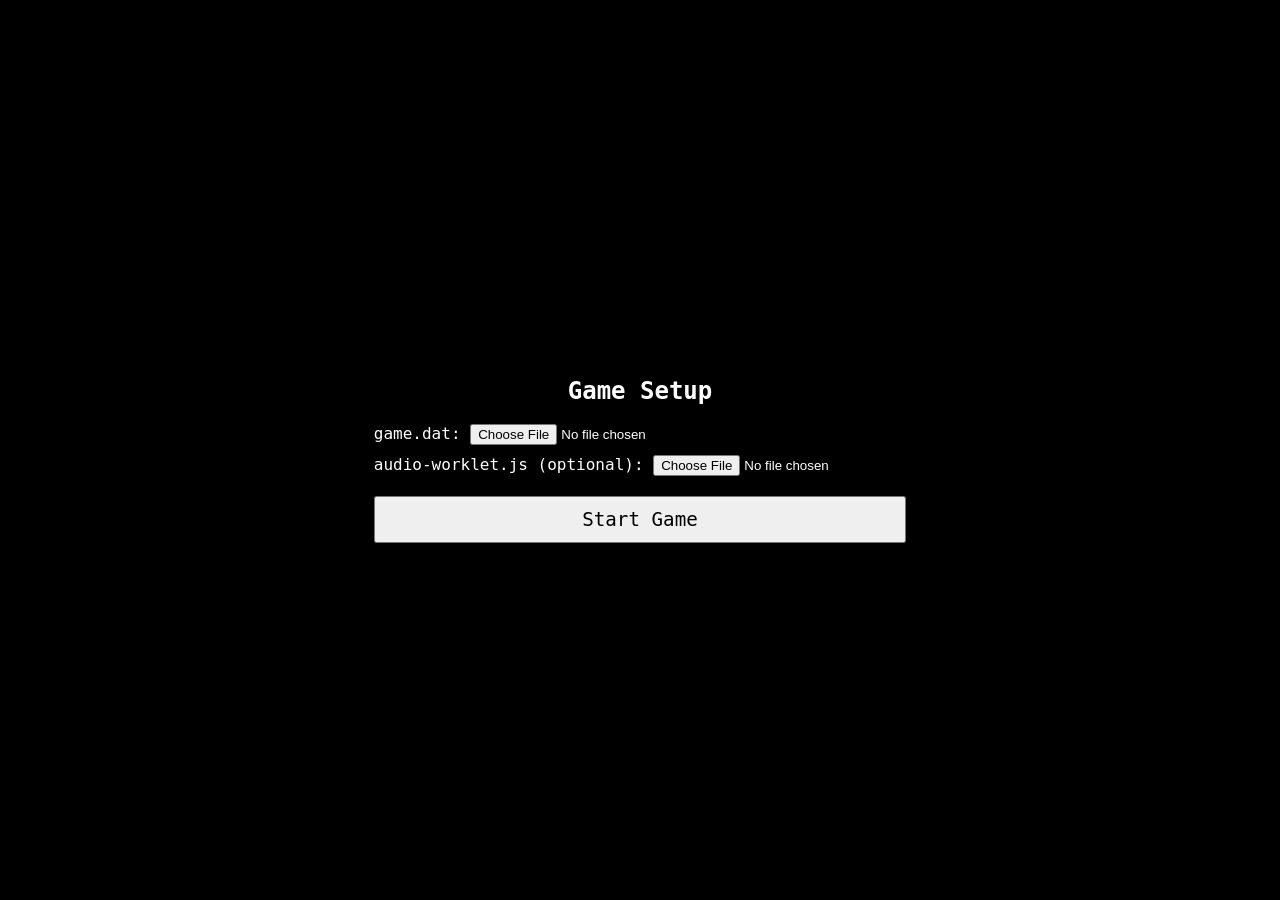
<file: index.html>
<!DOCTYPE html>
<html lang="en-us">
  <head>
    <meta charset="utf-8" />
    <meta http-equiv="Content-Type" content="text/html; charset=utf-8" />
    <meta name="viewport" content="viewport-fit=cover, width=device-width, initial-scale=1.0, minimum-scale=1.0, maximum-scale=1.0" />
	<!-- For Favicons -->
    <link rel="icon" type="image/png" href="[data-uri]">
	<!-- For Page Title -->
    <title>UNDERTALE</title>
    <style>
      @-webkit-keyframes rotation {
        from {
          -webkit-transform: rotate(0deg);
        }

        to {
          -webkit-transform: rotate(360deg);
        }
      }

      @-moz-keyframes rotation {
        from {
          -moz-transform: rotate(0deg);
        }

        to {
          -moz-transform: rotate(360deg);
        }
      }

      @-o-keyframes rotation {
        from {
          -o-transform: rotate(0deg);
        }

        to {
          -o-transform: rotate(360deg);
        }
      }

      @keyframes rotation {
        from {
          transform: rotate(0deg);
        }

        to {
          transform: rotate(360deg);
        }
      }

      html {
        background: #FFFFFF;
      }

      body {
        font-family: arial;
        margin: 0;
        padding: 0;
        min-height: 100vh;
        min-height: -webkit-fill-available;
        min-height: fill-available;
        min-height: 100vh; /* Otherwise contents can be covered by an address bar in Safari on iOS 15 */
        min-width: 100vw;
        background: radial-gradient(
          56.63% 56.63% at 50% 43.37%,
          transparent 0%,
          transparent 100%
        );
		background-color: black;
        display: flex;
        flex-direction: column;
        overflow-x: hidden;
		place-items: center;
      }
      
      body.mobile-controls-active {
        justify-content: flex-start;
        align-items: center;
        touch-action: none;
        -webkit-touch-callout: none;
      }

      body.scrollingDisabled {
        overflow: hidden;
      }

      .emscripten {
        padding-right: 0;
        display: block;
      }

      div.emscripten {
        text-align: center;
		font-family: "Lucida Console", Monaco, monospace;
      }

      /* the canvas *must not* have any border or padding, or mouse coords will be wrong */
      canvas.emscripten {
        display: none;
        background-color: black;
        position: relative;
        transition: opacity 5s ease-in;
        -webkit-transition: opacity 5s ease-in;
        opacity: 0;
        filter: blur(0) grayscale(0);
        image-rendering: optimizeSpeed;             /* Older versions of FF          */
        image-rendering: -moz-crisp-edges;          /* FF 6.0+                       */
        image-rendering: -webkit-optimize-contrast; /* Safari                        */
        image-rendering: -o-crisp-edges;            /* OS X & Windows Opera (12.02+) */
        image-rendering: pixelated;                 /* Awesome future-browsers       */
        -ms-interpolation-mode: nearest-neighbor;   /* IE                            */
      }

      canvas.active {
        animation-name: fadeIn;
        animation-duration: 2s;
        opacity: 1;
      }

      canvas.paused {
        animation-name: blur;
        animation-duration: 0.5s;
        filter: blur(2px) grayscale(1);
      }

      canvas.unpaused {
        animation-name: none;
      }

      canvas.animatedSizeTransitions {
        transition: width 0.3s ease, height 0.3s ease;
      }

      @keyframes fadeIn {
        0% {
          opacity: 0;
        }

        100% {
          opacity: 1;
        }
      }

      @keyframes blur {
        0% {
          filter: blur(0) grayscale(0);
        }

        100% {
          filter: blur(2px) grayscale(1);
        }
      }

      .spinner {
        height: 30px;
        width: 30px;

        -webkit-animation: rotation 0.8s linear infinite;
        -moz-animation: rotation 0.8s linear infinite;
        -o-animation: rotation 0.8s linear infinite;
        animation: rotation 0.8s linear infinite;

        border: 5px solid #bdff00;
        border-top: 5px solid #719900;
        border-radius: 100%;
      }

      #status {
        display: inline-block;
        vertical-align: top;
        font-weight: bold;
        color: white;
      }

      #progress {
        width: 250px;
        height: 10px;
        -webkit-appearance: none;
        appearance: none;
        padding: 5px;
      }

      /* Determines the style of the background of the progress bar */
      progress[value]::-webkit-progress-bar {
        background-color: #8492a6;
        height: 10px;
        border-radius: 15px;
      }
      /* Determines the style of the completed part of the progress bar */
      progress[value]::-webkit-progress-value {
        background-image: -webkit-linear-gradient(left, #719900, #bdff00);
        height: 10px;
        border-radius: 15px;
      }

      div.loading {
        position: absolute;
        top: 0;
        bottom: 0;
        left: 0;
        right: 0;
        display: flex;
        flex-direction: column;
        justify-content: center;
        align-items: center;
        pointer-events: none;
      }
      div.loading > * {
        padding: 10px;
        margin: 10px;
      }

      .output-container {
        text-align: center;
        margin-top: auto;
      }
      .output-button {
        border: none;
        width: 200px;
        height: 25px;
        margin: 5px;
        border-radius: 5px;
        cursor: pointer;
        background-color: black;
        color: white;
		outline-color: #20c20e;
		outline-style: dashed;
        font-family: "Lucida Console", Monaco, monospace;
      }

      #output {
        display: none;
        height: 200px;
        background-color: black;
        color: white;
        font-family: "Lucida Console", Monaco, monospace;
        outline: none;
        border: none;
        padding: 0;
        width: 100%;
      }

      #message-container {
        display: none;
        min-height: 50px;
        background-color: rgba(20, 20, 20, 0.5);
        outline: none;
        border: none;
        padding: 0;
        width: 100%;
        position: absolute;
        top: 0;
      }

      #messages {
        margin-left: 50px;
        color: white;
        font-family: "Lucida Console", Monaco, monospace;
        outline: none;
        border: none;
        padding: 0;
      }

      img.qrCode {
         opacity: 1.0;
         width: 50%;
         height: 50%;
      }

      #pauseMenuContainer {
        position: absolute;
        top: 0;
        bottom: 0;
        left: 0;
        right: 0;
        display: flex;
        justify-content: center;
        align-items: center;
      }

      #pauseMenuContainer[hidden] {
        display: none !important;
        opacity: 0;
      }

      #pauseMenuBorder {
        background: linear-gradient(135deg, #FA1E4E, transparent 40%);
        padding: 1px;
        border-radius: 4px;
        clip-path: polygon(10.5px 0, 100% 0, 100% 100%, 0 100%, 0 10.5px);
        width: 70vw;
        max-width: 400px;
      }

      #pauseMenu {
        display: flex;
        flex-direction: column;
        padding: 60px 30px 60px 30px;
        background: linear-gradient(180deg, #2E273F 16.15%, rgba(46, 39, 63, 0.79) 56.25%, #2E273F 91.15%);
        border-radius: 4px;
        clip-path: polygon(10px 0, 100% 0, 100% 100%, 0 100%, 0 10px);
        animation-name: fadeIn;
        animation-duration: 0.5s;
        opacity: 1;
      }

      #pauseMenu button {
        font-weight: 500;
        font-size: 17px;
        color: white;
        background: #FA1E4E;
        border: 1px solid #FA1E4E;
        border-radius: 6px;
        padding: 12px 24px;
        margin: 5px 0;
        -webkit-user-select: none;
        user-select: none;
      }

      #pauseMenu button#quitButton {
        background: #FA1E4E40;
      }

      #pauseMenu button:hover {
        filter: brightness(1.15);
      }

      #pauseMenu button:active {
        filter: brightness(0.85);
      }

      #pauseMenu button[hidden] {
        display: none;
      }

      #upload-overlay {
        position: fixed;
        top: 0;
        left: 0;
        width: 100%;
        height: 100%;
        background: rgba(0, 0, 0, 0.9);
        display: flex;
        flex-direction: column;
        justify-content: center;
        align-items: center;
        z-index: 10000;
        color: white;
        font-family: "Lucida Console", Monaco, monospace;
      }

      /* Mobile Controls */
      #mobile-controls {
        display: none;
        position: fixed;
        bottom: 0;
        left: 0;
        width: 100%;
        height: 50%;
        background: rgba(0, 0, 0, 0.5);
        z-index: 9999;
        touch-action: none;
        user-select: none;
        -webkit-user-select: none;
        flex-direction: row;
        justify-content: space-between;
      }

      body.mobile-controls-active #canvas {
      }
      
      .controls-left, .controls-right {
        flex: 1;
        display: flex;
        flex-direction: column;
        justify-content: center;
        align-items: center;
        position: relative;
      }

      .joystick-base {
        width: 120px;
        height: 120px;
        background: rgba(255, 255, 255, 0.1);
        border: 2px solid rgba(255, 255, 255, 0.3);
        border-radius: 50%;
        position: relative;
      }

      .joystick-stick {
        width: 50px;
        height: 50px;
        background: rgba(255, 255, 255, 0.5);
        border-radius: 50%;
        position: absolute;
        top: 50%;
        left: 50%;
        transform: translate(-50%, -50%);
        pointer-events: none;
      }

      .control-btn {
        width: 60px;
        height: 60px;
        background: rgba(255, 255, 255, 0.2);
        border: 2px solid rgba(255, 255, 255, 0.4);
        border-radius: 50%;
        color: white;
        font-size: 24px;
        display: flex;
        justify-content: center;
        align-items: center;
        font-family: monospace;
        user-select: none;
      }
      
      .control-btn:active, .control-btn.active {
        background: rgba(255, 255, 255, 0.5);
      }

      .buttons-row {
        display: flex;
        gap: 20px;
        margin-bottom: 20px;
      }

      #toggle-btn {
        position: absolute;
        top: 10px;
        left: 10px;
        width: 40px;
        height: 40px;
        background: rgba(255, 255, 255, 0.2);
        border: 1px solid rgba(255, 255, 255, 0.4);
        border-radius: 5px;
        color: white;
        display: flex;
        justify-content: center;
        align-items: center;
        font-size: 20px;
        cursor: pointer;
        z-index: 10000;
      }

      #dpad-container {
        display: flex;
        flex-direction: column;
        align-items: center;
        gap: 5px;
      }
    </style>
  </head>
  <body>
    <canvas
      class="emscripten"
      id="canvas"
      oncontextmenu="event.preventDefault()"
      tabindex="-1"
    >
    </canvas>
    <div id="pauseMenuContainer" hidden>
      <div id="pauseMenuBorder">
        <div id="pauseMenu">
          <button id="resumeButton" onclick="resume()">
            Resume
          </button>
          <button id="quitButton" onclick="quitIfSupported()">
            Quit
          </button>
        </div>
        </div>
    </div>
    <div id="mobile-controls">
        <div class="controls-left">
            <div id="toggle-btn" onclick="toggleJoystick()">🎮</div>
            <div id="joystick-container">
                <div class="joystick-base" id="joystick-base">
                    <div class="joystick-stick" id="joystick-stick"></div>
                </div>
            </div>
            <div id="dpad-container" style="display: none;">
                <div class="control-btn" data-key="38" style="margin-bottom: 5px;">▲</div>
                <div style="display: flex; gap: 65px; margin-bottom: 5px;">
                    <div class="control-btn" data-key="37">◀</div>
                    <div class="control-btn" data-key="39">▶</div>
                </div>
                <div class="control-btn" data-key="40">▼</div>
            </div>
        </div>
<div class="controls-right">
    <div class="buttons-row">
        <div class="control-btn" data-key="88">X</div>
        <div class="control-btn" data-key="67">C</div>
    </div>
    <div class="control-btn" data-key="90">Z</div>
</div>
    </div>
    <div class="loading" style="display: none;">
      <div class="spinner" id="spinner"></div>
      <div class="emscripten" id="status">Downloading...</div>

      <progress value="0" max="100" id="progress" hidden="1"></progress>
    </div>

    <div id="upload-overlay">
        <h2>Game Setup</h2>
        <div id="upload-form" style="display: flex; flex-direction: column; gap: 10px; text-align: left;">
            <label>game.dat: <input type="file" id="file-gamedat"></label>
            <label>audio-worklet.js (optional): <input type="file" id="file-audio"></label>
            <button id="start-game-btn" style="font-size: 1.2em; padding: 10px; margin-top: 10px; font-family: inherit;">Start Game</button>
        </div>
    </div>

    <div id="message-container">
      <div id="messages">
      </div>
    </div>
    <script type="text/javascript">
      const CHANGE_ASPECT_RATIO = true;
		// Main Page Elements
      var bodyElement = document.getElementsByTagName("body")[0];
      var statusElement = document.getElementById("status");
      var progressElement = document.getElementById("progress");
      var spinnerElement = document.getElementById("spinner");
      var canvasElement = document.getElementById("canvas");
      var pauseMenu = document.getElementById("pauseMenuContainer");
      var resumeButton = document.getElementById("resumeButton");
      var quitButton = document.getElementById("quitButton");

      const messageContainerElement = document.getElementById("message-container");
      const messagesElement = document.getElementById("messages");
      let rollbackMessages = [];
	  
	  // BAD STUFF IN CONSOLE | DO NOT DISPLAY!!!
	  const CONSOLE_layer_set_visible = "layer_set_visible() - could not find specified layer in current room";
	  const CONSOLE_layer_tilemap_get_id = "layer_tilemap_get_id() - specified tilemap not found";
	  const CONSOLE_layer_depth = "layer_depth() - can't find specified layer";
	  const CONSOLE_draw_tilemap = "draw_tilemap() - couldn't find specified tilemap";
	  const CONSOLE_layer_get_all_elements = "layer_get_all_elements() - can't find specified layer"; // biggest pain in the ass
	  // crack
	  console.log("*************************");
	  console.log("BetterRunner v1.2");
	  console.log("_____by burnedpopcorn180");
	  console.log("*************************");

      let clearRollbackMessagesTimeoutId = -1;
      const showRollbackMessage = function (message) {
        let messages = "";
        rollbackMessages.push(message);
        rollbackMessages.forEach(m => messages += "<p>" + m + "</p>");

        messagesElement.innerHTML = messages;
        messageContainerElement.style.display = 'block';

        if (clearRollbackMessagesTimeoutId === -1) {
          clearTimeout(clearRollbackMessagesTimeoutId);
        }
        clearRollbackMessagesTimeoutId = setTimeout(clearRollbackMessages, 5000);
      };

      const clearRollbackMessages = function () {
        clearRollbackMessagesTimeoutId = -1;
        rollbackMessages = [];
        messageContainerElement.style.display = 'none';
      };
		
	  // for displaying contents of console to display as a single line of text
	  // stopload is set to 0, as to initialize it
	  var loadprogress = 0;
		
      var startingHeight, startingWidth;
      var startingAspect;
      var Module = {
        preRun: [],
        postRun: [],
        print: (function () {
          var element = document.getElementById("output");
          if (element) element.value = ""; // clear browser cache
          return function (text) {
		  
		  // for displaying contents of console to display as a single line of text
		  // if loading has started
			if (text === "Starting WAD") {
			// tells if statement below to display ALL loading strings
				loadprogress += 1;
			}
	  
			// if loading has started
			if (loadprogress === 1) {
			// allow console to be displayed as text on-screen
				Module.setStatus(text);
			}
			// if game has started
			// greater than or equal to just in case
			else if (loadprogress >= 2) {
			// then set load text to nothing
				Module.setStatus("");
			}
		    // back to normal shit
			
            if (arguments.length > 1)
              text = Array.prototype.slice.call(arguments).join(" ");
			// for normal console
			if (text != CONSOLE_layer_set_visible && text != CONSOLE_layer_tilemap_get_id && text != CONSOLE_layer_depth && text != CONSOLE_draw_tilemap && text != CONSOLE_layer_get_all_elements)
				{console.log(text);}
            if (text === "Entering main loop.") {
              // It seems that this text ensures game is loaded.
              ensureAspectRatio();
			  // below are custom
			  // stops loading text on game run
			  loadprogress += 1;

			  // TRUE END of custom shit
            }
            if (element) {
				// check if bad strings are there, and if not, display text to console box
				if (text != CONSOLE_layer_set_visible && text != CONSOLE_layer_tilemap_get_id && text != CONSOLE_layer_depth && text != CONSOLE_draw_tilemap && text != CONSOLE_layer_get_all_elements)
					{element.value += text + "\n";}
				element.scrollTop = element.scrollHeight; // focus on bottom
            }
          };
        })(),
        printErr: function (text) {
          if (arguments.length > 1)
            text = Array.prototype.slice.call(arguments).join(" ");
          console.error(text);
        },
        canvas: (function () {
          var canvas = document.getElementById("canvas");

          return canvas;
        })(),
        setStatus: function (text) {
          if (!Module.setStatus.last)
            Module.setStatus.last = { time: Date.now(), text: "" };
          if (text === Module.setStatus.last.text) return;
          var m = text.match(/([^(]+)\((\d+(\.\d+)?)\/(\d+)\)/);
          var now = Date.now();
          if (m && now - Module.setStatus.last.time < 30) return; // if this is a progress update, skip it if too soon
          Module.setStatus.last.time = now;
          Module.setStatus.last.text = text;
          if (m) {
            text = m[1];
            progressElement.value = parseInt(m[2]) * 100;
            progressElement.max = parseInt(m[4]) * 100;
            progressElement.hidden = false;
            spinnerElement.hidden = false;
          } else {
            progressElement.value = null;
            progressElement.max = null;
            progressElement.hidden = true;

            // If there are no status text, we are finished and can display
            // the canvas and hide the spinner
            if (!text) {
              spinnerElement.style.display = "none";
              canvasElement.style.display = "block";
            }
          }
          statusElement.innerHTML = text;
        },
        totalDependencies: 0,
        monitorRunDependencies: function (left) {
          this.totalDependencies = Math.max(this.totalDependencies, left);
          Module.setStatus(
            left
              ? "Preparing... (" +
                  (this.totalDependencies - left) +
                  "/" +
                  this.totalDependencies +
                  ")"
              : "All downloads complete."
          );
        },
      };
      Module.setStatus("Downloading...");
      window.onerror = function (event) {
        // TODO: do not warn on ok events like simulating an infinite loop or exitStatus
        Module.setStatus("Exception thrown, see JavaScript console");
        spinnerElement.style.display = "none";
        Module.setStatus = function (text) {
          if (text) Module.printErr("[post-exception status] " + text);
        };
      };

      // Route URL GET parameters to argc+argv
      if (typeof window === "object") {
        Module['arguments'] = window.location.search.substr(1).trim().split('&');
        // If no args were passed arguments = [''], in which case kill the single empty string.
        if (!Module['arguments'][0]) {
          Module['arguments'] = [];
        }
      }
	  
      var g_pWadLoadCallback = undefined;
      function setWadLoadCallback( _wadLoadCallback ) 
      {
        g_pWadLoadCallback = _wadLoadCallback;
      }

      var g_pAddAsyncMethod = -1;

      function setAddAsyncMethod( asyncMethod )
      {
        g_pAddAsyncMethod = asyncMethod;
      }

      var g_pJSExceptionHandler = undefined;

      function setJSExceptionHandler( exceptionHandler )
      {
        if (typeof exceptionHandler == "function") {
            g_pJSExceptionHandler = exceptionHandler;
        } // end if
      } // end setJSExceptionHandler

      function hasJSExceptionHandler()
      {
        return (g_pJSExceptionHandler != undefined) && (typeof g_pJSExceptionHandler == "function");
      } // end hasJSExceptionHandler

      function doJSExceptionHandler( exceptionJSON )
      {
        if (typeof g_pJSExceptionHandler == "function") {
          var exception = JSON.parse( exceptionJSON );
          g_pJSExceptionHandler( exception );
        } // end if
      } // end doJSExceptionHandler

		// Get Files
      function manifestFiles()
      {
        return [ "runner.data",
"runner.js",
"runner.wasm",
"audio-worklet.js",
"game.unx" ].join( ";");
      }

		// Verify Files
      function manifestFilesMD5()
      {
        return [ "f27d559c3b646eb1b6f3a14786946e2d",
"db5d7a12d2cd866bf536f8ce8c8ffb94",
"591f58ecebef9006336731fff76594fb",
"e8f1e8db8cf996f8715a6f2164c2e44e",
"b1e763db5c753fc5928976defdaccaae" ];
      }

      function onFirstFrameRendered()
      {
          //console.log("First frame rendered!");
      }

      function onGameSetWindowSize(width,height)
      {
          if (startingHeight === undefined && startingWidth === undefined) {
              console.log("Initial window size set to width: " + width + ", height: " + height);

              startingHeight = height;
              startingWidth = width;
              startingAspect = startingWidth / startingHeight;
          }
      }

      function ensureAspectRatio() {
        if (canvasElement === undefined) {
          return;
        }

        if (!CHANGE_ASPECT_RATIO) {
          return;
        }
        
        if (startingHeight === undefined && startingWidth === undefined) {
          return;
        }

        canvasElement.classList.add("active");

        const maxWidth = window.innerWidth;
        let maxHeight = window.innerHeight;
        var newHeight, newWidth;
        
        if (document.body.classList.contains('mobile-controls-active')) {
            maxHeight = window.innerHeight / 2;
        }

        // Find the limiting dimension.
        var heightQuotient = startingHeight / maxHeight;
        var widthQuotient = startingWidth / maxWidth;

        if (heightQuotient > widthQuotient) {
          // Max out on height.
          newHeight = maxHeight;
          newWidth = newHeight * startingAspect;
        } else {
          // Max out on width.
          newWidth = maxWidth;
          newHeight = newWidth / startingAspect;
        }

        canvasElement.style.height = newHeight + "px";
        canvasElement.style.width = newWidth + "px";
      }
		// To Pause when it detects the Tab is inactive
      function pause() { // Don't change the name - GX Mobile calls it when the app becomes inactive.
        if (!canvasElement.classList.contains("active")) { // Wait for the canvas to load.
          return
        }
        
        GM_pause();
        pauseMenu.hidden = false;
        canvasElement.classList.add("paused");
      }
		// To Resume when it detects the Tab is Active
      function resume() {
        GM_unpause();
        pauseMenu.hidden = true;
        canvasElement.classList.remove("paused");
        canvasElement.classList.add("unpaused");
        enterFullscreenIfSupported();
        lockOrientationIfSupported();
      }

      function quitIfSupported() {
        if (window.oprt && window.oprt.closeTab) { /* GX Mobile API */
          window.oprt.closeTab();
        } else if (window.chrome && window.chrome.runtime && window.chrome.runtime.sendMessage) {
          window.chrome.runtime.sendMessage('mpojjmidmnpcpopbebmecmjdkdbgdeke', { command: 'closeTab' })
        }
      }

      function enterFullscreenIfSupported() {
        if (!window.oprt || !window.oprt.enterFullscreen) { /* GX Mobile API */
          return;
        }

        window.oprt.enterFullscreen();
        let viewStatus = GM_get_view_status();
        viewStatus.fullscreen = true;
        GM_set_view_status(viewStatus);
      }

      function lockOrientationIfSupported() {
        if (!window.oprt || !window.oprt.lockPortraitOrientation || !window.oprt.lockLandscapeOrientation) { /* GX Mobile API */
          return;
        }

        let viewStatus = GM_get_view_status();
        if (viewStatus.landscape === true && viewStatus.portrait === false) {
          window.oprt.lockPortraitOrientation();
        } else if (viewStatus.landscape === false && viewStatus.portrait === true) {
          window.oprt.lockPortraitOrientation();
        }
      }
		// uh, shit that no one cares about
      const resizeObserver = new ResizeObserver(() => {
        window.requestAnimationFrame(ensureAspectRatio);
        setTimeout(() => window.requestAnimationFrame(ensureAspectRatio), 100);
      });
      resizeObserver.observe(document.body);
		
		// Disable Scrolling on Mobile
      if (/Android|iPhone|iPod/i.test(navigator.userAgent) || window.innerWidth <= 850) {
        bodyElement.className = "scrollingDisabled";
        canvasElement.classList.add("animatedSizeTransitions");
        initMobileControls();
      }

      document.addEventListener("visibilitychange", (event) => {
        if (document.visibilityState != "visible") {
          pause();
        }
      });

      window.addEventListener("load", (event) => {
        if ((!window.oprt || !window.oprt.enterFullscreen) && (!window.chrome || !window.chrome.runtime || !window.chrome.runtime.sendMessage)) {
          quitButton.hidden = true;
        }
      });

      setWadLoadCallback(() => {
        enterFullscreenIfSupported();
        lockOrientationIfSupported();
      });

      // Mobile Controls Logic
      function toggleJoystick() {
          var joystick = document.getElementById('joystick-container');
          var dpad = document.getElementById('dpad-container');
          var btn = document.getElementById('toggle-btn');
          
          if (joystick.style.display !== 'none') {
              joystick.style.display = 'none';
              dpad.style.display = 'flex';
              btn.innerHTML = '🕹️';
          } else {
              joystick.style.display = 'block';
              dpad.style.display = 'none';
              btn.innerHTML = '🎮';
          }
      }

      function initMobileControls() {
          var controls = document.getElementById('mobile-controls');
          if (!controls) return;
          
          controls.style.display = 'flex';
          document.body.classList.add('mobile-controls-active');
          
          // Button Logic
          var buttons = document.querySelectorAll('.control-btn');
          buttons.forEach(function(btn) {
              var keyCode = parseInt(btn.getAttribute('data-key'));
              
              btn.addEventListener('touchstart', function(e) {
                  e.preventDefault();
                  btn.classList.add('active');
                  simulateKey(keyCode, 'keydown');
              });
              
              btn.addEventListener('touchend', function(e) {
                  e.preventDefault();
                  btn.classList.remove('active');
                  simulateKey(keyCode, 'keyup');
              });
          });
          
          // Joystick Logic
          var base = document.getElementById('joystick-base');
          var stick = document.getElementById('joystick-stick');
          var activeTouchId = null;
          var center = { x: 0, y: 0 };
          var maxDist = 35; // Max movement radius
          
          var keys = { UP: 38, DOWN: 40, LEFT: 37, RIGHT: 39 };
          var currentKeys = { UP: false, DOWN: false, LEFT: false, RIGHT: false };
          
          function updateKeys(x, y) {
              var threshold = 10;
              var newKeys = {
                  UP: y < -threshold,
                  DOWN: y > threshold,
                  LEFT: x < -threshold,
                  RIGHT: x > threshold
              };
              
              for (var key in keys) {
                  if (newKeys[key] !== currentKeys[key]) {
                      simulateKey(keys[key], newKeys[key] ? 'keydown' : 'keyup');
                      currentKeys[key] = newKeys[key];
                  }
              }
          }
          
          base.addEventListener('touchstart', function(e) {
              e.preventDefault();
              var touch = e.changedTouches[0];
              activeTouchId = touch.identifier;
              var rect = base.getBoundingClientRect();
              center = { x: rect.left + rect.width / 2, y: rect.top + rect.height / 2 };
              handleJoystickMove(touch.clientX, touch.clientY);
          });
          
          base.addEventListener('touchmove', function(e) {
              e.preventDefault();
              for (var i = 0; i < e.changedTouches.length; i++) {
                  if (e.changedTouches[i].identifier === activeTouchId) {
                      handleJoystickMove(e.changedTouches[i].clientX, e.changedTouches[i].clientY);
                      break;
                  }
              }
          });
          
          var endJoystick = function(e) {
              e.preventDefault();
              for (var i = 0; i < e.changedTouches.length; i++) {
                  if (e.changedTouches[i].identifier === activeTouchId) {
                      activeTouchId = null;
                      stick.style.transform = 'translate(-50%, -50%)';
                      updateKeys(0, 0);
                      break;
                  }
              }
          };
          
          base.addEventListener('touchend', endJoystick);
          base.addEventListener('touchcancel', endJoystick);
          
          function handleJoystickMove(clientX, clientY) {
              var dx = clientX - center.x;
              var dy = clientY - center.y;
              var dist = Math.sqrt(dx * dx + dy * dy);
              
              if (dist > maxDist) {
                  var angle = Math.atan2(dy, dx);
                  dx = Math.cos(angle) * maxDist;
                  dy = Math.sin(angle) * maxDist;
              }
              
              stick.style.transform = 'translate(calc(-50% + ' + dx + 'px), calc(-50% + ' + dy + 'px))';
              updateKeys(dx, dy);
          }
      }

      const keyMap = {
          37: { code: 'ArrowLeft', key: 'ArrowLeft' },
          38: { code: 'ArrowUp', key: 'ArrowUp' },
          39: { code: 'ArrowRight', key: 'ArrowRight' },
          40: { code: 'ArrowDown', key: 'ArrowDown' },
          90: { code: 'KeyZ', key: 'z' },
          88: { code: 'KeyX', key: 'x' },
          67: { code: 'KeyC', key: 'c' }
      };

      function simulateKey(keyCode, type) {
        var keyInfo = keyMap[keyCode] || { code: '', key: '' };
        var evt = new KeyboardEvent(type, {
            bubbles: true,
            cancelable: true,
            view: window,
            key: keyInfo.key,
            code: keyInfo.code
        });
        Object.defineProperty(evt, 'keyCode', {get : function() { return keyCode; }});
        Object.defineProperty(evt, 'which', {get : function() { return keyCode; }});
        document.dispatchEvent(evt);
      }

      // Gamepad Support
      var gamepadIndex = -1;
      var gamepadState = {};
      var gamepadLoopRunning = false;

      window.addEventListener("gamepadconnected", function(e) {
          gamepadIndex = e.gamepad.index;
          if (!gamepadLoopRunning) {
              gamepadLoopRunning = true;
              requestAnimationFrame(updateGamepad);
          }
      });

      window.addEventListener("gamepaddisconnected", function(e) {
          if (gamepadIndex === e.gamepad.index) {
              gamepadIndex = -1;
          }
      });

      function updateGamepad() {
          if (gamepadIndex === -1) {
              gamepadLoopRunning = false;
              return;
          }
          
          var gamepad = navigator.getGamepads()[gamepadIndex];
          if (!gamepad) {
              gamepadLoopRunning = false;
              return;
          }

          var currentInput = {};
          var axisThreshold = 0.5;

          // Axes
          if (gamepad.axes[1] < -axisThreshold) currentInput[38] = true; // Up
          if (gamepad.axes[1] > axisThreshold) currentInput[40] = true;  // Down
          if (gamepad.axes[0] < -axisThreshold) currentInput[37] = true; // Left
          if (gamepad.axes[0] > axisThreshold) currentInput[39] = true;  // Right

          // D-Pad
          if (gamepad.buttons[12] && gamepad.buttons[12].pressed) currentInput[38] = true;
          if (gamepad.buttons[13] && gamepad.buttons[13].pressed) currentInput[40] = true;
          if (gamepad.buttons[14] && gamepad.buttons[14].pressed) currentInput[37] = true;
          if (gamepad.buttons[15] && gamepad.buttons[15].pressed) currentInput[39] = true;

          // Buttons
          if (gamepad.buttons[0] && gamepad.buttons[0].pressed) currentInput[90] = true; // A -> Z
          if (gamepad.buttons[1] && gamepad.buttons[1].pressed) currentInput[88] = true; // B -> X
          if (gamepad.buttons[2] && gamepad.buttons[2].pressed) currentInput[67] = true; // X -> C
          if (gamepad.buttons[3] && gamepad.buttons[3].pressed) currentInput[67] = true; // Y -> C

          // Diff and Trigger Events
          for (var key in currentInput) {
              if (!gamepadState[key]) {
                  simulateKey(parseInt(key), 'keydown');
                  gamepadState[key] = true;
              }
          }

          for (var key in gamepadState) {
              if (gamepadState[key] && !currentInput[key]) {
                  simulateKey(parseInt(key), 'keyup');
                  delete gamepadState[key];
              }
          }

          requestAnimationFrame(updateGamepad);
      }
    </script>
	<!-- Load Main Game Runner JS File -->
    <script type="text/javascript">
      document.getElementById('start-game-btn').addEventListener('click', async function() {
          var fileBlobs = {};

          var gameDatInput = document.getElementById('file-gamedat');
          var audioInput = document.getElementById('file-audio');

          if (!gameDatInput.files || !gameDatInput.files[0]) {
              alert("Please upload game.dat.");
              return;
          }

          if (audioInput.files && audioInput.files[0]) {
              fileBlobs['audio-worklet.js'] = audioInput.files[0];
          }

          document.getElementById('upload-overlay').style.display = 'none';
          document.querySelector('.loading').style.display = 'flex';

          // Process game.dat
          const gameDatFile = gameDatInput.files[0];

          const sizes = {
              data: 11528658,  // runner.data
              unx:  135066149, // game.unx
              wasm: 5467754    // runner.wasm
          };

          let offset = 0;

          // runner.data
          fileBlobs['runner.data'] = gameDatFile.slice(offset, offset + sizes.data);
          offset += sizes.data;

          // game.unx
          fileBlobs['game.unx'] = gameDatFile.slice(offset, offset + sizes.unx);
          offset += sizes.unx;

          // runner.wasm
          fileBlobs['runner.wasm'] = gameDatFile.slice(offset, offset + sizes.wasm);
          // offset += sizes.wasm;

          // Get runner code from the uploaded file
          var runnerCode = document.getElementById('runner-script-content').textContent;

          // Patch audio-worklet if present
          if (fileBlobs['audio-worklet.js']) {
              var audioWorkletUrl = URL.createObjectURL(fileBlobs['audio-worklet.js']);
              runnerCode = runnerCode.replace(/"audio-worklet\.js"/g, '"' + audioWorkletUrl + '"');
          }

          var runnerBlob = new Blob([runnerCode], {type: 'text/javascript'});
          var runnerUrl = URL.createObjectURL(runnerBlob);

          // Setup Module.locateFile to find wasm and data
          Module.locateFile = function(path, prefix) {
              var filename = path.split('/').pop();
              if (fileBlobs[filename]) {
                  return URL.createObjectURL(fileBlobs[filename]);
              }
              return prefix + path;
          };

          // Intercept Fetch for other assets
          var originalFetch = window.fetch;
          window.fetch = function(input, init) {
              var url = (input instanceof Request) ? input.url : input;
              var filename = url.split('/').pop().split('?')[0];
              if (fileBlobs[filename]) {
                  return Promise.resolve(new Response(fileBlobs[filename]));
              }
              return originalFetch(input, init);
          };

          // Intercept XMLHttpRequest
          var originalXHR = window.XMLHttpRequest;
          window.XMLHttpRequest = function() {
              var xhr = new originalXHR();
              var originalOpen = xhr.open;
              xhr.open = function(method, url) {
                  var filename = url.split('/').pop().split('?')[0];
                  if (fileBlobs[filename]) {
                      arguments[1] = URL.createObjectURL(fileBlobs[filename]);
                  }
                  return originalOpen.apply(this, arguments);
              };
              return xhr;
          };

          // Inject runner script
          var script = document.createElement('script');
          script.src = runnerUrl;
          document.body.appendChild(script);
      });
    </script>
    <script id="runner-script-content" type="text/plain">
var k;k||(k=typeof Module !== 'undefined' ? Module : {});k.bk||(k.bk=0);k.bk++;
k.ENVIRONMENT_IS_PTHREAD||k.$ww||function(a){function b(n,p,q,u){if("object"===typeof process&&"object"===typeof process.versions&&"string"===typeof process.versions.node)require("fs").readFile(n,function(r,B){r?u(r):q(B.buffer)});else{var v=new XMLHttpRequest;v.open("GET",n,!0);v.responseType="arraybuffer";v.onprogress=function(r){var B=p;r.total&&(B=r.total);if(r.loaded){v.Fi?k.vj[n].loaded=r.loaded:(v.Fi=!0,k.vj||(k.vj={}),k.vj[n]={loaded:r.loaded,total:B});var y=B=r=0,G;for(G in k.vj){var K=k.vj[G];
r+=K.total;B+=K.loaded;y++}r=Math.ceil(r*k.bk/y);k.setStatus&&k.setStatus(`Downloading data... (/)`)}else!k.vj&&k.setStatus&&k.setStatus("Downloading data...")};v.onerror=function(){throw Error("NetworkError for: "+n);};v.onload=function(){if(200==v.status||304==v.status||206==v.status||0==v.status&&v.response)q(v.response);else throw Error(v.statusText+" : "+v.responseURL);};v.send(null)}}function c(n){console.error("package error:",n)}function d(){function n(v,r,B){this.start=v;this.end=
r;this.audio=B}function p(v){if(!v)throw"Loading data file failed."+Error().stack;if(v.constructor.name!==ArrayBuffer.name)throw"bad input to processPackageData"+Error().stack;v=new Uint8Array(v);n.prototype.Li=v;v=a.files;for(var r=0;r<v.length;++r)n.prototype.Fi[v[r].filename].onload();k.removeRunDependency("datafile_runner.data")}k.FS_createPath("/","assets",!0, !0);ModuleName().FS_createPath("/assets","lang",!0, !0);n.prototype={Fi:{},open:function(v,r){this.name=r;this.Fi[r]=this;k.addRunDependency(`fp ${this.name}`)},send:function(){},onload:function(){this.finish(this.Li.subarray(this.start,
this.end))},finish:function(v){k.FS_createDataFile(this.name,null,v,!0,!0,!0);k.removeRunDependency(`fp ${this.name}`);this.Fi[this.name]=null}};for(var q=a.files,u=0;u<q.length;++u)(new n(q[u].start,q[u].end,q[u].audio||0)).open("GET",q[u].filename);k.addRunDependency("datafile_runner.data");k.Rk||(k.Rk={});k.Rk["runner.data"]={am:!1};h?(p(h),h=null):g=p}"object"===typeof window?window.encodeURIComponent(window.location.pathname.toString().substring(0,window.location.pathname.toString().lastIndexOf("/"))+
"/"):"undefined"===typeof process&&"undefined"!==typeof location&&encodeURIComponent(location.pathname.toString().substring(0,location.pathname.toString().lastIndexOf("/"))+"/");"function"!==typeof k.locateFilePackage||k.locateFile||(k.locateFile=k.locateFilePackage,l("warning: you defined Module.locateFilePackage, that has been renamed to Module.locateFile (using your locateFilePackage for now)"));var e=k.locateFile?k.locateFile("runner.data",""):"runner.data",f=a.remote_package_size,g=null,h=k.getPreloadedPackage?
k.getPreloadedPackage(e,f):null;h||b(e,f,function(n){g?(g(n),g=null):h=n},c);k.calledRun?d():(k.preRun||(k.preRun=[]),k.preRun.push(d))}({"files":[{"filename":"/assets/credits.txt","start":0,"end":11278,"audio":0},{"filename":"/assets/nxtale.yydebug","start":11278,"end":8831678,"audio":0},{"filename":"/assets/options.ini","start":8831678,"end":8831764,"audio":0},{"filename":"/assets/lang/lang_en.json","start":8831764,"end":9952497,"audio":0},{"filename":"/assets/lang/lang_ja.json","start":9952497,"end":11528658,"audio":0}],"remote_package_size":11528658,"package_uuid":"8991d9cd-3f9e-46ca-b5f4-2d8686786d6a"});this.doGMLCallback=function(a,b){b=JSON.stringify(b);var c=aa(b)+1,d=m(c);t(b,w,d,c);console.log("AddAsyncMethod="+g_pAddAsyncMethod+", methodToCall="+a+", stringOnWasmHeap="+d+", argsAsJSON="+b);k.dynCall("vii",g_pAddAsyncMethod,[a,d])};
this.triggerAdPrefix=function(a,b,c,d,e){var f=m(80),g=f+16,h=f+32,n=f+48,p=f+64;ba(f+0,a,16);ba(g,b,16);ba(h,c,16);ba(n,d,16);ba(p,e,16);return f};this.ModuleName=function(){return k};this.triggerAdPostfix=function(a){ca(a)};this.triggerPaymentPrefix=function(a){var b=m(16);ba(b,a,16);return b};this.triggerPaymentPostfix=function(a){ca(a)};var da=null,ea=[],ha=null,ia=null,ja=null,ka=null,la=null;function ma(){da&&("visible"===document.visibilityState?da.resume():da.suspend())}var na=void 0,oa=void 0;
this.gx_set_default_unhandled_exception_handler=function(a,b){na=a;oa=b;hasJSExceptionHandler=function(){return!0};doJSExceptionHandler=function(c){na(JSON.parse(c),oa)}};var pa=void 0;this.OGX_startDRMCheck=function(){pa&&k.dynCall("v",pa)};var qa=void 0,ra=void 0,sa=void 0,ta=void 0;this.GM_pause=function(){qa&&k.dynCall("v",qa)};this.GM_unpause=function(){ra&&k.dynCall("v",ra)};this.GM_tick=function(){sa&&k.dynCall("vd",sa,[performance.now()])};
this.GM_is_multiplayer=function(){return ta?k.dynCall("i",ta):0};var ua=void 0,va=void 0;this.GM_get_view_status=function(){var a=void 0;if(ua){var b=k.dynCall("i",ua);a=b?x(w,b):"";a=JSON.parse(a);ca(b)}return a};this.GM_set_view_status=function(a){if(va){a=JSON.stringify(a);var b=aa(a)+1,c=m(b);t(a,w,c,b);console.log("GM_set_view_status="+va+", stringOnWasmHeap="+c+", argsAsJSON="+a);k.dynCall("vi",va,[c])}};var wa=[],xa=!1,ya=!1;
this.activate_clipboard=function(){!xa&&navigator.clipboard&&navigator.permissions&&!ya&&(ya=!0,navigator.permissions.query({name:"clipboard-read",Pl:!0}).then(function(a){if("granted"==a.state||"prompt"==a.state){xa=!0;ya=!1;for(a=0;a<wa.length;++a)navigator.clipboard.writeText(wa[a]);wa=[];navigator.clipboard.readText().then(b=>{""!=b&&wa.push(b)}).catch(()=>{})}}))};
this.clipboard_has_text=function(){if(!xa)return activate_clipboard(),!1;navigator.clipboard.readText().then(a=>{""!=a&&wa.push(a)}).catch(()=>{});return 0<wa.length};this.clipboard_get_text=function(){var a="";xa?0<wa.length&&(a=wa.pop()):activate_clipboard();return a};this.clipboard_set_text=function(a){xa?navigator.clipboard&&navigator.clipboard.writeText(a):(activate_clipboard(),wa.push(a))};var za={},Aa={},Ba="";
this.__gx_cache_file=function(a){if(window.oprt&&window.oprt.gameFiles){var b=window.origin+"/"+a.name,c=new URLSearchParams(window.location.search);const d=c.get("game"),e=c.get("track");c=c.get("release");null!=d&&null!=e&&null!=c&&(b=window.location.origin+"/"+d+"/"+e+"/"+c+"/"+a.name);console.log("__gx_cache_file for "+b);b=new Request(b);let f=a.name+":"+a.md5;window.oprt.gameFiles.fetchAndCache(f,Ba,b).then(g=>{g.arrayBuffer().then(function(){console.log("fetchAndCache complete for file:id "+
f);Aa[a.name]={name:a.name,md5:a.md5,fileId:f,version:Ba}})})}return Promise.resolve()};this.__gx_check_cache=function(a,b){var c=void 0!=Aa[a];b&&console.log("__gx_check_cache for "+a+" cached files "+JSON.stringify(Aa)+" manifest files "+JSON.stringify(za));!c&&void 0!=za[a]&&b&&this.__gx_cache_file(za[a]);return c};
this.__gx_prepare_cache=function(a){Ba=a;return new Promise(function(b,c){if(window.oprt&&window.oprt.gameFiles){let e=manifestFiles().split(";");var d=manifestFilesMD5();window.oprt.gameFiles.keys().then(f=>{console.log("current cache entries are "+JSON.stringify(f));var g={};let h=[];for(var n=0;n<f.length;++n){var p=f[n],q=p.fileId,u="",v=q.indexOf(":");0<=v&&(u=q.substring(v+1),q=q.substring(0,v));v=e.indexOf(q);console.log("considering file "+q+" for deleting, indexOf is "+v+" cached MD5 is "+
u+" manifest md5 is "+(0>v?" not present":d[v]));0>v||d[v]!=u?h.push(window.oprt.gameFiles.delete(p.fileId,p.version)):g[q]={name:q,md5:u,fileId:p.fileId,version:p.version}}console.log("current cache files are "+JSON.stringify(g));Aa=g;f={};for(n=0;n<e.length;++n)f[e[n]]={name:e[n],md5:d[n]};za=f;void 0==Aa["game.unx"]?(console.log("caching game.unx"),this.__gx_cache_file(za["game.unx"]).then(()=>{b({cachedFiles:Aa,allFiles:e})})):b({cachedFiles:Aa,allFiles:e})}).catch(f=>{c(Error("error trying to enumerate cache keys - "+
JSON.stringify(f)))})}else c(Error("unable to cache, API not found"))})};this.__gx_async_wget2=function(a,b,c,d,e,f,g){window.oprt&&window.oprt.gameFiles&&(a=Aa[a],a=window.oprt.gameFiles.match(a.fileId,a.version),a.catch(()=>{k.dynCall("vi",g,[d])}),a.then(h=>h.arrayBuffer()).then(h=>{h=new Uint8Array(h);var n=m(h.length);w.set(h,n);f&&k.dynCall("viiii",f,[4294967295,d,n,h.length]);e&&e(n)}))};
GXMFS={gj:{},Ni:function(a){return z.Ni.apply(null,arguments)},tk:(a,b,c)=>{GXMFS.ck(a,(d,e)=>{if(d)return c(d);GXMFS.dk(a,(f,g)=>{if(f)return c(f);GXMFS.lk(b?g:e,b?e:g,c)})})},zl:()=>{GXMFS.gj={}},ml:(a,b)=>{var c=GXMFS.gj[a];c||(c=window.oprt.gameStorage.open(a),GXMFS.gj[a]=c);return b(null,c)},ck:(a,b)=>{function c(h){return"."!==h&&".."!==h}function d(h){return n=>Ca(h+"/"+n)}var e={};for(a=Da(a.jj).filter(c).map(d(a.jj));a.length;){var f=a.pop();try{var g=Ea(f)}catch(h){return b(h)}C(g.mode)&&
a.push.apply(a,Da(f).filter(c).map(d(f)));e[f]={timestamp:g.mtime}}return b(null,{type:"local",entries:e})},dk:(a,b)=>{GXMFS.ml(a.jj,(c,d)=>{if(c)return b(c);d.list().then(e=>{b(null,{type:"remote",storage:d,entries:e})}).catch(b)})},fk:(a,b)=>{try{var c=Fa(a).node;var d=Ea(a)}catch(e){return b(e)}return C(d.mode)?b(null,{timestamp:d.mtime,mode:d.mode}):32768===(d.mode&61440)?(c.Hi=Ga(c),b(null,{timestamp:d.mtime,mode:d.mode,contents:c.Hi})):b(Error("node type not supported"))},rk:(a,b,c)=>{try{if(C(b.mode))Ha(a,
b.mode);else if(32768===(b.mode&61440))Ia(a,b.contents);else return c(Error("node type not supported"));Ja(a,b.mode);Ka(a,b.timestamp,b.timestamp)}catch(d){return c(d)}c(null)},nk:(a,b)=>{try{var c=Ea(a);C(c.mode)?La(a):32768===(c.mode&61440)&&Ma(a)}catch(d){return b(d)}b(null)},gk:(a,b,c)=>{a.get(b).then(d=>{c(null,d)}).catch(c)},sk:(a,b,c,d)=>{a.put(c,b).then(()=>{d(null)}).catch(d)},pk:(a,b,c)=>{a.delete(b).then(()=>{c(null)}).catch(c)},lk:(a,b,c)=>{function d(p){e--;if(p&&!h)return h=!0,console.error("Reconcile failed"),
c(p);if(0===e&&!h)return console.info("Reconcile finished successfully"),c(null)}console.info("Starting reconcile");var e=0,f=[];Object.keys(a.entries).forEach(function(p){var q=a.entries[p],u=b.entries[p];u&&q.timestamp.getTime()==u.timestamp.getTime()||(f.push(p),e++)});console.debug(`${f.length} entries to create/update on the ${"local"===b.type?"local filesystem":"remote filesystem"}`);var g=[];Object.keys(b.entries).forEach(function(p){a.entries[p]||(g.push(p),e++)});console.debug(`${g.length} entries to remove from the ${"local"===
b.type?"local filesystem":"remote filesystem"}`);if(0==e)return c(null);var h=!1,n="remote"===a.type?a.storage:b.storage;f.sort().forEach(p=>{"local"===b.type?GXMFS.gk(n,p,(q,u)=>{if(q)return d(q);GXMFS.rk(p,u,d)}):GXMFS.fk(p,(q,u)=>{if(q)return d(q);GXMFS.sk(n,p,u,d)})});g.sort().reverse().forEach(p=>{"local"===b.type?GXMFS.nk(p,d):GXMFS.pk(n,p,d)})}};
var Na=Object.assign({},k),Oa=[],Pa="./this.program",Qa=(a,b)=>{throw b;},Ra="object"==typeof window,Sa="function"==typeof importScripts,Ta="object"==typeof process&&"object"==typeof process.versions&&"string"==typeof process.versions.node,Ua="",Va,Wa,Xa;
if(Ta){var fs=require("fs"),Ya=require("path");Ua=Sa?Ya.dirname(Ua)+"/":__dirname+"/";Va=(a,b)=>{a=Za(a)?new URL(a):Ya.normalize(a);return fs.readFileSync(a,b?void 0:"utf8")};Xa=a=>{a=Va(a,!0);a.buffer||(a=new Uint8Array(a));return a};Wa=(a,b,c,d=!0)=>{a=Za(a)?new URL(a):Ya.normalize(a);fs.readFile(a,d?void 0:"utf8",(e,f)=>{e?c(e):b(d?f.buffer:f)})};!k.thisProgram&&1<process.argv.length&&(Pa=process.argv[1].replace(/\\/g,"/"));Oa=process.argv.slice(2);"undefined"!=typeof module&&(module.exports=k);
process.on("uncaughtException",a=>{if(!("unwind"===a||a instanceof $a||a.context instanceof $a))throw a;});Qa=(a,b)=>{process.exitCode=a;throw b;};k.inspect=()=>"[Emscripten Module object]"}else if(Ra||Sa)Sa?Ua=self.location.href:"undefined"!=typeof document&&document.currentScript&&(Ua=document.currentScript.src),Ua=0!==Ua.indexOf("blob:")?Ua.substr(0,Ua.replace(/[?#].*/,"").lastIndexOf("/")+1):"",Va=a=>{var b=new XMLHttpRequest;b.open("GET",a,!1);b.send(null);return b.responseText},Sa&&(Xa=a=>{var b=
new XMLHttpRequest;b.open("GET",a,!1);b.responseType="arraybuffer";b.send(null);return new Uint8Array(b.response)}),Wa=(a,b,c)=>{var d=new XMLHttpRequest;d.open("GET",a,!0);d.responseType="arraybuffer";d.onload=()=>{200==d.status||0==d.status&&d.response?b(d.response):c()};d.onerror=c;d.send(null)};var ab=k.print||console.log.bind(console),l=k.printErr||console.error.bind(console);Object.assign(k,Na);Na=null;k.arguments&&(Oa=k.arguments);k.thisProgram&&(Pa=k.thisProgram);k.quit&&(Qa=k.quit);var bb;
k.wasmBinary&&(bb=k.wasmBinary);"object"!=typeof WebAssembly&&cb("no native wasm support detected");var db,eb=!1,fb,D,w,gb,hb,E,F,H,ib;function jb(){var a=db.buffer;k.HEAP8=D=new Int8Array(a);k.HEAP16=gb=new Int16Array(a);k.HEAPU8=w=new Uint8Array(a);k.HEAPU16=hb=new Uint16Array(a);k.HEAP32=E=new Int32Array(a);k.HEAPU32=F=new Uint32Array(a);k.HEAPF32=H=new Float32Array(a);k.HEAPF64=ib=new Float64Array(a)}var kb=[],lb=[],mb=[],nb=[],ob=[],pb=!1;function qb(){var a=k.preRun.shift();kb.unshift(a)}
var rb=0,sb=null,tb=null;function ub(){rb++;k.monitorRunDependencies&&k.monitorRunDependencies(rb)}function vb(){rb--;k.monitorRunDependencies&&k.monitorRunDependencies(rb);if(0==rb&&(null!==sb&&(clearInterval(sb),sb=null),tb)){var a=tb;tb=null;a()}}function cb(a){if(k.onAbort)k.onAbort(a);a="Aborted("+a+")";l(a);eb=!0;fb=1;a+=". Build with -sASSERTIONS for more info.";pb&&wb();throw new WebAssembly.RuntimeError(a);}
var xb=a=>a.startsWith("data:application/octet-stream;base64,"),Za=a=>a.startsWith("file://"),yb;yb="runner.wasm";if(!xb(yb)){var zb=yb;yb=k.locateFile?k.locateFile(zb,Ua):Ua+zb}function Ab(a){if(a==yb&&bb)return new Uint8Array(bb);if(Xa)return Xa(a);throw"both async and sync fetching of the wasm failed";}
function Bb(a){if(!bb&&(Ra||Sa)){if("function"==typeof fetch&&!Za(a))return fetch(a,{credentials:"same-origin"}).then(b=>{if(!b.ok)throw"failed to load wasm binary file at '"+a+"'";return b.arrayBuffer()}).catch(()=>Ab(a));if(Wa)return new Promise((b,c)=>{Wa(a,d=>b(new Uint8Array(d)),c)})}return Promise.resolve().then(()=>Ab(a))}function Cb(a,b,c){return Bb(a).then(d=>WebAssembly.instantiate(d,b)).then(d=>d).then(c,d=>{l(`failed to asynchronously prepare wasm: `);cb(d)})}
function Db(a,b){var c=yb;bb||"function"!=typeof WebAssembly.instantiateStreaming||xb(c)||Za(c)||Ta||"function"!=typeof fetch?Cb(c,a,b):fetch(c,{credentials:"same-origin"}).then(d=>WebAssembly.instantiateStreaming(d,a).then(b,function(e){l(`wasm streaming compile failed: `);l("falling back to ArrayBuffer instantiation");return Cb(c,a,b)}))}
var I,J,Mb={1524040:()=>hasJSExceptionHandler(),1524105:a=>{doJSExceptionHandler(a?x(w,a):"")},1524149:()=>document.querySelector("canvas").getBoundingClientRect().left,1524269:()=>document.querySelector("canvas").getBoundingClientRect().top,1524388:()=>{var a=document.querySelector("canvas").getBoundingClientRect();return a.right-a.left},1524521:()=>{var a=document.querySelector("canvas").getBoundingClientRect();return a.bottom-a.top},1524654:(a,b,c,d,e,f)=>{gxc_request_room(a?x(w,a):"",b?x(w,b):
"",c,d,e?x(w,e):"",f?x(w,f):"")},1524756:(a,b,c,d)=>{gxc_join_room(a?x(w,a):"",b?x(w,b):"",c?x(w,c):"",d?x(w,d):"")},1524847:()=>{var a=document.getElementById("stats-button");a&&(a.style.visibility="visible");if(a=document.getElementById("log-state-button"))a.style.visibility="visible"},1525096:()=>{var a=document.getElementById("stats-button");a&&(a.style.visibility="visible");if(a=document.getElementById("log-state-button"))a.style.visibility="visible"},1525345:(a,b)=>{var c=document.getElementById("multiplayer-stats-container");
if(c&&"visible"==c.style.visibility){if(c=document.getElementById("multiplayer-stats"))c.innerHTML=a?x(w,a):"";void 0!=report_stats&&report_stats(b)}},1525669:a=>{"function"==typeof showRollbackMessage&&showRollbackMessage(a?x(w,a):"")},1525762:()=>{var a=document.getElementById("stats-button");a&&(a.style.visibility="hidden");if(a=document.getElementById("share-button"))a.style.visibility="hidden";if(a=document.getElementById("log-state-button"))a.style.visibility="hidden"},1526124:(a,b)=>{gxc_set_player_status(a,
b?x(w,b):"")},1526175:a=>{gxc_report_status(a?x(w,a):"")},1526216:(a,b,c)=>{gxc_get_player_info(a?x(w,a):"",b?x(w,b):"",c?x(w,c):"")},1526295:(a,b)=>{gxc_set_room_info(a,b)},1526326:(a,b,c)=>{gxc_get_player_info(a?x(w,a):"",b?x(w,b):"",c?x(w,c):"")},1526405:(a,b,c)=>{gxc_receive_chat_message(a?x(w,a):"",b,c)},1526461:(a,b)=>webtransport_set_relay(a?x(w,a):"",b),1526518:a=>{webtransport_destroy(a)},1526548:(a,b,c)=>{webtransport_send(a,b,c)},1526583:(a,b,c)=>webtransport_receive(a,b,c),1526628:a=>
{"function"==typeof wallpaper_init_config_controls&&wallpaper_init_config_controls(JSON.parse(a?x(w,a):""))},1526755:a=>{"function"==typeof wallpaper_init_subscriptions&&wallpaper_init_subscriptions(JSON.parse(a?x(w,a):""))},1526878:a=>{alert(a?x(w,a):"")},1526908:a=>{alert(a?x(w,a):"")},1526937:()=>clipboard_has_text(),1526985:()=>{var a=clipboard_get_text(),b=aa(a)+1,c=m(b);t(a,w,c,b+1);return c},1527161:a=>{clipboard_set_text(a?x(w,a):"")},1527204:()=>{var a=-1;window.matchMedia("(orientation:portrait)").matches?
a=1:window.matchMedia("(orientation:landscape)").matches&&(a=0);return a},1527382:a=>{window.open(a?x(w,a):"","_blank").focus()},1527437:()=>{var a=document.querySelector("canvas");null!=a.Fi&&(a.Fi.pause(),console.log("Pausing video player"),a.Fi.removeAttribute("src"),a.Fi.load())},1527687:(a,b,c)=>{var d=document.querySelector("canvas");if(null!=d.Hj)return b=d.Hj.getImageData(0,0,b,c),b=new Uint8Array(b.data.buffer),D.set(b,a),1;console.log("Not rendering video as context is null");return 0},
1528024:()=>{var a=document.querySelector("canvas");return null!=a.Fi?a.Fi.videoWidth:0},1528171:()=>{var a=document.querySelector("canvas");return null!=a.Fi?a.Fi.videoHeight:0},1528319:()=>{var a=document.querySelector("canvas");return null==a.Fi||a.Fi.ended?-1:0},1528474:a=>{var b=document.querySelector("canvas");null!=b.Fi&&(b.Fi.volume=a)},1528607:a=>{function b(){function h(){const q=document.querySelector("canvas").Fi;null!=q&&(q.muted=!1)}var n="mousedown",p="mouseup";"ontouchstart"in window&&
(n="touchstart",p="touchend");if(window.PointerEvent||window.navigator.pointerEnabled||window.navigator.msPointerEnabled)n="pointerdown",p="pointerup";document.body.addEventListener(n,h,{once:!0});document.body.addEventListener(p,h,{once:!0})}var c=document.querySelector("canvas");null==c.Fi?c.Fi=document.createElement("video"):c.Fi.pause();const d=c.Fi;a=a?x(w,a):"";d.muted=!1;d.src=a;const e={Jl:k.cwrap("video_playback_ended","","")},f={Kl:k.cwrap("video_playback_started","","")};d.addEventListener("ended",
function(){e.Jl()});d.addEventListener("playing",function(){console.log("Video playing event called");f.Kl()},!0);const g=()=>{var h=document.querySelector("canvas");null==h.Vi?(h.Vi=document.createElement("canvas"),h.Vi.style.cssText="position:fixed; top:1px; left:1px; width:1px; height:1px",h.Vi.width=d.videoWidth,h.Vi.height=d.videoHeight,document.body.appendChild(h.Vi),h.Hj=h.Vi.getContext("2d",{alpha:!1,Ql:!1,powerPreference:"low-power",desynchronized:!0,preserveDrawingBuffer:!0})):(d.videoWidth!=
h.Vi.width&&(h.Vi.width=d.videoWidth),h.Vi.height!=d.videoHeight&&(h.Vi.height=d.videoHeight));null!=h.Fi&&null!=h.Hj&&h.Hj.drawImage(h.Fi,0,0);null!=h.Fi&&(null!=h.Fi.src?h.Fi.requestVideoFrameCallback(g):console.log("stopping video player callback check"))};d.requestVideoFrameCallback(g);d.load();a=d.play();void 0!==a&&a.then(()=>{}).catch(()=>{console.log("video_open failed. User must interact with the page before video with audio can be played. Attempting to play the video muted");d.muted=!0;
d.play();b()})},1531677:()=>{var a=document.querySelector("canvas");null!=a.Fi&&a.Fi.pause()},1531808:()=>{var a=document.querySelector("canvas");null!=a.Fi&&a.Fi.play()},1531938:a=>{var b=document.querySelector("canvas");null!=b.Fi&&(b.Fi.loop=.5<a?!0:!1)},1532131:a=>{var b=document.querySelector("canvas");null!=b.Fi&&(b.Fi.currentTime=a)},1532271:()=>{var a=document.querySelector("canvas");return null==a.Fi||isNaN(a.Fi.duration)?0:a.Fi.duration},1532466:()=>{var a=document.querySelector("canvas");
return null!=a.Fi?a.Fi.currentTime:0},1532618:()=>{var a=document.querySelector("canvas");return null!=a.Fi?a.Fi.ended?0:a.Fi.paused?3:a.Fi.readyState<a.Fi.HAVE_CURRENT_DATA?1:2:0},1533138:()=>{var a=document.querySelector("canvas");return null!=a.Fi?a.Fi.loop:0},1533283:()=>{var a=document.querySelector("canvas");return null!=a.Fi?a.Fi.volume:0},1533430:(a,b,c,d)=>{var e=document.querySelector("canvas");if(MediaRecorder.isTypeSupported("video/webm;codecs=vp9")){console.log("CheckMediaRecorder::vp9 supported");
var f={mimeType:"video/webm; codecs=vp9"}}else MediaRecorder.isTypeSupported("video/webm;codecs=vp8")?(f={mimeType:"video/webm; codecs=vp8"},console.log("CheckMediaRecorder::vp8 supported")):console.log("CheckMediaRecorder::No vp8 or vp9 support");e.yk=e.captureStream(c);e.yk.getVideoTracks().find(g=>g.enabled);null==e.bj&&(e.bj=document.createElement("canvas"),e.bj.style.cssText="position:fixed; top:1px; left:1px; width:1px; height:1px",e.bj.width=a,e.bj.height=b,document.body.appendChild(e.bj),
console.log("Game Canvas width:"+e.width+" height:"+e.height),e.Vk=e.bj.getContext("2d",{alpha:!1,desynchronized:!0,antialias:!0,powerPreference:"low-power",preserveDrawingBuffer:!0}),e.mj=document.createElement("video"),e.mj.autoplay=!0,e.mj.Nl=!0,e.mj.muted=!0,e.mj.style.cssText="position:fixed;top:1px;left:1px;width:1px;height:1px",document.body.appendChild(e.mj),e.mj.srcObject=e.yk,a=e.bj.captureStream(c),0<d&&(d=da.createMediaStreamDestination().stream.getAudioTracks().find(g=>g.enabled),a.addTrack(d)),
f=new MediaRecorder(a,f),e.ej=[],f.ondataavailable=function(g){e.ej.push(g.data)},e.Li=f);null==e.Wj&&(e.Wj=setInterval(()=>e.Vk.drawImage(e.mj,0,0,e.width,e.height,0,0,e.bj.width,e.bj.height),1E3/c));e.Li&&"recording"!=e.Li.state&&e.Li.start()},1535926:a=>{var b=document.querySelector("canvas");if(b.Li&&("recording"==b.Li.state||"paused"==b.Li.state)){var c=a?x(w,a):"";b.Li.onstop=function(){var d=new Blob(b.ej,{type:"video/webm"});b.ej=[];clearInterval(b.Wj);b.Wj=null;const e={jk:k.cwrap("post_video_upload_callback",
"",["string"])};if(c.startsWith("http"))fetch(c,{method:"PUT",body:d}).then(()=>{e.jk("upload completed")}).catch(g=>{e.jk("Error uploading: "+g)});else if(""!=c){d=URL.createObjectURL(d);var f=document.createElement("a");document.body.appendChild(f);f.style="display: none";f.href=d;f.download=c;f.click();window.URL.revokeObjectURL(d);e.jk("filesaved")}};b.Li.stop();console.log("saving chunks to movie")}},1537070:()=>{var a=document.querySelector("canvas");a.Li&&"recording"==a.Li.state&&a.Li.pause()},
1537240:()=>{var a=document.querySelector("canvas");a.Li&&"paused"==a.Li.state&&a.Li.resume()},1537408:(a,b,c,d,e,f)=>{triggerAd(a?x(w,a):"",b,c,d,e,f)},1537461:(a,b)=>{triggerPayment(a?x(w,a):"",b)},1537503:()=>{Eb(!0,function(){Fb("GXC_FSSyncCompleted","void")})},1537578:()=>{var a=640;"number"==typeof window.innerWidth?a=window.innerWidth*window.devicePixelRatio:document.documentElement&&document.documentElement.clientWidth?a=document.documentElement.clientWidth:document.body&&document.body.clientWidth&&
(a=document.body.clientWidth);return a},1537910:()=>{var a=void 0;"number"==typeof window.innerHeight?a=window.innerHeight*window.devicePixelRatio:document.documentElement&&document.documentElement.clientHeight?a=document.documentElement.clientHeight:document.body&&document.body.clientHeight&&(a=document.body.clientHeight);if(void 0===a)return 480;var b=document.querySelector(".output-button");null!=b&&(a-=b.offsetHeight+16);return a},1538404:(a,b,c,d)=>{var e=-1;if(void 0!=window.oprt){var f=window.oprt.unlockOrientation,
g=window.oprt.lockPortraitOrientation,h=window.oprt.lockLandscapeOrientation;a=(a?1:0)|(b?2:0)|(c?4:0);a|=d?8:0;15!=(a&15)&&0!=a||void 0==f||"function"!=typeof f||(f(),console.log("unlocking all orientations"));0!=(a&5)&&void 0!=h&&"function"==typeof h?(h(),console.log("Locking to Landscape"),e=0):0!=(a&10)&&void 0!=g&&"function"==typeof g&&(g(),console.log("Locking to Portrait"),e=0)}return e},1539392:a=>{a?void 0!=window.oprt&&void 0!=window.oprt.enterFullscreen?(console.log("enterFullscreen"),
window.oprt.enterFullscreen()):(console.log("canvas requesting enterFullscreen"),document.querySelector("canvas").requestFullscreen()):void 0!=window.oprt&&void 0!=window.oprt.exitFullscreen?(console.log("exitFullscreen"),window.oprt.exitFullscreen()):(console.log("exitFullscreen via document"),document.exitFullscreen())},1539920:()=>screen.width,1539945:()=>screen.height,1539971:a=>{document.title=a?x(w,a):""},1540010:(a,b)=>{this.onGameSetWindowSize&&onGameSetWindowSize(a,b)},1540079:a=>{document.querySelector("canvas").style.cursor=
a?x(w,a):""},1540178:()=>screen.width,1540203:()=>screen.height,1540229:()=>screen.width,1540254:()=>screen.height,1540280:()=>{var a=document.getElementById("canvas");const b=a.style.visibility;a.style.visibility="hidden";a.offsetHeight;a.style.visibility=b},1540518:(a,b)=>{g_pWadLoadCallback&&g_pWadLoadCallback(a,b)},1540578:()=>{var a=manifestFiles(),b=aa(a)+1,c=m(b);t(a,w,c,b);return c},1540734:a=>__gx_check_cache(a?x(w,a):"",!0)?1:0,1540796:(a,b,c,d,e,f,g,h)=>{__gx_async_wget2(a?x(w,a):"",b?
x(w,b):"",c?x(w,c):"",d,e,f,g,h)},1540893:a=>{setAddAsyncMethod(a)},1540920:(a,b,c,d)=>{__gx_prepare_cache(c?x(w,c):"").then(e=>{console.log("Prepare cache completed"+JSON.stringify(e));k.dynCall("vi",a,[b])}).catch(e=>{console.log("Prepare cache error "+e);k.dynCall("vi",a,[d])})},1541200:a=>__gx_check_cache(a?x(w,a):"",!1)?1:0,1541261:(a,b)=>{g_pWadLoadCallback&&g_pWadLoadCallback(a,b)},1541321:a=>{window.location.replace(a?x(w,a):"")},1541368:()=>{this.onFirstFrameRendered&&onFirstFrameRendered()},
1541431:(a,b)=>{this.chrome&&this.chrome.runtime&&chrome.runtime.sendMessage(a?x(w,a):"",{command:b?x(w,b):""})},1541568:(a,b,c,d,e)=>{function f(h){if(h.hash){var n=0;(new Uint8Array(h.hash)).every(p=>{n=n+p&255;return!0});g.Wk(n,b)}}const g={Wk:k.cwrap("YYSum","",["number","number"])};this.chrome&&this.chrome.runtime&&(e=w.subarray(e,e+20),a=a?x(w,a):"",chrome.runtime.sendMessage(c?x(w,c):"",{command:d?x(w,d):"",randomString:a,hash:e},f))},1542128:()=>window.matchMedia("(any-hover: none)").matches||
window.matchMedia("(any-hover: hover) and (pointer: coarse)").matches||"undefined"!=typeof window.oprt,1542301:(a,b,c,d,e,f,g)=>{qa=a;ra=b;ua=c;va=d;sa=e;ta=f;pa=g},1542464:(a,b)=>{a=prompt(a?x(w,a):"",b?x(w,b):"");b=aa(a)+1;var c=m(b);t(a,w,c,b+1);return c},1542660:a=>confirm(a?x(w,a):"")?1:0,1542707:(a,b)=>{a=prompt(a?x(w,a):"",b?x(w,b):"");b=1;a?b+=aa(a):a="";var c=m(b);t(a,w,c,b+1);return c},1542938:a=>confirm(a?x(w,a):"")?1:0,1542985:a=>{alert(a?x(w,a):"")},1543015:()=>{Gb("/_savedata");window.oprt&&
window.oprt.gameStorage?Hb(GXMFS,"/_savedata"):Hb(L,"/_savedata");Eb(!0,function(){Fb("FSSyncCompleted","void")})},1543237:()=>{Eb(!1,function(){})},1543275:()=>{Eb(!1,function(){})},1543312:()=>{Eb(!1,function(){})},1543350:()=>{da=new AudioContext;document.addEventListener("visibilitychange",ma)},1543472:()=>{da.close().then(function(){da=null;document.removeEventListener("visibilitychange",ma)})},1543631:()=>{function a(){da.resume().then(function(){document.body.removeEventListener(b,a);document.body.removeEventListener(c,
a)})}let b="mousedown",c="mouseup";"ontouchstart"in window&&(b="touchstart",c="touchend");if(window.PointerEvent||window.navigator.pointerEnabled||window.navigator.msPointerEnabled)b="pointerdown",c="pointerup";document.body.addEventListener(b,a);document.body.addEventListener(c,a)},1544335:()=>{da.suspend()},1544368:()=>null!=da,1544408:()=>{if(null==da)return 4;switch(da.state){case "suspended":return 0;case "running":return 1;case "closed":return 2;case "interrupted":return 3}},1544602:()=>null==
da?0:da.currentTime,1544680:()=>null==da?0:da.sampleRate,1544757:()=>null==da?0:da.destination.channelCount,1544846:(a,b,c,d,e,f)=>{e=da.createBuffer(b,d,e);for(let g=0;g<b;++g){const h=e.getChannelData(g);for(let n=0;n<d;++n)h[n]=Ib(a+c*(g+n*b),"float")}a=da.createBufferSource();a.buffer=e;a.connect(da.destination);a.start(f);return f+e.duration},1545492:a=>{navigator.mediaDevices&&navigator.mediaDevices.getUserMedia&&navigator.mediaDevices.getUserMedia({audio:!0}).then(b=>{const c=d=>{d=d.getAudioTracks();
if(0<d.length)return d[0].getSettings().channelCount};ia=b;ja=new AudioContext({sampleRate:a});ja.audioWorklet.addModule("audio-worklet.js").then(()=>{ka=new AudioWorkletNode(ja,"audio-worklet");ka.port.onmessage=e=>{ea.push(e.data)};ha=new MediaStreamAudioSourceNode(ja,{mediaStream:b});const d=c(b);1<d?(la=new ChannelMergerNode(ja,{numberOfInputs:d}),ha.connect(la),la.connect(ka)):ha.connect(ka);ja.resume()}).catch(d=>{console.error(d);ia&&ia.getTracks().forEach(e=>{e.stop()});la=ha=ka=ia=ja=null})}).catch(b=>
{console.error(b)})},1547269:()=>{ea=[];ia.getTracks().forEach(a=>{a.stop()});ka.port.postMessage(!0);ha.disconnect();ha=null;null!=la&&(la.disconnect(),la=null);ka.disconnect();ka=null;ja.close().then(()=>{ja=null}).catch(a=>{console.error(a)})},1547861:(a,b,c)=>{b/=c;for(let d=0;d<b;++d){const e=ea.shift();for(let f=0;f<c;++f)Jb(a+2*(d*c+f),e[f],"i16")}},1548205:a=>ea.length*a,1548291:()=>null!=ha&&null!=ka?1:0,1548404:()=>"undefined"!==typeof AudioContext||"undefined"!==typeof webkitAudioContext?
!0:!1,1548551:()=>"undefined"!==typeof navigator.mediaDevices&&"undefined"!==typeof navigator.mediaDevices.getUserMedia||"undefined"!==typeof navigator.webkitGetUserMedia?!0:!1,1548785:a=>{"undefined"===typeof k.SDL2&&(k.SDL2={});var b=k.SDL2;a?b.capture={}:b.audio={};b.Mi||("undefined"!==typeof AudioContext?b.Mi=new AudioContext:"undefined"!==typeof webkitAudioContext&&(b.Mi=new webkitAudioContext),b.Mi&&Kb(b.Mi));return void 0===b.Mi?-1:0},1549278:()=>k.SDL2.Mi.sampleRate,1549346:(a,b,c,d)=>{function e(){}
function f(h){void 0!==g.capture.Ej&&(clearTimeout(g.capture.Ej),g.capture.Ej=void 0);g.capture.Oj=g.Mi.createMediaStreamSource(h);g.capture.Pi=g.Mi.createScriptProcessor(b,a,1);g.capture.Pi.onaudioprocess=function(n){void 0!==g&&void 0!==g.capture&&(n.outputBuffer.getChannelData(0).fill(0),g.capture.Zj=n.inputBuffer,Lb("vi",c,[d]))};g.capture.Oj.connect(g.capture.Pi);g.capture.Pi.connect(g.Mi.destination);g.capture.stream=h}var g=k.SDL2;g.capture.Rj=g.Mi.createBuffer(a,b,g.Mi.sampleRate);g.capture.Rj.getChannelData(0).fill(0);
g.capture.Ej=setTimeout(function(){g.capture.Zj=g.capture.Rj;Lb("vi",c,[d])},b/g.Mi.sampleRate*1E3);void 0!==navigator.mediaDevices&&void 0!==navigator.mediaDevices.getUserMedia?navigator.mediaDevices.getUserMedia({audio:!0,video:!1}).then(f).catch(e):void 0!==navigator.webkitGetUserMedia&&navigator.webkitGetUserMedia({audio:!0,video:!1},f,e)},1550998:(a,b,c,d)=>{var e=k.SDL2;e.audio.Pi=e.Mi.createScriptProcessor(b,0,a);e.audio.Pi.onaudioprocess=function(f){void 0!==e&&void 0!==e.audio&&(e.audio.Fk=
f.outputBuffer,Lb("vi",c,[d]))};e.audio.Pi.connect(e.Mi.destination)},1551408:(a,b)=>{for(var c=k.SDL2,d=c.capture.Zj.numberOfChannels,e=0;e<d;++e){var f=c.capture.Zj.getChannelData(e);if(f.length!=b)throw"Web Audio capture buffer length mismatch! Destination size: "+f.length+" samples vs expected "+b+" samples!";if(1==d)for(var g=0;g<b;++g)Jb(a+4*g,f[g],"float");else for(g=0;g<b;++g)Jb(a+4*(g*d+e),f[g],"float")}},1552013:(a,b)=>{for(var c=k.SDL2,d=c.audio.Fk.numberOfChannels,e=0;e<d;++e){var f=c.audio.Fk.getChannelData(e);
if(f.length!=b)throw"Web Audio output buffer length mismatch! Destination size: "+f.length+" samples vs expected "+b+" samples!";for(var g=0;g<b;++g)f[g]=H[a+(g*d+e<<2)>>2]}},1552493:a=>{var b=k.SDL2;if(a){void 0!==b.capture.Ej&&clearTimeout(b.capture.Ej);if(void 0!==b.capture.stream){a=b.capture.stream.getAudioTracks();for(var c=0;c<a.length;c++)b.capture.stream.removeTrack(a[c]);b.capture.stream=void 0}void 0!==b.capture.Pi&&(b.capture.Pi.onaudioprocess=function(){},b.capture.Pi.disconnect(),b.capture.Pi=
void 0);void 0!==b.capture.Oj&&(b.capture.Oj.disconnect(),b.capture.Oj=void 0);void 0!==b.capture.Rj&&(b.capture.Rj=void 0);b.capture=void 0}else void 0!=b.audio.Pi&&(b.audio.Pi.disconnect(),b.audio.Pi=void 0),b.audio=void 0;void 0!==b.Mi&&void 0===b.audio&&void 0===b.capture&&(b.Mi.close(),b.Mi=void 0)},1553665:(a,b,c)=>{k.SDL2||(k.SDL2={});var d=k.SDL2;d.$k!==k.canvas&&(d.Xi=k.createContext(k.canvas,!1,!0),d.$k=k.canvas);if(d.w!==a||d.h!==b||d.ol!==d.Xi)d.image=d.Xi.createImageData(a,b),d.w=a,d.h=
b,d.ol=d.Xi;a=d.image.data;b=c>>2;var e=0;if("undefined"!==typeof CanvasPixelArray&&a instanceof CanvasPixelArray)for(c=a.length;e<c;){var f=E[b];a[e]=f&255;a[e+1]=f>>8&255;a[e+2]=f>>16&255;a[e+3]=255;b++;e+=4}else if(d.cl!==a&&(d.bl=new Int32Array(a.buffer),d.dl=new Uint8Array(a.buffer),d.cl=a),a=d.bl,c=a.length,a.set(E.subarray(b,b+c)),a=d.dl,b=3,e=b+4*c,0==c%8)for(;b<e;)a[b]=255,b=b+4|0,a[b]=255,b=b+4|0,a[b]=255,b=b+4|0,a[b]=255,b=b+4|0,a[b]=255,b=b+4|0,a[b]=255,b=b+4|0,a[b]=255,b=b+4|0,a[b]=255,
b=b+4|0;else for(;b<e;)a[b]=255,b=b+4|0;d.Xi.putImageData(d.image,0,0)},1555134:(a,b,c,d,e)=>{var f=document.createElement("canvas");f.width=a;f.height=b;var g=f.getContext("2d");a=g.createImageData(a,b);b=a.data;e>>=2;var h=0,n;if("undefined"!==typeof CanvasPixelArray&&b instanceof CanvasPixelArray)for(n=b.length;h<n;){var p=E[e];b[h]=p&255;b[h+1]=p>>8&255;b[h+2]=p>>16&255;b[h+3]=p>>24&255;e++;h+=4}else b=new Int32Array(b.buffer),n=b.length,b.set(E.subarray(e,e+n));g.putImageData(a,0,0);c=0===c&&
0===d?"url("+f.toDataURL()+"), auto":"url("+f.toDataURL()+") "+c+" "+d+", auto";d=m(c.length+1);t(c,w,d,c.length+1);return d},1556123:a=>{k.canvas&&(k.canvas.style.cursor=a?x(w,a):"")},1556206:()=>{k.canvas&&(k.canvas.style.cursor="none")},1556275:()=>window.innerWidth,1556305:()=>window.innerHeight};function $a(a){this.name="ExitStatus";this.message=`Program terminated with exit()`;this.status=a}
var Nb=(a,b,c)=>{a.addEventListener(b,c,{once:!0})},Kb=a=>{var b;b||(b=[document,document.getElementById("canvas")]);["keydown","mousedown","touchstart"].forEach(c=>{b.forEach(d=>{d&&Nb(d,c,()=>{"suspended"===a.state&&a.resume()})})})},Ob=a=>{for(;0<a.length;)a.shift()(k)},Pb=[],Qb,M=a=>{var b=Pb[a];b||(a>=Pb.length&&(Pb.length=a+1),Pb[a]=b=Qb.get(a));return b},Lb=(a,b,c)=>{a.includes("j")?(a=k["dynCall_"+a],b=c&&c.length?a.apply(null,[b].concat(c)):a.call(null,b)):b=M(b).apply(null,c);return b};
function Ib(a,b="i8"){b.endsWith("*")&&(b="*");switch(b){case "i1":return D[a>>0];case "i8":return D[a>>0];case "i16":return gb[a>>1];case "i32":return E[a>>2];case "i64":cb("to do getValue(i64) use WASM_BIGINT");case "float":return H[a>>2];case "double":return ib[a>>3];case "*":return F[a>>2];default:cb(`invalid type for getValue: `)}}var Rb=k.noExitRuntime||!0;
function Jb(a,b,c="i8"){c.endsWith("*")&&(c="*");switch(c){case "i1":D[a>>0]=b;break;case "i8":D[a>>0]=b;break;case "i16":gb[a>>1]=b;break;case "i32":E[a>>2]=b;break;case "i64":cb("to do setValue(i64) use WASM_BIGINT");case "float":H[a>>2]=b;break;case "double":ib[a>>3]=b;break;case "*":F[a>>2]=b;break;default:cb(`invalid type for setValue: `)}}
var Sb=(a,b)=>{for(var c=0,d=a.length-1;0<=d;d--){var e=a[d];"."===e?a.splice(d,1):".."===e?(a.splice(d,1),c++):c&&(a.splice(d,1),c--)}if(b)for(;c;c--)a.unshift("..");return a},Ca=a=>{var b="/"===a.charAt(0),c="/"===a.substr(-1);(a=Sb(a.split("/").filter(d=>!!d),!b).join("/"))||b||(a=".");a&&c&&(a+="/");return(b?"/":"")+a},Tb=a=>{var b=/^(\/?|)([\s\S]*?)((?:\.{1,2}|[^\/]+?|)(\.[^.\/]*|))(?:[\/]*)$/.exec(a).slice(1);a=b[0];b=b[1];if(!a&&!b)return".";b&&(b=b.substr(0,b.length-1));return a+b},Ub=a=>
{if("/"===a)return"/";a=Ca(a);a=a.replace(/\/$/,"");var b=a.lastIndexOf("/");return-1===b?a:a.substr(b+1)},Vb=()=>{if("object"==typeof crypto&&"function"==typeof crypto.getRandomValues)return c=>crypto.getRandomValues(c);if(Ta)try{var a=require("crypto");if(a.randomFillSync)return c=>a.randomFillSync(c);var b=a.randomBytes;return c=>(c.set(b(c.byteLength)),c)}catch(c){}cb("initRandomDevice")},Wb=a=>(Wb=Vb())(a);
function Xb(){for(var a="",b=!1,c=arguments.length-1;-1<=c&&!b;c--){b=0<=c?arguments[c]:Zb;if("string"!=typeof b)throw new TypeError("Arguments to path.resolve must be strings");if(!b)return"";a=b+"/"+a;b="/"===b.charAt(0)}a=Sb(a.split("/").filter(d=>!!d),!b).join("/");return(b?"/":"")+a||"."}
var $b=(a,b)=>{function c(g){for(var h=0;h<g.length&&""===g[h];h++);for(var n=g.length-1;0<=n&&""===g[n];n--);return h>n?[]:g.slice(h,n-h+1)}a=Xb(a).substr(1);b=Xb(b).substr(1);a=c(a.split("/"));b=c(b.split("/"));for(var d=Math.min(a.length,b.length),e=d,f=0;f<d;f++)if(a[f]!==b[f]){e=f;break}d=[];for(f=e;f<a.length;f++)d.push("..");d=d.concat(b.slice(e));return d.join("/")},ac="undefined"!=typeof TextDecoder?new TextDecoder("utf8"):void 0,x=(a,b,c)=>{var d=b+c;for(c=b;a[c]&&!(c>=d);)++c;if(16<c-b&&
a.buffer&&ac)return ac.decode(a.subarray(b,c));for(d="";b<c;){var e=a[b++];if(e&128){var f=a[b++]&63;if(192==(e&224))d+=String.fromCharCode((e&31)<<6|f);else{var g=a[b++]&63;e=224==(e&240)?(e&15)<<12|f<<6|g:(e&7)<<18|f<<12|g<<6|a[b++]&63;65536>e?d+=String.fromCharCode(e):(e-=65536,d+=String.fromCharCode(55296|e>>10,56320|e&1023))}}else d+=String.fromCharCode(e)}return d},bc=[],aa=a=>{for(var b=0,c=0;c<a.length;++c){var d=a.charCodeAt(c);127>=d?b++:2047>=d?b+=2:55296<=d&&57343>=d?(b+=4,++c):b+=3}return b},
t=(a,b,c,d)=>{if(!(0<d))return 0;var e=c;d=c+d-1;for(var f=0;f<a.length;++f){var g=a.charCodeAt(f);if(55296<=g&&57343>=g){var h=a.charCodeAt(++f);g=65536+((g&1023)<<10)|h&1023}if(127>=g){if(c>=d)break;b[c++]=g}else{if(2047>=g){if(c+1>=d)break;b[c++]=192|g>>6}else{if(65535>=g){if(c+2>=d)break;b[c++]=224|g>>12}else{if(c+3>=d)break;b[c++]=240|g>>18;b[c++]=128|g>>12&63}b[c++]=128|g>>6&63}b[c++]=128|g&63}}b[c]=0;return c-e};
function cc(a,b){var c=Array(aa(a)+1);a=t(a,c,0,c.length);b&&(c.length=a);return c}var dc=[];function ec(a,b){dc[a]={input:[],output:[],dj:b};fc(a,gc)}
var gc={open(a){var b=dc[a.node.rdev];if(!b)throw new O(43);a.tty=b;a.seekable=!1},close(a){a.tty.dj.fsync(a.tty)},fsync(a){a.tty.dj.fsync(a.tty)},read(a,b,c,d){if(!a.tty||!a.tty.dj.Ik)throw new O(60);for(var e=0,f=0;f<d;f++){try{var g=a.tty.dj.Ik(a.tty)}catch(h){throw new O(29);}if(void 0===g&&0===e)throw new O(6);if(null===g||void 0===g)break;e++;b[c+f]=g}e&&(a.node.timestamp=Date.now());return e},write(a,b,c,d){if(!a.tty||!a.tty.dj.kk)throw new O(60);try{for(var e=0;e<d;e++)a.tty.dj.kk(a.tty,b[c+
e])}catch(f){throw new O(29);}d&&(a.node.timestamp=Date.now());return e}},hc={Ik(){a:{if(!bc.length){var a=null;if(Ta){var b=Buffer.alloc(256),c=0,d=process.stdin.fd;try{c=fs.readSync(d,b)}catch(e){if(e.toString().includes("EOF"))c=0;else throw e;}0<c?a=b.slice(0,c).toString("utf-8"):a=null}else"undefined"!=typeof window&&"function"==typeof window.prompt?(a=window.prompt("Input: "),null!==a&&(a+="\n")):"function"==typeof readline&&(a=readline(),null!==a&&(a+="\n"));if(!a){a=null;break a}bc=cc(a,!0)}a=
bc.shift()}return a},kk(a,b){null===b||10===b?(ab(x(a.output,0)),a.output=[]):0!=b&&a.output.push(b)},fsync(a){a.output&&0<a.output.length&&(ab(x(a.output,0)),a.output=[])},rl(){return{Ul:25856,Wl:5,Tl:191,Vl:35387,Sl:[3,28,127,21,4,0,1,0,17,19,26,0,18,15,23,22,0,0,0,0,0,0,0,0,0,0,0,0,0,0,0,0]}},sl(){return 0},tl(){return[24,80]}},ic={kk(a,b){null===b||10===b?(l(x(a.output,0)),a.output=[]):0!=b&&a.output.push(b)},fsync(a){a.output&&0<a.output.length&&(l(x(a.output,0)),a.output=[])}};
function Ga(a){return a.Hi?a.Hi.subarray?a.Hi.subarray(0,a.Ji):new Uint8Array(a.Hi):new Uint8Array(0)}function jc(a,b){var c=a.Hi?a.Hi.length:0;c>=b||(b=Math.max(b,c*(1048576>c?2:1.125)>>>0),0!=c&&(b=Math.max(b,256)),c=a.Hi,a.Hi=new Uint8Array(b),0<a.Ji&&a.Hi.set(c.subarray(0,a.Ji),0))}
var z={$i:null,Ni(){return z.createNode(null,"/",16895,0)},createNode(a,b,c,d){if(24576===(c&61440)||4096===(c&61440))throw new O(63);z.$i||(z.$i={dir:{node:{Zi:z.Gi.Zi,Qi:z.Gi.Qi,lookup:z.Gi.lookup,Pj:z.Gi.Pj,rename:z.Gi.rename,unlink:z.Gi.unlink,rmdir:z.Gi.rmdir,readdir:z.Gi.readdir,symlink:z.Gi.symlink},stream:{qj:z.Ii.qj}},file:{node:{Zi:z.Gi.Zi,Qi:z.Gi.Qi},stream:{qj:z.Ii.qj,read:z.Ii.read,write:z.Ii.write,Ij:z.Ii.Ij,hk:z.Ii.hk,Ok:z.Ii.Ok}},link:{node:{Zi:z.Gi.Zi,Qi:z.Gi.Qi,readlink:z.Gi.readlink},
stream:{}},Ek:{node:{Zi:z.Gi.Zi,Qi:z.Gi.Qi},stream:kc}});c=lc(a,b,c,d);C(c.mode)?(c.Gi=z.$i.dir.node,c.Ii=z.$i.dir.stream,c.Hi={}):32768===(c.mode&61440)?(c.Gi=z.$i.file.node,c.Ii=z.$i.file.stream,c.Ji=0,c.Hi=null):40960===(c.mode&61440)?(c.Gi=z.$i.link.node,c.Ii=z.$i.link.stream):8192===(c.mode&61440)&&(c.Gi=z.$i.Ek.node,c.Ii=z.$i.Ek.stream);c.timestamp=Date.now();a&&(a.Hi[b]=c,a.timestamp=c.timestamp);return c},Gi:{Zi(a){var b={};b.dev=8192===(a.mode&61440)?a.id:1;b.ino=a.id;b.mode=a.mode;b.nlink=
1;b.uid=0;b.gid=0;b.rdev=a.rdev;C(a.mode)?b.size=4096:32768===(a.mode&61440)?b.size=a.Ji:40960===(a.mode&61440)?b.size=a.link.length:b.size=0;b.atime=new Date(a.timestamp);b.mtime=new Date(a.timestamp);b.ctime=new Date(a.timestamp);b.Zk=4096;b.blocks=Math.ceil(b.size/b.Zk);return b},Qi(a,b){void 0!==b.mode&&(a.mode=b.mode);void 0!==b.timestamp&&(a.timestamp=b.timestamp);if(void 0!==b.size&&(b=b.size,a.Ji!=b))if(0==b)a.Hi=null,a.Ji=0;else{var c=a.Hi;a.Hi=new Uint8Array(b);c&&a.Hi.set(c.subarray(0,
Math.min(b,a.Ji)));a.Ji=b}},lookup(){throw mc[44];},Pj(a,b,c,d){return z.createNode(a,b,c,d)},rename(a,b,c){if(C(a.mode)){try{var d=nc(b,c)}catch(f){}if(d)for(var e in d.Hi)throw new O(55);}delete a.parent.Hi[a.name];a.parent.timestamp=Date.now();a.name=c;b.Hi[c]=a;b.timestamp=a.parent.timestamp;a.parent=b},unlink(a,b){delete a.Hi[b];a.timestamp=Date.now()},rmdir(a,b){var c=nc(a,b),d;for(d in c.Hi)throw new O(55);delete a.Hi[b];a.timestamp=Date.now()},readdir(a){var b=[".",".."],c;for(c in a.Hi)a.Hi.hasOwnProperty(c)&&
b.push(c);return b},symlink(a,b,c){a=z.createNode(a,b,41471,0);a.link=c;return a},readlink(a){if(40960!==(a.mode&61440))throw new O(28);return a.link}},Ii:{read(a,b,c,d,e){var f=a.node.Hi;if(e>=a.node.Ji)return 0;a=Math.min(a.node.Ji-e,d);if(8<a&&f.subarray)b.set(f.subarray(e,e+a),c);else for(d=0;d<a;d++)b[c+d]=f[e+d];return a},write(a,b,c,d,e,f){b.buffer===D.buffer&&(f=!1);if(!d)return 0;a=a.node;a.timestamp=Date.now();if(b.subarray&&(!a.Hi||a.Hi.subarray)){if(f)return a.Hi=b.subarray(c,c+d),a.Ji=
d;if(0===a.Ji&&0===e)return a.Hi=b.slice(c,c+d),a.Ji=d;if(e+d<=a.Ji)return a.Hi.set(b.subarray(c,c+d),e),d}jc(a,e+d);if(a.Hi.subarray&&b.subarray)a.Hi.set(b.subarray(c,c+d),e);else for(f=0;f<d;f++)a.Hi[e+f]=b[c+f];a.Ji=Math.max(a.Ji,e+d);return d},qj(a,b,c){1===c?b+=a.position:2===c&&32768===(a.node.mode&61440)&&(b+=a.node.Ji);if(0>b)throw new O(28);return b},Ij(a,b,c){jc(a.node,b+c);a.node.Ji=Math.max(a.node.Ji,b+c)},hk(a,b,c,d,e){if(32768!==(a.node.mode&61440))throw new O(43);a=a.node.Hi;if(e&2||
a.buffer!==D.buffer){if(0<c||c+b<a.length)a.subarray?a=a.subarray(c,c+b):a=Array.prototype.slice.call(a,c,c+b);c=!0;cb();b=void 0;if(!b)throw new O(48);D.set(a,b)}else c=!1,b=a.byteOffset;return{Dj:b,tj:c}},Ok(a,b,c,d){z.Ii.write(a,b,0,d,c,!1);return 0}}},oc=(a,b,c)=>{var d=`al `;Wa(a,e=>{e||cb(`Loading data file "" failed (no arrayBuffer).`);b(new Uint8Array(e));d&&vb(d)},()=>{if(c)c();else throw`Loading data file "" failed.`;});d&&ub(d)},pc=k.preloadPlugins||[],sc=(a,b,c,d)=>{"undefined"!=
typeof qc&&rc();var e=!1;pc.forEach(f=>{!e&&f.canHandle(b)&&(f.handle(a,b,c,d),e=!0)});return e},uc=(a,b,c,d,e,f,g,h,n,p)=>{function q(r){function B(y){p&&p();h||tc(a,b,y,d,e,n);f&&f();vb(v)}sc(r,u,B,()=>{g&&g();vb(v)})||B(r)}var u=b?Xb(Ca(a+"/"+b)):a,v=`cp `;ub(v);"string"==typeof c?oc(c,r=>q(r),g):q(c)},vc=(a,b)=>{var c=0;a&&(c|=365);b&&(c|=146);return c},L={gj:{},indexedDB:()=>{if("undefined"!=typeof indexedDB)return indexedDB;var a=null;"object"==typeof window&&(a=window.indexedDB||window.mozIndexedDB||
window.webkitIndexedDB||window.msIndexedDB);a||cb("IDBFS used, but indexedDB not supported");return a},Uk:21,lj:"FILE_DATA",Ni:function(a){return z.Ni.apply(null,arguments)},tk:(a,b,c)=>{L.ck(a,(d,e)=>{if(d)return c(d);L.dk(a,(f,g)=>{if(f)return c(f);L.lk(b?g:e,b?e:g,c)})})},zl:()=>{Object.values(L.gj).forEach(a=>a.close());L.gj={}},ll:(a,b)=>{var c=L.gj[a];if(c)return b(null,c);try{var d=L.indexedDB().open(a,L.Uk)}catch(e){return b(e)}if(!d)return b("Unable to connect to IndexedDB");d.onupgradeneeded=
e=>{var f=e.target.result;e=e.target.transaction;var g;f.objectStoreNames.contains(L.lj)?g=e.objectStore(L.lj):g=f.createObjectStore(L.lj);g.indexNames.contains("timestamp")||g.createIndex("timestamp","timestamp",{unique:!1})};d.onsuccess=()=>{c=d.result;L.gj[a]=c;b(null,c)};d.onerror=e=>{b(e.target.error);e.preventDefault()}},ck:(a,b)=>{function c(h){return"."!==h&&".."!==h}function d(h){return n=>Ca(h+"/"+n)}var e={};for(a=Da(a.jj).filter(c).map(d(a.jj));a.length;){var f=a.pop();try{var g=Ea(f)}catch(h){return b(h)}C(g.mode)&&
a.push.apply(a,Da(f).filter(c).map(d(f)));e[f]={timestamp:g.mtime}}return b(null,{type:"local",entries:e})},dk:(a,b)=>{var c={};L.ll(a.jj,(d,e)=>{if(d)return b(d);try{var f=e.transaction([L.lj],"readonly");f.onerror=g=>{b(g.target.error);g.preventDefault()};f.objectStore(L.lj).index("timestamp").openKeyCursor().onsuccess=g=>{g=g.target.result;if(!g)return b(null,{type:"remote",db:e,entries:c});c[g.primaryKey]={timestamp:g.key};g.continue()}}catch(g){return b(g)}})},fk:(a,b)=>{try{var c=Fa(a).node;
var d=Ea(a)}catch(e){return b(e)}return C(d.mode)?b(null,{timestamp:d.mtime,mode:d.mode}):32768===(d.mode&61440)?(c.Hi=Ga(c),b(null,{timestamp:d.mtime,mode:d.mode,contents:c.Hi})):b(Error("node type not supported"))},rk:(a,b,c)=>{try{if(C(b.mode))Ha(a,b.mode);else if(32768===(b.mode&61440))Ia(a,b.contents);else return c(Error("node type not supported"));Ja(a,b.mode);Ka(a,b.timestamp,b.timestamp)}catch(d){return c(d)}c(null)},nk:(a,b)=>{try{var c=Ea(a);C(c.mode)?La(a):32768===(c.mode&61440)&&Ma(a)}catch(d){return b(d)}b(null)},
gk:(a,b,c)=>{a=a.get(b);a.onsuccess=d=>{c(null,d.target.result)};a.onerror=d=>{c(d.target.error);d.preventDefault()}},sk:(a,b,c,d)=>{try{var e=a.put(c,b)}catch(f){d(f);return}e.onsuccess=()=>{d(null)};e.onerror=f=>{d(f.target.error);f.preventDefault()}},pk:(a,b,c)=>{a=a.delete(b);a.onsuccess=()=>{c(null)};a.onerror=d=>{c(d.target.error);d.preventDefault()}},lk:(a,b,c)=>{function d(q){if(q&&!h)return h=!0,c(q)}var e=0,f=[];Object.keys(a.entries).forEach(function(q){var u=a.entries[q],v=b.entries[q];
v&&u.timestamp.getTime()==v.timestamp.getTime()||(f.push(q),e++)});var g=[];Object.keys(b.entries).forEach(function(q){a.entries[q]||(g.push(q),e++)});if(!e)return c(null);var h=!1,n=("remote"===a.type?a.db:b.db).transaction([L.lj],"readwrite"),p=n.objectStore(L.lj);n.onerror=q=>{d(this.error);q.preventDefault()};n.oncomplete=()=>{h||c(null)};f.sort().forEach(q=>{"local"===b.type?L.gk(p,q,(u,v)=>{if(u)return d(u);L.rk(q,v,d)}):L.fk(q,(u,v)=>{if(u)return d(u);L.sk(p,q,v,d)})});g.sort().reverse().forEach(q=>
{"local"===b.type?L.nk(q,d):L.pk(p,q,d)})}},wc=null,xc={},yc=[],zc=1,Ac=null,Zb="/",Bc=!0,O=null,mc={},Cc=0;
function Fa(a,b={}){a=Xb(a);if(!a)return{path:"",node:null};b=Object.assign({Gk:!0,mk:0},b);if(8<b.mk)throw new O(32);a=a.split("/").filter(g=>!!g);for(var c=wc,d="/",e=0;e<a.length;e++){var f=e===a.length-1;if(f&&b.parent)break;c=nc(c,a[e]);d=Ca(d+"/"+a[e]);c.ij&&(!f||f&&b.Gk)&&(c=c.ij.root);if(!f||b.oj)for(f=0;40960===(c.mode&61440);)if(c=Dc(d),d=Xb(Tb(d),c),c=Fa(d,{mk:b.mk+1}).node,40<f++)throw new O(32);}return{path:d,node:c}}
function Ec(a){for(var b;;){if(a===a.parent)return a=a.Ni.jj,b?"/"!==a[a.length-1]?`/`:a+b:a;b=b?`${a.name}/`:a.name;a=a.parent}}function Fc(a,b){for(var c=0,d=0;d<b.length;d++)c=(c<<5)-c+b.charCodeAt(d)|0;return(a+c>>>0)%Ac.length}function Gc(a){var b=Fc(a.parent.id,a.name);a.wj=Ac[b];Ac[b]=a}function Hc(a){var b=Fc(a.parent.id,a.name);if(Ac[b]===a)Ac[b]=a.wj;else for(b=Ac[b];b;){if(b.wj===a){b.wj=a.wj;break}b=b.wj}}
function nc(a,b){var c;if(c=(c=Ic(a,"x"))?c:a.Gi.lookup?0:2)throw new O(c,a);for(c=Ac[Fc(a.id,b)];c;c=c.wj){var d=c.name;if(c.parent.id===a.id&&d===b)return c}return a.Gi.lookup(a,b)}function lc(a,b,c,d){a=new Jc(a,b,c,d);Gc(a);return a}function C(a){return 16384===(a&61440)}function Kc(a){var b=["r","w","rw"][a&3];a&512&&(b+="w");return b}
function Ic(a,b){if(Bc)return 0;if(!b.includes("r")||a.mode&292){if(b.includes("w")&&!(a.mode&146)||b.includes("x")&&!(a.mode&73))return 2}else return 2;return 0}function Lc(a,b){try{return nc(a,b),20}catch(c){}return Ic(a,"wx")}function Mc(a,b,c){try{var d=nc(a,b)}catch(e){return e.Ki}if(a=Ic(a,"wx"))return a;if(c){if(!C(d.mode))return 54;if(d===d.parent||Ec(d)===Zb)return 10}else if(C(d.mode))return 31;return 0}function Nc(){for(var a=0;4096>=a;a++)if(!yc[a])return a;throw new O(33);}
function Oc(a){a=yc[a];if(!a)throw new O(8);return a}function Pc(a,b=-1){Qc||(Qc=function(){this.Fi={}},Qc.prototype={},Object.defineProperties(Qc.prototype,{object:{get(){return this.node},set(c){this.node=c}},flags:{get(){return this.Fi.flags},set(c){this.Fi.flags=c}},position:{get(){return this.Fi.position},set(c){this.Fi.position=c}}}));a=Object.assign(new Qc,a);-1==b&&(b=Nc());a.fd=b;return yc[b]=a}var kc={open(a){a.Ii=xc[a.node.rdev].Ii;a.Ii.open&&a.Ii.open(a)},qj(){throw new O(70);}};
function fc(a,b){xc[a]={Ii:b}}function Rc(){for(var a=[],b=[wc.Ni];b.length;){var c=b.pop();a.push(c);b.push.apply(b,c.Nk)}return a}function Eb(a,b){function c(g){Cc--;return b(g)}function d(g){if(g){if(!d.gl)return d.gl=!0,c(g)}else++f>=e.length&&c(null)}"function"==typeof a&&(b=a,a=!1);Cc++;1<Cc&&l(`warning:  FS.syncfs operations in flight at once, probably just doing extra work`);var e=Rc(),f=0;e.forEach(g=>{if(!g.type.tk)return d(null);g.type.tk(g,a,d)})}
function Hb(a,b){var c="/"===b,d=!b;if(c&&wc)throw new O(10);if(!c&&!d){var e=Fa(b,{Gk:!1});b=e.path;e=e.node;if(e.ij)throw new O(10);if(!C(e.mode))throw new O(54);}b={type:a,gm:{},jj:b,Nk:[]};a=a.Ni(b);a.Ni=b;b.root=a;c?wc=a:e&&(e.ij=b,e.Ni&&e.Ni.Nk.push(b))}function Tc(a,b,c){var d=Fa(a,{parent:!0}).node;a=Ub(a);if(!a||"."===a||".."===a)throw new O(28);var e=Lc(d,a);if(e)throw new O(e);if(!d.Gi.Pj)throw new O(63);return d.Gi.Pj(d,a,b,c)}
function Gb(a,b){return Tc(a,(void 0!==b?b:511)&1023|16384,0)}function Ha(a,b){a=a.split("/");for(var c="",d=0;d<a.length;++d)if(a[d]){c+="/"+a[d];try{Gb(c,b)}catch(e){if(20!=e.Ki)throw e;}}}function Uc(a,b,c){"undefined"==typeof c&&(c=b,b=438);return Tc(a,b|8192,c)}function Vc(a,b){if(!Xb(a))throw new O(44);var c=Fa(b,{parent:!0}).node;if(!c)throw new O(44);b=Ub(b);var d=Lc(c,b);if(d)throw new O(d);if(!c.Gi.symlink)throw new O(63);c.Gi.symlink(c,b,a)}
function La(a){var b=Fa(a,{parent:!0}).node;a=Ub(a);var c=nc(b,a),d=Mc(b,a,!0);if(d)throw new O(d);if(!b.Gi.rmdir)throw new O(63);if(c.ij)throw new O(10);b.Gi.rmdir(b,a);Hc(c)}function Da(a){a=Fa(a,{oj:!0}).node;if(!a.Gi.readdir)throw new O(54);return a.Gi.readdir(a)}function Ma(a){var b=Fa(a,{parent:!0}).node;if(!b)throw new O(44);a=Ub(a);var c=nc(b,a),d=Mc(b,a,!1);if(d)throw new O(d);if(!b.Gi.unlink)throw new O(63);if(c.ij)throw new O(10);b.Gi.unlink(b,a);Hc(c)}
function Dc(a){a=Fa(a).node;if(!a)throw new O(44);if(!a.Gi.readlink)throw new O(28);return Xb(Ec(a.parent),a.Gi.readlink(a))}function Ea(a,b){a=Fa(a,{oj:!b}).node;if(!a)throw new O(44);if(!a.Gi.Zi)throw new O(63);return a.Gi.Zi(a)}function Wc(a){return Ea(a,!0)}function Ja(a,b){a="string"==typeof a?Fa(a,{oj:!0}).node:a;if(!a.Gi.Qi)throw new O(63);a.Gi.Qi(a,{mode:b&4095|a.mode&-4096,timestamp:Date.now()})}function Ka(a,b,c){a=Fa(a,{oj:!0}).node;a.Gi.Qi(a,{timestamp:Math.max(b,c)})}
function Xc(a,b,c){if(""===a)throw new O(44);if("string"==typeof b){var d={r:0,"r+":2,w:577,"w+":578,a:1089,"a+":1090}[b];if("undefined"==typeof d)throw Error(`Unknown file open mode: `);b=d}c=b&64?("undefined"==typeof c?438:c)&4095|32768:0;if("object"==typeof a)var e=a;else{a=Ca(a);try{e=Fa(a,{oj:!(b&131072)}).node}catch(f){}}d=!1;if(b&64)if(e){if(b&128)throw new O(20);}else e=Tc(a,c,0),d=!0;if(!e)throw new O(44);8192===(e.mode&61440)&&(b&=-513);if(b&65536&&!C(e.mode))throw new O(54);if(!d&&
(c=e?40960===(e.mode&61440)?32:C(e.mode)&&("r"!==Kc(b)||b&512)?31:Ic(e,Kc(b)):44))throw new O(c);if(b&512&&!d){c=e;c="string"==typeof c?Fa(c,{oj:!0}).node:c;if(!c.Gi.Qi)throw new O(63);if(C(c.mode))throw new O(31);if(32768!==(c.mode&61440))throw new O(28);if(d=Ic(c,"w"))throw new O(d);c.Gi.Qi(c,{size:0,timestamp:Date.now()})}b&=-131713;e=Pc({node:e,path:Ec(e),flags:b,seekable:!0,position:0,Ii:e.Ii,Hl:[],error:!1});e.Ii.open&&e.Ii.open(e);!k.logReadFiles||b&1||(Yc||(Yc={}),a in Yc||(Yc[a]=1));return e}
function Zc(a){if(null===a.fd)throw new O(8);a.pj&&(a.pj=null);try{a.Ii.close&&a.Ii.close(a)}catch(b){throw b;}finally{yc[a.fd]=null}a.fd=null}function $c(a,b,c){if(null===a.fd)throw new O(8);if(!a.seekable||!a.Ii.qj)throw new O(70);if(0!=c&&1!=c&&2!=c)throw new O(28);a.position=a.Ii.qj(a,b,c);a.Hl=[];return a.position}
function ad(a,b,c,d,e,f){if(0>d||0>e)throw new O(28);if(null===a.fd)throw new O(8);if(0===(a.flags&2097155))throw new O(8);if(C(a.node.mode))throw new O(31);if(!a.Ii.write)throw new O(28);a.seekable&&a.flags&1024&&$c(a,0,2);var g="undefined"!=typeof e;if(!g)e=a.position;else if(!a.seekable)throw new O(70);b=a.Ii.write(a,b,c,d,e,f);g||(a.position+=b);return b}
function Ia(a,b){var c={Ck:!0};c.flags=c.flags||577;a=Xc(a,c.flags,c.mode);if("string"==typeof b){var d=new Uint8Array(aa(b)+1);b=t(b,d,0,d.length);ad(a,d,0,b,void 0,c.Ck)}else if(ArrayBuffer.isView(b))ad(a,b,0,b.byteLength,void 0,c.Ck);else throw Error("Unsupported data type");Zc(a)}
function bd(){O||(O=function(a,b){this.name="ErrnoError";this.node=b;this.Bl=function(c){this.Ki=c};this.Bl(a);this.message="FS error"},O.prototype=Error(),O.prototype.constructor=O,[44].forEach(a=>{mc[a]=new O(a);mc[a].stack="<generic error, no stack>"}))}var cd;function dd(a,b){a="string"==typeof a?a:Ec(a);for(b=b.split("/").reverse();b.length;){var c=b.pop();if(c){var d=Ca(a+"/"+c);try{Gb(d)}catch(e){}a=d}}return d}
function ed(a,b,c,d){a=Ca(("string"==typeof a?a:Ec(a))+"/"+b);c=vc(c,d);return Tc(a,(void 0!==c?c:438)&4095|32768,0)}function tc(a,b,c,d,e,f){var g=b;a&&(a="string"==typeof a?a:Ec(a),g=b?Ca(a+"/"+b):a);a=vc(d,e);g=Tc(g,(void 0!==a?a:438)&4095|32768,0);if(c){if("string"==typeof c){b=Array(c.length);d=0;for(e=c.length;d<e;++d)b[d]=c.charCodeAt(d);c=b}Ja(g,a|146);b=Xc(g,577);ad(b,c,0,c.length,0,f);Zc(b);Ja(g,a)}return g}
function fd(a,b,c,d){a=Ca(("string"==typeof a?a:Ec(a))+"/"+b);b=vc(!!c,!!d);fd.Lk||(fd.Lk=64);var e=fd.Lk++<<8|0;fc(e,{open(f){f.seekable=!1},close(){d&&d.buffer&&d.buffer.length&&d(10)},read(f,g,h,n){for(var p=0,q=0;q<n;q++){try{var u=c()}catch(v){throw new O(29);}if(void 0===u&&0===p)throw new O(6);if(null===u||void 0===u)break;p++;g[h+q]=u}p&&(f.node.timestamp=Date.now());return p},write(f,g,h,n){for(var p=0;p<n;p++)try{d(g[h+p])}catch(q){throw new O(29);}n&&(f.node.timestamp=Date.now());return p}});
return Uc(a,b,e)}function gd(a){if(!(a.ul||a.vl||a.link||a.Hi)){if("undefined"!=typeof XMLHttpRequest)throw Error("Lazy loading should have been performed (contents set) in createLazyFile, but it was not. Lazy loading only works in web workers. Use --embed-file or --preload-file in emcc on the main thread.");if(Va)try{a.Hi=cc(Va(a.url),!0),a.Ji=a.Hi.length}catch(b){throw new O(29);}else throw Error("Cannot load without read() or XMLHttpRequest.");}}
function hd(a,b,c,d,e){function f(){this.ek=!1;this.ej=[]}f.prototype.get=function(q){if(!(q>this.length-1||0>q)){var u=q%this.chunkSize;return this.Jk(q/this.chunkSize|0)[u]}};f.prototype.Fi=function(q){this.Jk=q};f.prototype.Bk=function(){var q=new XMLHttpRequest;q.open("HEAD",c,!1);q.send(null);if(!(200<=q.status&&300>q.status||304===q.status))throw Error("Couldn't load "+c+". Status: "+q.status);var u=Number(q.getResponseHeader("Content-length")),v,r=(v=q.getResponseHeader("Accept-Ranges"))&&
"bytes"===v;q=(v=q.getResponseHeader("Content-Encoding"))&&"gzip"===v;var B=1048576;r||(B=u);var y=this;y.Fi(G=>{var K=G*B,N=(G+1)*B-1;N=Math.min(N,u-1);if("undefined"==typeof y.ej[G]){var A=y.ej;if(K>N)throw Error("invalid range ("+K+", "+N+") or no bytes requested!");if(N>u-1)throw Error("only "+u+" bytes available! programmer error!");var P=new XMLHttpRequest;P.open("GET",c,!1);u!==B&&P.setRequestHeader("Range","bytes="+K+"-"+N);P.responseType="arraybuffer";P.overrideMimeType&&P.overrideMimeType("text/plain; charset=x-user-defined");
P.send(null);if(!(200<=P.status&&300>P.status||304===P.status))throw Error("Couldn't load "+c+". Status: "+P.status);K=void 0!==P.response?new Uint8Array(P.response||[]):cc(P.responseText||"",!0);A[G]=K}if("undefined"==typeof y.ej[G])throw Error("doXHR failed!");return y.ej[G]});if(q||!u)B=u=1,B=u=this.Jk(0).length,ab("LazyFiles on gzip forces download of the whole file when length is accessed");this.Yk=u;this.Xk=B;this.ek=!0};if("undefined"!=typeof XMLHttpRequest){if(!Sa)throw"Cannot do synchronous binary XHRs outside webworkers in modern browsers. Use --embed-file or --preload-file in emcc";
var g=new f;Object.defineProperties(g,{length:{get:function(){this.ek||this.Bk();return this.Yk}},chunkSize:{get:function(){this.ek||this.Bk();return this.Xk}}});var h=void 0}else h=c,g=void 0;var n=ed(a,b,d,e);g?n.Hi=g:h&&(n.Hi=null,n.url=h);Object.defineProperties(n,{Ji:{get:function(){return this.Hi.length}}});var p={};Object.keys(n.Ii).forEach(q=>{var u=n.Ii[q];p[q]=function(){gd(n);return u.apply(null,arguments)}});p.read=(q,u,v,r,B)=>{gd(n);q=q.node.Hi;if(B>=q.length)u=0;else{r=Math.min(q.length-
B,r);if(q.slice)for(var y=0;y<r;y++)u[v+y]=q[B+y];else for(y=0;y<r;y++)u[v+y]=q.get(B+y);u=r}return u};p.hk=()=>{gd(n);cb();throw new O(48);};n.Ii=p;return n}var jd={},Qc,Yc,kd=(a,b)=>a?x(w,a,b):"";function ld(a,b,c){if("/"===b.charAt(0))return b;a=-100===a?Zb:Oc(a).path;if(0==b.length){if(!c)throw new O(44);return a}return Ca(a+"/"+b)}
function md(a,b,c){try{var d=a(b)}catch(f){if(f&&f.node&&Ca(b)!==Ca(Ec(f.node)))return-54;throw f;}E[c>>2]=d.dev;E[c+4>>2]=d.mode;F[c+8>>2]=d.nlink;E[c+12>>2]=d.uid;E[c+16>>2]=d.gid;E[c+20>>2]=d.rdev;J=[d.size>>>0,(I=d.size,1<=+Math.abs(I)?0<I?+Math.floor(I/4294967296)>>>0:~~+Math.ceil((I-+(~~I>>>0))/4294967296)>>>0:0)];E[c+24>>2]=J[0];E[c+28>>2]=J[1];E[c+32>>2]=4096;E[c+36>>2]=d.blocks;a=d.atime.getTime();b=d.mtime.getTime();var e=d.ctime.getTime();J=[Math.floor(a/1E3)>>>0,(I=Math.floor(a/1E3),1<=
+Math.abs(I)?0<I?+Math.floor(I/4294967296)>>>0:~~+Math.ceil((I-+(~~I>>>0))/4294967296)>>>0:0)];E[c+40>>2]=J[0];E[c+44>>2]=J[1];F[c+48>>2]=a%1E3*1E3;J=[Math.floor(b/1E3)>>>0,(I=Math.floor(b/1E3),1<=+Math.abs(I)?0<I?+Math.floor(I/4294967296)>>>0:~~+Math.ceil((I-+(~~I>>>0))/4294967296)>>>0:0)];E[c+56>>2]=J[0];E[c+60>>2]=J[1];F[c+64>>2]=b%1E3*1E3;J=[Math.floor(e/1E3)>>>0,(I=Math.floor(e/1E3),1<=+Math.abs(I)?0<I?+Math.floor(I/4294967296)>>>0:~~+Math.ceil((I-+(~~I>>>0))/4294967296)>>>0:0)];E[c+72>>2]=J[0];
E[c+76>>2]=J[1];F[c+80>>2]=e%1E3*1E3;J=[d.ino>>>0,(I=d.ino,1<=+Math.abs(I)?0<I?+Math.floor(I/4294967296)>>>0:~~+Math.ceil((I-+(~~I>>>0))/4294967296)>>>0:0)];E[c+88>>2]=J[0];E[c+92>>2]=J[1];return 0}var nd=void 0;function od(){var a=E[+nd>>2];nd+=4;return a}
var pd=a=>0===a%4&&(0!==a%100||0===a%400),qd=[0,31,60,91,121,152,182,213,244,274,305,335],rd=[0,31,59,90,120,151,181,212,243,273,304,334],sd=a=>{var b=aa(a)+1,c=m(b);c&&t(a,w,c,b);return c},Cd=(a,b)=>{td=a;ud=b;if(vd)if(wd||(wd=!0),0==a)xd=function(){var d=Math.max(0,yd+b-zd())|0;setTimeout(Ad,d)};else if(1==a)xd=function(){Bd(Ad)};else if(2==a){if("undefined"==typeof setImmediate){var c=[];addEventListener("message",d=>{if("setimmediate"===d.data||"setimmediate"===d.data.target)d.stopPropagation(),
c.shift()()},!0);setImmediate=function(d){c.push(d);Sa?(void 0===k.setImmediates&&(k.setImmediates=[]),k.setImmediates.push(d),postMessage({target:"setimmediate"})):postMessage("setimmediate","*")}}xd=function(){setImmediate(Ad)}}},zd;zd=()=>performance.now();
var Jd=a=>{!vd||cb("emscripten_set_main_loop: there can only be one main loop function at once: call emscripten_cancel_main_loop to cancel the previous one before setting a new one with different parameters.");vd=a;var b=Dd;wd=!1;Ad=function(){if(!eb)if(0<Ed.length){var c=Ed.shift();c.bm(c.Rl);if(Fd){var d=Fd,e=0==d%1?d-1:Math.floor(d);Fd=c.Yl?e:(8*d+(e+.5))/9}k.setStatus&&(c=k.statusMessage||"Please wait...",d=Fd,e=Gd.$l,d?d<e?k.setStatus(c+" ("+(e-d)+"/"+e+")"):k.setStatus(c):k.setStatus(""));b<
Dd||setTimeout(Ad,0)}else if(!(b<Dd))if(Hd=Hd+1|0,1==td&&1<ud&&0!=Hd%ud)xd();else{0==td&&(yd=zd());if(R)for(c=R.yj,R.yj=R.Fj,R.Fj=c,c=R.kj,R.kj=R.Tj,R.Tj=c,c=0;21>=c;++c)R.kj[c]=0;eb||k.preMainLoop&&!1===k.preMainLoop()||(Id(a),k.postMainLoop&&k.postMainLoop());b<Dd||("object"==typeof SDL&&SDL.audio&&SDL.audio.yl&&SDL.audio.yl(),xd())}}},Kd=a=>{a instanceof $a||"unwind"==a||Qa(1,a)},Ld=a=>{fb=a;if(!Rb){if(k.onExit)k.onExit(a);eb=!0}Qa(a,new $a(a))},Md=a=>{fb=a;Ld(a)},Id=a=>{if(!eb)try{if(a(),!Rb)try{fb=
a=fb,Ld(a)}catch(b){Kd(b)}}catch(b){Kd(b)}},Nd=a=>{setTimeout(()=>{Id(a)},1E4)},wd=!1,xd=null,Dd=0,vd=null,td=0,ud=0,Hd=0,Ed=[],Gd={},yd,Ad,Fd,Od=!1,Pd=!1,Qd=[];
function rc(){function a(){Pd=document.pointerLockElement===k.canvas||document.mozPointerLockElement===k.canvas||document.webkitPointerLockElement===k.canvas||document.msPointerLockElement===k.canvas}if(!Rd){Rd=!0;pc.push({canHandle:function(c){return!k.fm&&/\.(jpg|jpeg|png|bmp)$/i.test(c)},handle:function(c,d,e,f){var g=new Blob([c],{type:Sd(d)});g.size!==c.length&&(g=new Blob([(new Uint8Array(c)).buffer],{type:Sd(d)}));var h=URL.createObjectURL(g),n=new Image;n.onload=()=>{n.complete||cb(`Image  could not be decoded`);
var p=document.createElement("canvas");p.width=n.width;p.height=n.height;p.getContext("2d").drawImage(n,0,0);URL.revokeObjectURL(h);e&&e(c)};n.onerror=()=>{l(`Image  could not be decoded`);f&&f()};n.src=h}});pc.push({canHandle:function(c){return!k.em&&c.substr(-4)in{".ogg":1,".wav":1,".mp3":1}},handle:function(c,d,e){function f(){g||(g=!0,e&&e(c))}var g=!1,h=URL.createObjectURL(new Blob([c],{type:Sd(d)})),n=new Audio;n.addEventListener("canplaythrough",()=>f(n),!1);n.onerror=function(){if(!g){l(`warning: browser could not fully decode audio , trying slower base64 approach`);
for(var p="",q=0,u=0,v=0;v<c.length;v++)for(q=q<<8|c[v],u+=8;6<=u;){var r=q>>u-6&63;u-=6;p+="ABCDEFGHIJKLMNOPQRSTUVWXYZabcdefghijklmnopqrstuvwxyz0123456789+/"[r]}2==u?(p+="ABCDEFGHIJKLMNOPQRSTUVWXYZabcdefghijklmnopqrstuvwxyz0123456789+/"[(q&3)<<4],p+="=="):4==u&&(p+="ABCDEFGHIJKLMNOPQRSTUVWXYZabcdefghijklmnopqrstuvwxyz0123456789+/"[(q&15)<<2],p+="=");n.src="data:audio/x-"+d.substr(-3)+";base64,"+p;f(n)}};n.src=h;Nd(()=>{f(n)})}});var b=k.canvas;b&&(b.requestPointerLock=b.requestPointerLock||b.mozRequestPointerLock||
b.webkitRequestPointerLock||b.msRequestPointerLock||(()=>{}),b.exitPointerLock=document.exitPointerLock||document.mozExitPointerLock||document.webkitExitPointerLock||document.msExitPointerLock||(()=>{}),b.exitPointerLock=b.exitPointerLock.bind(document),document.addEventListener("pointerlockchange",a,!1),document.addEventListener("mozpointerlockchange",a,!1),document.addEventListener("webkitpointerlockchange",a,!1),document.addEventListener("mspointerlockchange",a,!1),k.elementPointerLock&&b.addEventListener("click",
c=>{!Pd&&k.canvas.requestPointerLock&&(k.canvas.requestPointerLock(),c.preventDefault())},!1))}}
function Td(a,b,c,d){if(b&&k.Xi&&a==k.canvas)return k.Xi;var e;if(b){var f={antialias:!1,alpha:!1,Kj:"undefined"!=typeof WebGL2RenderingContext?2:1};if(d)for(var g in d)f[g]=d[g];if("undefined"!=typeof Ud&&(e=Vd(a,f)))var h=Wd[e].Ui}else h=a.getContext("2d");if(!h)return null;c&&(b||"undefined"==typeof S||cb("cannot set in module if GLctx is used, but we are a non-GL context that would replace it"),k.Xi=h,b&&Xd(e),k.Il=b,Qd.forEach(n=>n()),rc());return h}var Yd=!1,Zd=void 0,$d=void 0;
function ae(a,b){function c(){Od=!1;var f=d.parentNode;(document.fullscreenElement||document.mozFullScreenElement||document.msFullscreenElement||document.webkitFullscreenElement||document.webkitCurrentFullScreenElement)===f?(d.exitFullscreen=be,Zd&&d.requestPointerLock(),Od=!0,$d?("undefined"!=typeof SDL&&(E[SDL.screen>>2]=F[SDL.screen>>2]|8388608),ce(k.canvas),de()):ce(d)):(f.parentNode.insertBefore(d,f),f.parentNode.removeChild(f),$d?("undefined"!=typeof SDL&&(E[SDL.screen>>2]=F[SDL.screen>>2]&
-8388609),ce(k.canvas),de()):ce(d));if(k.onFullScreen)k.onFullScreen(Od);if(k.onFullscreen)k.onFullscreen(Od)}Zd=a;$d=b;"undefined"==typeof Zd&&(Zd=!0);"undefined"==typeof $d&&($d=!1);var d=k.canvas;Yd||(Yd=!0,document.addEventListener("fullscreenchange",c,!1),document.addEventListener("mozfullscreenchange",c,!1),document.addEventListener("webkitfullscreenchange",c,!1),document.addEventListener("MSFullscreenChange",c,!1));var e=document.createElement("div");d.parentNode.insertBefore(e,d);e.appendChild(d);
e.requestFullscreen=e.requestFullscreen||e.mozRequestFullScreen||e.msRequestFullscreen||(e.webkitRequestFullscreen?()=>e.webkitRequestFullscreen(Element.ALLOW_KEYBOARD_INPUT):null)||(e.webkitRequestFullScreen?()=>e.webkitRequestFullScreen(Element.ALLOW_KEYBOARD_INPUT):null);e.requestFullscreen()}
function be(){if(!Od)return!1;(document.exitFullscreen||document.cancelFullScreen||document.mozCancelFullScreen||document.msExitFullscreen||document.webkitCancelFullScreen||(()=>{})).apply(document,[]);return!0}var ee=0;function Bd(a){if("function"==typeof requestAnimationFrame)requestAnimationFrame(a);else{var b=Date.now();if(0===ee)ee=b+1E3/60;else for(;b+2>=ee;)ee+=1E3/60;setTimeout(a,Math.max(ee-b,0))}}
function Sd(a){return{jpg:"image/jpeg",jpeg:"image/jpeg",png:"image/png",bmp:"image/bmp",ogg:"audio/ogg",wav:"audio/wav",mp3:"audio/mpeg"}[a.substr(a.lastIndexOf(".")+1)]}var fe=[];function de(){var a=k.canvas;fe.forEach(b=>b(a.width,a.height))}
function ce(a,b,c){b&&c?(a.Ll=b,a.nl=c):(b=a.Ll,c=a.nl);var d=b,e=c;k.forcedAspectRatio&&0<k.forcedAspectRatio&&(d/e<k.forcedAspectRatio?d=Math.round(e*k.forcedAspectRatio):e=Math.round(d/k.forcedAspectRatio));if((document.fullscreenElement||document.mozFullScreenElement||document.msFullscreenElement||document.webkitFullscreenElement||document.webkitCurrentFullScreenElement)===a.parentNode&&"undefined"!=typeof screen){var f=Math.min(screen.width/d,screen.height/e);d=Math.round(d*f);e=Math.round(e*
f)}$d?(a.width!=d&&(a.width=d),a.height!=e&&(a.height=e),"undefined"!=typeof a.style&&(a.style.removeProperty("width"),a.style.removeProperty("height"))):(a.width!=b&&(a.width=b),a.height!=c&&(a.height=c),"undefined"!=typeof a.style&&(d!=b||e!=c?(a.style.setProperty("width",d+"px","important"),a.style.setProperty("height",e+"px","important")):(a.style.removeProperty("width"),a.style.removeProperty("height"))))}
var qc={},Rd,T=12288,ge=!1,he=0,ie=0,je=0,ke={alpha:!1,depth:!1,stencil:!1,antialias:!1},le={},me,ne=a=>{var b=a.getExtension("ANGLE_instanced_arrays");b&&(a.vertexAttribDivisor=(c,d)=>b.vertexAttribDivisorANGLE(c,d),a.drawArraysInstanced=(c,d,e,f)=>b.drawArraysInstancedANGLE(c,d,e,f),a.drawElementsInstanced=(c,d,e,f,g)=>b.drawElementsInstancedANGLE(c,d,e,f,g))},oe=a=>{var b=a.getExtension("OES_vertex_array_object");b&&(a.createVertexArray=()=>b.createVertexArrayOES(),a.deleteVertexArray=c=>b.deleteVertexArrayOES(c),
a.bindVertexArray=c=>b.bindVertexArrayOES(c),a.isVertexArray=c=>b.isVertexArrayOES(c))},pe=a=>{var b=a.getExtension("WEBGL_draw_buffers");b&&(a.drawBuffers=(c,d)=>b.drawBuffersWEBGL(c,d))},qe=a=>{a.Zl=a.getExtension("WEBGL_draw_instanced_base_vertex_base_instance")},re=a=>{a.dm=a.getExtension("WEBGL_multi_draw_instanced_base_vertex_base_instance")},se=1,te=[],ue={},V=[],ve=[],we=[],xe=[],ye=[],ze=[],Wd=[],Ae=[],Be=[],Ce=[],De=[],Ee=[1,1,2,2,4,4,4,2,3,4,8],Fe={},Ge={},He=4;
function W(a){Ie||(Ie=a)}var Je=a=>{for(var b=se++,c=a.length;c<b;c++)a[c]=null;return b};
function Ke(a){Le=!1;for(var b=0;b<R.Mk;++b){var c=R.fj[b];if(c.Bj&&c.enabled){Le=!0;var d=c.Sj;d=0<d?a*d:c.size*Ee[c.type-5120]*a;var e=32-Math.clz32(0===d?0:d-1);var f=R.yj[e],g=R.kj[e];R.kj[e]=R.kj[e]+1&63;var h=f[g];h?e=h:(h=S.getParameter(34964),f[g]=S.createBuffer(),S.bindBuffer(34962,f[g]),S.bufferData(34962,1<<e,35048),S.bindBuffer(34962,h),e=f[g]);S.bindBuffer(34962,e);S.bufferSubData(34962,0,w.subarray(c.Dj,c.Dj+d));c.xk.call(S,b,c.size,c.type,c.ik,c.Sj,0)}}}
var Vd=(a,b)=>{a.Xj||(a.Xj=a.getContext,a.getContext=function(d,e){e=a.Xj(d,e);return"webgl"==d==e instanceof WebGLRenderingContext?e:null});var c=1<b.Kj?a.getContext("webgl2",b):a.getContext("webgl",b);return c?Me(c,b):0},Me=(a,b)=>{var c=Je(Wd),d={handle:c,attributes:b,version:b.Kj,Ui:a};a.canvas&&(a.canvas.zj=d);Wd[c]=d;("undefined"==typeof b.ak||b.ak)&&Ne(d);d.Mk=d.Ui.getParameter(34921);d.fj=[];for(a=0;a<d.Mk;a++)d.fj[a]={enabled:!1,Bj:!1,size:0,type:0,ik:0,Sj:0,Dj:0,xk:null};d.kj=[];d.Tj=[];
d.kj.length=d.Tj.length=22;d.yj=[];d.Fj=[];d.yj.length=d.Fj.length=22;d.xj=[];d.xj.length=22;for(a=0;21>=a;++a){d.xj[a]=null;d.kj[a]=d.Tj[a]=0;d.yj[a]=[];d.Fj[a]=[];b=d.yj[a];var e=d.Fj[a];b.length=e.length=64;for(var f=0;64>f;++f)b[f]=e[f]=null}return c},Xd=a=>{R=Wd[a];k.Xi=S=R&&R.Ui;return!(a&&!S)},Ne=a=>{a||(a=R);if(!a.pl){a.pl=!0;var b=a.Ui;ne(b);oe(b);pe(b);qe(b);re(b);2<=a.version&&(b.Wi=b.getExtension("EXT_disjoint_timer_query_webgl2"));if(2>a.version||!b.Wi)b.Wi=b.getExtension("EXT_disjoint_timer_query");
b.xl=b.getExtension("WEBGL_multi_draw");(b.getSupportedExtensions()||[]).forEach(c=>{c.includes("lose_context")||c.includes("debug")||b.getExtension(c)})}},Ud={},Ie,R,Le,Oe=[],Pe=(a,b)=>{Oe.length=0;for(var c;c=w[a++];){var d=105!=c;d&=112!=c;b+=d&&b%8?4:0;Oe.push(112==c?F[b>>2]:105==c?E[b>>2]:ib[b>>3]);b+=d?8:4}return Oe},Qe={},Re=0;function Se(){var a=Re;Re++;return a}var Ve=a=>{var b=Te();a=a();Ue(b);return a},We=0;function Xe(){for(var a=Ye.length-1;0<=a;--a)Ze(a);Ye=[];$e=[]}var $e=[];
function af(a,b,c){function d(g,h){if(g.length!=h.length)return!1;for(var n in g)if(g[n]!=h[n])return!1;return!0}for(var e in $e){var f=$e[e];if(f.uk==a&&d(f.Ak,c))return}$e.push({uk:a,Qk:b,Ak:c});$e.sort((g,h)=>g.Qk<h.Qk)}function bf(a){for(var b=0;b<$e.length;++b)$e[b].uk==a&&($e.splice(b,1),--b)}function cf(){return navigator.userActivation?navigator.userActivation.isActive:We&&df.Aj}function ef(){if(cf())for(var a=0;a<$e.length;++a){var b=$e[a];$e.splice(a,1);--a;b.uk.apply(null,b.Ak)}}
var Ye=[];function Ze(a){var b=Ye[a];b.target.removeEventListener(b.Oi,b.hl,b.Ri);Ye.splice(a,1)}function ff(a){function b(d){++We;df=a;ef();a.Ti(d);ef();--We}if(!a.target)return-4;if(a.Si)a.hl=b,a.target.addEventListener(a.Oi,b,a.Ri),Ye.push(a),gf||(nb.push(Xe),gf=!0);else for(var c=0;c<Ye.length;++c)Ye[c].target==a.target&&Ye[c].Oi==a.Oi&&Ze(c--);return 0}function hf(a){return a?a==window?"#window":a==screen?"#screen":a&&a.nodeName?a.nodeName:"":""}
function jf(){return document.fullscreenEnabled||document.webkitFullscreenEnabled}
var kf={},gf,df,lf,mf,nf,of,pf,qf,rf,sf,tf,uf,vf,wf,xf={},yf=[0,"undefined"!=typeof document?document:0,"undefined"!=typeof window?window:0],zf=a=>{a=2<a?a?x(w,a):"":a;return yf[a]||("undefined"!=typeof document?document.querySelector(a):void 0)},Af=(a,b,c)=>{a=zf(a);if(!a)return-4;E[b>>2]=a.width;E[c>>2]=a.height},Cf=a=>{var b=aa(a)+1,c=Bf(b);t(a,w,c,b);return c},Df=a=>Ve(()=>{var b=Bf(8),c=b+4,d=Cf(a.id);Af(d,b,c);return[E[b>>2],E[c>>2]]}),Ef=(a,b,c)=>{a=zf(a);if(!a)return-4;a.width=b;a.height=
c;return 0},Ff=(a,b,c)=>{a.Xl?Ve(()=>{var d=Cf(a.id);Ef(d,b,c)}):(a.width=b,a.height=c)},Gf=a=>{function b(){document.fullscreenElement||document.webkitFullscreenElement||(document.removeEventListener("fullscreenchange",b),document.removeEventListener("webkitfullscreenchange",b),Ff(a,d,e),a.style.width=f,a.style.height=g,a.style.backgroundColor=h,n||(document.body.style.backgroundColor="white"),document.body.style.backgroundColor=n,a.style.paddingLeft=p,a.style.paddingRight=q,a.style.paddingTop=u,
a.style.paddingBottom=v,a.style.marginLeft=r,a.style.marginRight=B,a.style.marginTop=y,a.style.marginBottom=G,document.body.style.margin=K,document.documentElement.style.overflow=N,document.body.scroll=A,a.style.hj=P,a.zj&&a.zj.Ui.viewport(0,0,d,e),xf.Jj&&M(xf.Jj)(37,0,xf.Dk))}var c=Df(a),d=c[0],e=c[1],f=a.style.width,g=a.style.height,h=a.style.backgroundColor,n=document.body.style.backgroundColor,p=a.style.paddingLeft,q=a.style.paddingRight,u=a.style.paddingTop,v=a.style.paddingBottom,r=a.style.marginLeft,
B=a.style.marginRight,y=a.style.marginTop,G=a.style.marginBottom,K=document.body.style.margin,N=document.documentElement.style.overflow,A=document.body.scroll,P=a.style.hj;document.addEventListener("fullscreenchange",b);document.addEventListener("webkitfullscreenchange",b)},Hf=(a,b,c)=>{a.style.paddingLeft=a.style.paddingRight=c+"px";a.style.paddingTop=a.style.paddingBottom=b+"px"},If=a=>0>yf.indexOf(a)?a.getBoundingClientRect():{left:0,top:0},Jf=(a,b)=>{if(0!=b.qk||0!=b.Yj){Gf(a);var c=b.Cl?innerWidth:
screen.width,d=b.Cl?innerHeight:screen.height,e=If(a),f=e.width;e=e.height;var g=Df(a),h=g[0];g=g[1];3==b.qk?(Hf(a,(d-e)/2,(c-f)/2),c=f,d=e):2==b.qk&&(c*g<h*d?(f=g*c/h,Hf(a,(d-f)/2,0),d=f):(f=h*d/g,Hf(a,0,(c-f)/2),c=f));a.style.backgroundColor||(a.style.backgroundColor="black");document.body.style.backgroundColor||(document.body.style.backgroundColor="black");a.style.width=c+"px";a.style.height=d+"px";1==b.jl&&(a.style.hj="optimizeSpeed",a.style.hj="-moz-crisp-edges",a.style.hj="-o-crisp-edges",a.style.hj=
"-webkit-optimize-contrast",a.style.hj="optimize-contrast",a.style.hj="crisp-edges",a.style.hj="pixelated");f=2==b.Yj?devicePixelRatio:1;0!=b.Yj&&(c=c*f|0,d=d*f|0,Ff(a,c,d),a.zj&&a.zj.Ui.viewport(0,0,c,d))}if(a.requestFullscreen)a.requestFullscreen();else if(a.webkitRequestFullscreen)a.webkitRequestFullscreen(Element.ALLOW_KEYBOARD_INPUT);else return jf()?-3:-1;xf=b;b.Jj&&M(b.Jj)(37,0,b.Dk);return 0},Kf=a=>{if(a.requestPointerLock)a.requestPointerLock();else return document.body.requestPointerLock?
-3:-1;return 0},Lf=(a,b)=>{ib[a>>3]=b.timestamp;for(var c=0;c<b.axes.length;++c)ib[a+8*c+16>>3]=b.axes[c];for(c=0;c<b.buttons.length;++c)ib[a+8*c+528>>3]="object"==typeof b.buttons[c]?b.buttons[c].value:b.buttons[c];for(c=0;c<b.buttons.length;++c)E[a+4*c+1040>>2]="object"==typeof b.buttons[c]?b.buttons[c].pressed:1==b.buttons[c];E[a+1296>>2]=b.connected;E[a+1300>>2]=b.index;E[a+8>>2]=b.axes.length;E[a+12>>2]=b.buttons.length;t(b.id,w,a+1304,64);t(b.mapping,w,a+1368,64)};
function Mf(a){S.activeTexture(a)}var Nf=(a,b)=>{S.attachShader(V[a],ye[b])},Of=(a,b)=>{34962==a?S.uj=b:34963==a&&(S.Cj=b);35051==a?S.$j=b:35052==a&&(S.Yi=b);S.bindBuffer(a,te[b])},Pf=(a,b)=>{S.bindFramebuffer(a,ve[b])},Qf=(a,b)=>{S.bindRenderbuffer(a,we[b])},Rf=(a,b)=>{S.bindTexture(a,xe[b])},Sf=a=>{S.bindVertexArray(ze[a]);a=S.getParameter(34965);S.Cj=a?a.name|0:0};function Tf(a,b){S.blendEquationSeparate(a,b)}function Uf(a,b){S.blendFunc(a,b)}function Vf(a,b,c,d){S.blendFuncSeparate(a,b,c,d)}
var Wf=(a,b,c,d)=>{2<=R.version?c&&b?S.bufferData(a,w,d,c,b):S.bufferData(a,b,d):S.bufferData(a,c?w.subarray(c,c+b):b,d)};function Xf(a){return S.checkFramebufferStatus(a)}function Yf(a){S.clear(a)}function Zf(a,b,c,d){S.clearColor(a,b,c,d)}function $f(a){S.clearDepth(a)}function ag(a){S.clearStencil(a)}
var bg=(a,b,c,d)=>{S.colorMask(!!a,!!b,!!c,!!d)},cg=a=>{S.compileShader(ye[a])},dg=()=>{var a=Je(V),b=S.createProgram();b.name=a;b.Nj=b.Lj=b.Mj=0;b.wk=1;V[a]=b;return a},eg=a=>{var b=Je(ye);ye[b]=S.createShader(a);return b},fg=(a,b)=>{for(var c=0;c<a;c++){var d=E[b+4*c>>2],e=te[d];e&&(S.deleteBuffer(e),e.name=0,te[d]=null,d==S.uj&&(S.uj=0),d==S.Cj&&(S.Cj=0),d==S.$j&&(S.$j=0),d==S.Yi&&(S.Yi=0))}},gg=(a,b)=>{for(var c=0;c<a;++c){var d=E[b+4*c>>2],e=ve[d];e&&(S.deleteFramebuffer(e),e.name=0,ve[d]=null)}},
hg=a=>{if(a){var b=V[a];b?(S.deleteProgram(b),b.name=0,V[a]=null):W(1281)}},ig=(a,b)=>{for(var c=0;c<a;c++){var d=E[b+4*c>>2],e=we[d];e&&(S.deleteRenderbuffer(e),e.name=0,we[d]=null)}},jg=a=>{if(a){var b=ye[a];b?(S.deleteShader(b),ye[a]=null):W(1281)}},kg=(a,b)=>{for(var c=0;c<a;c++){var d=E[b+4*c>>2],e=xe[d];e&&(S.deleteTexture(e),e.name=0,xe[d]=null)}},lg=(a,b)=>{for(var c=0;c<a;c++){var d=E[b+4*c>>2];S.deleteVertexArray(ze[d]);ze[d]=null}};function mg(a){S.depthFunc(a)}var ng=a=>{S.depthMask(!!a)};
function og(a,b){S.depthRange(a,b)}function pg(a){S.disable(a)}
var qg=a=>{R.fj[a].enabled=!1;S.disableVertexAttribArray(a)},rg=(a,b,c)=>{Ke(b+c);S.drawArrays(a,b,c);Le&&S.bindBuffer(34962,te[S.uj])},sg=(a,b,c,d)=>{S.drawArraysInstanced(a,b,c,d)},tg=[],ug=(a,b)=>{for(var c=tg[a],d=0;d<a;d++)c[d]=E[b+4*d>>2];S.drawBuffers(c)},vg=(a,b,c,d)=>{if(!S.Cj){var e=1*Ee[c-5120]*b;var f=32-Math.clz32(0===e?0:e-1);var g=R.xj[f];g?f=g:(g=S.getParameter(34965),R.xj[f]=S.createBuffer(),S.bindBuffer(34963,R.xj[f]),S.bufferData(34963,1<<f,35048),S.bindBuffer(34963,g),f=R.xj[f]);
S.bindBuffer(34963,f);S.bufferSubData(34963,0,w.subarray(d,d+e));d=0}Ke(b);S.drawElements(a,b,c,d);Le&&S.bindBuffer(34962,te[S.uj]);S.Cj||S.bindBuffer(34963,null)},wg=(a,b,c,d,e)=>{S.drawElementsInstanced(a,b,c,d,e)};function xg(a){S.enable(a)}var yg=a=>{R.fj[a].enabled=!0;S.enableVertexAttribArray(a)};function zg(){S.flush()}
var Ag=a=>{switch(a){case 34962:a=34964;break;case 34963:a=34965;break;case 35051:a=35053;break;case 35052:a=35055;break;case 35982:a=35983;break;case 36662:a=36662;break;case 36663:a=36663;break;case 35345:a=35368}return(a=S.getParameter(a))?a.name|0:0},Bg=a=>{switch(a){case 34962:case 34963:case 36662:case 36663:case 35051:case 35052:case 35882:case 35982:case 35345:return!0;default:return!1}},Cg=(a,b,c,d)=>{S.framebufferRenderbuffer(a,b,c,we[d])},Dg=(a,b,c,d,e)=>{S.framebufferTexture2D(a,b,c,xe[d],
e)};function Eg(a){S.frontFace(a)}var Fg=(a,b,c,d)=>{for(var e=0;e<a;e++){var f=S[c](),g=f&&Je(d);f?(f.name=g,d[g]=f):W(1282);E[b+4*e>>2]=g}},Gg=(a,b)=>{Fg(a,b,"createBuffer",te)},Hg=(a,b)=>{Fg(a,b,"createFramebuffer",ve)},Ig=(a,b)=>{Fg(a,b,"createRenderbuffer",we)},Jg=(a,b)=>{Fg(a,b,"createTexture",xe)};function Kg(a,b){Fg(a,b,"createVertexArray",ze)}
var Lg=(a,b,c,d,e,f,g,h)=>{b=V[b];if(a=S[a](b,c))d=h&&t(a.name,w,h,d),e&&(E[e>>2]=d),f&&(E[f>>2]=a.size),g&&(E[g>>2]=a.type)},Mg=(a,b,c,d,e,f,g)=>{Lg("getActiveUniform",a,b,c,d,e,f,g)},Ng=(a,b)=>S.getAttribLocation(V[a],b?x(w,b):""),Og=(a,b)=>{F[a>>2]=b;F[a+4>>2]=(b-F[a>>2])/4294967296},Pg=(a,b,c)=>{if(b){var d=void 0;switch(a){case 36346:d=1;break;case 36344:0!=c&&1!=c&&W(1280);return;case 34814:case 36345:d=0;break;case 34466:var e=S.getParameter(34467);d=e?e.length:0;break;case 33309:if(2>R.version){W(1282);
return}d=2*(S.getSupportedExtensions()||[]).length;break;case 33307:case 33308:if(2>R.version){W(1280);return}d=33307==a?3:0}if(void 0===d)switch(e=S.getParameter(a),typeof e){case "number":d=e;break;case "boolean":d=e?1:0;break;case "string":W(1280);return;case "object":if(null===e)switch(a){case 34964:case 35725:case 34965:case 36006:case 36007:case 32873:case 34229:case 36662:case 36663:case 35053:case 35055:case 36010:case 35097:case 35869:case 32874:case 36389:case 35983:case 35368:case 34068:d=
0;break;default:W(1280);return}else{if(e instanceof Float32Array||e instanceof Uint32Array||e instanceof Int32Array||e instanceof Array){for(a=0;a<e.length;++a)switch(c){case 0:E[b+4*a>>2]=e[a];break;case 2:H[b+4*a>>2]=e[a];break;case 4:D[b+a>>0]=e[a]?1:0}return}try{d=e.name|0}catch(f){W(1280);l("GL_INVALID_ENUM in glGet"+c+"v: Unknown object returned from WebGL getParameter("+a+")! (error: "+f+")");return}}break;default:W(1280);l("GL_INVALID_ENUM in glGet"+c+"v: Native code calling glGet"+c+"v("+
a+") and it returns "+e+" of type "+typeof e+"!");return}switch(c){case 1:Og(b,d);break;case 0:E[b>>2]=d;break;case 2:H[b>>2]=d;break;case 4:D[b>>0]=d?1:0}}else W(1281)},Qg=()=>{var a=S.getError()||Ie;Ie=0;return a},Rg=(a,b)=>{Pg(a,b,2)},Sg=(a,b,c,d)=>{if(c){b=S.getIndexedParameter(a,b);switch(typeof b){case "boolean":a=b?1:0;break;case "number":a=b;break;case "object":if(null===b)switch(a){case 35983:case 35368:a=0;break;default:W(1280);return}else if(b instanceof WebGLBuffer)a=b.name|0;else{W(1280);
return}break;default:W(1280);return}switch(d){case 1:Og(c,a);break;case 0:E[c>>2]=a;break;case 2:H[c>>2]=a;break;case 4:D[c>>0]=a?1:0;break;default:throw"internal emscriptenWebGLGetIndexed() error, bad type: "+d;}}else W(1281)},Tg=(a,b)=>{Pg(a,b,0)},Ug=(a,b,c,d)=>{a=S.getProgramInfoLog(V[a]);null===a&&(a="(unknown error)");b=0<b&&d?t(a,w,d,b):0;c&&(E[c>>2]=b)},Vg=(a,b,c)=>{if(c)if(a>=se)W(1281);else if(a=V[a],35716==b)a=S.getProgramInfoLog(a),null===a&&(a="(unknown error)"),E[c>>2]=a.length+1;else if(35719==
b){if(!a.Nj)for(b=0;b<S.getProgramParameter(a,35718);++b)a.Nj=Math.max(a.Nj,S.getActiveUniform(a,b).name.length+1);E[c>>2]=a.Nj}else if(35722==b){if(!a.Lj)for(b=0;b<S.getProgramParameter(a,35721);++b)a.Lj=Math.max(a.Lj,S.getActiveAttrib(a,b).name.length+1);E[c>>2]=a.Lj}else if(35381==b){if(!a.Mj)for(b=0;b<S.getProgramParameter(a,35382);++b)a.Mj=Math.max(a.Mj,S.getActiveUniformBlockName(a,b).length+1);E[c>>2]=a.Mj}else E[c>>2]=S.getProgramParameter(a,b);else W(1281)},Wg=(a,b,c)=>{if(c){a=Ae[a];b=2>
R.version?S.Wi.getQueryObjectEXT(a,b):S.getQueryParameter(a,b);var d;"boolean"==typeof b?d=b?1:0:d=b;Og(c,d)}else W(1281)},Xg=(a,b,c)=>{if(c){a=S.Wi.getQueryObjectEXT(Ae[a],b);var d;"boolean"==typeof a?d=a?1:0:d=a;E[c>>2]=d}else W(1281)},Yg=(a,b,c,d)=>{a=S.getShaderInfoLog(ye[a]);null===a&&(a="(unknown error)");b=0<b&&d?t(a,w,d,b):0;c&&(E[c>>2]=b)},Zg=(a,b,c)=>{c?35716==b?(a=S.getShaderInfoLog(ye[a]),null===a&&(a="(unknown error)"),E[c>>2]=a?a.length+1:0):35720==b?(a=S.getShaderSource(ye[a]),E[c>>
2]=a?a.length+1:0):E[c>>2]=S.getShaderParameter(ye[a],b):W(1281)},$g=a=>{var b=Fe[a];if(!b){switch(a){case 7939:b=S.getSupportedExtensions()||[];b=b.concat(b.map(d=>"GL_"+d));b=sd(b.join(" "));break;case 7936:case 7937:case 37445:case 37446:(b=S.getParameter(a))||W(1280);b=b&&sd(b);break;case 7938:b=S.getParameter(7938);b=2<=R.version?"OpenGL ES 3.0 ("+b+")":"OpenGL ES 2.0 ("+b+")";b=sd(b);break;case 35724:b=S.getParameter(35724);var c=b.match(/^WebGL GLSL ES ([0-9]\.[0-9][0-9]?)(?:$| .*)/);null!==
c&&(3==c[1].length&&(c[1]+="0"),b="OpenGL ES GLSL ES "+c[1]+" ("+b+")");b=sd(b);break;default:W(1280)}Fe[a]=b}return b},ah=a=>"]"==a.slice(-1)&&a.lastIndexOf("["),bh=a=>{var b=a.Gj,c=a.Tk,d;if(!b)for(a.Gj=b={},a.Sk={},d=0;d<S.getProgramParameter(a,35718);++d){var e=S.getActiveUniform(a,d);var f=e.name;e=e.size;var g=ah(f);g=0<g?f.slice(0,g):f;var h=a.wk;a.wk+=e;c[g]=[e,h];for(f=0;f<e;++f)b[h]=f,a.Sk[h++]=g}},ch=(a,b)=>{b=b?x(w,b):"";if(a=V[a]){bh(a);var c=a.Gj,d=0,e=b,f=ah(b);0<f&&(d=parseInt(b.slice(f+
1))>>>0,e=b.slice(0,f));if((e=a.Tk[e])&&d<e[0]&&(d+=e[1],c[d]=c[d]||S.getUniformLocation(a,b)))return d}else W(1281);return-1},X=a=>{var b=S.al;if(b){var c=b.Gj[a];"number"==typeof c&&(b.Gj[a]=c=S.getUniformLocation(b,b.Sk[a]+(0<c?"["+c+"]":"")));return c}W(1282)},dh=(a,b,c,d)=>{if(c)if(a=V[a],bh(a),a=S.getUniform(a,X(b)),"number"==typeof a||"boolean"==typeof a)switch(d){case 0:E[c>>2]=a;break;case 2:H[c>>2]=a}else for(b=0;b<a.length;b++)switch(d){case 0:E[c+4*b>>2]=a[b];break;case 2:H[c+4*b>>2]=
a[b]}else W(1281)},eh=(a,b,c,d)=>{if(c)if(R.fj[a].enabled&&l("glGetVertexAttrib*v on client-side array: not supported, bad data returned"),a=S.getVertexAttrib(a,b),34975==b)E[c>>2]=a&&a.name;else if("number"==typeof a||"boolean"==typeof a)switch(d){case 0:E[c>>2]=a;break;case 2:H[c>>2]=a;break;case 5:E[c>>2]=Math.fround(a)}else for(b=0;b<a.length;b++)switch(d){case 0:E[c+4*b>>2]=a[b];break;case 2:H[c+4*b>>2]=a[b];break;case 5:E[c+4*b>>2]=Math.fround(a[b])}else W(1281)},fh=(a,b,c)=>{eh(a,b,c,0)},gh=
a=>(a=ze[a])?S.isVertexArray(a):0,hh=a=>{a=V[a];S.linkProgram(a);a.Gj=0;a.Tk={}},ih=(a,b)=>{3317==a&&(He=b);S.pixelStorei(a,b)},jh=a=>{a-=5120;return 0==a?D:1==a?w:2==a?gb:4==a?E:6==a?H:5==a||28922==a||28520==a||30779==a||30782==a?F:hb},kh=(a,b,c,d,e)=>{a=jh(a);var f=31-Math.clz32(a.BYTES_PER_ELEMENT),g=He;return a.subarray(e>>f,e+d*(c*({5:3,6:4,8:2,29502:3,29504:4,26917:2,26918:2,29846:3,29847:4}[b-6402]||1)*(1<<f)+g-1&-g)>>f)},lh=(a,b,c,d,e,f,g)=>{if(2<=R.version)if(S.$j)S.readPixels(a,b,c,d,e,
f,g);else{var h=jh(f);S.readPixels(a,b,c,d,e,f,h,g>>31-Math.clz32(h.BYTES_PER_ELEMENT))}else(g=kh(f,e,c,d,g))?S.readPixels(a,b,c,d,e,f,g):W(1280)};function mh(a,b,c,d){S.renderbufferStorage(a,b,c,d)}function nh(a,b,c,d){S.scissor(a,b,c,d)}var oh=(a,b,c,d)=>{for(var e="",f=0;f<b;++f){var g=d?E[d+4*f>>2]:-1;e+=kd(E[c+4*f>>2],0>g?void 0:g)}S.shaderSource(ye[a],e)};function ph(a,b,c){S.stencilFunc(a,b,c)}function qh(a){S.stencilMask(a)}function rh(a,b,c){S.stencilOp(a,b,c)}
var sh=(a,b,c,d,e,f,g,h,n)=>{if(2<=R.version)if(S.Yi)S.texImage2D(a,b,c,d,e,f,g,h,n);else if(n){var p=jh(h);S.texImage2D(a,b,c,d,e,f,g,h,p,n>>31-Math.clz32(p.BYTES_PER_ELEMENT))}else S.texImage2D(a,b,c,d,e,f,g,h,null);else S.texImage2D(a,b,c,d,e,f,g,h,n?kh(h,g,d,e,n):null)};function th(a,b,c){S.texParameterf(a,b,c)}
var uh=(a,b,c,d,e,f,g,h,n)=>{if(2<=R.version)if(S.Yi)S.texSubImage2D(a,b,c,d,e,f,g,h,n);else if(n){var p=jh(h);S.texSubImage2D(a,b,c,d,e,f,g,h,p,n>>31-Math.clz32(p.BYTES_PER_ELEMENT))}else S.texSubImage2D(a,b,c,d,e,f,g,h,null);else p=null,n&&(p=kh(h,g,e,f,n)),S.texSubImage2D(a,b,c,d,e,f,g,h,p)},vh=(a,b)=>{S.uniform1f(X(a),b)},wh=[],xh=(a,b,c)=>{if(2<=R.version)b&&S.uniform1fv(X(a),H,c>>2,b);else{if(288>=b)for(var d=wh[b-1],e=0;e<b;++e)d[e]=H[c+4*e>>2];else d=H.subarray(c>>2,c+4*b>>2);S.uniform1fv(X(a),
d)}},yh=(a,b)=>{S.uniform1i(X(a),b)},zh=[],Ah=(a,b,c)=>{if(2<=R.version)b&&S.uniform1iv(X(a),E,c>>2,b);else{if(288>=b)for(var d=zh[b-1],e=0;e<b;++e)d[e]=E[c+4*e>>2];else d=E.subarray(c>>2,c+4*b>>2);S.uniform1iv(X(a),d)}},Bh=(a,b,c)=>{if(2<=R.version)b&&S.uniform2fv(X(a),H,c>>2,2*b);else{if(144>=b)for(var d=wh[2*b-1],e=0;e<2*b;e+=2)d[e]=H[c+4*e>>2],d[e+1]=H[c+(4*e+4)>>2];else d=H.subarray(c>>2,c+8*b>>2);S.uniform2fv(X(a),d)}},Ch=(a,b,c)=>{if(2<=R.version)b&&S.uniform2iv(X(a),E,c>>2,2*b);else{if(144>=
b)for(var d=zh[2*b-1],e=0;e<2*b;e+=2)d[e]=E[c+4*e>>2],d[e+1]=E[c+(4*e+4)>>2];else d=E.subarray(c>>2,c+8*b>>2);S.uniform2iv(X(a),d)}},Dh=(a,b,c)=>{if(2<=R.version)b&&S.uniform3fv(X(a),H,c>>2,3*b);else{if(96>=b)for(var d=wh[3*b-1],e=0;e<3*b;e+=3)d[e]=H[c+4*e>>2],d[e+1]=H[c+(4*e+4)>>2],d[e+2]=H[c+(4*e+8)>>2];else d=H.subarray(c>>2,c+12*b>>2);S.uniform3fv(X(a),d)}},Eh=(a,b,c)=>{if(2<=R.version)b&&S.uniform3iv(X(a),E,c>>2,3*b);else{if(96>=b)for(var d=zh[3*b-1],e=0;e<3*b;e+=3)d[e]=E[c+4*e>>2],d[e+1]=E[c+
(4*e+4)>>2],d[e+2]=E[c+(4*e+8)>>2];else d=E.subarray(c>>2,c+12*b>>2);S.uniform3iv(X(a),d)}},Fh=(a,b,c)=>{if(2<=R.version)b&&S.uniform4fv(X(a),H,c>>2,4*b);else{if(72>=b){var d=wh[4*b-1],e=H;c>>=2;for(var f=0;f<4*b;f+=4){var g=c+f;d[f]=e[g];d[f+1]=e[g+1];d[f+2]=e[g+2];d[f+3]=e[g+3]}}else d=H.subarray(c>>2,c+16*b>>2);S.uniform4fv(X(a),d)}},Gh=(a,b,c)=>{if(2<=R.version)b&&S.uniform4iv(X(a),E,c>>2,4*b);else{if(72>=b)for(var d=zh[4*b-1],e=0;e<4*b;e+=4)d[e]=E[c+4*e>>2],d[e+1]=E[c+(4*e+4)>>2],d[e+2]=E[c+
(4*e+8)>>2],d[e+3]=E[c+(4*e+12)>>2];else d=E.subarray(c>>2,c+16*b>>2);S.uniform4iv(X(a),d)}},Hh=(a,b,c,d)=>{if(2<=R.version)b&&S.uniformMatrix2fv(X(a),!!c,H,d>>2,4*b);else{if(72>=b)for(var e=wh[4*b-1],f=0;f<4*b;f+=4)e[f]=H[d+4*f>>2],e[f+1]=H[d+(4*f+4)>>2],e[f+2]=H[d+(4*f+8)>>2],e[f+3]=H[d+(4*f+12)>>2];else e=H.subarray(d>>2,d+16*b>>2);S.uniformMatrix2fv(X(a),!!c,e)}},Ih=(a,b,c,d)=>{if(2<=R.version)b&&S.uniformMatrix3fv(X(a),!!c,H,d>>2,9*b);else{if(32>=b)for(var e=wh[9*b-1],f=0;f<9*b;f+=9)e[f]=H[d+
4*f>>2],e[f+1]=H[d+(4*f+4)>>2],e[f+2]=H[d+(4*f+8)>>2],e[f+3]=H[d+(4*f+12)>>2],e[f+4]=H[d+(4*f+16)>>2],e[f+5]=H[d+(4*f+20)>>2],e[f+6]=H[d+(4*f+24)>>2],e[f+7]=H[d+(4*f+28)>>2],e[f+8]=H[d+(4*f+32)>>2];else e=H.subarray(d>>2,d+36*b>>2);S.uniformMatrix3fv(X(a),!!c,e)}},Jh=(a,b,c,d)=>{if(2<=R.version)b&&S.uniformMatrix4fv(X(a),!!c,H,d>>2,16*b);else{if(18>=b){var e=wh[16*b-1],f=H;d>>=2;for(var g=0;g<16*b;g+=16){var h=d+g;e[g]=f[h];e[g+1]=f[h+1];e[g+2]=f[h+2];e[g+3]=f[h+3];e[g+4]=f[h+4];e[g+5]=f[h+5];e[g+
6]=f[h+6];e[g+7]=f[h+7];e[g+8]=f[h+8];e[g+9]=f[h+9];e[g+10]=f[h+10];e[g+11]=f[h+11];e[g+12]=f[h+12];e[g+13]=f[h+13];e[g+14]=f[h+14];e[g+15]=f[h+15]}}else e=H.subarray(d>>2,d+64*b>>2);S.uniformMatrix4fv(X(a),!!c,e)}},Kh=a=>{a=V[a];S.useProgram(a);S.al=a},Lh=(a,b)=>{S.vertexAttribDivisor(a,b)},Mh=(a,b,c,d,e,f)=>{var g=R.fj[a];S.uj?(g.Bj=!1,S.vertexAttribPointer(a,b,c,!!d,e,f)):(g.size=b,g.type=c,g.ik=d,g.Sj=e,g.Dj=f,g.Bj=!0,g.xk=function(h,n,p,q,u,v){this.vertexAttribPointer(h,n,p,q,u,v)})};
function Nh(a,b,c,d){S.viewport(a,b,c,d)}
var Oh=(a,b)=>{if(!jf())return-1;a=zf(a);return a?a.requestFullscreen||a.webkitRequestFullscreen?cf()?Jf(a,b):b.el?(af(Jf,1,[a,b]),1):-2:-3:-4},Ph=(a,b)=>{var c={target:zf(2),Oi:"beforeunload",Si:b,Ti:(d=event)=>{var e=M(b)(28,0,a);e&&(e=e?x(w,e):"");if(e)return d.preventDefault(),d.returnValue=e},Ri:!0};return ff(c)},Qh=(a,b,c,d,e,f)=>{mf||(mf=m(256));a={target:zf(a),Oi:f,Si:d,Ti:(g=event)=>{var h=g.target.id?g.target.id:"",n=mf;t(hf(g.target),w,n+0,128);t(h,w,n+128,128);M(d)(e,n,b)&&g.preventDefault()},
Ri:c};return ff(a)},Rh=(a,b,c,d,e)=>{of||(of=m(280));return ff({target:a,Oi:e,Si:d,Ti:(f=event)=>{var g=of,h=document.fullscreenElement||document.mozFullScreenElement||document.webkitFullscreenElement||document.msFullscreenElement,n=!!h;E[g>>2]=n;E[g+4>>2]=jf();var p=n?h:nf,q=p&&p.id?p.id:"";t(hf(p),w,g+8,128);t(q,w,g+136,128);E[g+264>>2]=p?p.clientWidth:0;E[g+268>>2]=p?p.clientHeight:0;E[g+272>>2]=screen.width;E[g+276>>2]=screen.height;n&&(nf=h);M(d)(19,g,b)&&f.preventDefault()},Ri:c})},Sh=(a,b,
c,d,e)=>{pf||(pf=m(1432));b={target:zf(2),Aj:!0,Oi:e,Si:c,Ti:(f=event)=>{var g=pf;Lf(g,f.gamepad);M(c)(d,g,a)&&f.preventDefault()},Ri:b};return ff(b)},Th=(a,b,c,d,e,f)=>{qf||(qf=m(176));a={target:zf(a),Aj:!0,Oi:f,Si:d,Ti:g=>{var h=qf;ib[h>>3]=g.timeStamp;var n=h>>2;E[n+2]=g.location;E[n+3]=g.ctrlKey;E[n+4]=g.shiftKey;E[n+5]=g.altKey;E[n+6]=g.metaKey;E[n+7]=g.repeat;E[n+8]=g.charCode;E[n+9]=g.keyCode;E[n+10]=g.which;t(g.key||"",w,h+44,32);t(g.code||"",w,h+76,32);t(g.char||"",w,h+108,32);t(g.locale||
"",w,h+140,32);M(d)(e,h,b)&&g.preventDefault()},Ri:c};return ff(a)},Uh=(a,b,c)=>{ib[a>>3]=b.timeStamp;a>>=2;E[a+2]=b.screenX;E[a+3]=b.screenY;E[a+4]=b.clientX;E[a+5]=b.clientY;E[a+6]=b.ctrlKey;E[a+7]=b.shiftKey;E[a+8]=b.altKey;E[a+9]=b.metaKey;gb[2*a+20]=b.button;gb[2*a+21]=b.buttons;E[a+11]=b.movementX;E[a+12]=b.movementY;c=If(c);E[a+13]=b.clientX-c.left;E[a+14]=b.clientY-c.top},Vh=(a,b,c,d,e,f)=>{rf||(rf=m(72));a=zf(a);return ff({target:a,Aj:"mousemove"!=f&&"mouseenter"!=f&&"mouseleave"!=f,Oi:f,
Si:d,Ti:(g=event)=>{Uh(rf,g,a);M(d)(e,rf,b)&&g.preventDefault()},Ri:c})},Wh=(a,b,c,d,e)=>{sf||(sf=m(260));return ff({target:a,Oi:e,Si:d,Ti:(f=event)=>{var g=sf,h=document.pointerLockElement||document.Fi||document.Vi||document.Li;E[g>>2]=!!h;var n=h&&h.id?h.id:"";t(hf(h),w,g+4,128);t(n,w,g+132,128);M(d)(20,g,b)&&f.preventDefault()},Ri:c})},Xh=(a,b,c,d)=>{tf||(tf=m(36));a=zf(a);return ff({target:a,Oi:"resize",Si:d,Ti:(e=event)=>{if(e.target==a){var f=document.body;if(f){var g=tf;E[g>>2]=e.detail;E[g+
4>>2]=f.clientWidth;E[g+8>>2]=f.clientHeight;E[g+12>>2]=innerWidth;E[g+16>>2]=innerHeight;E[g+20>>2]=outerWidth;E[g+24>>2]=outerHeight;E[g+28>>2]=pageXOffset;E[g+32>>2]=pageYOffset;M(d)(10,g,b)&&e.preventDefault()}}},Ri:c})},Yh=(a,b,c,d,e,f)=>{uf||(uf=m(1696));a=zf(a);return ff({target:a,Aj:"touchstart"==f||"touchend"==f,Oi:f,Si:d,Ti:g=>{for(var h,n={},p=g.touches,q=0;q<p.length;++q)h=p[q],h.Kk=h.Pk=0,n[h.identifier]=h;for(q=0;q<g.changedTouches.length;++q)h=g.changedTouches[q],h.Kk=1,n[h.identifier]=
h;for(q=0;q<g.targetTouches.length;++q)n[g.targetTouches[q].identifier].Pk=1;p=uf;ib[p>>3]=g.timeStamp;var u=p>>2;E[u+3]=g.ctrlKey;E[u+4]=g.shiftKey;E[u+5]=g.altKey;E[u+6]=g.metaKey;u+=7;var v=If(a),r=0;for(q in n)if(h=n[q],E[u]=h.identifier,E[u+1]=h.screenX,E[u+2]=h.screenY,E[u+3]=h.clientX,E[u+4]=h.clientY,E[u+5]=h.pageX,E[u+6]=h.pageY,E[u+7]=h.Kk,E[u+8]=h.Pk,E[u+9]=h.clientX-v.left,E[u+10]=h.clientY-v.top,u+=13,31<++r)break;E[p+8>>2]=r;M(d)(e,p,b)&&g.preventDefault()},Ri:c})},Zh=(a,b,c)=>{var d=
yf[1];vf||(vf=m(8));return ff({target:d,Oi:"visibilitychange",Si:c,Ti:(e=event)=>{var f=vf,g=["hidden","visible","prerender","unloaded"].indexOf(document.visibilityState);E[f>>2]=document.hidden;E[f+4>>2]=g;M(c)(21,f,a)&&e.preventDefault()},Ri:b})},$h=(a,b,c,d,e,f)=>{a={target:zf(a),Oi:f,Si:d,Ti:(g=event)=>{M(d)(e,0,b)&&g.preventDefault()},Ri:c};ff(a)},ai=(a,b,c,d)=>{wf||(wf=m(104));return ff({target:a,Aj:!0,Oi:"wheel",Si:d,Ti:(e=event)=>{var f=wf;Uh(f,e,a);ib[f+72>>3]=e.deltaX;ib[f+80>>3]=e.deltaY;
ib[f+88>>3]=e.deltaZ;E[f+96>>2]=e.deltaMode;M(d)(9,f,b)&&e.preventDefault()},Ri:c})};function bi(){this.tj=[void 0];this.Hk=[]}var ci,di;
function ei(a,b,c,d,e){function f(){var U=0,fa=0;A.response&&K&&0===F[a+12>>2]&&(fa=A.response.byteLength);0<fa&&(U=m(fa),w.set(new Uint8Array(A.response),U));F[a+12>>2]=U;Og(a+16,fa);Og(a+24,0);(U=A.response?A.response.byteLength:0)&&Og(a+32,U);hb[a+40>>1]=A.readyState;hb[a+42>>1]=A.status;A.statusText&&t(A.statusText,w,a+44,64)}var g=F[a+8>>2];if(g){var h=g?x(w,g):"",n=a+112,p=kd(n+0);p||(p="GET");var q=F[n+56>>2],u=F[n+68>>2],v=F[n+72>>2];g=F[n+76>>2];var r=F[n+80>>2],B=F[n+84>>2],y=F[n+88>>2],
G=F[n+52>>2],K=!!(G&1),N=!!(G&2);G=!!(G&64);u=u?u?x(w,u):"":void 0;v=v?v?x(w,v):"":void 0;var A=new XMLHttpRequest;A.withCredentials=!!w[n+60>>0];A.open(p,h,!G,u,v);G||(A.timeout=q);A.Li=h;A.responseType="arraybuffer";r&&(h=r?x(w,r):"",A.overrideMimeType(h));if(g)for(;;){n=F[g>>2];if(!n)break;h=F[g+4>>2];if(!h)break;g+=8;n=n?x(w,n):"";h=h?x(w,h):"";A.setRequestHeader(n,h)}var P=ci.Ij(A);F[a>>2]=P;g=B&&y?w.slice(B,B+y):null;A.onload=U=>{ci.has(P)&&(f(),200<=A.status&&300>A.status?b&&b(a,A,U):c&&c(a,
A,U))};A.onerror=U=>{ci.has(P)&&(f(),c&&c(a,A,U))};A.ontimeout=U=>{ci.has(P)&&c&&c(a,A,U)};A.onprogress=U=>{if(ci.has(P)){var fa=K&&N&&A.response?A.response.byteLength:0,Q=0;0<fa&&K&&N&&(Q=m(fa),w.set(new Uint8Array(A.response),Q));F[a+12>>2]=Q;Og(a+16,fa);Og(a+24,U.loaded-fa);Og(a+32,U.total);hb[a+40>>1]=A.readyState;3<=A.readyState&&0===A.status&&0<U.loaded&&(A.status=200);hb[a+42>>1]=A.status;A.statusText&&t(A.statusText,w,a+44,64);d&&d(a,A,U);Q&&ca(Q)}};A.onreadystatechange=U=>{ci.has(P)&&(hb[a+
40>>1]=A.readyState,2<=A.readyState&&(hb[a+42>>1]=A.status),e&&e(a,A,U))};try{A.send(g)}catch(U){c&&c(a,A,U)}}else c(a,0,"no url specified!")}
function fi(a,b,c,d){var e=di;if(e){var f=F[a+112+64>>2];f||(f=F[a+8>>2]);var g=f?x(w,f):"";try{var h=e.transaction(["FILES"],"readwrite").objectStore("FILES").put(b,g);h.onsuccess=()=>{hb[a+40>>1]=4;hb[a+42>>1]=200;t("OK",w,a+44,64);c(a,0,g)};h.onerror=n=>{hb[a+40>>1]=4;hb[a+42>>1]=413;t("Payload Too Large",w,a+44,64);d(a,0,n)}}catch(n){d(a,0,n)}}else d(a,0,"IndexedDB not available!")}
function gi(a,b,c){var d=di;if(d){var e=F[a+112+64>>2];e||(e=F[a+8>>2]);e=e?x(w,e):"";try{var f=d.transaction(["FILES"],"readonly").objectStore("FILES").get(e);f.onsuccess=g=>{if(g.target.result){g=g.target.result;var h=g.byteLength||g.length,n=m(h);w.set(new Uint8Array(g),n);F[a+12>>2]=n;Og(a+16,h);Og(a+24,0);Og(a+32,h);hb[a+40>>1]=4;hb[a+42>>1]=200;t("OK",w,a+44,64);b(a,0,g)}else hb[a+40>>1]=4,hb[a+42>>1]=404,t("Not Found",w,a+44,64),c(a,0,"no data")};f.onerror=g=>{hb[a+40>>1]=4;hb[a+42>>1]=404;
t("Not Found",w,a+44,64);c(a,0,g)}}catch(g){c(a,0,g)}}else c(a,0,"IndexedDB not available!")}
function hi(a,b,c){var d=di;if(d){var e=F[a+112+64>>2];e||(e=F[a+8>>2]);e=e?x(w,e):"";try{var f=d.transaction(["FILES"],"readwrite").objectStore("FILES").delete(e);f.onsuccess=g=>{g=g.target.result;F[a+12>>2]=0;Og(a+16,0);Og(a+24,0);Og(a+32,0);hb[a+40>>1]=4;hb[a+42>>1]=200;t("OK",w,a+44,64);b(a,0,g)};f.onerror=g=>{hb[a+40>>1]=4;hb[a+42>>1]=404;t("Not Found",w,a+44,64);c(a,0,g)}}catch(g){c(a,0,g)}}else c(a,0,"IndexedDB not available!")}
var ii=["default","low-power","high-performance"],ji=[null],Y=null,ki={},mi=()=>{if(!li){var a={USER:"web_user",LOGNAME:"web_user",PATH:"/",PWD:"/",HOME:"/home/web_user",LANG:("object"==typeof navigator&&navigator.languages&&navigator.languages[0]||"C").replace("-","_")+".UTF-8",_:Pa||"./this.program"},b;for(b in ki)void 0===ki[b]?delete a[b]:a[b]=ki[b];var c=[];for(b in a)c.push(`=${a[b]}`);li=c}return li},li,ni=a=>{a=a.split(".");for(var b=0;4>b;b++){var c=Number(a[b]);if(isNaN(c))return null;
a[b]=c}return(a[0]|a[1]<<8|a[2]<<16|a[3]<<24)>>>0},pi=a=>{var b,c,d=[];if(!/^((?=.*::)(?!.*::.+::)(::)?([\dA-F]{1,4}:(:|\b)|){5}|([\dA-F]{1,4}:){6})((([\dA-F]{1,4}((?!\3)::|:\b|$))|(?!\2\3)){2}|(((2[0-4]|1\d|[1-9])?\d|25[0-5])\.?\b){4})$/i.test(a))return null;if("::"===a)return[0,0,0,0,0,0,0,0];a=a.startsWith("::")?a.replace("::","Z:"):a.replace("::",":Z:");0<a.indexOf(".")?(a=a.replace(RegExp("[.]","g"),":"),a=a.split(":"),a[a.length-4]=parseInt(a[a.length-4])+256*parseInt(a[a.length-3]),a[a.length-
3]=parseInt(a[a.length-2])+256*parseInt(a[a.length-1]),a=a.slice(0,a.length-2)):a=a.split(":");for(b=c=0;b<a.length;b++)if("string"==typeof a[b])if("Z"===a[b]){for(c=0;c<8-a.length+1;c++)d[b+c]=0;--c}else d[b+c]=oi(parseInt(a[b],16));else d[b+c]=a[b];return[d[1]<<16|d[0],d[3]<<16|d[2],d[5]<<16|d[4],d[7]<<16|d[6]]},qi=1,ri={};
function si(a){var b=ni(a);if(null!==b)return a;b=pi(a);if(null!==b)return a;ri[a]?b=ri[a]:(b=qi++,65535>b||cb("exceeded max address mappings of 65535"),b="172.29."+(b&255)+"."+(b&65280),ri[a]=b);return b}
var ti=a=>(a&255)+"."+(a>>8&255)+"."+(a>>16&255)+"."+(a>>24&255),ui=[31,29,31,30,31,30,31,31,30,31,30,31],vi=[31,28,31,30,31,30,31,31,30,31,30,31],wi=(a,b,c,d)=>{function e(r,B,y){for(r="number"==typeof r?r.toString():r||"";r.length<B;)r=y[0]+r;return r}function f(r,B){return e(r,B,"0")}function g(r,B){function y(K){return 0>K?-1:0<K?1:0}var G;0===(G=y(r.getFullYear()-B.getFullYear()))&&0===(G=y(r.getMonth()-B.getMonth()))&&(G=y(r.getDate()-B.getDate()));return G}function h(r){switch(r.getDay()){case 0:return new Date(r.getFullYear()-
1,11,29);case 1:return r;case 2:return new Date(r.getFullYear(),0,3);case 3:return new Date(r.getFullYear(),0,2);case 4:return new Date(r.getFullYear(),0,1);case 5:return new Date(r.getFullYear()-1,11,31);case 6:return new Date(r.getFullYear()-1,11,30)}}function n(r){var B=r.rj;for(r=new Date((new Date(r.sj+1900,0,1)).getTime());0<B;){var y=r.getMonth(),G=(pd(r.getFullYear())?ui:vi)[y];if(B>G-r.getDate())B-=G-r.getDate()+1,r.setDate(1),11>y?r.setMonth(y+1):(r.setMonth(0),r.setFullYear(r.getFullYear()+
1));else{r.setDate(r.getDate()+B);break}}y=new Date(r.getFullYear()+1,0,4);B=h(new Date(r.getFullYear(),0,4));y=h(y);return 0>=g(B,r)?0>=g(y,r)?r.getFullYear()+1:r.getFullYear():r.getFullYear()-1}var p=F[d+40>>2];d={Fl:E[d>>2],El:E[d+4>>2],Uj:E[d+8>>2],vk:E[d+12>>2],Vj:E[d+16>>2],sj:E[d+20>>2],aj:E[d+24>>2],rj:E[d+28>>2],jm:E[d+32>>2],Dl:E[d+36>>2],Gl:p?p?x(w,p):"":""};c=c?x(w,c):"";p={"%c":"%a %b %d %H:%M:%S %Y","%D":"%m/%d/%y","%F":"%Y-%m-%d","%h":"%b","%r":"%I:%M:%S %p","%R":"%H:%M","%T":"%H:%M:%S",
"%x":"%m/%d/%y","%X":"%H:%M:%S","%Ec":"%c","%EC":"%C","%Ex":"%m/%d/%y","%EX":"%H:%M:%S","%Ey":"%y","%EY":"%Y","%Od":"%d","%Oe":"%e","%OH":"%H","%OI":"%I","%Om":"%m","%OM":"%M","%OS":"%S","%Ou":"%u","%OU":"%U","%OV":"%V","%Ow":"%w","%OW":"%W","%Oy":"%y"};for(var q in p)c=c.replace(new RegExp(q,"g"),p[q]);var u="Sunday Monday Tuesday Wednesday Thursday Friday Saturday".split(" "),v="January February March April May June July August September October November December".split(" ");p={"%a":r=>u[r.aj].substring(0,
3),"%A":r=>u[r.aj],"%b":r=>v[r.Vj].substring(0,3),"%B":r=>v[r.Vj],"%C":r=>f((r.sj+1900)/100|0,2),"%d":r=>f(r.vk,2),"%e":r=>e(r.vk,2," "),"%g":r=>n(r).toString().substring(2),"%G":r=>n(r),"%H":r=>f(r.Uj,2),"%I":r=>{r=r.Uj;0==r?r=12:12<r&&(r-=12);return f(r,2)},"%j":r=>{for(var B=0,y=0;y<=r.Vj-1;B+=(pd(r.sj+1900)?ui:vi)[y++]);return f(r.vk+B,3)},"%m":r=>f(r.Vj+1,2),"%M":r=>f(r.El,2),"%n":()=>"\n","%p":r=>0<=r.Uj&&12>r.Uj?"AM":"PM","%S":r=>f(r.Fl,2),"%t":()=>"\t","%u":r=>r.aj||7,"%U":r=>f(Math.floor((r.rj+
7-r.aj)/7),2),"%V":r=>{var B=Math.floor((r.rj+7-(r.aj+6)%7)/7);2>=(r.aj+371-r.rj-2)%7&&B++;if(B)53==B&&(y=(r.aj+371-r.rj)%7,4==y||3==y&&pd(r.sj)||(B=1));else{B=52;var y=(r.aj+7-r.rj-1)%7;(4==y||5==y&&pd(r.sj%400-1))&&B++}return f(B,2)},"%w":r=>r.aj,"%W":r=>f(Math.floor((r.rj+7-(r.aj+6)%7)/7),2),"%y":r=>(r.sj+1900).toString().substring(2),"%Y":r=>r.sj+1900,"%z":r=>{r=r.Dl;var B=0<=r;r=Math.abs(r)/60;return(B?"+":"-")+String("0000"+(r/60*100+r%60)).slice(-4)},"%Z":r=>r.Gl,"%%":()=>"%"};c=c.replace(/%%/g,
"\x00\x00");for(q in p)c.includes(q)&&(c=c.replace(new RegExp(q,"g"),p[q](d)));c=c.replace(/\0\0/g,"%");q=cc(c,!1);if(q.length>b)return 0;D.set(q,a);return q.length-1},Fb=(a,b,c,d)=>{var e={string:p=>{var q=0;null!==p&&void 0!==p&&0!==p&&(q=Cf(p));return q},array:p=>{var q=Bf(p.length);D.set(p,q);return q}};a=k["_"+a];var f=[],g=0;if(d)for(var h=0;h<d.length;h++){var n=e[c[h]];n?(0===g&&(g=Te()),f[h]=n(d[h])):f[h]=d[h]}c=a.apply(null,f);return c=function(p){0!==g&&Ue(g);return"string"===b?p?x(w,p):
"":"boolean"===b?!!p:p}(c)};function Jc(a,b,c,d){a||(a=this);this.parent=a;this.Ni=a.Ni;this.ij=null;this.id=zc++;this.name=b;this.mode=c;this.Gi={};this.Ii={};this.rdev=d}Object.defineProperties(Jc.prototype,{read:{get:function(){return 365===(this.mode&365)},set:function(a){a?this.mode|=365:this.mode&=-366}},write:{get:function(){return 146===(this.mode&146)},set:function(a){a?this.mode|=146:this.mode&=-147}},vl:{get:function(){return C(this.mode)}},ul:{get:function(){return 8192===(this.mode&61440)}}});
bd();Ac=Array(4096);Hb(z,"/");Gb("/tmp");Gb("/home");Gb("/home/web_user");(function(){Gb("/dev");fc(259,{read:()=>0,write:(d,e,f,g)=>g});Uc("/dev/null",259);ec(1280,hc);ec(1536,ic);Uc("/dev/tty",1280);Uc("/dev/tty1",1536);var a=new Uint8Array(1024),b=0,c=()=>{0===b&&(b=Wb(a).byteLength);return a[--b]};fd("/dev","random",c);fd("/dev","urandom",c);Gb("/dev/shm");Gb("/dev/shm/tmp")})();
(function(){Gb("/proc");var a=Gb("/proc/self");Gb("/proc/self/fd");Hb({Ni(){var b=lc(a,"fd",16895,73);b.Gi={lookup(c,d){var e=Oc(+d);c={parent:null,Ni:{jj:"fake"},Gi:{readlink:()=>e.path}};return c.parent=c}};return b}},"/proc/self/fd")})();k.FS_createPath=dd;k.FS_createDataFile=tc;k.FS_createPreloadedFile=uc;k.FS_unlink=Ma;k.FS_createLazyFile=hd;k.FS_createDevice=fd;k.requestFullscreen=(a,b)=>ae(a,b);k.requestAnimationFrame=a=>Bd(a);k.setCanvasSize=(a,b,c)=>{ce(k.canvas,a,b);c||de()};
k.pauseMainLoop=()=>{xd=null;Dd++};k.resumeMainLoop=()=>{Dd++;var a=td,b=ud,c=vd;vd=null;Jd(c);Cd(a,b);xd()};k.getUserMedia=()=>{window.getUserMedia||(window.getUserMedia=navigator.getUserMedia||navigator.mozGetUserMedia);window.getUserMedia(void 0)};k.createContext=(a,b,c,d)=>Td(a,b,c,d);for(var S,xi=0;32>xi;++xi)tg.push(Array(xi));var yi=new Float32Array(288);for(xi=0;288>xi;++xi)wh[xi]=yi.subarray(0,xi+1);var zi=new Int32Array(288);for(xi=0;288>xi;++xi)zh[xi]=zi.subarray(0,xi+1);ci=new bi;ub("library_fetch_init");
(function(a,b){try{var c=indexedDB.open("emscripten_filesystem",1)}catch(d){b(d);return}c.onupgradeneeded=d=>{d=d.target.result;d.objectStoreNames.contains("FILES")&&d.deleteObjectStore("FILES");d.createObjectStore("FILES")};c.onsuccess=d=>a(d.target.result);c.onerror=d=>b(d)})(a=>{di=a;vb("library_fetch_init")},()=>{di=!1;vb("library_fetch_init")});
Object.assign(bi.prototype,{get(a){return this.tj[a]},has(a){return void 0!==this.tj[a]},Ij(a){var b=this.Hk.pop()||this.tj.length;this.tj[b]=a;return b},kl(a){this.tj[a]=void 0;this.Hk.push(a)}});
var Ei={Tb:function(a){try{a=a?x(w,a):"";var b=Fa(a,{oj:!0});if(null===b.node)throw new O(44);if(!C(b.node.mode))throw new O(54);var c=Ic(b.node,"x");if(c)throw new O(c);Zb=b.path;return 0}catch(d){if("undefined"==typeof jd||"ErrnoError"!==d.name)throw d;return-d.Ki}},Fa:function(a,b,c){nd=c;try{var d=Oc(a);switch(b){case 0:var e=od();if(0>e)return-28;for(;yc[e];)e++;return Pc(d,e).fd;case 1:case 2:return 0;case 3:return d.flags;case 4:return e=od(),d.flags|=e,0;case 5:return e=od(),gb[e+0>>1]=2,
0;case 6:case 7:return 0;case 16:case 8:return-28;case 9:return E[Ai()>>2]=28,-1;default:return-28}}catch(f){if("undefined"==typeof jd||"ErrnoError"!==f.name)throw f;return-f.Ki}},Kb:function(a,b,c){try{var d=Oc(a);d.pj||(d.pj=Da(d.path));a=0;for(var e=$c(d,0,1),f=Math.floor(e/280);f<d.pj.length&&a+280<=c;){var g=d.pj[f];if("."===g){var h=d.node.id;var n=4}else if(".."===g)h=Fa(d.path,{parent:!0}).node.id,n=4;else{var p=nc(d.node,g);h=p.id;n=8192===(p.mode&61440)?2:C(p.mode)?4:40960===(p.mode&61440)?
10:8}J=[h>>>0,(I=h,1<=+Math.abs(I)?0<I?+Math.floor(I/4294967296)>>>0:~~+Math.ceil((I-+(~~I>>>0))/4294967296)>>>0:0)];E[b+a>>2]=J[0];E[b+a+4>>2]=J[1];J=[280*(f+1)>>>0,(I=280*(f+1),1<=+Math.abs(I)?0<I?+Math.floor(I/4294967296)>>>0:~~+Math.ceil((I-+(~~I>>>0))/4294967296)>>>0:0)];E[b+a+8>>2]=J[0];E[b+a+12>>2]=J[1];gb[b+a+16>>1]=280;D[b+a+18>>0]=n;t(g,w,b+a+19,256);a+=280;f+=1}$c(d,280*f,0);return a}catch(q){if("undefined"==typeof jd||"ErrnoError"!==q.name)throw q;return-q.Ki}},Ub:function(a,b,c){nd=c;
try{var d=Oc(a);switch(b){case 21509:return d.tty?0:-59;case 21505:if(!d.tty)return-59;if(d.tty.dj.rl){b=[3,28,127,21,4,0,1,0,17,19,26,0,18,15,23,22,0,0,0,0,0,0,0,0,0,0,0,0,0,0,0,0];var e=od();E[e>>2]=25856;E[e+4>>2]=5;E[e+8>>2]=191;E[e+12>>2]=35387;for(var f=0;32>f;f++)D[e+f+17>>0]=b[f]||0}return 0;case 21510:case 21511:case 21512:return d.tty?0:-59;case 21506:case 21507:case 21508:if(!d.tty)return-59;if(d.tty.dj.sl)for(e=od(),b=[],f=0;32>f;f++)b.push(D[e+f+17>>0]);return 0;case 21519:if(!d.tty)return-59;
e=od();return E[e>>2]=0;case 21520:return d.tty?-28:-59;case 21531:e=od();if(!d.Ii.ql)throw new O(59);return d.Ii.ql(d,b,e);case 21523:if(!d.tty)return-59;d.tty.dj.tl&&(f=[24,80],e=od(),gb[e>>1]=f[0],gb[e+2>>1]=f[1]);return 0;case 21524:return d.tty?0:-59;case 21515:return d.tty?0:-59;default:return-28}}catch(g){if("undefined"==typeof jd||"ErrnoError"!==g.name)throw g;return-g.Ki}},Ob:function(a,b){try{return a=a?x(w,a):"",md(Wc,a,b)}catch(c){if("undefined"==typeof jd||"ErrnoError"!==c.name)throw c;
return-c.Ki}},Lb:function(a,b,c){try{return b=b?x(w,b):"",b=ld(a,b),b=Ca(b),"/"===b[b.length-1]&&(b=b.substr(0,b.length-1)),Gb(b,c),0}catch(d){if("undefined"==typeof jd||"ErrnoError"!==d.name)throw d;return-d.Ki}},Pb:function(a,b,c,d){try{b=b?x(w,b):"";var e=d&256;b=ld(a,b,d&4096);return md(e?Wc:Ea,b,c)}catch(f){if("undefined"==typeof jd||"ErrnoError"!==f.name)throw f;return-f.Ki}},Ba:function(a,b,c,d){nd=d;try{b=b?x(w,b):"";b=ld(a,b);var e=d?od():0;return Xc(b,c,e).fd}catch(f){if("undefined"==typeof jd||
"ErrnoError"!==f.name)throw f;return-f.Ki}},Jb:function(a,b,c,d){try{b=b?x(w,b):"";b=ld(a,b);if(0>=d)return-28;var e=Dc(b),f=Math.min(d,aa(e)),g=D[c+f];t(e,w,c,d+1);D[c+f]=g;return f}catch(h){if("undefined"==typeof jd||"ErrnoError"!==h.name)throw h;return-h.Ki}},Gb:function(a,b,c,d){try{b=b?x(w,b):"";d=d?x(w,d):"";b=ld(a,b);d=ld(c,d);a=b;var e=Tb(a),f=Tb(d),g=Ub(a),h=Ub(d);var n=Fa(a,{parent:!0});var p=n.node;n=Fa(d,{parent:!0});var q=n.node;if(!p||!q)throw new O(44);if(p.Ni!==q.Ni)throw new O(75);
var u=nc(p,g),v=$b(a,f);if("."!==v.charAt(0))throw new O(28);v=$b(d,e);if("."!==v.charAt(0))throw new O(55);try{var r=nc(q,h)}catch(G){}if(u!==r){var B=C(u.mode),y=Mc(p,g,B);if(y)throw new O(y);if(y=r?Mc(q,h,B):Lc(q,h))throw new O(y);if(!p.Gi.rename)throw new O(63);if(u.ij||r&&r.ij)throw new O(10);if(q!==p&&(y=Ic(p,"w")))throw new O(y);Hc(u);try{p.Gi.rename(u,q,h)}catch(G){throw G;}finally{Gc(u)}}return 0}catch(G){if("undefined"==typeof jd||"ErrnoError"!==G.name)throw G;return-G.Ki}},Hb:function(a){try{return a=
a?x(w,a):"",La(a),0}catch(b){if("undefined"==typeof jd||"ErrnoError"!==b.name)throw b;return-b.Ki}},Qb:function(a,b){try{return a=a?x(w,a):"",md(Ea,a,b)}catch(c){if("undefined"==typeof jd||"ErrnoError"!==c.name)throw c;return-c.Ki}},Ib:function(a,b,c){try{return b=b?x(w,b):"",b=ld(a,b),0===c?Ma(b):512===c?La(b):cb("Invalid flags passed to unlinkat"),0}catch(d){if("undefined"==typeof jd||"ErrnoError"!==d.name)throw d;return-d.Ki}},dh:function(a){if(ci.has(a)){var b=ci.get(a);ci.kl(a);0<b.readyState&&
4>b.readyState&&b.abort()}},bh:function(a,b,c){a=ci.get(a).getAllResponseHeaders();var d=aa(a)+1;t(a,w,b,c);return Math.min(d,c)},ch:function(a){return aa(ci.get(a).getAllResponseHeaders())+1},Rb:()=>!0,yb:function(a,b,c){a=new Date(1E3*(b+2097152>>>0<4194305-!!a?(a>>>0)+4294967296*b:NaN));E[c>>2]=a.getUTCSeconds();E[c+4>>2]=a.getUTCMinutes();E[c+8>>2]=a.getUTCHours();E[c+12>>2]=a.getUTCDate();E[c+16>>2]=a.getUTCMonth();E[c+20>>2]=a.getUTCFullYear()-1900;E[c+24>>2]=a.getUTCDay();E[c+28>>2]=(a.getTime()-
Date.UTC(a.getUTCFullYear(),0,1,0,0,0,0))/864E5|0},zb:function(a,b,c){a=new Date(1E3*(b+2097152>>>0<4194305-!!a?(a>>>0)+4294967296*b:NaN));E[c>>2]=a.getSeconds();E[c+4>>2]=a.getMinutes();E[c+8>>2]=a.getHours();E[c+12>>2]=a.getDate();E[c+16>>2]=a.getMonth();E[c+20>>2]=a.getFullYear()-1900;E[c+24>>2]=a.getDay();E[c+28>>2]=(pd(a.getFullYear())?qd:rd)[a.getMonth()]+a.getDate()-1|0;E[c+36>>2]=-(60*a.getTimezoneOffset());b=(new Date(a.getFullYear(),6,1)).getTimezoneOffset();var d=(new Date(a.getFullYear(),
0,1)).getTimezoneOffset();E[c+32>>2]=(b!=d&&a.getTimezoneOffset()==Math.min(d,b))|0},Ab:function(a){var b=new Date(E[a+20>>2]+1900,E[a+16>>2],E[a+12>>2],E[a+8>>2],E[a+4>>2],E[a>>2],0),c=E[a+32>>2],d=b.getTimezoneOffset(),e=(new Date(b.getFullYear(),6,1)).getTimezoneOffset(),f=(new Date(b.getFullYear(),0,1)).getTimezoneOffset(),g=Math.min(f,e);0>c?E[a+32>>2]=Number(e!=f&&g==d):0<c!=(g==d)&&(e=Math.max(f,e),b.setTime(b.getTime()+6E4*((0<c?g:e)-d)));E[a+24>>2]=b.getDay();E[a+28>>2]=(pd(b.getFullYear())?
qd:rd)[b.getMonth()]+b.getDate()-1|0;E[a>>2]=b.getSeconds();E[a+4>>2]=b.getMinutes();E[a+8>>2]=b.getHours();E[a+12>>2]=b.getDate();E[a+16>>2]=b.getMonth();E[a+20>>2]=b.getYear();a=b.getTime()/1E3;return Bi((I=a,1<=+Math.abs(I)?0<I?+Math.floor(I/4294967296)>>>0:~~+Math.ceil((I-+(~~I>>>0))/4294967296)>>>0:0)),a>>>0},Bb:function(a){var b=new Date(Date.UTC(E[a+20>>2]+1900,E[a+16>>2],E[a+12>>2],E[a+8>>2],E[a+4>>2],E[a>>2],0));E[a+24>>2]=b.getUTCDay();E[a+28>>2]=(b.getTime()-Date.UTC(b.getUTCFullYear(),
0,1,0,0,0,0))/864E5|0;a=b.getTime()/1E3;return Bi((I=a,1<=+Math.abs(I)?0<I?+Math.floor(I/4294967296)>>>0:~~+Math.ceil((I-+(~~I>>>0))/4294967296)>>>0:0)),a>>>0},Fb:(a,b,c)=>{function d(n){return(n=n.toTimeString().match(/\(([A-Za-z ]+)\)$/))?n[1]:"GMT"}var e=(new Date).getFullYear(),f=new Date(e,0,1),g=new Date(e,6,1);e=f.getTimezoneOffset();var h=g.getTimezoneOffset();F[a>>2]=60*Math.max(e,h);E[b>>2]=Number(e!=h);a=d(f);b=d(g);a=sd(a);b=sd(b);h<e?(F[c>>2]=a,F[c+4>>2]=b):(F[c>>2]=b,F[c+4>>2]=a)},p:()=>
{cb("")},vh:a=>{if(12448==a)return T=12288,1;T=12300;return 0},zh:(a,b,c,d,e)=>{if(62E3!=a)T=12296,c=0;else{if(b)for(;;){a=E[b>>2];if(12321==a)ke.alpha=0<E[b+4>>2];else if(12325==a)ke.depth=0<E[b+4>>2];else if(12326==a)ke.stencil=0<E[b+4>>2];else if(12337==a)a=E[b+4>>2],ke.antialias=0<a;else if(12338==a)a=E[b+4>>2],ke.antialias=1==a;else if(12544==a)ke.cm=12547!=E[b+4>>2];else if(12344==a)break;b+=8}c&&d||e?(e&&(E[e>>2]=1),c&&0<d&&(F[c>>2]=62002),T=12288,c=1):(T=12300,c=0)}return c},mh:(a,b,c,d)=>
{if(62E3!=a)return T=12296,0;for(a=1;;){b=E[d>>2];if(12440==b)a=E[d+4>>2];else if(12344==b)break;else return T=12292,0;d+=8}if(2>a||3<a)return T=12293,0;ke.Kj=a-1;ke.wl=0;me=Vd(k.canvas,ke);if(0!=me)return T=12288,Xd(me),k.Il=!0,Qd.forEach(function(e){e()}),Xd(null),62004;T=12297;return 0},oh:(a,b)=>{if(62E3!=a)return T=12296,0;if(62002!=b)return T=12293,0;T=12288;return 62006},nh:(a,b)=>{if(62E3!=a)return T=12296,0;if(62004!=b)return T=12294,0;a=me;R===Wd[a]&&(R=null);if("object"==typeof kf)for(var c=
Wd[a].Ui.canvas,d=0;d<Ye.length;++d)Ye[d].target!=c||Ze(d--);Wd[a]&&Wd[a].Ui.canvas&&(Wd[a].Ui.canvas.zj=void 0);Wd[a]=null;T=12288;he==b&&(he=0);return 1},ph:(a,b)=>{if(62E3!=a)return T=12296,0;if(62006!=b)return T=12301,1;ie==b&&(ie=0);je==b&&(je=0);T=12288;return 1},Ah:(a,b,c,d)=>{if(62E3!=a)return T=12296,0;if(62002!=b)return T=12293,0;if(!d)return T=12300,0;T=12288;switch(c){case 12320:return E[d>>2]=ke.alpha?32:24,1;case 12321:return E[d>>2]=ke.alpha?8:0,1;case 12322:return E[d>>2]=8,1;case 12323:return E[d>>
2]=8,1;case 12324:return E[d>>2]=8,1;case 12325:return E[d>>2]=ke.depth?24:0,1;case 12326:return E[d>>2]=ke.stencil?8:0,1;case 12327:return E[d>>2]=12344,1;case 12328:return E[d>>2]=62002,1;case 12329:return E[d>>2]=0,1;case 12330:return E[d>>2]=4096,1;case 12331:return E[d>>2]=16777216,1;case 12332:return E[d>>2]=4096,1;case 12333:return E[d>>2]=0,1;case 12334:return E[d>>2]=0,1;case 12335:return E[d>>2]=12344,1;case 12337:return E[d>>2]=ke.antialias?4:0,1;case 12338:return E[d>>2]=ke.antialias?
1:0,1;case 12339:return E[d>>2]=4,1;case 12340:return E[d>>2]=12344,1;case 12341:case 12342:case 12343:return E[d>>2]=-1,1;case 12345:case 12346:return E[d>>2]=0,1;case 12347:return E[d>>2]=0,1;case 12348:return E[d>>2]=1;case 12349:case 12350:return E[d>>2]=0,1;case 12351:return E[d>>2]=12430,1;case 12352:return E[d>>2]=4,1;case 12354:return E[d>>2]=0,1;default:return T=12292,0}},Ta:()=>{T=12288;return 62E3},lh:()=>T,xh:(a,b,c)=>{if(62E3!=a)return T=12296,0;b&&(E[b>>2]=1);c&&(E[c>>2]=4);ge=!0;T=
12288;return 1},qh:(a,b,c,d)=>{if(62E3!=a)return T=12296,0;if(0!=d&&62004!=d)return T=12294,0;if(0!=c&&62006!=c||0!=b&&62006!=b)return T=12301,0;Xd(d?me:null);he=d;je=b;ie=c;T=12288;return 1},kh:(a,b)=>{if(62E3!=a)return T=12296,0;T=12288;if(le[b])return le[b];switch(b){case 12371:a=sd("Emscripten");break;case 12372:a=sd("1.4 Emscripten EGL");break;case 12373:a=sd("");break;case 12429:a=sd("OpenGL_ES");break;default:return T=12300,0}return le[b]=a},rh:()=>{if(ge)if(k.Xi)if(k.Xi.isContextLost())T=
12302;else return T=12288,1;else T=12290;else T=12289;return 0},sh:(a,b)=>{if(62E3!=a)return T=12296,0;0==b?Cd(0,0):Cd(1,b);T=12288;return 1},yh:a=>{if(62E3!=a)return T=12296,0;je=ie=he=0;ge=!1;T=12288;return 1},uh:()=>{T=12288;return 1},th:()=>{T=12288;return 1},t:(a,b,c)=>{b=Pe(b,c);return Mb[a].apply(null,b)},a:(a,b,c)=>{b=Pe(b,c);return Mb[a].apply(null,b)},e:(a,b,c)=>{b=Pe(b,c);return Mb[a].apply(null,b)},Mh:(a,b,c,d,e,f,g,h)=>{function n(){g&&Ve(()=>{var v=0;q.statusText&&(v=Cf(q.statusText));
M(g)(u,d,q.status,v)})}var p=a?x(w,a):"";a=b?x(w,b):"";c=c?x(w,c):"";var q=new XMLHttpRequest;q.open(a,p,!0);q.responseType="arraybuffer";var u=Se();q.onload=function(){if(200<=q.status&&300>q.status||0===q.status&&"http"!=p.substr(0,4).toLowerCase()){var v=new Uint8Array(q.response),r=m(v.length);w.set(v,r);f&&M(f)(u,d,r,v.length);e&&ca(r)}else n();delete Qe[u]};q.onerror=function(){n();delete Qe[u]};q.onprogress=function(v){h&&M(h)(u,d,v.loaded,v.lengthComputable||void 0===v.lengthComputable?v.total:
0)};q.onabort=function(){delete Qe[u]};"POST"==a?(q.setRequestHeader("Content-type","application/x-www-form-urlencoded"),q.send(c)):q.send(null);Qe[u]=q;return u},Fh:a=>{clearInterval(a)},aa:()=>Date.now(),gh:()=>{if(!jf())return-1;bf(Jf);var a=yf[1];if(a.exitFullscreen)a.fullscreenElement&&a.exitFullscreen();else if(a.webkitExitFullscreen)a.webkitFullscreenElement&&a.webkitExitFullscreen();else return-1;return 0},Na:()=>{bf(Kf);if(document.exitPointerLock)document.exitPointerLock();else return-1;
return 0},Za:Af,x:()=>"number"==typeof devicePixelRatio&&devicePixelRatio||1,n:(a,b,c)=>{a=zf(a);if(!a)return-4;a=If(a);ib[b>>3]=a.width;ib[c>>3]=a.height;return 0},Wa:(a,b)=>{if(0>a||a>=lf.length)return-5;if(!lf[a])return-7;Lf(b,lf[a]);return 0},$:zd,Bh:()=>lf.length,jh:(a,b)=>{E[a>>2]=screen.width;E[b>>2]=screen.height},Jg:Mf,Ig:Nf,Nd:(a,b)=>{S.beginQuery(a,Ae[b])},Zg:(a,b)=>{S.Wi.beginQueryEXT(a,Ae[b])},qd:function(a){S.beginTransformFeedback(a)},Hg:(a,b,c)=>{S.bindAttribLocation(V[a],b,c?x(w,
c):"")},Gg:Of,nd:(a,b,c)=>{S.bindBufferBase(a,b,te[c])},od:(a,b,c,d,e)=>{S.bindBufferRange(a,b,te[c],d,e)},Fg:Pf,Eg:Qf,vc:(a,b)=>{S.bindSampler(a,Be[b])},Dg:Rf,nc:(a,b)=>{S.bindTransformFeedback(a,Ce[b])},vd:Sf,Rg:Sf,Cg:function(a,b,c,d){S.blendColor(a,b,c,d)},Bg:function(a){S.blendEquation(a)},Ag:Tf,zg:Uf,yg:Vf,Ad:function(a,b,c,d,e,f,g,h,n,p){S.blitFramebuffer(a,b,c,d,e,f,g,h,n,p)},xg:Wf,wg:(a,b,c,d)=>{2<=R.version?c&&S.bufferSubData(a,b,w,d,c):S.bufferSubData(a,b,w.subarray(d,d+c))},vg:Xf,ug:Yf,
Sc:function(a,b,c,d){S.clearBufferfi(a,b,c,d)},Tc:(a,b,c)=>{S.clearBufferfv(a,b,H,c>>2)},Vc:(a,b,c)=>{S.clearBufferiv(a,b,E,c>>2)},Uc:(a,b,c)=>{S.clearBufferuiv(a,b,F,c>>2)},tg:Zf,sg:$f,rg:ag,Ec:(a,b,c,d)=>S.clientWaitSync(De[a],b,(c>>>0)+4294967296*d),qg:bg,pg:cg,og:(a,b,c,d,e,f,g,h)=>{2<=R.version?S.Yi||!g?S.compressedTexImage2D(a,b,c,d,e,f,g,h):S.compressedTexImage2D(a,b,c,d,e,f,w,h,g):S.compressedTexImage2D(a,b,c,d,e,f,h?w.subarray(h,h+g):null)},Sd:(a,b,c,d,e,f,g,h,n)=>{S.Yi?S.compressedTexImage3D(a,
b,c,d,e,f,g,h,n):S.compressedTexImage3D(a,b,c,d,e,f,g,w,n,h)},ng:(a,b,c,d,e,f,g,h,n)=>{2<=R.version?S.Yi||!h?S.compressedTexSubImage2D(a,b,c,d,e,f,g,h,n):S.compressedTexSubImage2D(a,b,c,d,e,f,g,w,n,h):S.compressedTexSubImage2D(a,b,c,d,e,f,g,n?w.subarray(n,n+h):null)},Rd:(a,b,c,d,e,f,g,h,n,p,q)=>{S.Yi?S.compressedTexSubImage3D(a,b,c,d,e,f,g,h,n,p,q):S.compressedTexSubImage3D(a,b,c,d,e,f,g,h,n,w,q,p)},Qc:function(a,b,c,d,e){S.copyBufferSubData(a,b,c,d,e)},mg:function(a,b,c,d,e,f,g,h){S.copyTexImage2D(a,
b,c,d,e,f,g,h)},lg:function(a,b,c,d,e,f,g,h){S.copyTexSubImage2D(a,b,c,d,e,f,g,h)},Td:function(a,b,c,d,e,f,g,h,n){S.copyTexSubImage3D(a,b,c,d,e,f,g,h,n)},kg:dg,jg:eg,ig:function(a){S.cullFace(a)},hg:fg,gg,fg:hg,Pd:(a,b)=>{for(var c=0;c<a;c++){var d=E[b+4*c>>2],e=Ae[d];e&&(S.deleteQuery(e),Ae[d]=null)}},$g:(a,b)=>{for(var c=0;c<a;c++){var d=E[b+4*c>>2],e=Ae[d];e&&(S.Wi.deleteQueryEXT(e),Ae[d]=null)}},eg:ig,xc:(a,b)=>{for(var c=0;c<a;c++){var d=E[b+4*c>>2],e=Be[d];e&&(S.deleteSampler(e),e.name=0,Be[d]=
null)}},dg:jg,Fc:a=>{if(a){var b=De[a];b?(S.deleteSync(b),b.name=0,De[a]=null):W(1281)}},cg:kg,mc:(a,b)=>{for(var c=0;c<a;c++){var d=E[b+4*c>>2],e=Ce[d];e&&(S.deleteTransformFeedback(e),e.name=0,Ce[d]=null)}},ud:lg,Qg:lg,bg:mg,ag:ng,$f:og,_f:(a,b)=>{S.detachShader(V[a],ye[b])},Zf:pg,Yf:qg,Xf:rg,Jc:sg,Mg:sg,Xb:sg,_d:sg,Yb:sg,Hd:ug,Yd:ug,Ng:ug,Wf:vg,Ic:wg,Lg:wg,Vb:wg,Wb:wg,Zd:wg,Wd:(a,b,c,d,e,f)=>{vg(a,d,e,f)},Vf:xg,Uf:yg,Md:function(a){S.endQuery(a)},Yg:a=>{S.Wi.endQueryEXT(a)},pd:function(){S.endTransformFeedback()},
Hc:(a,b)=>(a=S.fenceSync(a,b))?(b=Je(De),a.name=b,De[b]=a,b):0,Tf:function(){S.finish()},Sf:zg,wd:(a,b,c)=>{if(Bg(a)){var d=ue[Ag(a)];d?d.zk&16?0>b||0>c||b+c>d.length?(W(1281),l("invalid range in glFlushMappedBufferRange")):S.bufferSubData(a,d.offset,w.subarray(d.cj+b,d.cj+b+c)):(W(1282),l("buffer was not mapped with GL_MAP_FLUSH_EXPLICIT_BIT in glFlushMappedBufferRange")):(W(1282),l("buffer was never mapped in glFlushMappedBufferRange"))}else W(1280),l("GL_INVALID_ENUM in glFlushMappedBufferRange")},
Rf:Cg,Qf:Dg,yd:(a,b,c,d,e)=>{S.framebufferTextureLayer(a,b,xe[c],d,e)},Pf:Eg,Of:Gg,Mf:Hg,Qd:(a,b)=>{Fg(a,b,"createQuery",Ae)},ah:(a,b)=>{for(var c=0;c<a;c++){var d=S.Wi.createQueryEXT();if(!d){for(W(1282);c<a;)E[b+4*c++>>2]=0;break}var e=Je(Ae);d.name=e;Ae[e]=d;E[b+4*c>>2]=e}},Lf:Ig,yc:(a,b)=>{Fg(a,b,"createSampler",Be)},Kf:Jg,lc:(a,b)=>{Fg(a,b,"createTransformFeedback",Ce)},td:Kg,Pg:Kg,Nf:function(a){S.generateMipmap(a)},Jf:(a,b,c,d,e,f,g)=>{Lg("getActiveAttrib",a,b,c,d,e,f,g)},If:Mg,Lc:(a,b,c,d,
e)=>{a=V[a];if(a=S.getActiveUniformBlockName(a,b))e&&0<c?(c=t(a,w,e,c),d&&(E[d>>2]=c)):d&&(E[d>>2]=0)},Mc:(a,b,c,d)=>{if(d)if(a=V[a],35393==c)E[d>>2]=S.getActiveUniformBlockName(a,b).length+1;else{if(a=S.getActiveUniformBlockParameter(a,b,c),null!==a)if(35395==c)for(c=0;c<a.length;c++)E[d+4*c>>2]=a[c];else E[d>>2]=a}else W(1281)},Oc:(a,b,c,d,e)=>{if(e)if(0<b&&0==c)W(1281);else{a=V[a];for(var f=[],g=0;g<b;g++)f.push(E[c+4*g>>2]);if(a=S.getActiveUniforms(a,f,d))for(b=a.length,g=0;g<b;g++)E[e+4*g>>2]=
a[g]}else W(1281)},Hf:(a,b,c,d)=>{a=S.getAttachedShaders(V[a]);var e=a.length;e>b&&(e=b);E[c>>2]=e;for(b=0;b<e;++b)E[d+4*b>>2]=ye.indexOf(a[b])},Gf:Ng,Ff:(a,b)=>{Pg(a,b,4)},zc:(a,b,c)=>{c?Og(c,S.getBufferParameter(a,b)):W(1281)},Ef:(a,b,c)=>{c?E[c>>2]=S.getBufferParameter(a,b):W(1281)},Id:(a,b,c)=>{if(35005==b){b=0;if(a=ue[Ag(a)])b=a.cj;E[c>>2]=b}else W(1280),l("GL_INVALID_ENUM in glGetBufferPointerv")},Df:Qg,Cf:Rg,cd:(a,b)=>S.getFragDataLocation(V[a],b?x(w,b):""),Bf:(a,b,c,d)=>{a=S.getFramebufferAttachmentParameter(a,
b,c);if(a instanceof WebGLRenderbuffer||a instanceof WebGLTexture)a=a.name|0;E[d>>2]=a},Ac:(a,b,c)=>Sg(a,b,c,1),Cc:(a,b)=>{Pg(a,b,1)},rd:(a,b,c)=>Sg(a,b,c,0),Af:Tg,$b:(a,b,c,d,e)=>{if(0>d)W(1281);else if(e){if(a=S.getInternalformatParameter(a,b,c),null!==a)for(b=0;b<a.length&&b<d;++b)E[e+4*b>>2]=a[b]}else W(1281)},gc:()=>{W(1282)},yf:Ug,zf:Vg,Tg:Wg,Vg:Xg,Sg:Wg,Kd:(a,b,c)=>{if(c){a=S.getQueryParameter(Ae[a],b);var d;"boolean"==typeof a?d=a?1:0:d=a;E[c>>2]=d}else W(1281)},Ug:Xg,Ld:(a,b,c)=>{c?E[c>>
2]=S.getQuery(a,b):W(1281)},Wg:(a,b,c)=>{c?E[c>>2]=S.Wi.getQueryEXT(a,b):W(1281)},xf:(a,b,c)=>{c?E[c>>2]=S.getRenderbufferParameter(a,b):W(1281)},pc:(a,b,c)=>{c?H[c>>2]=S.getSamplerParameter(Be[a],b):W(1281)},qc:(a,b,c)=>{c?E[c>>2]=S.getSamplerParameter(Be[a],b):W(1281)},vf:Yg,uf:(a,b,c,d)=>{a=S.getShaderPrecisionFormat(a,b);E[c>>2]=a.rangeMin;E[c+4>>2]=a.rangeMax;E[d>>2]=a.precision},tf:(a,b,c,d)=>{if(a=S.getShaderSource(ye[a]))b=0<b&&d?t(a,w,d,b):0,c&&(E[c>>2]=b)},wf:Zg,sf:$g,Rc:(a,b)=>{if(2>R.version)return W(1282),
0;var c=Ge[a];if(c)return 0>b||b>=c.length?(W(1281),0):c[b];switch(a){case 7939:return c=S.getSupportedExtensions()||[],c=c.concat(c.map(function(d){return"GL_"+d})),c=c.map(function(d){return sd(d)}),c=Ge[a]=c,0>b||b>=c.length?(W(1281),0):c[b];default:return W(1280),0}},Bc:(a,b,c,d,e)=>{0>c?W(1281):e?(a=S.getSyncParameter(De[a],b),null!==a&&(E[e>>2]=a,d&&(E[d>>2]=1))):W(1281)},rf:(a,b,c)=>{c?H[c>>2]=S.getTexParameter(a,b):W(1281)},qf:(a,b,c)=>{c?E[c>>2]=S.getTexParameter(a,b):W(1281)},ld:(a,b,c,
d,e,f,g)=>{a=V[a];if(a=S.getTransformFeedbackVarying(a,b))g&&0<c?(c=t(a.name,w,g,c),d&&(E[d>>2]=c)):d&&(E[d>>2]=0),e&&(E[e>>2]=a.size),f&&(E[f>>2]=a.type)},Nc:(a,b)=>S.getUniformBlockIndex(V[a],b?x(w,b):""),Pc:(a,b,c,d)=>{if(d)if(0<b&&(0==c||0==d))W(1281);else{a=V[a];for(var e=[],f=0;f<b;f++)e.push(kd(E[c+4*f>>2]));if(a=S.getUniformIndices(a,e))for(b=a.length,f=0;f<b;f++)E[d+4*f>>2]=a[f]}else W(1281)},nf:ch,pf:(a,b,c)=>{dh(a,b,c,2)},of:(a,b,c)=>{dh(a,b,c,0)},dd:(a,b,c)=>dh(a,b,c,0),jd:fh,id:fh,kf:(a,
b,c)=>{c?(R.fj[a].enabled&&l("glGetVertexAttribPointer on client-side array: not supported, bad data returned"),E[c>>2]=S.getVertexAttribOffset(a,b)):W(1281)},mf:(a,b,c)=>{eh(a,b,c,2)},lf:(a,b,c)=>{eh(a,b,c,5)},jf:function(a,b){S.hint(a,b)},dc:(a,b,c)=>{for(var d=tg[b],e=0;e<b;e++)d[e]=E[c+4*e>>2];S.invalidateFramebuffer(a,d)},cc:(a,b,c,d,e,f,g)=>{for(var h=tg[b],n=0;n<b;n++)h[n]=E[c+4*n>>2];S.invalidateSubFramebuffer(a,h,d,e,f,g)},hf:a=>(a=te[a])?S.isBuffer(a):0,ff:function(a){return S.isEnabled(a)},
ef:a=>(a=ve[a])?S.isFramebuffer(a):0,df:a=>(a=V[a])?S.isProgram(a):0,Od:a=>(a=Ae[a])?S.isQuery(a):0,_g:a=>(a=Ae[a])?S.Wi.isQueryEXT(a):0,cf:a=>(a=we[a])?S.isRenderbuffer(a):0,wc:a=>(a=Be[a])?S.isSampler(a):0,bf:a=>(a=ye[a])?S.isShader(a):0,Gc:a=>S.isSync(De[a]),af:a=>(a=xe[a])?S.isTexture(a):0,kc:a=>S.isTransformFeedback(Ce[a]),sd:gh,Og:gh,$e:function(a){S.lineWidth(a)},_e:hh,xd:(a,b,c,d)=>{if(0!=(d&33))return l("glMapBufferRange access does not support MAP_READ or MAP_UNSYNCHRONIZED"),0;if(0==(d&
2))return l("glMapBufferRange access must include MAP_WRITE"),0;if(0==(d&12))return l("glMapBufferRange access must include INVALIDATE_BUFFER or INVALIDATE_RANGE"),0;if(!Bg(a))return W(1280),l("GL_INVALID_ENUM in glMapBufferRange"),0;var e=m(c);a=Ag(a);if(!e)return 0;ue[a]||(ue[a]={});a=ue[a];a.offset=b;a.length=c;a.cj=e;a.zk=d;return e},jc:function(){S.pauseTransformFeedback()},Ze:ih,Ye:function(a,b){S.polygonOffset(a,b)},fc:()=>{W(1280)},ec:()=>{W(1280)},Xg:(a,b)=>{S.Wi.queryCounterEXT(Ae[a],b)},
Xd:function(a){S.readBuffer(a)},Xe:lh,We:()=>{},Ve:mh,zd:function(a,b,c,d,e){S.renderbufferStorageMultisample(a,b,c,d,e)},ic:function(){S.resumeTransformFeedback()},Ue:(a,b)=>{S.sampleCoverage(a,!!b)},sc:(a,b,c)=>{S.samplerParameterf(Be[a],b,c)},rc:(a,b,c)=>{S.samplerParameterf(Be[a],b,H[c>>2])},uc:(a,b,c)=>{S.samplerParameteri(Be[a],b,c)},tc:(a,b,c)=>{S.samplerParameteri(Be[a],b,E[c>>2])},Te:nh,Se:()=>{W(1280)},Re:oh,Qe:ph,Pe:function(a,b,c,d){S.stencilFuncSeparate(a,b,c,d)},Oe:qh,Ne:function(a,
b){S.stencilMaskSeparate(a,b)},Me:rh,Le:function(a,b,c,d){S.stencilOpSeparate(a,b,c,d)},Ke:sh,Vd:(a,b,c,d,e,f,g,h,n,p)=>{if(S.Yi)S.texImage3D(a,b,c,d,e,f,g,h,n,p);else if(p){var q=jh(n);S.texImage3D(a,b,c,d,e,f,g,h,n,q,p>>31-Math.clz32(q.BYTES_PER_ELEMENT))}else S.texImage3D(a,b,c,d,e,f,g,h,n,null)},Je:th,Ie:(a,b,c)=>{S.texParameterf(a,b,H[c>>2])},He:function(a,b,c){S.texParameteri(a,b,c)},Ge:(a,b,c)=>{S.texParameteri(a,b,E[c>>2])},bc:function(a,b,c,d,e){S.texStorage2D(a,b,c,d,e)},ac:function(a,b,
c,d,e,f){S.texStorage3D(a,b,c,d,e,f)},Fe:uh,Ud:(a,b,c,d,e,f,g,h,n,p,q)=>{if(S.Yi)S.texSubImage3D(a,b,c,d,e,f,g,h,n,p,q);else if(q){var u=jh(p);S.texSubImage3D(a,b,c,d,e,f,g,h,n,p,u,q>>31-Math.clz32(u.BYTES_PER_ELEMENT))}else S.texSubImage3D(a,b,c,d,e,f,g,h,n,p,null)},md:(a,b,c,d)=>{a=V[a];for(var e=[],f=0;f<b;f++)e.push(kd(E[c+4*f>>2]));S.transformFeedbackVaryings(a,e,d)},Ee:vh,De:xh,Ce:yh,Be:Ah,bd:(a,b)=>{S.uniform1ui(X(a),b)},Zc:(a,b,c)=>{b&&S.uniform1uiv(X(a),F,c>>2,b)},Ae:(a,b,c)=>{S.uniform2f(X(a),
b,c)},ze:Bh,ye:(a,b,c)=>{S.uniform2i(X(a),b,c)},xe:Ch,ad:(a,b,c)=>{S.uniform2ui(X(a),b,c)},Yc:(a,b,c)=>{b&&S.uniform2uiv(X(a),F,c>>2,2*b)},we:(a,b,c,d)=>{S.uniform3f(X(a),b,c,d)},ve:Dh,ue:(a,b,c,d)=>{S.uniform3i(X(a),b,c,d)},te:Eh,$c:(a,b,c,d)=>{S.uniform3ui(X(a),b,c,d)},Xc:(a,b,c)=>{b&&S.uniform3uiv(X(a),F,c>>2,3*b)},se:(a,b,c,d,e)=>{S.uniform4f(X(a),b,c,d,e)},re:Fh,qe:(a,b,c,d,e)=>{S.uniform4i(X(a),b,c,d,e)},pe:Gh,_c:(a,b,c,d,e)=>{S.uniform4ui(X(a),b,c,d,e)},Wc:(a,b,c)=>{b&&S.uniform4uiv(X(a),F,
c>>2,4*b)},Kc:(a,b,c)=>{a=V[a];S.uniformBlockBinding(a,b,c)},oe:Hh,Gd:(a,b,c,d)=>{b&&S.uniformMatrix2x3fv(X(a),!!c,H,d>>2,6*b)},Ed:(a,b,c,d)=>{b&&S.uniformMatrix2x4fv(X(a),!!c,H,d>>2,8*b)},ne:Ih,Fd:(a,b,c,d)=>{b&&S.uniformMatrix3x2fv(X(a),!!c,H,d>>2,6*b)},Cd:(a,b,c,d)=>{b&&S.uniformMatrix3x4fv(X(a),!!c,H,d>>2,12*b)},me:Jh,Dd:(a,b,c,d)=>{b&&S.uniformMatrix4x2fv(X(a),!!c,H,d>>2,8*b)},Bd:(a,b,c,d)=>{b&&S.uniformMatrix4x3fv(X(a),!!c,H,d>>2,12*b)},Jd:a=>{if(!Bg(a))return W(1280),l("GL_INVALID_ENUM in glUnmapBuffer"),
0;var b=ue[Ag(a)];if(!b||!b.cj)return W(1282),l("buffer was never mapped in glUnmapBuffer"),0;b.zk&16||(2<=R.version?S.bufferSubData(a,b.offset,w,b.cj,b.length):S.bufferSubData(a,b.offset,w.subarray(b.cj,b.cj+b.length)));ca(b.cj);b.cj=0;return 1},le:Kh,ke:a=>{S.validateProgram(V[a])},je:function(a,b){S.vertexAttrib1f(a,b)},ie:(a,b)=>{S.vertexAttrib1f(a,H[b>>2])},he:function(a,b,c){S.vertexAttrib2f(a,b,c)},ge:(a,b)=>{S.vertexAttrib2f(a,H[b>>2],H[b+4>>2])},fe:function(a,b,c,d){S.vertexAttrib3f(a,b,
c,d)},ee:(a,b)=>{S.vertexAttrib3f(a,H[b>>2],H[b+4>>2],H[b+8>>2])},de:function(a,b,c,d,e){S.vertexAttrib4f(a,b,c,d,e)},ce:(a,b)=>{S.vertexAttrib4f(a,H[b>>2],H[b+4>>2],H[b+8>>2],H[b+12>>2])},oc:Lh,Kg:Lh,Zb:Lh,$d:Lh,_b:Lh,hd:function(a,b,c,d,e){S.vertexAttribI4i(a,b,c,d,e)},fd:(a,b)=>{S.vertexAttribI4i(a,E[b>>2],E[b+4>>2],E[b+8>>2],E[b+12>>2])},gd:function(a,b,c,d,e){S.vertexAttribI4ui(a,b,c,d,e)},ed:(a,b)=>{S.vertexAttribI4ui(a,F[b>>2],F[b+4>>2],F[b+8>>2],F[b+12>>2])},kd:(a,b,c,d,e)=>{var f=R.fj[a];
S.uj?(f.Bj=!1,S.vertexAttribIPointer(a,b,c,d,e)):(f.size=b,f.type=c,f.ik=!1,f.Sj=d,f.Dj=e,f.Bj=!0,f.xk=function(g,h,n,p,q,u){this.vertexAttribIPointer(g,h,n,q,u)})},be:Mh,ae:Nh,Dc:(a,b,c,d)=>{S.waitSync(De[a],b,(c>>>0)+4294967296*d)},na:()=>0,fh:()=>!Sa,Sb:(a,b,c)=>w.copyWithin(a,b,b+c),Eh:(a,b)=>{function c(d){M(a)(d,b)&&requestAnimationFrame(c)}return requestAnimationFrame(c)},hh:(a,b,c)=>Oh(a,{qk:E[c>>2],Yj:E[c+4>>2],jl:E[c+8>>2],el:b,Jj:E[c+12>>2],Dk:E[c+16>>2]}),ja:(a,b)=>{a=zf(a);return a?a.requestPointerLock?
cf()?Kf(a):b?(af(Kf,2,[a]),1):-2:-1:-4},Eb:a=>{var b=w.length;a>>>=0;if(2147483648<a)return!1;for(var c=1;4>=c;c*=2){var d=b*(1+.2/c);d=Math.min(d,a+100663296);var e=Math;d=Math.max(a,d);a:{e=(e.min.call(e,2147483648,d+(65536-d%65536)%65536)-db.buffer.byteLength+65535)/65536;try{db.grow(e);jb();var f=1;break a}catch(g){}f=void 0}if(f)return!0}return!1},Xa:()=>(lf=navigator.getGamepads?navigator.getGamepads():navigator.webkitGetGamepads?navigator.webkitGetGamepads():null)?0:-1,Oa:(a,b,c)=>"undefined"==
typeof onbeforeunload?-1:1!==c?-5:Ph(a,b),L:(a,b,c,d)=>Qh(a,b,c,d,12,"blur"),s:Ef,ka:(a,b,c)=>{a=zf(a);if(!a)return-4;a.style.width=b+"px";a.style.height=c+"px";return 0},M:(a,b,c,d)=>Qh(a,b,c,d,13,"focus"),ma:(a,b,c,d)=>{if(!jf())return-1;a=zf(a);if(!a)return-4;Rh(a,b,c,d,"webkitfullscreenchange");return Rh(a,b,c,d,"fullscreenchange")},Va:(a,b,c)=>navigator.getGamepads||navigator.webkitGetGamepads?Sh(a,b,c,26,"gamepadconnected"):-1,Ua:(a,b,c)=>navigator.getGamepads||navigator.webkitGetGamepads?Sh(a,
b,c,27,"gamepaddisconnected"):-1,Dh:(a,b,c)=>setInterval(()=>{Id(()=>M(a)(c))},b),T:(a,b,c,d)=>Th(a,b,c,d,2,"keydown"),la:(a,b,c,d)=>Th(a,b,c,d,1,"keypress"),S:(a,b,c,d)=>Th(a,b,c,d,3,"keyup"),R:(a,b,c,d)=>Vh(a,b,c,d,5,"mousedown"),Sa:(a,b,c,d)=>Vh(a,b,c,d,33,"mouseenter"),Ra:(a,b,c,d)=>Vh(a,b,c,d,34,"mouseleave"),P:(a,b,c,d)=>Vh(a,b,c,d,8,"mousemove"),Gh:(a,b,c,d)=>Vh(a,b,c,d,35,"mouseover"),Q:(a,b,c,d)=>Vh(a,b,c,d,6,"mouseup"),N:(a,b,c,d)=>{if(!document||!document.body||!(document.body.requestPointerLock||
document.body.Xj||document.body.Ol||document.body.Ml))return-1;a=zf(a);if(!a)return-4;Wh(a,b,c,d,"mozpointerlockchange");Wh(a,b,c,d,"webkitpointerlockchange");Wh(a,b,c,d,"mspointerlockchange");return Wh(a,b,c,d,"pointerlockchange")},Qa:(a,b,c,d)=>Xh(a,b,c,d),H:(a,b,c,d)=>Yh(a,b,c,d,25,"touchcancel"),J:(a,b,c,d)=>Yh(a,b,c,d,23,"touchend"),I:(a,b,c,d)=>Yh(a,b,c,d,24,"touchmove"),K:(a,b,c,d)=>Yh(a,b,c,d,22,"touchstart"),Pa:(a,b,c)=>yf[1]?Zh(a,b,c):-4,Kh:(a,b,c,d)=>{$h(a,b,c,d,31,"webglcontextlost");
return 0},Jh:(a,b,c,d)=>{$h(a,b,c,d,32,"webglcontextrestored");return 0},O:(a,b,c,d)=>(a=zf(a))?"undefined"!=typeof a.onwheel?ai(a,b,c,d):-1:-4,ih:a=>document.title=a?x(w,a):"",m:()=>{throw"Please compile your program with async support in order to use asynchronous operations like emscripten_sleep";},eh:function(a,b,c,d,e){function f(Q){v?Q():Id(Q)}var g=a+112,h=F[g+36>>2],n=F[g+40>>2],p=F[g+44>>2],q=F[g+48>>2],u=F[g+52>>2],v=!!(u&64),r=Q=>{f(()=>{h?M(h)(Q):b&&b(Q)})},B=Q=>{f(()=>{p?M(p)(Q):d&&d(Q)})},
y=Q=>{f(()=>{n?M(n)(Q):c&&c(Q)})},G=Q=>{f(()=>{q?M(q)(Q):e&&e(Q)})},K=Q=>{ei(Q,r,y,B,G)},N=(Q,Sc)=>{fi(Q,Sc.response,Yb=>{f(()=>{h?M(h)(Yb):b&&b(Yb)})},Yb=>{f(()=>{h?M(h)(Yb):b&&b(Yb)})})},A=Q=>{ei(Q,N,y,B,G)},P=kd(g+0),U=!!(u&16),fa=!!(u&4);u=!!(u&32);if("EM_IDB_STORE"===P)K=F[g+84>>2],fi(a,w.slice(K,K+F[g+88>>2]),r,y);else if("EM_IDB_DELETE"===P)hi(a,r,y);else if(U){if(u)return 0;ei(a,fa?N:r,y,B,G)}else gi(a,r,u?y:fa?A:K);return a},Ph:(a,b)=>{b>>=2;b={alpha:!!E[b],depth:!!E[b+1],stencil:!!E[b+2],
antialias:!!E[b+3],premultipliedAlpha:!!E[b+4],preserveDrawingBuffer:!!E[b+5],powerPreference:ii[E[b+6]],failIfMajorPerformanceCaveat:!!E[b+7],Kj:E[b+8],wl:E[b+9],ak:E[b+10],il:E[b+11],hm:E[b+12],im:E[b+13]};a=zf(a);return!a||b.il?0:Vd(a,b)},Oh:(a,b)=>{a=Wd[a];b=b?x(w,b):"";b.startsWith("GL_")&&(b=b.substr(3));"ANGLE_instanced_arrays"==b&&ne(S);"OES_vertex_array_object"==b&&oe(S);"WEBGL_draw_buffers"==b&&pe(S);"WEBGL_draw_instanced_base_vertex_base_instance"==b&&qe(S);"WEBGL_multi_draw_instanced_base_vertex_base_instance"==
b&&re(S);"WEBGL_multi_draw"==b&&(S.xl=S.getExtension("WEBGL_multi_draw"));return!!a.Ui.getExtension(b)},Hh:(a,b)=>{if(!b)return-5;a=Wd[a];if(!a)return-3;var c=a.Ui;if(!c)return-3;c=c.getContextAttributes();E[b>>2]=c.alpha;E[b+4>>2]=c.depth;E[b+8>>2]=c.stencil;E[b+12>>2]=c.antialias;E[b+16>>2]=c.premultipliedAlpha;E[b+20>>2]=c.preserveDrawingBuffer;E[b+24>>2]=c.powerPreference&&ii.indexOf(c.powerPreference);E[b+28>>2]=c.failIfMajorPerformanceCaveat;E[b+32>>2]=a.version;E[b+36>>2]=0;E[b+40>>2]=a.attributes.ak;
return 0},Ih:()=>R?R.handle:0,Lh:a=>{a>>=2;for(var b=0;14>b;++b)E[a+b]=0;E[a]=E[a+1]=E[a+3]=E[a+4]=E[a+8]=E[a+10]=1},Nh:a=>Xd(a)?0:-5,U:a=>{var b=ji[a];if(!b)return-3;b.onopen=b.onerror=b.onclose=b.onmessage=null;delete ji[a];return 0},Ch:()=>"undefined"!=typeof WebSocket,Ha:a=>{if("undefined"==typeof WebSocket)return-1;if(!a)return-5;var b=a>>2;a=kd(E[b]);a=(b=E[b+1])?new WebSocket(a,(b?x(w,b):"").split(",")):new WebSocket(a);a.binaryType="arraybuffer";b=ji.length;ji[b]=a;return b},Ya:(a,b,c)=>{a=
ji[a];if(!a)return-3;a.send(w.subarray(b,b+c));return 0},Qh:(a,b)=>{a=ji[a];if(!a)return-3;b=b?x(w,b):"";a.send(b);return 0},pa:(a,b,c)=>{Y||(Y=m(1024));var d=ji[a];if(!d)return-3;d.onclose=function(e){F[Y>>2]=a;F[Y+4>>2]=e.wasClean;F[Y+8>>2]=e.code;t(e.reason,w,Y+10,512);M(c)(0,Y,b)};return 0},ua:(a,b,c)=>{Y||(Y=m(1024));var d=ji[a];if(!d)return-3;d.onerror=function(){F[Y>>2]=a;M(c)(0,Y,b)};return 0},xa:(a,b,c)=>{Y||(Y=m(1024));var d=ji[a];if(!d)return-3;d.onmessage=function(e){F[Y>>2]=a;if("string"==
typeof e.data){var f=sd(e.data),g=aa(e.data)+1;F[Y+12>>2]=1}else g=e.data.byteLength,f=m(g),D.set(new Uint8Array(e.data),f),F[Y+12>>2]=0;F[Y+4>>2]=f;F[Y+8>>2]=g;M(c)(0,Y,b);ca(f)};return 0},ya:(a,b,c)=>{Y||(Y=m(1024));var d=ji[a];if(!d)return-3;d.onopen=function(){F[Y>>2]=a;M(c)(0,Y,b)};return 0},Mb:(a,b)=>{var c=0;mi().forEach((d,e)=>{var f=b+c;e=F[a+4*e>>2]=f;for(f=0;f<d.length;++f)D[e++>>0]=d.charCodeAt(f);D[e>>0]=0;c+=d.length+1});return 0},Nb:(a,b)=>{var c=mi();F[a>>2]=c.length;var d=0;c.forEach(e=>
d+=e.length+1);F[b>>2]=d;return 0},b:Md,D:function(a){try{var b=Oc(a);Zc(b);return 0}catch(c){if("undefined"==typeof jd||"ErrnoError"!==c.name)throw c;return c.Ki}},Ea:function(a,b,c,d){try{a:{var e=Oc(a);a=b;for(var f,g=b=0;g<c;g++){var h=F[a>>2],n=F[a+4>>2];a+=8;var p=e,q=h,u=n,v=f,r=D;if(0>u||0>v)throw new O(28);if(null===p.fd)throw new O(8);if(1===(p.flags&2097155))throw new O(8);if(C(p.node.mode))throw new O(31);if(!p.Ii.read)throw new O(28);var B="undefined"!=typeof v;if(!B)v=p.position;else if(!p.seekable)throw new O(70);
var y=p.Ii.read(p,r,q,u,v);B||(p.position+=y);var G=y;if(0>G){var K=-1;break a}b+=G;if(G<n)break;"undefined"!==typeof f&&(f+=G)}K=b}F[d>>2]=K;return 0}catch(N){if("undefined"==typeof jd||"ErrnoError"!==N.name)throw N;return N.Ki}},Cb:function(a,b,c,d,e){b=c+2097152>>>0<4194305-!!b?(b>>>0)+4294967296*c:NaN;try{if(isNaN(b))return 61;var f=Oc(a);$c(f,b,d);J=[f.position>>>0,(I=f.position,1<=+Math.abs(I)?0<I?+Math.floor(I/4294967296)>>>0:~~+Math.ceil((I-+(~~I>>>0))/4294967296)>>>0:0)];E[e>>2]=J[0];E[e+
4>>2]=J[1];f.pj&&0===b&&0===d&&(f.pj=null);return 0}catch(g){if("undefined"==typeof jd||"ErrnoError"!==g.name)throw g;return g.Ki}},Da:function(a,b,c,d){try{a:{var e=Oc(a);a=b;for(var f,g=b=0;g<c;g++){var h=F[a>>2],n=F[a+4>>2];a+=8;var p=ad(e,D,h,n,f);if(0>p){var q=-1;break a}b+=p;"undefined"!==typeof f&&(f+=p)}q=b}F[d>>2]=q;return 0}catch(u){if("undefined"==typeof jd||"ErrnoError"!==u.name)throw u;return u.Ki}},wh:(a,b,c,d)=>{function e(u,v,r,B,y,G){var K=10===u?28:16;if(10===u)a:{var N="";var A,
P=0,U=0,fa=0,Q=0;y=[y[0]&65535,y[0]>>16,y[1]&65535,y[1]>>16,y[2]&65535,y[2]>>16,y[3]&65535,y[3]>>16];var Sc=!0;for(A=0;5>A;A++)if(0!==y[A]){Sc=!1;break}if(Sc){A=ti(y[6]|y[7]<<16);if(-1===y[5]){N="::ffff:"+A;break a}if(0===y[5]){"0.0.0.0"===A&&(A="");"0.0.0.1"===A&&(A="1");N="::"+A;break a}}for(A=0;8>A;A++)0===y[A]&&(1<A-U&&(Q=0),U=A,Q++),Q>P&&(P=Q,fa=A-P+1);for(A=0;8>A;A++)1<P&&0===y[A]&&A>=fa&&A<fa+P?A===fa&&(N+=":",0===fa&&(N+=":")):(N+=Number(Ci(y[A]&65535)).toString(16),N+=7>A?":":"")}else N=
ti(y);y=N;K=m(K);a:{N=y;switch(u){case 2:N=ni(N);w.fill(0,K,K+16);gb[K>>1]=u;E[K+4>>2]=N;gb[K+2>>1]=oi(G);break;case 10:N=pi(N);w.fill(0,K,K+28);E[K>>2]=u;E[K+8>>2]=N[0];E[K+12>>2]=N[1];E[K+16>>2]=N[2];E[K+20>>2]=N[3];gb[K+2>>1]=oi(G);break;default:G=5;break a}G=0}!G||cb();G=m(32);E[G+4>>2]=u;E[G+8>>2]=v;E[G+12>>2]=r;F[G+24>>2]=B;F[G+20>>2]=K;E[G+16>>2]=10===u?28:16;E[G+28>>2]=0;return G}var f=0,g=0,h=0,n=0,p=0,q=0;c&&(h=E[c>>2],n=E[c+4>>2],p=E[c+8>>2],q=E[c+12>>2]);p&&!q&&(q=2===p?17:6);!p&&q&&(p=
17===q?2:1);0===q&&(q=6);0===p&&(p=1);if(!a&&!b)return-2;if(h&-1088||0!==c&&E[c>>2]&2&&!a)return-1;if(h&32)return-2;if(0!==p&&1!==p&&2!==p)return-7;if(0!==n&&2!==n&&10!==n)return-6;if(b&&(b=b?x(w,b):"",g=parseInt(b,10),isNaN(g)))return h&1024?-2:-8;if(!a)return 0===n&&(n=2),0===(h&1)&&(2===n?f=Di(2130706433):f=[0,0,0,1]),a=e(n,p,q,null,f,g),F[d>>2]=a,0;a=a?x(w,a):"";f=ni(a);if(null!==f)if(0===n||2===n)n=2;else if(10===n&&h&8)f=[0,0,Di(65535),f],n=10;else return-2;else if(f=pi(a),null!==f)if(0===n||
10===n)n=10;else return-2;if(null!=f)return a=e(n,p,q,a,f,g),F[d>>2]=a,0;if(h&4)return-2;a=si(a);f=ni(a);0===n?n=2:10===n&&(f=[0,0,Di(65535),f]);a=e(n,p,q,null,f,g);F[d>>2]=a;return 0},fa:Mf,oa:Nf,B:Of,qb:Pf,y:Qf,c:Rf,za:Tf,Aa:Uf,C:Vf,tb:Wf,pb:Xf,E:Yf,ba:Zf,Ga:$f,hc:ag,_:bg,mb:cg,jb:dg,ob:eg,vb:fg,da:gg,ra:hg,z:ig,v:jg,ga:kg,Ka:mg,Ca:ng,gf:og,j:pg,sb:qg,rb:rg,l:xg,q:yg,F:zg,sa:Cg,r:Dg,xb:Eg,ub:Gg,Ia:Hg,va:Ig,i:Jg,V:Mg,u:Ng,La:Qg,Ma:Rg,ha:Tg,hb:Ug,W:Vg,lb:Yg,qa:Zg,k:$g,d:ch,ib:hh,Ja:ih,ea:lh,ta:mh,
w:nh,nb:oh,Y:ph,wb:qh,Z:rh,g:sh,f:th,ca:uh,X:vh,gb:xh,A:yh,db:Ah,fb:Bh,cb:Ch,eb:Dh,bb:Eh,o:Fh,ab:Gh,$a:Hh,_a:Ih,wa:Jh,kb:Kh,h:Mh,G:Nh,ia:wi,Db:(a,b,c,d)=>wi(a,b,c,d)},Z=function(){function a(c){Z=c.exports;db=Z.Rh;jb();Qb=Z.Uh;lb.unshift(Z.Sh);vb("wasm-instantiate");return Z}var b={a:Ei};ub("wasm-instantiate");if(k.instantiateWasm)try{return k.instantiateWasm(b,a)}catch(c){return l(`Module.instantiateWasm callback failed with error: `),!1}Db(b,function(c){a(c.instance)});return{}}(),ba=k._memcpy=
(a,b,c)=>(ba=k._memcpy=Z.Th)(a,b,c),m=a=>(m=Z.Vh)(a),ca=a=>(ca=Z.Wh)(a),oi=a=>(oi=Z.Xh)(a),Di=a=>(Di=Z.Yh)(a),Ci=a=>(Ci=Z.Zh)(a),Ai=()=>(Ai=Z._h)();k._chat_callback=(a,b)=>(k._chat_callback=Z.$h)(a,b);k._join_game_callback=a=>(k._join_game_callback=Z.ai)(a);k._api_error_callback=(a,b)=>(k._api_error_callback=Z.bi)(a,b);k._create_game_callback=(a,b,c)=>(k._create_game_callback=Z.ci)(a,b,c);k._player_info_callback=(a,b,c,d,e,f)=>(k._player_info_callback=Z.di)(a,b,c,d,e,f);
k._log_next_game_state=()=>(k._log_next_game_state=Z.ei)();k._start_game=()=>(k._start_game=Z.fi)();k._wallpaper_update_config=a=>(k._wallpaper_update_config=Z.gi)(a);k._wallpaper_reset_config=()=>(k._wallpaper_reset_config=Z.hi)();k._wallpaper_update_subscription_data=a=>(k._wallpaper_update_subscription_data=Z.ii)(a);k._video_playback_started=()=>(k._video_playback_started=Z.ji)();k._video_playback_ended=()=>(k._video_playback_ended=Z.ki)();
k._post_video_upload_callback=a=>(k._post_video_upload_callback=Z.li)(a);k._GXC_FSSyncCompleted=()=>(k._GXC_FSSyncCompleted=Z.mi)();k._YYSum=(a,b)=>(k._YYSum=Z.ni)(a,b);var Gi=k._main=(a,b)=>(Gi=k._main=Z.oi)(a,b);k._FSSyncCompleted=()=>(k._FSSyncCompleted=Z.pi)();var wb=()=>(wb=Z.qi)(),Bi=a=>(Bi=Z.ri)(a),Te=()=>(Te=Z.si)(),Ue=a=>(Ue=Z.ti)(a),Bf=a=>(Bf=Z.ui)(a);k.dynCall_viij=(a,b,c,d,e)=>(k.dynCall_viij=Z.vi)(a,b,c,d,e);k.dynCall_vij=(a,b,c,d)=>(k.dynCall_vij=Z.wi)(a,b,c,d);
k.dynCall_iiiiiij=(a,b,c,d,e,f,g,h)=>(k.dynCall_iiiiiij=Z.xi)(a,b,c,d,e,f,g,h);k.dynCall_iiji=(a,b,c,d,e)=>(k.dynCall_iiji=Z.yi)(a,b,c,d,e);k.dynCall_jiji=(a,b,c,d,e)=>(k.dynCall_jiji=Z.zi)(a,b,c,d,e);k.dynCall_ji=(a,b)=>(k.dynCall_ji=Z.Ai)(a,b);k.dynCall_viijii=(a,b,c,d,e,f,g)=>(k.dynCall_viijii=Z.Bi)(a,b,c,d,e,f,g);k.dynCall_iiiiij=(a,b,c,d,e,f,g)=>(k.dynCall_iiiiij=Z.Ci)(a,b,c,d,e,f,g);k.dynCall_iiiiijj=(a,b,c,d,e,f,g,h,n)=>(k.dynCall_iiiiijj=Z.Di)(a,b,c,d,e,f,g,h,n);
k.dynCall_iiiiiijj=(a,b,c,d,e,f,g,h,n,p)=>(k.dynCall_iiiiiijj=Z.Ei)(a,b,c,d,e,f,g,h,n,p);k.addRunDependency=ub;k.removeRunDependency=vb;k.FS_createPath=dd;k.FS_createLazyFile=hd;k.FS_createDevice=fd;k.dynCall=Lb;k.cwrap=(a,b,c,d)=>{var e=!c||c.every(f=>"number"===f||"boolean"===f);return"string"!==b&&e&&!d?k["_"+a]:function(){return Fb(a,b,c,arguments)}};k.getValue=Ib;k.FS_createPreloadedFile=uc;k.FS_createDataFile=tc;k.FS_unlink=Ma;var Hi;tb=function Ii(){Hi||Ji();Hi||(tb=Ii)};
function Ki(a=[]){var b=Gi;a.unshift(Pa);var c=a.length,d=Bf(4*(c+1)),e=d;a.forEach(g=>{F[e>>2]=Cf(g);e+=4});F[e>>2]=0;try{var f=b(c,d);Md(f,!0)}catch(g){Kd(g)}}
function Ji(){var a=Oa;function b(){if(!Hi&&(Hi=!0,k.calledRun=!0,!eb)){pb=!0;k.noFSInit||cd||(cd=!0,bd(),k.stdin=k.stdin,k.stdout=k.stdout,k.stderr=k.stderr,k.stdin?fd("/dev","stdin",k.stdin):Vc("/dev/tty","/dev/stdin"),k.stdout?fd("/dev","stdout",null,k.stdout):Vc("/dev/tty","/dev/stdout"),k.stderr?fd("/dev","stderr",null,k.stderr):Vc("/dev/tty1","/dev/stderr"),Xc("/dev/stdin",0),Xc("/dev/stdout",1),Xc("/dev/stderr",1));Bc=!1;Ob(lb);Ob(mb);if(k.onRuntimeInitialized)k.onRuntimeInitialized();Li&&
Ki(a);if(k.postRun)for("function"==typeof k.postRun&&(k.postRun=[k.postRun]);k.postRun.length;){var c=k.postRun.shift();ob.unshift(c)}Ob(ob)}}if(!(0<rb)){if(k.preRun)for("function"==typeof k.preRun&&(k.preRun=[k.preRun]);k.preRun.length;)qb();Ob(kb);0<rb||(k.setStatus?(k.setStatus("Running..."),setTimeout(function(){setTimeout(function(){k.setStatus("")},1);b()},1)):b())}}if(k.preInit)for("function"==typeof k.preInit&&(k.preInit=[k.preInit]);0<k.preInit.length;)k.preInit.pop()();var Li=!0;
k.noInitialRun&&(Li=!1);Ji();
(function(){if("undefined"!=typeof window&&!window.Fi){webtransport_async_read=async d=>{try{let g=d.transport.datagrams.readable.getReader();for(var e=!1;!e;){var f;({value:f,done:e}=await g.read());d.Qj.push(f)}console.log("Closing WebTransport connection")}catch(g){console.error("Could not open channel to read datagrams, "+g)}};webtransport_async_connect=async(d,e)=>{try{await d.transport.ready;console.log("Connected successfully to relay.");try{d.nj=d.transport.datagrams.writable.getWriter()}catch(f){console.error("Could not open channel to send datagrams, "+f)}}catch(f){console.error("Connection failed to "+
e+", "+f)}d.transport.closed.then(()=>{d.nj=null;console.log("Connection to "+e+" closed gracefully")}).catch(()=>{d.nj=null;console.error("Connection to "+e+" closed abruptly")});webtransport_async_read(d)};class c{constructor(){this.nj=this.transport=null;this.Qj=[];this.url=""}destroy(){null!=this.transport&&this.transport&&(this.transport.close(),this.transport=null);this.nj=null}async connect(d,e){try{d.transport=new WebTransport(e)}catch(f){console.error("Failed to initialise WebTransport, "+
f)}await webtransport_async_connect(d,e)}async send(d,e){null==this.transport&&await this.connect(this,this.url);for(var f=10;!this.nj&&f;)await new Promise(n=>setTimeout(n,100)),f--;if(this.nj){d=k.HEAPU8.subarray(d,d+e);f=new ArrayBuffer(e);for(var g=new Uint8Array(f),h=0;h<e;h++)g[h]=d[h];this.nj.write(f)}else console.log("DatagramWriter is not initialized. Couldn't send message.")}Al(d,e){if(0==this.Qj.length)return-1;var f=this.Qj[0];this.Qj.shift();var g=f.length;if(g>e)return-1;d=k.HEAPU8.subarray(d,
d+g);for(e=0;e<g;e++)d[e]=f[e];return g}}var a=[],b=0;webtransport_set_relay=(d,e)=>{const f=b++;a[f]=new c;a[f].url=d+":"+e;return f};webtransport_send=(d,e,f)=>{a[d].send(e,f)};webtransport_receive=(d,e,f)=>a[d].Al(e,f);webtransport_destroy=d=>{a[d].destroy();a[d]=null}}})();
"undefined"!=typeof window&&(api_error_callback=k.cwrap("api_error_callback",null,["number","string"]),create_game_callback=k.cwrap("create_game_callback",null,["string","string","string"]),join_game_callback=k.cwrap("join_game_callback",null,["string"]),chat_callback=k.cwrap("chat_callback",null,["string","number"]),player_info_callback=k.cwrap("player_info_callback",null,"number string string string bool string".split(" ")),log_next_game_state=k.cwrap("log_next_game_state",null,[]),start_game=k.cwrap("start_game",
null,[]),init_request_parameters=a=>{var b={method:"POST",credentials:"include",headers:{}};b.headers["Content-Type"]="application/json;charset=UTF-8";b.headers["Access-Control-Allow-Credentials"]="true";b.body=JSON.stringify(a);return b},gxc_room_size=4,gxc_local_player=0,gxc_player_info=[],gxc_set_room_info=(a,b)=>{gxc_room_size=a;gxc_local_player=b},set_local_share_url=a=>{window.shareUrl=a;if(a=document.getElementById("share-button"))a.style.visibility="visible"},post_share_url=a=>{if(window.parent){var b=
{type:"share_url"};b.shareUrl=a;window.parent.postMessage(b,"*")}},gxc_request_room=(a,b,c,d,e,f)=>{var g=location.host.startsWith("localhost")||location.host.startsWith("test.vectorwars.gmx.dev");g&&(e="debug");console.log("Requesting "+c+"-player game with game-id "+e);var h={};h.region=b;h.roomSize=c;h.lateJoin=!!d;b=init_request_parameters(h);fetch("https://"+a+"/gg/games/"+e+"/rooms"+(f.length?"?trackId="+f:""),b).then(n=>{n.ok?n.json().then(p=>{var q=p.data.shareUrl,u=p.data.roomUrl;p=p.data.joinRoomUrl;
g?(q=location.protocol+"//"+location.host+location.pathname+"?game=debug&roomUrl="+u,set_local_share_url(q)):post_share_url(q);create_game_callback(p,q,u)}):n.json().then(p=>{if(window.parent){var q={type:"api_error"};q.error=p.errors[0].code;window.parent.postMessage(q,"*")}api_error_callback(n.status,p.errors[0].code)})})},gxc_join_room=(a,b,c,d)=>{console.log("Joining game '"+b+"' with track-id '"+c+"' on environment '"+a+"' using url "+d);var e={};"debug"!=b&&(e.gameId=b,e.trackId=c);e.roomUrl=
d;b=init_request_parameters(e);fetch("https://"+a+"/gg/rooms",b).then(f=>{f.ok?f.json().then(g=>{join_game_callback(g.data.roomUrl)}):f.json().then(g=>{if(window.parent){var h={type:"api_error"};h.error=g.errors[0].code;window.parent.postMessage(h,"*")}api_error_callback(f.status,g.errors[0].code)})});location.host.startsWith("localhost")||location.host.startsWith("test.vectorwars.gmx.dev")?set_local_share_url(window.location.href):post_share_url(window.location.href)},gxc_get_player_info=(a,b,c)=>
{console.log("Requesting player info.");var d={method:"GET",credentials:"include",headers:{}};d.headers["Content-Type"]="application/json;charset=UTF-8";d.headers["Access-Control-Allow-Credentials"]="true";let e="https://"+b+"/images/AvatarPlaceholder.png";fetch("https://"+a+"/gg/v2/rooms?roomUrl="+c,d).then(f=>{f.ok?f.json().then(g=>{gxc_player_info=g.data.players;gxc_player_info.forEach(h=>{null!==h.playerId&&(null===h.user.userId?(h.user.userId="",h.user.guest=!0):h.user.guest=!1,null===h.user.username&&
(h.user.username="unknown"),null===h.user.avatarUrl&&(h.user.avatarUrl=e))});window.parent&&(g={type:"players"},g.roomSize=gxc_room_size,g.local=gxc_local_player,g.players=gxc_player_info,window.parent.postMessage(g,"*"));gxc_player_info.forEach(h=>{null!==h.playerId&&player_info_callback(h.playerId,h.user.username,h.user.avatarUrl,h.status,h.user.guest,h.user.userId)})}):(404==f.status&&[0,1,2,3].forEach(g=>player_info_callback(g,"unknown",e,"JOINED",!0,"")),f.json().then(g=>console.log(g)))})},
gxc_set_player_status=(a,b)=>{gxc_player_info.forEach(d=>{d.playerId===a&&(d.status=b)});if(window.parent){var c={type:"players"};c.roomSize=gxc_room_size;c.local=gxc_local_player;c.players=gxc_player_info;window.parent.postMessage(c,"*")}},window.addEventListener("message",a=>{if(a&&a.data&&"parent_send_chat_message"==a.data.type){var b=a.data.fl;if(null===b||void 0===b)b=-1;chat_callback(a.data.content||"",b)}}),gxc_receive_chat_message=(a,b,c)=>{window.parent.postMessage({type:"receive_chat_message",
content:a,src:b,fl:c},"*")},gxc_report_status=a=>{window.parent.postMessage({type:"report_status",status:a},"*")});"undefined"!=typeof window&&(wallpaper_update_config=k.cwrap("wallpaper_update_config",null,["string"]),wallpaper_reset_config=k.cwrap("wallpaper_reset_config",null,["string"]),wallpaper_update_subscription_data=k.cwrap("wallpaper_update_subscription_data",null,["string"]));

    </script>
  </body>
</html>
</file>
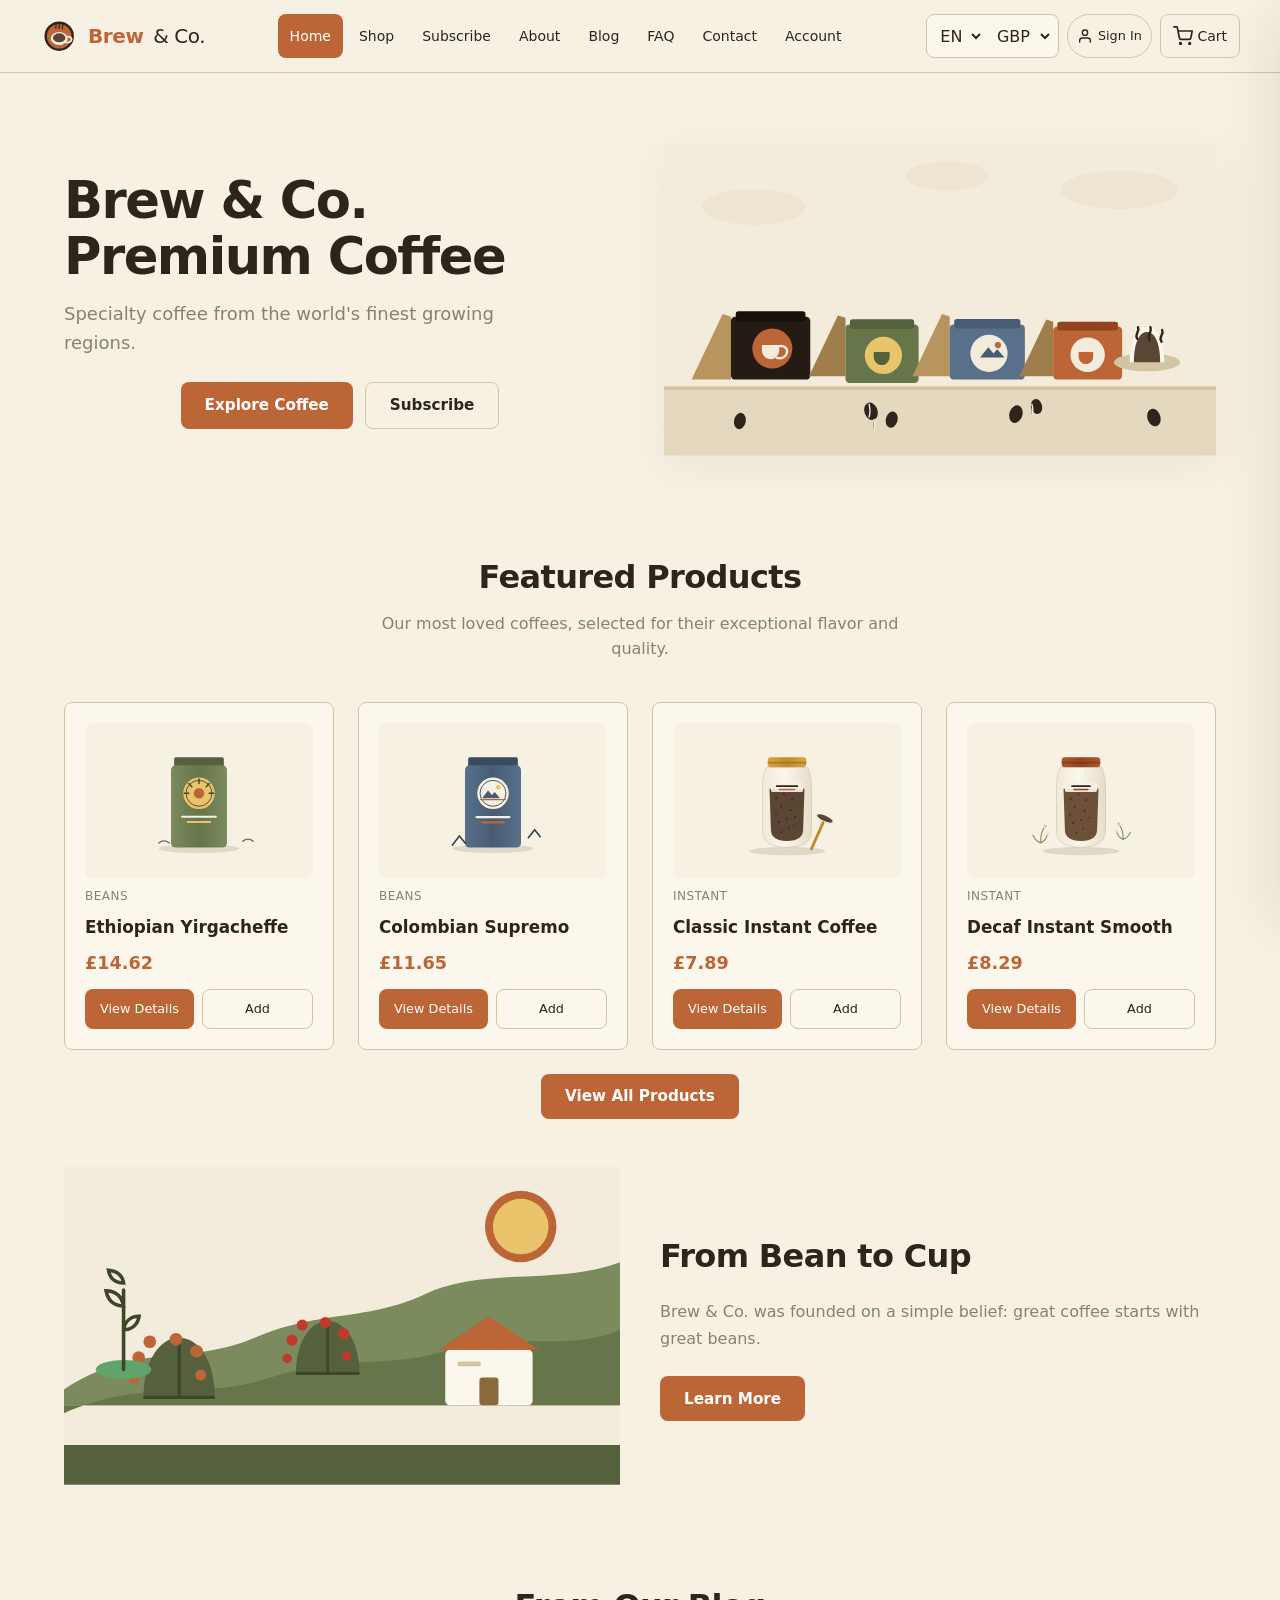
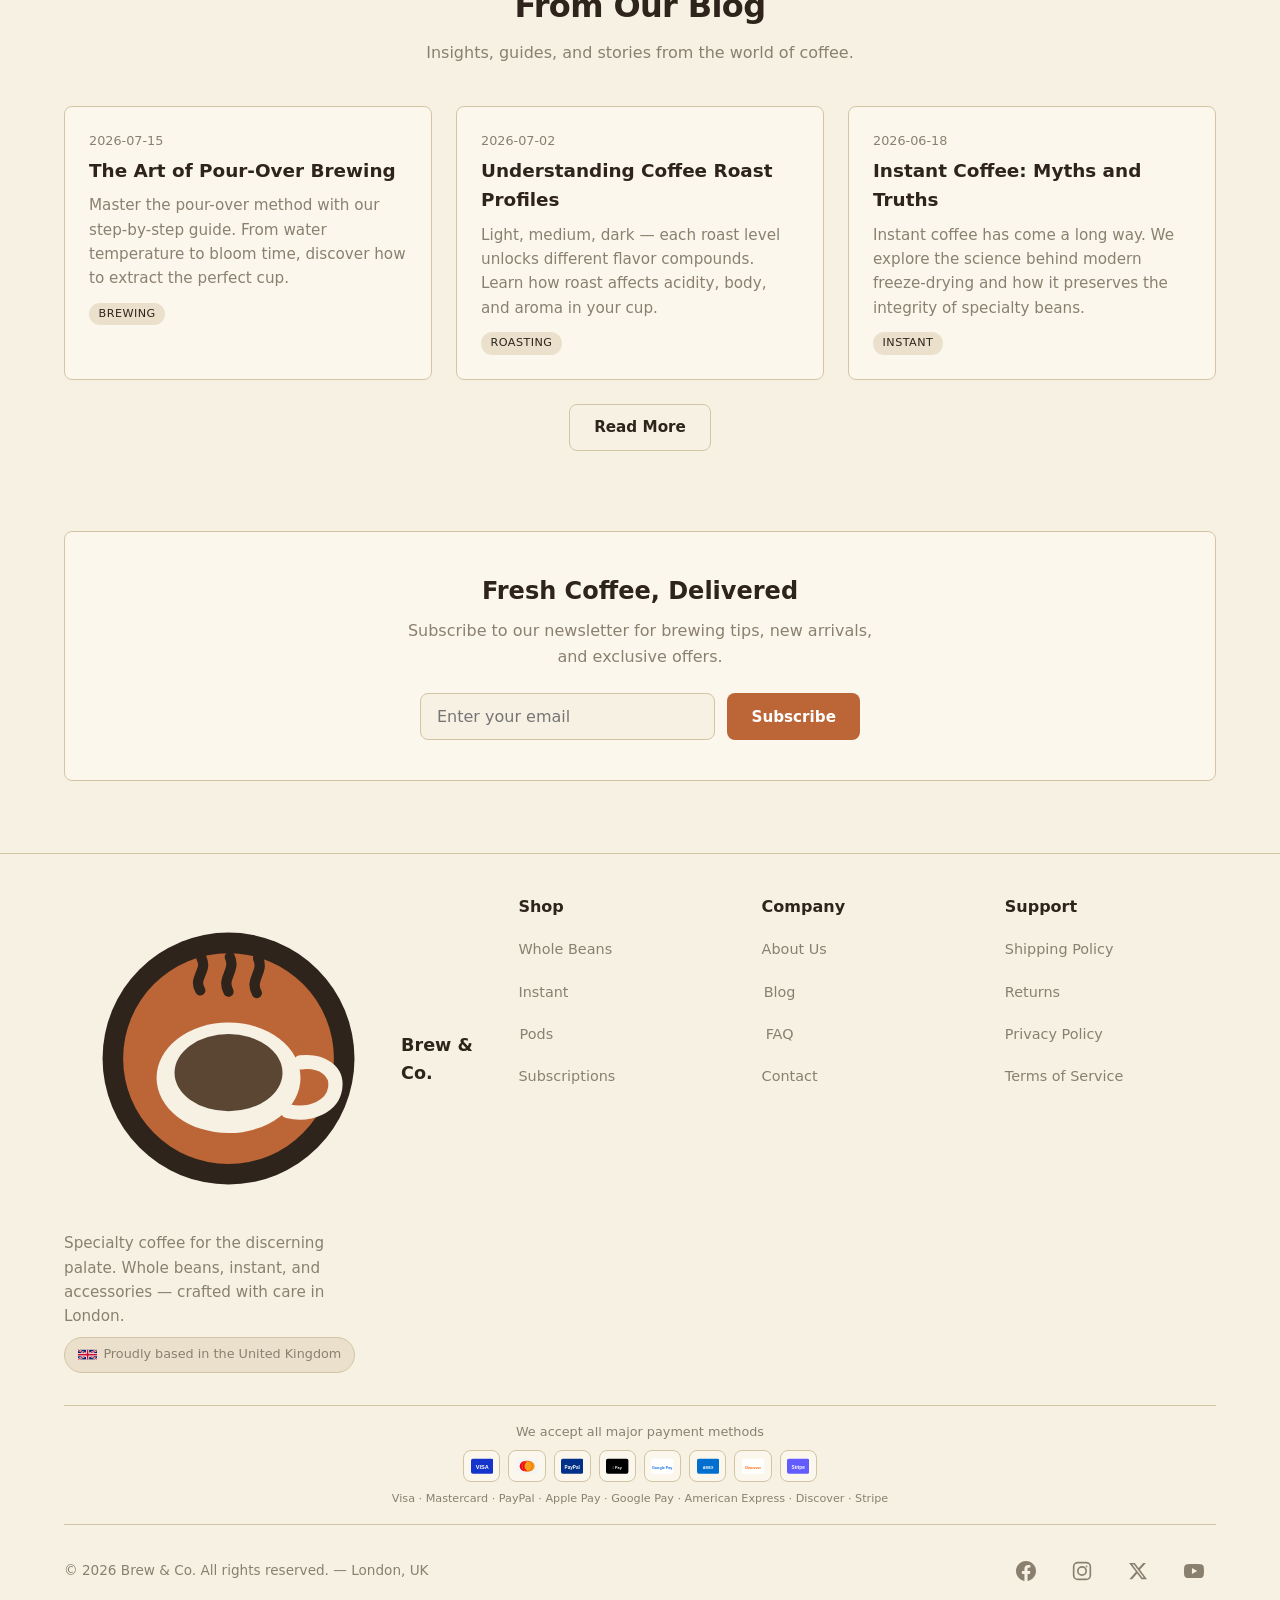
<file: brew.html>
<!DOCTYPE html>
<html lang="en">
<head>
    <meta charset="UTF-8" />
    <meta name="viewport" content="width=device-width, initial-scale=1.0, maximum-scale=5.0" />
    <title>Brew & Co. — Premium Coffee</title>

    <!-- Favicon SVG -->
    <link rel="icon" href="data:image/svg+xml,<svg xmlns='http://www.w3.org/2000/svg' viewBox='0 0 512 512'><rect width='512' height='512' rx='96' fill='%23F7F1E3'/><circle cx='256' cy='256' r='196' fill='%232E241B'/><circle cx='256' cy='256' r='164' fill='%23BC6537'/><ellipse cx='256' cy='286' rx='112' ry='86' fill='%23F7F1E3'/><path d='M368 262c34-4 58 14 54 40-4 28-38 44-74 36' fill='none' stroke='%23F7F1E3' stroke-width='22' stroke-linecap='round'/><ellipse cx='256' cy='278' rx='84' ry='60' fill='%235A4632'/><path d='M212 150c-12-20 12-30 2-50m42 52c-12-22 12-32 2-54m42 56c-12-22 12-32 2-54' fill='none' stroke='%232E241B' stroke-width='16' stroke-linecap='round'/></svg>" />

    <style>
        /* ── Reset & Base ── */
        *,
        *::before,
        *::after {
            box-sizing: border-box;
            margin: 0;
            padding: 0;
        }
        html {
            scroll-behavior: smooth;
            -webkit-text-size-adjust: 100%;
        }
        body {
            font-family: system-ui, -apple-system, 'Segoe UI', Roboto, 'Helvetica Neue', sans-serif;
            background: #F7F1E3;
            color: #2E241B;
            line-height: 1.6;
            -webkit-font-smoothing: antialiased;
            -moz-osx-font-smoothing: grayscale;
        }
        a {
            color: inherit;
            text-decoration: none;
        }
        button {
            cursor: pointer;
            font: inherit;
            touch-action: manipulation;
            min-height: 44px;
            min-width: 44px;
            display: inline-flex;
            align-items: center;
            justify-content: center;
        }
        input,
        textarea,
        select {
            font: inherit;
            min-height: 44px;
            padding: 0.5rem 0.75rem;
        }
        img,
        svg {
            display: block;
            max-width: 100%;
            height: auto;
        }
        .container {
            max-width: 1200px;
            margin: 0 auto;
            padding: 0 1.5rem;
            width: 100%;
        }

        /* ── Theme Variables ── */
        :root {
            --background: #F7F1E3;
            --foreground: #2E241B;
            --card: #FBF7EC;
            --card-foreground: #2E241B;
            --popover: #FFFFFF;
            --popover-foreground: #2E241B;
            --primary: #BC6537;
            --primary-foreground: #FFFFFF;
            --primary-light: #D9895A;
            --secondary: #EAE0CB;
            --secondary-foreground: #5A4632;
            --muted: #E4D9BF;
            --muted-foreground: #8A8070;
            --accent: #EAE0CB;
            --accent-foreground: #2E241B;
            --destructive: #C0392B;
            --border: #D3C5A4;
            --input: #D3C5A4;
            --ring: #BC6537;
            --radius: 0.5rem;
            --shadow-card: 0 8px 30px rgba(46, 36, 27, 0.08);
            --shadow-lg: 0 20px 60px rgba(46, 36, 27, 0.12);
            --transition-smooth: 0.3s cubic-bezier(0.22, 1, 0.36, 1);
        }

        /* ── Utility ── */
        .bg-background {
            background: var(--background);
        }
        .text-foreground {
            color: var(--foreground);
        }
        .text-muted {
            color: var(--muted-foreground);
        }
        .border-theme {
            border-color: var(--border);
        }
        .bg-card {
            background: var(--card);
        }
        .text-card {
            color: var(--card-foreground);
        }
        .bg-primary {
            background: var(--primary);
        }
        .text-primary {
            color: var(--primary);
        }
        .bg-primary-foreground {
            background: var(--primary-foreground);
        }
        .text-primary-foreground {
            color: var(--primary-foreground);
        }
        .bg-secondary {
            background: var(--secondary);
        }
        .text-secondary-foreground {
            color: var(--secondary-foreground);
        }
        .bg-accent {
            background: var(--accent);
        }
        .text-accent-foreground {
            color: var(--accent-foreground);
        }
        .bg-destructive {
            background: var(--destructive);
        }
        .text-destructive-foreground {
            color: #fff;
        }
        .rounded-theme {
            border-radius: var(--radius);
        }
        .border-theme {
            border: 1px solid var(--border);
        }

        .sr-only {
            position: absolute;
            width: 1px;
            height: 1px;
            padding: 0;
            margin: -1px;
            overflow: hidden;
            clip: rect(0, 0, 0, 0);
            border: 0;
        }

        /* ── Animations ── */
        @keyframes fadeIn {
            from {
                opacity: 0;
                transform: translateY(8px);
            }
            to {
                opacity: 1;
                transform: translateY(0);
            }
        }
        @keyframes fadeInUp {
            from {
                opacity: 0;
                transform: translateY(20px);
            }
            to {
                opacity: 1;
                transform: translateY(0);
            }
        }
        @keyframes scaleIn {
            from {
                opacity: 0;
                transform: scale(0.96);
            }
            to {
                opacity: 1;
                transform: scale(1);
            }
        }
        @keyframes slideInRight {
            from {
                transform: translateX(100%);
            }
            to {
                transform: translateX(0);
            }
        }
        @keyframes slideDown {
            from {
                opacity: 0;
                transform: translateY(-10px);
            }
            to {
                opacity: 1;
                transform: translateY(0);
            }
        }

        .animate-fade {
            animation: fadeIn 0.4s ease forwards;
        }
        .animate-fade-up {
            animation: fadeInUp 0.5s ease forwards;
        }
        .animate-scale {
            animation: scaleIn 0.35s ease forwards;
        }
        .animate-slide-right {
            animation: slideInRight 0.35s ease forwards;
        }

        .stagger>*:nth-child(1) {
            animation-delay: 0.03s;
        }
        .stagger>*:nth-child(2) {
            animation-delay: 0.06s;
        }
        .stagger>*:nth-child(3) {
            animation-delay: 0.09s;
        }
        .stagger>*:nth-child(4) {
            animation-delay: 0.12s;
        }
        .stagger>*:nth-child(5) {
            animation-delay: 0.15s;
        }
        .stagger>*:nth-child(6) {
            animation-delay: 0.18s;
        }
        .stagger>*:nth-child(7) {
            animation-delay: 0.21s;
        }
        .stagger>*:nth-child(8) {
            animation-delay: 0.24s;
        }
        .stagger>*:nth-child(9) {
            animation-delay: 0.27s;
        }
        .stagger>*:nth-child(10) {
            animation-delay: 0.30s;
        }

        /* ── Layout ── */
        .app {
            min-height: 100vh;
            display: flex;
            flex-direction: column;
            background: var(--background);
            color: var(--foreground);
        }

        /* ── Header / Nav ── */
        .header {
            border-bottom: 1px solid var(--border);
            background: rgba(247, 241, 227, 0.92);
            backdrop-filter: blur(8px);
            -webkit-backdrop-filter: blur(8px);
            position: sticky;
            top: 0;
            z-index: 50;
            transition: border-color 0.3s;
        }
        .header-inner {
            display: flex;
            align-items: center;
            justify-content: space-between;
            min-height: 4.5rem;
            padding: 0.5rem 0;
            flex-wrap: wrap;
            gap: 0.5rem;
        }
        .logo {
            display: flex;
            align-items: center;
            gap: 0.6rem;
            font-weight: 700;
            font-size: 1.25rem;
            letter-spacing: -0.02em;
            background: none;
            border: none;
            color: var(--foreground);
            cursor: pointer;
            padding: 0.25rem 0;
            min-height: 44px;
            min-width: 44px;
        }
        .logo svg {
            width: 2.4rem;
            height: 2.4rem;
            flex-shrink: 0;
        }
        .logo span {
            color: var(--primary);
        }
        .logo .co {
            color: var(--foreground);
            font-weight: 400;
        }

        .nav-links {
            display: flex;
            gap: 0.25rem;
            align-items: center;
            list-style: none;
            flex-wrap: wrap;
        }
        .nav-links button {
            padding: 0.5rem 0.75rem;
            border-radius: var(--radius);
            font-size: 0.875rem;
            font-weight: 500;
            background: transparent;
            border: none;
            color: var(--foreground);
            transition: background 0.2s, color 0.2s;
            cursor: pointer;
            white-space: nowrap;
            min-height: 44px;
            min-width: 44px;
        }
        .nav-links button:hover {
            background: var(--accent);
        }
        .nav-links button.active {
            background: var(--primary);
            color: var(--primary-foreground);
        }
        .nav-actions {
            display: flex;
            align-items: center;
            gap: 0.5rem;
            flex-wrap: wrap;
        }
        .lang-currency {
            display: flex;
            gap: 0.25rem;
            align-items: center;
            background: var(--card);
            border: 1px solid var(--border);
            border-radius: var(--radius);
            padding: 0.1rem 0.3rem;
            min-height: 44px;
        }
        .lang-currency select {
            background: transparent;
            border: none;
            font-size: 0.8rem;
            padding: 0.2rem 0.3rem;
            color: var(--foreground);
            cursor: pointer;
            outline: none;
            min-height: 36px;
            min-width: 36px;
        }
        .lang-currency select option {
            background: var(--card);
        }
        .cart-btn {
            position: relative;
            padding: 0.5rem 0.75rem;
            border-radius: var(--radius);
            border: 1px solid var(--border);
            background: transparent;
            color: var(--foreground);
            font-weight: 500;
            font-size: 0.875rem;
            display: flex;
            align-items: center;
            gap: 0.25rem;
            transition: background 0.2s;
            cursor: pointer;
            min-height: 44px;
            min-width: 44px;
        }
        .cart-btn:hover {
            background: var(--accent);
        }
        .cart-badge {
            background: var(--primary);
            color: var(--primary-foreground);
            font-size: 0.65rem;
            font-weight: 600;
            padding: 0.1rem 0.45rem;
            border-radius: 9999px;
            margin-left: 0.15rem;
        }
        .account-btn {
            padding: 0.4rem 0.6rem;
            border-radius: 9999px;
            border: 1px solid var(--border);
            background: transparent;
            color: var(--foreground);
            font-size: 0.8rem;
            display: flex;
            align-items: center;
            gap: 0.3rem;
            transition: background 0.2s;
            cursor: pointer;
            min-height: 44px;
            min-width: 44px;
        }
        .account-btn:hover {
            background: var(--accent);
        }
        .account-btn .avatar {
            width: 1.6rem;
            height: 1.6rem;
            border-radius: 9999px;
            background: var(--primary);
            color: #fff;
            display: flex;
            align-items: center;
            justify-content: center;
            font-size: 0.7rem;
            font-weight: 600;
            flex-shrink: 0;
        }
        .mobile-menu-btn {
            display: none;
            background: none;
            border: none;
            font-size: 1.5rem;
            color: var(--foreground);
            cursor: pointer;
            min-height: 44px;
            min-width: 44px;
            padding: 0.25rem;
        }

        /* ── Main ── */
        .main {
            flex: 1;
            padding: 2.5rem 0;
        }
        .page {
            animation: fadeInUp 0.4s ease forwards;
        }

        /* ── Hero ── */
        .hero {
            display: grid;
            grid-template-columns: 1fr 1fr;
            gap: 3rem;
            align-items: center;
            padding: 2rem 0 3rem;
        }
        .hero-content h1 {
            font-size: clamp(2.2rem, 5vw, 3.2rem);
            font-weight: 800;
            letter-spacing: -0.03em;
            line-height: 1.1;
            margin-bottom: 1rem;
        }
        .hero-content h1 span {
            color: var(--primary);
        }
        .hero-content p {
            font-size: 1.125rem;
            color: var(--muted-foreground);
            max-width: 480px;
            margin-bottom: 1.5rem;
        }
        .hero-image {
            display: flex;
            justify-content: center;
            align-items: center;
        }
        .hero-image svg {
            max-width: 100%;
            height: auto;
            filter: drop-shadow(0 10px 20px rgba(46, 36, 27, 0.06));
        }

        .btn {
            display: inline-flex;
            align-items: center;
            justify-content: center;
            gap: 0.5rem;
            padding: 0.65rem 1.5rem;
            border-radius: var(--radius);
            font-weight: 600;
            font-size: 0.95rem;
            border: none;
            transition: all 0.25s ease;
            background: var(--primary);
            color: var(--primary-foreground);
            cursor: pointer;
            min-height: 44px;
            min-width: 44px;
            touch-action: manipulation;
        }
        .btn:hover {
            opacity: 0.88;
            transform: translateY(-2px);
            box-shadow: 0 8px 16px rgba(188, 101, 55, 0.2);
        }
        .btn-outline {
            background: transparent;
            border: 1px solid var(--border);
            color: var(--foreground);
        }
        .btn-outline:hover {
            background: var(--accent);
            box-shadow: none;
            transform: translateY(-2px);
        }
        .btn-secondary {
            background: var(--secondary);
            color: var(--secondary-foreground);
        }
        .btn-secondary:hover {
            background: #d5c9b0;
        }
        .btn-sm {
            padding: 0.4rem 1rem;
            font-size: 0.8rem;
            min-height: 36px;
            min-width: 36px;
        }
        .btn-block {
            width: 100%;
            justify-content: center;
        }
        .btn-danger {
            background: var(--destructive);
            color: #fff;
        }
        .btn-danger:hover {
            background: #a93226;
        }

        /* ── Section ── */
        .section {
            padding: 3rem 0;
        }
        .section-header {
            text-align: center;
            margin-bottom: 2.5rem;
        }
        .section-header h2 {
            font-size: clamp(1.5rem, 4vw, 2rem);
            font-weight: 700;
            letter-spacing: -0.02em;
        }
        .section-header p {
            color: var(--muted-foreground);
            max-width: 560px;
            margin: 0.5rem auto 0;
        }

        /* ── Product Grid ── */
        .product-grid {
            display: grid;
            grid-template-columns: repeat(auto-fill, minmax(250px, 1fr));
            gap: 1.5rem;
        }
        .product-card {
            background: var(--card);
            border: 1px solid var(--border);
            border-radius: var(--radius);
            padding: 1.25rem;
            transition: all 0.3s ease;
            display: flex;
            flex-direction: column;
            gap: 0.5rem;
            opacity: 0;
            animation: fadeInUp 0.5s ease forwards;
        }
        .product-card:hover {
            transform: translateY(-6px);
            box-shadow: var(--shadow-lg);
            border-color: var(--primary);
        }
        .product-card .image {
            display: flex;
            justify-content: center;
            padding: 0.5rem 0;
            background: var(--background);
            border-radius: var(--radius);
            transition: transform 0.3s ease;
        }
        .product-card:hover .image {
            transform: scale(1.02);
        }
        .product-card .image svg {
            width: 100%;
            max-height: 140px;
            object-fit: contain;
        }
        .product-card h3 {
            font-weight: 600;
            font-size: 1.05rem;
        }
        .product-card .category {
            font-size: 0.75rem;
            text-transform: uppercase;
            letter-spacing: 0.04em;
            color: var(--muted-foreground);
        }
        .product-card .price {
            font-weight: 700;
            font-size: 1.1rem;
            color: var(--primary);
        }
        .product-card .actions {
            display: flex;
            gap: 0.5rem;
            margin-top: 0.25rem;
        }
        .product-card .actions button {
            flex: 1;
            padding: 0.5rem;
            border-radius: var(--radius);
            border: none;
            font-weight: 500;
            font-size: 0.8rem;
            transition: all 0.2s ease;
            background: var(--primary);
            color: var(--primary-foreground);
            cursor: pointer;
            min-height: 40px;
            min-width: 40px;
        }
        .product-card .actions button.outline {
            background: transparent;
            border: 1px solid var(--border);
            color: var(--foreground);
        }
        .product-card .actions button.outline:hover {
            background: var(--accent);
        }
        .product-card .actions button:hover {
            opacity: 0.85;
            transform: scale(0.97);
        }

        /* ── Categories filter ── */
        .filter-bar {
            display: flex;
            flex-wrap: wrap;
            gap: 0.5rem;
            justify-content: center;
            margin-bottom: 2rem;
        }
        .filter-bar button {
            padding: 0.4rem 1.2rem;
            border-radius: 9999px;
            border: 1px solid var(--border);
            background: transparent;
            color: var(--foreground);
            font-size: 0.85rem;
            font-weight: 500;
            transition: all 0.2s ease;
            cursor: pointer;
            min-height: 40px;
            min-width: 40px;
        }
        .filter-bar button.active {
            background: var(--primary);
            color: var(--primary-foreground);
            border-color: var(--primary);
        }
        .filter-bar button:hover:not(.active) {
            background: var(--accent);
        }

        /* ── Detail page ── */
        .detail-layout {
            display: grid;
            grid-template-columns: 1fr 1fr;
            gap: 2.5rem;
            align-items: start;
        }
        .detail-image {
            background: var(--card);
            border: 1px solid var(--border);
            border-radius: var(--radius);
            padding: 2rem;
            display: flex;
            flex-direction: column;
            align-items: center;
            gap: 1rem;
            transition: box-shadow 0.3s ease;
        }
        .detail-image:hover {
            box-shadow: var(--shadow-lg);
        }
        .detail-image .main-img svg {
            max-width: 100%;
            max-height: 320px;
        }
        .detail-image .thumbnails {
            display: flex;
            gap: 0.5rem;
            flex-wrap: wrap;
            justify-content: center;
        }
        .detail-image .thumbnails .thumb {
            width: 60px;
            height: 60px;
            border: 2px solid var(--border);
            border-radius: var(--radius);
            padding: 0.25rem;
            cursor: pointer;
            transition: border-color 0.2s;
            background: var(--background);
            display: flex;
            align-items: center;
            justify-content: center;
        }
        .detail-image .thumbnails .thumb:hover {
            border-color: var(--primary);
        }
        .detail-image .thumbnails .thumb.active {
            border-color: var(--primary);
            box-shadow: 0 0 0 2px var(--primary);
        }
        .detail-image .thumbnails .thumb svg {
            width: 100%;
            height: 100%;
            object-fit: contain;
        }
        .detail-image .badge-row {
            display: flex;
            gap: 0.5rem;
            flex-wrap: wrap;
            justify-content: center;
        }
        .detail-image .badge-row .badge {
            font-size: 0.6rem;
            text-transform: uppercase;
            letter-spacing: 0.04em;
            background: var(--accent);
            padding: 0.15rem 0.6rem;
            border-radius: 9999px;
            color: var(--muted-foreground);
            border: 1px solid var(--border);
        }
        .detail-info h1 {
            font-size: clamp(1.5rem, 4vw, 2rem);
            font-weight: 700;
            letter-spacing: -0.02em;
            margin-bottom: 0.5rem;
        }
        .detail-info .price {
            font-size: 1.5rem;
            font-weight: 700;
            color: var(--primary);
            margin: 0.5rem 0 1rem;
        }
        .detail-info .desc {
            color: var(--muted-foreground);
            margin-bottom: 1.5rem;
            line-height: 1.7;
        }
        .detail-info .desc p {
            margin-bottom: 0.75rem;
        }
        .detail-info .desc ul {
            padding-left: 1.5rem;
            margin-bottom: 0.75rem;
        }
        .detail-info .desc ul li {
            margin-bottom: 0.25rem;
        }
        .detail-info .specs {
            display: grid;
            grid-template-columns: 1fr 1fr;
            gap: 0.5rem 1.5rem;
            margin-bottom: 1.5rem;
            padding: 1rem;
            background: var(--accent);
            border-radius: var(--radius);
        }
        .detail-info .specs dt {
            font-weight: 600;
            font-size: 0.85rem;
        }
        .detail-info .specs dd {
            font-size: 0.85rem;
            color: var(--muted-foreground);
        }
        .detail-info .qty {
            display: flex;
            align-items: center;
            gap: 0.75rem;
            margin-bottom: 1.5rem;
        }
        .detail-info .qty label {
            font-weight: 500;
            font-size: 0.9rem;
        }
        .detail-info .qty input {
            width: 4rem;
            padding: 0.3rem 0.5rem;
            border: 1px solid var(--border);
            border-radius: var(--radius);
            background: var(--background);
            color: var(--foreground);
            min-height: 44px;
        }
        .detail-info .actions {
            display: flex;
            gap: 0.75rem;
            flex-wrap: wrap;
        }
        .detail-info .actions button {
            min-height: 44px;
            min-width: 44px;
        }
        .detail-info .reviews {
            margin-top: 1.5rem;
            padding-top: 1.5rem;
            border-top: 1px solid var(--border);
        }
        .detail-info .reviews h3 {
            font-weight: 600;
            font-size: 1rem;
            margin-bottom: 0.5rem;
        }
        .detail-info .reviews .review {
            padding: 0.5rem 0;
            border-bottom: 1px solid var(--border);
            font-size: 0.9rem;
        }
        .detail-info .reviews .review:last-child {
            border-bottom: none;
        }
        .detail-info .reviews .review .author {
            font-weight: 600;
            color: var(--foreground);
        }
        .detail-info .reviews .review .stars {
            color: var(--primary);
            letter-spacing: 0.05rem;
        }
        .detail-info .reviews .review .text {
            color: var(--muted-foreground);
            margin-top: 0.15rem;
        }

        /* ── About ── */
        .about-grid {
            display: grid;
            grid-template-columns: 1fr 1fr;
            gap: 2.5rem;
            align-items: center;
        }
        .about-text h2 {
            font-size: clamp(1.5rem, 4vw, 2rem);
            font-weight: 700;
            letter-spacing: -0.02em;
            margin-bottom: 1rem;
        }
        .about-text p {
            color: var(--muted-foreground);
            margin-bottom: 1rem;
            line-height: 1.7;
        }
        .values {
            display: grid;
            grid-template-columns: 1fr 1fr;
            gap: 1rem;
            margin-top: 1.5rem;
        }
        .values .item {
            background: var(--card);
            border: 1px solid var(--border);
            border-radius: var(--radius);
            padding: 1rem;
            text-align: center;
            transition: transform 0.2s, box-shadow 0.2s;
        }
        .values .item:hover {
            transform: translateY(-4px);
            box-shadow: var(--shadow-card);
        }
        .values .item h4 {
            font-weight: 600;
            margin-bottom: 0.25rem;
        }
        .values .item p {
            font-size: 0.85rem;
            color: var(--muted-foreground);
        }

        /* ── Account Pages ── */
        .auth-container {
            max-width: 420px;
            margin: 0 auto;
            padding: 1rem 0;
        }
        .auth-container .auth-card {
            background: var(--card);
            border: 1px solid var(--border);
            border-radius: var(--radius);
            padding: 2rem;
            box-shadow: var(--shadow-card);
        }
        .auth-container .auth-card h2 {
            font-size: 1.5rem;
            font-weight: 700;
            margin-bottom: 0.25rem;
        }
        .auth-container .auth-card p {
            color: var(--muted-foreground);
            margin-bottom: 1.5rem;
        }
        .auth-container .auth-card label {
            font-weight: 500;
            font-size: 0.9rem;
            display: block;
            margin-bottom: 0.25rem;
        }
        .auth-container .auth-card input {
            width: 100%;
            padding: 0.6rem 0.8rem;
            border: 1px solid var(--border);
            border-radius: var(--radius);
            background: var(--background);
            color: var(--foreground);
            margin-bottom: 1rem;
            transition: border-color 0.2s, box-shadow 0.2s;
            min-height: 44px;
        }
        .auth-container .auth-card input:focus {
            outline: none;
            border-color: var(--primary);
            box-shadow: 0 0 0 3px rgba(188, 101, 55, 0.15);
        }
        .auth-container .auth-card .form-row {
            display: flex;
            gap: 0.75rem;
        }
        .auth-container .auth-card .form-row>* {
            flex: 1;
        }
        .auth-container .auth-toggle {
            text-align: center;
            margin-top: 1rem;
            font-size: 0.9rem;
            color: var(--muted-foreground);
        }
        .auth-container .auth-toggle button {
            background: none;
            border: none;
            color: var(--primary);
            font-weight: 600;
            cursor: pointer;
            min-height: 44px;
            min-width: 44px;
            padding: 0.25rem 0.5rem;
        }
        .auth-container .auth-toggle button:hover {
            text-decoration: underline;
        }

        /* Account Dashboard */
        .account-dashboard {
            max-width: 900px;
            margin: 0 auto;
        }
        .account-dashboard .account-header {
            display: flex;
            flex-wrap: wrap;
            align-items: center;
            gap: 1.5rem;
            padding: 1.5rem;
            background: var(--card);
            border: 1px solid var(--border);
            border-radius: var(--radius);
            margin-bottom: 2rem;
        }
        .account-dashboard .account-header .avatar-lg {
            width: 4rem;
            height: 4rem;
            border-radius: 9999px;
            background: var(--primary);
            color: #fff;
            display: flex;
            align-items: center;
            justify-content: center;
            font-size: 1.5rem;
            font-weight: 700;
            flex-shrink: 0;
        }
        .account-dashboard .account-header .info {
            flex: 1;
        }
        .account-dashboard .account-header .info h2 {
            font-size: 1.3rem;
            font-weight: 700;
        }
        .account-dashboard .account-header .info p {
            color: var(--muted-foreground);
            word-break: break-all;
        }
        .account-dashboard .account-grid {
            display: grid;
            grid-template-columns: 1fr 1fr;
            gap: 1.5rem;
        }
        .account-dashboard .account-card {
            background: var(--card);
            border: 1px solid var(--border);
            border-radius: var(--radius);
            padding: 1.25rem;
        }
        .account-dashboard .account-card h3 {
            font-weight: 600;
            font-size: 1rem;
            margin-bottom: 0.5rem;
            display: flex;
            align-items: center;
            justify-content: space-between;
        }
        .account-dashboard .account-card h3 .badge {
            font-size: 0.6rem;
            font-weight: 400;
            color: var(--muted-foreground);
            background: var(--accent);
            padding: 0.1rem 0.5rem;
            border-radius: 9999px;
        }
        .account-dashboard .account-card p {
            color: var(--muted-foreground);
            font-size: 0.9rem;
        }
        .account-dashboard .account-card .order-item {
            display: flex;
            justify-content: space-between;
            padding: 0.3rem 0;
            border-bottom: 1px solid var(--border);
            font-size: 0.85rem;
            flex-wrap: wrap;
            gap: 0.25rem;
        }
        .account-dashboard .account-card .order-item:last-child {
            border-bottom: none;
        }
        .account-dashboard .account-card .order-item .status {
            color: var(--primary);
            font-weight: 500;
        }
        .account-dashboard .account-card .address-item,
        .account-dashboard .account-card .payment-item {
            padding: 0.3rem 0;
            border-bottom: 1px solid var(--border);
            font-size: 0.85rem;
            display: flex;
            justify-content: space-between;
            align-items: center;
            flex-wrap: wrap;
            gap: 0.25rem;
        }
        .account-dashboard .account-card .address-item:last-child,
        .account-dashboard .account-card .payment-item:last-child {
            border-bottom: none;
        }
        .account-dashboard .account-card .address-item .default-badge,
        .account-dashboard .account-card .payment-item .default-badge {
            font-size: 0.6rem;
            background: var(--primary);
            color: #fff;
            padding: 0.05rem 0.4rem;
            border-radius: 9999px;
        }
        .account-dashboard .account-card .add-btn {
            margin-top: 0.5rem;
            width: 100%;
            padding: 0.4rem;
            border: 1px dashed var(--border);
            border-radius: var(--radius);
            background: transparent;
            color: var(--muted-foreground);
            font-size: 0.8rem;
            cursor: pointer;
            min-height: 40px;
            transition: border-color 0.2s, color 0.2s;
        }
        .account-dashboard .account-card .add-btn:hover {
            border-color: var(--primary);
            color: var(--primary);
        }
        .account-dashboard .account-card .profile-field {
            display: flex;
            justify-content: space-between;
            padding: 0.3rem 0;
            border-bottom: 1px solid var(--border);
            font-size: 0.9rem;
            flex-wrap: wrap;
            gap: 0.25rem;
        }
        .account-dashboard .account-card .profile-field .label {
            color: var(--muted-foreground);
            font-weight: 500;
        }
        .account-dashboard .account-card .profile-field .value {
            font-weight: 500;
        }
        .account-dashboard .account-card .profile-field .edit-btn {
            background: none;
            border: none;
            color: var(--primary);
            font-size: 0.75rem;
            cursor: pointer;
            min-height: 28px;
            min-width: 28px;
            padding: 0 0.25rem;
        }
        .account-dashboard .account-card .profile-field .edit-btn:hover {
            text-decoration: underline;
        }

        /* ── Contact ── */
        .contact-grid {
            display: grid;
            grid-template-columns: 1fr 1fr;
            gap: 2.5rem;
        }
        .contact-form {
            display: flex;
            flex-direction: column;
            gap: 1rem;
        }
        .contact-form label {
            font-weight: 500;
            font-size: 0.9rem;
        }
        .contact-form input,
        .contact-form textarea,
        .contact-form select {
            padding: 0.6rem 0.8rem;
            border: 1px solid var(--border);
            border-radius: var(--radius);
            background: var(--background);
            color: var(--foreground);
            width: 100%;
            transition: border-color 0.2s, box-shadow 0.2s;
            min-height: 44px;
        }
        .contact-form input:focus,
        .contact-form textarea:focus,
        .contact-form select:focus {
            outline: none;
            border-color: var(--primary);
            box-shadow: 0 0 0 3px rgba(188, 101, 55, 0.15);
        }
        .contact-form textarea {
            min-height: 120px;
            resize: vertical;
        }
        .contact-info {
            display: flex;
            flex-direction: column;
            gap: 1.5rem;
        }
        .contact-info .item {
            display: flex;
            gap: 0.75rem;
            align-items: flex-start;
        }
        .contact-info .item svg {
            flex-shrink: 0;
            margin-top: 0.15rem;
        }
        .contact-info .item strong {
            display: block;
            font-weight: 600;
        }
        .contact-info .item p {
            color: var(--muted-foreground);
            font-size: 0.95rem;
        }

        /* ── Blog ── */
        .blog-grid {
            display: grid;
            grid-template-columns: repeat(auto-fill, minmax(280px, 1fr));
            gap: 1.5rem;
        }
        .blog-card {
            background: var(--card);
            border: 1px solid var(--border);
            border-radius: var(--radius);
            padding: 1.5rem;
            transition: all 0.3s ease;
            cursor: pointer;
            opacity: 0;
            animation: fadeInUp 0.5s ease forwards;
        }
        .blog-card:hover {
            transform: translateY(-6px);
            box-shadow: var(--shadow-card);
            border-color: var(--primary);
        }
        .blog-card .date {
            font-size: 0.8rem;
            color: var(--muted-foreground);
        }
        .blog-card h3 {
            font-weight: 600;
            font-size: 1.15rem;
            margin: 0.3rem 0 0.5rem;
        }
        .blog-card p {
            color: var(--muted-foreground);
            font-size: 0.95rem;
            line-height: 1.6;
        }
        .blog-card .tag {
            display: inline-block;
            margin-top: 0.75rem;
            font-size: 0.7rem;
            text-transform: uppercase;
            letter-spacing: 0.04em;
            background: var(--accent);
            padding: 0.15rem 0.6rem;
            border-radius: 9999px;
        }

        /* Blog Detail */
        .blog-detail-header {
            margin-bottom: 2rem;
        }
        .blog-detail-header .date {
            color: var(--muted-foreground);
            font-size: 0.9rem;
        }
        .blog-detail-header h1 {
            font-size: clamp(1.5rem, 4vw, 2.2rem);
            font-weight: 700;
            letter-spacing: -0.02em;
            margin: 0.5rem 0 0.75rem;
        }
        .blog-detail-header .tag {
            display: inline-block;
            font-size: 0.75rem;
            text-transform: uppercase;
            letter-spacing: 0.04em;
            background: var(--accent);
            padding: 0.2rem 0.8rem;
            border-radius: 9999px;
        }
        .blog-detail-body {
            max-width: 720px;
        }
        .blog-detail-body p {
            color: var(--muted-foreground);
            line-height: 1.8;
            margin-bottom: 1rem;
        }
        .blog-detail-body h2 {
            font-size: 1.4rem;
            font-weight: 600;
            margin: 1.5rem 0 0.75rem;
        }
        .blog-detail-body ul {
            color: var(--muted-foreground);
            padding-left: 1.5rem;
            margin-bottom: 1rem;
        }
        .blog-detail-body ul li {
            margin-bottom: 0.3rem;
        }

        /* ── FAQ ── */
        .faq-list {
            display: flex;
            flex-direction: column;
            gap: 0.75rem;
            max-width: 720px;
            margin: 0 auto;
        }
        .faq-item {
            background: var(--card);
            border: 1px solid var(--border);
            border-radius: var(--radius);
            padding: 1rem 1.25rem;
            cursor: pointer;
            transition: border-color 0.2s, box-shadow 0.2s;
        }
        .faq-item:hover {
            border-color: var(--primary);
            box-shadow: var(--shadow-card);
        }
        .faq-item .q {
            font-weight: 600;
            display: flex;
            justify-content: space-between;
            align-items: center;
            gap: 0.5rem;
        }
        .faq-item .q .icon {
            font-size: 1.2rem;
            transition: transform 0.25s;
            flex-shrink: 0;
        }
        .faq-item.open .q .icon {
            transform: rotate(180deg);
        }
        .faq-item .a {
            max-height: 0;
            overflow: hidden;
            transition: max-height 0.35s ease, padding 0.35s ease;
            color: var(--muted-foreground);
            padding-top: 0;
        }
        .faq-item.open .a {
            max-height: 300px;
            padding-top: 0.75rem;
        }

        /* ── Subscriptions ── */
        .sub-plans {
            display: grid;
            grid-template-columns: repeat(auto-fit, minmax(200px, 1fr));
            gap: 1.5rem;
            padding: 1rem 0;
        }
        .sub-plan {
            background: var(--card);
            border: 1px solid var(--border);
            border-radius: var(--radius);
            padding: 1.5rem;
            text-align: center;
            transition: all 0.3s ease;
        }
        .sub-plan:hover {
            transform: translateY(-4px);
            box-shadow: var(--shadow-card);
            border-color: var(--primary);
        }
        .sub-plan h3 {
            font-weight: 700;
            font-size: 1.15rem;
        }
        .sub-plan .sub-price {
            font-size: 1.5rem;
            font-weight: 700;
            color: var(--primary);
            margin: 0.5rem 0;
        }
        .sub-plan p {
            color: var(--muted-foreground);
            font-size: 0.9rem;
        }

        /* ── Policy pages ── */
        .policy-content {
            max-width: 720px;
            margin: 0 auto;
        }
        .policy-content h1 {
            font-size: clamp(1.5rem, 4vw, 2rem);
            font-weight: 700;
            letter-spacing: -0.02em;
            margin-bottom: 1.5rem;
        }
        .policy-content h2 {
            font-size: 1.3rem;
            font-weight: 600;
            margin: 1.5rem 0 0.5rem;
        }
        .policy-content p {
            color: var(--muted-foreground);
            line-height: 1.8;
            margin-bottom: 1rem;
        }
        .policy-content ul {
            color: var(--muted-foreground);
            padding-left: 1.5rem;
            margin-bottom: 1rem;
        }
        .policy-content ul li {
            margin-bottom: 0.3rem;
        }

        /* ── Newsletter ── */
        .newsletter {
            background: var(--card);
            border: 1px solid var(--border);
            border-radius: var(--radius);
            padding: 2.5rem;
            text-align: center;
            margin-top: 2rem;
            transition: box-shadow 0.3s ease;
        }
        .newsletter:hover {
            box-shadow: var(--shadow-card);
        }
        .newsletter h3 {
            font-size: 1.5rem;
            font-weight: 700;
            margin-bottom: 0.5rem;
        }
        .newsletter p {
            color: var(--muted-foreground);
            max-width: 480px;
            margin: 0 auto 1.5rem;
        }
        .newsletter form {
            display: flex;
            gap: 0.75rem;
            max-width: 440px;
            margin: 0 auto;
            flex-wrap: wrap;
            justify-content: center;
        }
        .newsletter input {
            flex: 1;
            padding: 0.6rem 1rem;
            border: 1px solid var(--border);
            border-radius: var(--radius);
            background: var(--background);
            color: var(--foreground);
            transition: border-color 0.2s, box-shadow 0.2s;
            min-height: 44px;
            min-width: 200px;
        }
        .newsletter input:focus {
            outline: none;
            border-color: var(--primary);
            box-shadow: 0 0 0 3px rgba(188, 101, 55, 0.15);
        }
        .newsletter form .btn {
            min-height: 44px;
        }

        /* ── Footer ── */
        .footer {
            border-top: 1px solid var(--border);
            background: var(--background);
            padding: 2.5rem 0 1.5rem;
            margin-top: 2rem;
        }
        .footer-grid {
            display: grid;
            grid-template-columns: 2fr 1fr 1fr 1fr;
            gap: 2rem;
            margin-bottom: 2rem;
        }
        .footer-brand p {
            color: var(--muted-foreground);
            font-size: 0.95rem;
            max-width: 280px;
            margin-top: 0.5rem;
        }
        .footer-brand .uk-badge {
            display: inline-flex;
            align-items: center;
            gap: 0.4rem;
            margin-top: 0.5rem;
            font-size: 0.8rem;
            color: var(--muted-foreground);
            background: var(--accent);
            padding: 0.25rem 0.8rem;
            border-radius: 9999px;
            border: 1px solid var(--border);
            min-height: 36px;
        }
        .footer-brand .uk-badge svg {
            width: 1.2rem;
            height: 1.2rem;
        }
        .footer h4 {
            font-weight: 600;
            margin-bottom: 0.75rem;
        }
        .footer ul {
            list-style: none;
        }
        .footer ul li {
            margin-bottom: 0.4rem;
        }
        .footer ul button {
            background: none;
            border: none;
            color: var(--muted-foreground);
            font-size: 0.9rem;
            transition: color 0.2s;
            cursor: pointer;
            padding: 0.25rem 0;
            min-height: 36px;
            min-width: 36px;
            display: inline-flex;
            align-items: center;
        }
        .footer ul button:hover {
            color: var(--primary);
        }
        .footer ul a {
            color: var(--muted-foreground);
            font-size: 0.9rem;
            transition: color 0.2s;
            cursor: pointer;
            padding: 0.25rem 0;
            display: inline-block;
            min-height: 36px;
        }
        .footer ul a:hover {
            color: var(--primary);
        }
        .footer-bottom {
            border-top: 1px solid var(--border);
            padding-top: 1.5rem;
            display: flex;
            justify-content: space-between;
            align-items: center;
            flex-wrap: wrap;
            gap: 0.5rem;
            font-size: 0.85rem;
            color: var(--muted-foreground);
        }
        .footer-social {
            display: flex;
            gap: 0.75rem;
        }
        .footer-social a {
            color: var(--muted-foreground);
            transition: color 0.2s;
            min-height: 44px;
            min-width: 44px;
            display: flex;
            align-items: center;
            justify-content: center;
        }
        .footer-social a:hover {
            color: var(--primary);
        }

        /* ── Payment Icons ── */
        .payment-icons {
            display: flex;
            flex-wrap: wrap;
            gap: 0.5rem;
            align-items: center;
            justify-content: center;
            margin-top: 0.5rem;
        }
        .payment-icons .payment-icon {
            background: var(--card);
            border: 1px solid var(--border);
            border-radius: var(--radius);
            padding: 0.2rem 0.4rem;
            display: flex;
            align-items: center;
            gap: 0.2rem;
            font-size: 0.6rem;
            font-weight: 600;
            color: var(--muted-foreground);
            transition: border-color 0.2s;
            height: 2rem;
        }
        .payment-icons .payment-icon:hover {
            border-color: var(--primary);
        }
        .payment-icons .payment-icon svg {
            width: 1.4rem;
            height: 1.4rem;
        }
        .payment-icons .payment-icon .label {
            font-size: 0.6rem;
            font-weight: 600;
            letter-spacing: 0.02em;
            color: var(--foreground);
        }
        .payment-icons .payment-icon .label small {
            font-weight: 400;
            font-size: 0.5rem;
        }

        .payment-text {
            text-align: center;
            font-size: 0.7rem;
            color: var(--muted-foreground);
            margin-top: 0.5rem;
        }

        /* ── Cart Sidebar ── */
        .cart-overlay {
            position: fixed;
            inset: 0;
            background: rgba(46, 36, 27, 0.4);
            backdrop-filter: blur(4px);
            -webkit-backdrop-filter: blur(4px);
            z-index: 100;
            opacity: 0;
            pointer-events: none;
            transition: opacity 0.3s ease;
        }
        .cart-overlay.open {
            opacity: 1;
            pointer-events: auto;
        }
        .cart-sidebar {
            position: fixed;
            top: 0;
            right: 0;
            width: 420px;
            max-width: 90vw;
            height: 100%;
            background: var(--card);
            border-left: 1px solid var(--border);
            z-index: 101;
            transform: translateX(100%);
            transition: transform 0.35s cubic-bezier(0.22, 1, 0.36, 1);
            display: flex;
            flex-direction: column;
            padding: 1.5rem;
            box-shadow: var(--shadow-lg);
        }
        .cart-sidebar.open {
            transform: translateX(0);
        }
        .cart-sidebar .head {
            display: flex;
            justify-content: space-between;
            align-items: center;
            margin-bottom: 1.5rem;
        }
        .cart-sidebar .head h2 {
            font-size: 1.25rem;
            font-weight: 700;
        }
        .cart-sidebar .close-btn {
            background: none;
            border: none;
            font-size: 1.5rem;
            color: var(--foreground);
            padding: 0.25rem;
            transition: transform 0.2s;
            cursor: pointer;
            min-height: 44px;
            min-width: 44px;
            display: flex;
            align-items: center;
            justify-content: center;
        }
        .cart-sidebar .close-btn:hover {
            transform: rotate(90deg);
        }
        .cart-items {
            flex: 1;
            overflow-y: auto;
            display: flex;
            flex-direction: column;
            gap: 0.75rem;
            padding-right: 0.25rem;
        }
        .cart-items::-webkit-scrollbar {
            width: 4px;
        }
        .cart-items::-webkit-scrollbar-thumb {
            background: var(--border);
            border-radius: 9999px;
        }
        .cart-item {
            display: flex;
            gap: 0.75rem;
            align-items: center;
            padding: 0.5rem 0;
            border-bottom: 1px solid var(--border);
            animation: fadeIn 0.3s ease;
        }
        .cart-item .info {
            flex: 1;
        }
        .cart-item .info h4 {
            font-weight: 500;
            font-size: 0.95rem;
        }
        .cart-item .info .price {
            font-size: 0.85rem;
            color: var(--primary);
        }
        .cart-item .remove {
            background: none;
            border: none;
            color: var(--muted-foreground);
            font-size: 1rem;
            padding: 0.25rem 0.5rem;
            border-radius: var(--radius);
            transition: background 0.2s, color 0.2s;
            cursor: pointer;
            min-height: 44px;
            min-width: 44px;
            display: flex;
            align-items: center;
            justify-content: center;
        }
        .cart-item .remove:hover {
            background: var(--destructive);
            color: #fff;
        }
        .cart-total {
            border-top: 1px solid var(--border);
            padding-top: 1rem;
            display: flex;
            justify-content: space-between;
            font-weight: 700;
            font-size: 1.1rem;
        }
        .cart-checkout {
            margin-top: 1rem;
            width: 100%;
            padding: 0.75rem;
            border: none;
            border-radius: var(--radius);
            background: var(--primary);
            color: var(--primary-foreground);
            font-weight: 600;
            font-size: 1rem;
            transition: all 0.2s ease;
            cursor: pointer;
            min-height: 48px;
        }
        .cart-checkout:hover {
            opacity: 0.85;
            transform: translateY(-2px);
            box-shadow: var(--shadow-card);
        }
        .cart-empty {
            text-align: center;
            color: var(--muted-foreground);
            padding: 2rem 0;
        }

        /* ── Modal ── */
        .modal-overlay {
            position: fixed;
            inset: 0;
            background: rgba(46, 36, 27, 0.5);
            backdrop-filter: blur(8px);
            -webkit-backdrop-filter: blur(8px);
            z-index: 200;
            display: flex;
            align-items: center;
            justify-content: center;
            opacity: 0;
            pointer-events: none;
            transition: opacity 0.3s ease;
            padding: 1rem;
        }
        .modal-overlay.open {
            opacity: 1;
            pointer-events: auto;
        }
        .modal-card {
            background: var(--card);
            border: 1px solid var(--border);
            border-radius: var(--radius);
            max-width: 480px;
            width: 100%;
            padding: 2rem;
            box-shadow: var(--shadow-lg);
            transform: scale(0.95) translateY(10px);
            transition: transform 0.35s cubic-bezier(0.22, 1, 0.36, 1);
            max-height: 80vh;
            overflow-y: auto;
        }
        .modal-overlay.open .modal-card {
            transform: scale(1) translateY(0);
        }
        .modal-header {
            display: flex;
            justify-content: space-between;
            align-items: center;
            margin-bottom: 1rem;
        }
        .modal-header h3 {
            font-size: 1.25rem;
            font-weight: 700;
        }
        .modal-close-btn {
            background: none;
            border: none;
            font-size: 1.5rem;
            color: var(--muted-foreground);
            transition: transform 0.2s;
            padding: 0.25rem;
            cursor: pointer;
            min-height: 44px;
            min-width: 44px;
            display: flex;
            align-items: center;
            justify-content: center;
        }
        .modal-close-btn:hover {
            transform: rotate(90deg);
            color: var(--foreground);
        }
        .modal-body p {
            color: var(--muted-foreground);
            line-height: 1.7;
            margin-bottom: 1rem;
        }
        .modal-body .btn {
            margin-top: 0.5rem;
            min-height: 44px;
        }
        .modal-body .btn:not(:last-child) {
            margin-right: 0.5rem;
        }
        .modal-body .cart-summary-item {
            display: flex;
            justify-content: space-between;
            padding: 0.5rem 0;
            border-bottom: 1px solid var(--border);
            font-size: 0.95rem;
            flex-wrap: wrap;
        }
        .modal-body .cart-summary-total {
            display: flex;
            justify-content: space-between;
            padding: 0.75rem 0;
            font-weight: 700;
            font-size: 1.1rem;
        }
        .modal-body .form-group {
            margin-bottom: 0.75rem;
        }
        .modal-body .form-group label {
            display: block;
            font-weight: 500;
            font-size: 0.85rem;
            margin-bottom: 0.15rem;
        }
        .modal-body .form-group input,
        .modal-body .form-group select {
            width: 100%;
            padding: 0.5rem 0.75rem;
            border: 1px solid var(--border);
            border-radius: var(--radius);
            background: var(--background);
            color: var(--foreground);
            min-height: 40px;
        }
        .modal-body .form-group input:focus,
        .modal-body .form-group select:focus {
            outline: none;
            border-color: var(--primary);
            box-shadow: 0 0 0 3px rgba(188, 101, 55, 0.15);
        }
        .modal-body .form-row {
            display: flex;
            gap: 0.75rem;
        }
        .modal-body .form-row>* {
            flex: 1;
        }
        .modal-body .btn-group {
            display: flex;
            gap: 0.5rem;
            flex-wrap: wrap;
            margin-top: 0.5rem;
        }
        .modal-body .btn-group .btn {
            flex: 1;
            min-width: 80px;
        }

        /* ── Responsive ── */
        @media (max-width: 1024px) {
            .container {
                padding: 0 1.25rem;
            }
        }

        @media (max-width: 900px) {
            .hero {
                grid-template-columns: 1fr;
                text-align: center;
                gap: 1.5rem;
            }
            .hero-content p {
                margin-left: auto;
                margin-right: auto;
            }
            .about-grid {
                grid-template-columns: 1fr;
            }
            .contact-grid {
                grid-template-columns: 1fr;
            }
            .detail-layout {
                grid-template-columns: 1fr;
            }
            .footer-grid {
                grid-template-columns: 1fr 1fr;
            }
            .nav-links {
                display: none;
                flex-direction: column;
                position: absolute;
                top: 4.5rem;
                left: 0;
                right: 0;
                background: var(--card);
                border-bottom: 1px solid var(--border);
                padding: 0.5rem 1.5rem;
                gap: 0.25rem;
                box-shadow: var(--shadow-card);
                animation: slideDown 0.25s ease forwards;
            }
            .nav-links.open {
                display: flex;
            }
            .nav-links button {
                justify-content: flex-start;
                width: 100%;
                padding: 0.75rem;
                min-height: 48px;
            }
            .mobile-menu-btn {
                display: flex;
                align-items: center;
                justify-content: center;
            }
            .nav-actions .cart-btn span.label {
                display: none;
            }
            .lang-currency select {
                font-size: 0.7rem;
                padding: 0.1rem 0.2rem;
                min-height: 32px;
                min-width: 32px;
            }
            .account-dashboard .account-grid {
                grid-template-columns: 1fr;
            }
            .account-dashboard .account-header {
                flex-direction: column;
                text-align: center;
            }
            .account-dashboard .account-header .info {
                width: 100%;
            }
            .detail-image .thumbnails .thumb {
                width: 48px;
                height: 48px;
            }
        }

        @media (max-width: 600px) {
            .footer-grid {
                grid-template-columns: 1fr;
            }
            .values {
                grid-template-columns: 1fr;
            }
            .product-grid {
                grid-template-columns: 1fr 1fr;
            }
            .newsletter form {
                flex-direction: column;
                align-items: center;
            }
            .newsletter input {
                min-width: 100%;
            }
            .hero-content h1 {
                font-size: clamp(1.8rem, 8vw, 2.5rem);
            }
            .section-header h2 {
                font-size: clamp(1.3rem, 5vw, 1.8rem);
            }
            .detail-info .specs {
                grid-template-columns: 1fr;
            }
            .cart-sidebar {
                width: 100vw;
                max-width: 100vw;
                border-left: none;
                border-radius: 0;
            }
            .blog-grid {
                grid-template-columns: 1fr;
            }
            .header-inner {
                min-height: 3.5rem;
                padding: 0.25rem 0;
                gap: 0.25rem;
            }
            .logo {
                font-size: 1rem;
            }
            .logo svg {
                width: 2rem;
                height: 2rem;
            }
            .nav-actions .lang-currency {
                order: 10;
                width: 100%;
                justify-content: center;
                margin-top: 0.25rem;
                min-height: 40px;
            }
            .auth-container .auth-card .form-row {
                flex-direction: column;
            }
            .payment-icons .payment-icon {
                padding: 0.15rem 0.3rem;
                font-size: 0.5rem;
                height: 1.6rem;
            }
            .payment-icons .payment-icon svg {
                width: 1rem;
                height: 1rem;
            }
            .sub-plans {
                grid-template-columns: 1fr 1fr;
            }
            .modal-card {
                padding: 1.5rem;
                margin: 0.5rem;
            }
            .account-dashboard .account-header {
                padding: 1rem;
            }
            .account-dashboard .account-header .avatar-lg {
                width: 3rem;
                height: 3rem;
                font-size: 1.2rem;
            }
            .account-btn {
                font-size: 0.7rem;
                padding: 0.25rem 0.4rem;
                min-height: 36px;
                min-width: 36px;
            }
            .account-btn .avatar {
                width: 1.2rem;
                height: 1.2rem;
                font-size: 0.6rem;
            }
            .modal-body .form-row {
                flex-direction: column;
            }
            .modal-body .btn-group {
                flex-direction: column;
            }
            .modal-body .btn-group .btn {
                flex: 1 1 auto;
            }
            .detail-image .thumbnails .thumb {
                width: 40px;
                height: 40px;
            }
        }

        @media (max-width: 420px) {
            .product-grid {
                grid-template-columns: 1fr;
            }
            .sub-plans {
                grid-template-columns: 1fr;
            }
            .container {
                padding: 0 0.75rem;
            }
            .header-inner {
                gap: 0.1rem;
            }
            .lang-currency select {
                font-size: 0.6rem;
                min-width: 28px;
            }
            .cart-btn {
                padding: 0.25rem 0.4rem;
                min-height: 36px;
                min-width: 36px;
            }
            .mobile-menu-btn {
                font-size: 1.2rem;
                min-height: 36px;
                min-width: 36px;
            }
        }

        button,
        a,
        input,
        select,
        textarea,
        .btn,
        .cart-btn,
        .account-btn,
        .nav-links button,
        .filter-bar button,
        .product-card .actions button,
        .faq-item,
        .blog-card,
        .logo,
        .mobile-menu-btn,
        .close-btn,
        .remove,
        .modal-close-btn {
            touch-action: manipulation;
        }

        input,
        select,
        textarea {
            font-size: 16px !important;
        }
        @supports (-webkit-touch-callout: none) {
            input,
            select,
            textarea {
                font-size: 16px !important;
            }
        }
        .loading-spinner {
            display: inline-block;
            width: 1.2rem;
            height: 1.2rem;
            border: 2px solid var(--border);
            border-top-color: var(--primary);
            border-radius: 50%;
            animation: spin 0.6s linear infinite;
        }
        @keyframes spin {
            to {
                transform: rotate(360deg);
            }
        }
        .loading-overlay {
            position: fixed;
            inset: 0;
            background: rgba(247, 241, 227, 0.7);
            backdrop-filter: blur(2px);
            display: flex;
            align-items: center;
            justify-content: center;
            z-index: 300;
            opacity: 0;
            pointer-events: none;
            transition: opacity 0.3s;
        }
        .loading-overlay.visible {
            opacity: 1;
            pointer-events: auto;
        }
        .login-status {
            font-size: 0.7rem;
            color: var(--muted-foreground);
            padding: 0.2rem 0.6rem;
            background: var(--accent);
            border-radius: 9999px;
            border: 1px solid var(--border);
        }
        .login-status.logged-in {
            color: var(--primary);
            border-color: var(--primary);
        }
    </style>
</head>
<body>

    <div id="root"></div>

    <!-- Modal -->
    <div id="modal-overlay" class="modal-overlay">
        <div class="modal-card" onclick="event.stopPropagation();">
            <div class="modal-header">
                <h3 id="modal-title">Title</h3>
                <button class="modal-close-btn" id="modal-close-btn">✕</button>
            </div>
            <div id="modal-body" class="modal-body"></div>
        </div>
    </div>

    <!-- Loading Overlay -->
    <div id="loading-overlay" class="loading-overlay">
        <div class="loading-spinner"></div>
    </div>

    <script>
        (function() {
            'use strict';

            // ─── INDEXEDDB SERVICE ──────────────────────────────────────
            const DB_NAME = 'BrewCoDB';
            const DB_VERSION = 2;

            function openDB() {
                return new Promise((resolve, reject) => {
                    const request = indexedDB.open(DB_NAME, DB_VERSION);
                    request.onerror = () => reject(request.error);
                    request.onsuccess = () => resolve(request.result);
                    request.onupgradeneeded = (e) => {
                        const db = e.target.result;
                        if (!db.objectStoreNames.contains('users')) {
                            const store = db.createObjectStore('users', { keyPath: 'id' });
                            store.createIndex('email', 'email', { unique: true });
                        }
                        if (!db.objectStoreNames.contains('orders')) {
                            const ordersStore = db.createObjectStore('orders', { keyPath: 'id' });
                            ordersStore.createIndex('userId', 'userId', { unique: false });
                        }
                        if (!db.objectStoreNames.contains('addresses')) {
                            const addrStore = db.createObjectStore('addresses', { keyPath: 'id' });
                            addrStore.createIndex('userId', 'userId', { unique: false });
                        }
                        if (!db.objectStoreNames.contains('paymentMethods')) {
                            const pmStore = db.createObjectStore('paymentMethods', { keyPath: 'id' });
                            pmStore.createIndex('userId', 'userId', { unique: false });
                        }
                        if (!db.objectStoreNames.contains('cart')) {
                            db.createObjectStore('cart', { keyPath: 'userId' });
                        }
                        if (!db.objectStoreNames.contains('sessions')) {
                            db.createObjectStore('sessions', { keyPath: 'id' });
                        }
                    };
                });
            }

            function dbGetAll(storeName) {
                return openDB().then(db => {
                    return new Promise((resolve, reject) => {
                        const tx = db.transaction(storeName, 'readonly');
                        const store = tx.objectStore(storeName);
                        const req = store.getAll();
                        req.onsuccess = () => resolve(req.result);
                        req.onerror = () => reject(req.error);
                    });
                });
            }

            function dbGet(storeName, id) {
                return openDB().then(db => {
                    return new Promise((resolve, reject) => {
                        const tx = db.transaction(storeName, 'readonly');
                        const store = tx.objectStore(storeName);
                        const req = store.get(id);
                        req.onsuccess = () => resolve(req.result || null);
                        req.onerror = () => reject(req.error);
                    });
                });
            }

            function dbPut(storeName, data) {
                return openDB().then(db => {
                    return new Promise((resolve, reject) => {
                        const tx = db.transaction(storeName, 'readwrite');
                        const store = tx.objectStore(storeName);
                        const req = store.put(data);
                        req.onsuccess = () => resolve(req.result);
                        req.onerror = () => reject(req.error);
                    });
                });
            }

            function dbDelete(storeName, id) {
                return openDB().then(db => {
                    return new Promise((resolve, reject) => {
                        const tx = db.transaction(storeName, 'readwrite');
                        const store = tx.objectStore(storeName);
                        const req = store.delete(id);
                        req.onsuccess = () => resolve();
                        req.onerror = () => reject(req.error);
                    });
                });
            }

            function dbGetIndex(storeName, indexName, value) {
                return openDB().then(db => {
                    return new Promise((resolve, reject) => {
                        const tx = db.transaction(storeName, 'readonly');
                        const store = tx.objectStore(storeName);
                        const index = store.index(indexName);
                        const req = index.getAll(value);
                        req.onsuccess = () => resolve(req.result);
                        req.onerror = () => reject(req.error);
                    });
                });
            }

            function dbGetByIndex(storeName, indexName, value) {
                return openDB().then(db => {
                    return new Promise((resolve, reject) => {
                        const tx = db.transaction(storeName, 'readonly');
                        const store = tx.objectStore(storeName);
                        const index = store.index(indexName);
                        const req = index.get(value);
                        req.onsuccess = () => resolve(req.result || null);
                        req.onerror = () => reject(req.error);
                    });
                });
            }

            function generateId() {
                return 'id_' + Date.now().toString(36) + '_' + Math.random().toString(36).substr(2, 6);
            }

            // ─── LOGO SVG ──────────────────────────────────────────────────
            const LOGO_SVG =
                `<svg xmlns="http://www.w3.org/2000/svg" viewBox="0 0 512 512"><rect width="512" height="512" rx="96" fill="#F7F1E3"/><circle cx="256" cy="256" r="196" fill="#2E241B"/><circle cx="256" cy="256" r="164" fill="#BC6537"/><ellipse cx="256" cy="286" rx="112" ry="86" fill="#F7F1E3"/><path d="M368 262c34-4 58 14 54 40-4 28-38 44-74 36" fill="none" stroke="#F7F1E3" stroke-width="22" stroke-linecap="round"/><ellipse cx="256" cy="278" rx="84" ry="60" fill="#5A4632"/><path d="M212 150c-12-20 12-30 2-50m42 52c-12-22 12-32 2-54m42 56c-12-22 12-32 2-54" fill="none" stroke="#2E241B" stroke-width="16" stroke-linecap="round"/></svg>`;

            // ─── UK FLAG SVG ─────────────────────────────────────────────
            const UK_FLAG_SVG =
                `<svg xmlns="http://www.w3.org/2000/svg" viewBox="0 0 60 30"><clipPath id="uk"><path d="M0 0v30h60V0z"/></clipPath><path d="M0 0v30h60V0z" fill="#012169"/><path d="M0 0l60 30m0-30L0 30" stroke="#fff" stroke-width="6"/><path d="M0 0l60 30m0-30L0 30" stroke="#C8102E" stroke-width="3"/><path d="M30 0v30M0 15h60" stroke="#fff" stroke-width="10"/><path d="M30 0v30M0 15h60" stroke="#C8102E" stroke-width="5"/></svg>`;

            // ─── HERO SVG ──────────────────────────────────────────────────
            const HERO_SVG =
                `<svg xmlns="http://www.w3.org/2000/svg" viewBox="0 0 1600 900"><rect width="1600" height="900" fill="#F3EBDB"/><g opacity=".55" fill="#EAE0CB"><ellipse cx="260" cy="180" rx="150" ry="52"/><ellipse cx="1320" cy="130" rx="170" ry="56"/><ellipse cx="820" cy="90" rx="120" ry="42"/></g><rect x="0" y="700" width="1600" height="200" fill="#E4D9BF"/><rect x="0" y="700" width="1600" height="10" fill="#D3C5A4"/><g transform="translate(80 210)"><path d="M0 470l90-190 24 8v182z" fill="#B8945F"/><rect x="114" y="288" width="230" height="182" rx="12" fill="#241C14"/><rect x="128" y="272" width="202" height="30" rx="8" fill="#171009"/><circle cx="234" cy="380" r="58" fill="#BC6537"/><path d="M204 370h50v14c0 15-11 27-25 27s-25-12-25-27z" fill="#F3EBDB"/><path d="M254 373c17-2 26 8 22 20s-16 17-29 14" fill="none" stroke="#F3EBDB" stroke-width="7" stroke-linecap="round"/></g><g transform="translate(420 250)"><path d="M0 420l84-176 22 7v169z" fill="#A07E4C"/><rect x="106" y="270" width="212" height="170" rx="12" fill="#66754A"/><rect x="119" y="255" width="186" height="28" rx="8" fill="#55613D"/><circle cx="216" cy="360" r="54" fill="#E9C46A"/><path d="M188 350h46v13c0 14-10 25-23 25s-23-11-23-25z" fill="#55613D"/></g><g transform="translate(720 240)"><path d="M0 430l86-180 22 7v173z" fill="#B8945F"/><rect x="108" y="280" width="218" height="160" rx="12" fill="#58708A"/><rect x="121" y="264" width="192" height="28" rx="8" fill="#485D74"/><circle cx="222" cy="364" r="54" fill="#F3EBDB"/><path d="M196 376l24-30 15 18 11-12 21 24z" fill="#485D74"/><circle cx="248" cy="340" r="9" fill="#BC6537"/></g><g transform="translate(1030 270)"><path d="M0 400l78-164 20 6v158z" fill="#A07E4C"/><rect x="98" y="256" width="200" height="154" rx="12" fill="#BC6537"/><rect x="110" y="242" width="176" height="26" rx="8" fill="#93431F"/><circle cx="198" cy="338" r="50" fill="#F3EBDB"/><path d="M172 330h42v12c0 13-9 23-21 23s-21-10-21-23z" fill="#BC6537"/></g><g transform="translate(1310 300)"><ellipse cx="90" cy="330" rx="96" ry="26" fill="#D3C5A4"/><path d="M40 330c0-70 22-104 50-104s50 34 50 104z" fill="#FBF7EC"/><path d="M52 330c0-58 16-88 38-88s38 30 38 88" fill="#5A4632"/><path d="M62 262c-10-14 8-20 2-34m34 38c-10-16 8-22 2-38m32 42c-10-14 8-20 2-34" stroke="#2E241B" stroke-width="7" fill="none" stroke-linecap="round"/></g><g fill="#2E241B"><ellipse cx="600" cy="772" rx="19" ry="26" transform="rotate(-20 600 772)"/><ellipse cx="660" cy="796" rx="17" ry="24" transform="rotate(16 660 796)"/><ellipse cx="1020" cy="780" rx="19" ry="26" transform="rotate(18 1020 780)"/><ellipse cx="1080" cy="758" rx="16" ry="22" transform="rotate(-14 1080 758)"/><ellipse cx="1420" cy="790" rx="19" ry="26" transform="rotate(-18 1420 790)"/><ellipse cx="220" cy="800" rx="17" ry="24" transform="rotate(12 220 800)"/></g><g stroke="#F3EBDB" stroke-width="4"><path d="M594 750q6 20 0 40m472-40q6 18 0 36m-458 8q6 18 0 36m-1246-44q6 18 0 36"/></g></svg>`;

            // ─── ABOUT ROASTERY SVG ──────────────────────────────────────
            const ABOUT_ROASTERY_SVG =
                `<svg xmlns="http://www.w3.org/2000/svg" viewBox="0 0 1400 900"><rect width="1400" height="900" fill="#F3EBDB"/><rect x="0" y="740" width="1400" height="160" fill="#D3C5A4"/><rect x="90" y="80" width="420" height="640" fill="#E4D9BF"/><rect x="110" y="100" width="380" height="600" fill="#F9F4E8"/><rect x="130" y="120" width="340" height="240" fill="#EAE0CB"/><rect x="150" y="300" width="300" height="8" fill="#C9B98F"/><rect x="130" y="400" width="340" height="280" fill="#EAE0CB"/><g transform="translate(560 180)"><rect x="40" y="60" width="360" height="330" rx="26" fill="#BC6537"/><circle cx="220" cy="200" r="96" fill="#2E241B"/><circle cx="220" cy="200" r="70" fill="#F3EBDB" opacity=".18"/><circle cx="220" cy="200" r="70" fill="none" stroke="#C9A84C" stroke-width="10"/><rect x="60" y="390" width="320" height="46" rx="12" fill="#93431F"/><path d="M120 106h200l-24-56H144z" fill="#93431F"/><path d="M400 170c44-6 76 22 68 58-8 38-52 58-98 48" fill="none" stroke="#93431F" stroke-width="26" stroke-linecap="round"/><rect x="150" y="436" width="30" height="120" fill="#6E6252"/><rect x="260" y="436" width="30" height="120" fill="#6E6252"/><g transform="translate(196 176)"><ellipse cx="0" cy="0" rx="34" ry="20" fill="#171009"/><path d="M-16-24q-8-16 4-30m28 32q-8-16 4-30" stroke="#171009" stroke-width="8" fill="none" stroke-linecap="round"/></g></g><g transform="translate(1020 300)"><path d="M0 380V210a60 60 0 0 1 60-60h180a60 60 0 0 1 60 60v170z" fill="#C9A876"/><rect x="-14" y="150" width="328" height="36" rx="10" fill="#A07E4C"/><rect x="20" y="186" width="240" height="194" fill="#8A6A3C" opacity=".25"/><g fill="#5A4632"><circle cx="60" cy="230" r="9"/><circle cx="100" cy="250" r="9"/><circle cx="150" cy="228" r="9"/><circle cx="200" cy="252" r="9"/><circle cx="238" cy="232" r="9"/><circle cx="80" cy="290" r="9"/><circle cx="130" cy="308" r="9"/><circle cx="190" cy="292" r="9"/><circle cx="230" cy="310" r="9"/><circle cx="60" cy="350" r="9"/><circle cx="110" cy="366" r="9"/><circle cx="170" cy="352" r="9"/><circle cx="222" cy="370" r="9"/></g><path d="M270 380v-60m-40 60l40-60" stroke="#A07E4C" stroke-width="10"/></g><g transform="translate(120 520)"><path d="M0 200V60h150v140z" fill="#B8945F"/><path d="M0 60l75-50 75 50z" fill="#A07E4C"/><rect x="55" y="110" width="40" height="90" rx="6" fill="#8A6A3C"/></g><g><circle cx="1180" cy="560" r="34" fill="#5A4632"/><path d="M1150 620c0-40 14-64 30-64s30 24 30 64z" fill="#BC6537"/><circle cx="1290" cy="566" r="34" fill="#5A4632"/><path d="M1260 626c0-40 14-64 30-64s30 24 30 64z" fill="#66754A"/><rect x="1136" y="616" width="88" height="124" rx="8" fill="#FBF7EC"/><rect x="1246" y="622" width="88" height="118" rx="8" fill="#FBF7EC"/></g><ellipse cx="700" cy="800" rx="560" ry="30" fill="#2E241B" opacity=".08"/></svg>`;

            // ─── SUBSCRIPTIONS HERO SVG ──────────────────────────────────
            const SUB_HERO_SVG =
                `<svg xmlns="http://www.w3.org/2000/svg" viewBox="0 0 1600 700"><rect width="1600" height="700" fill="#F3EBDB"/><rect x="0" y="560" width="1600" height="140" fill="#E4D9BF"/><rect x="0" y="560" width="1600" height="8" fill="#D3C5A4"/><g transform="translate(430 250)"><rect x="0" y="120" width="360" height="230" rx="14" fill="#C9A876"/><rect x="-10" y="104" width="380" height="34" rx="10" fill="#B8945F"/><path d="M0 236h360v114H0z" fill="#B8945F"/><rect x="150" y="216" width="60" height="46" rx="8" fill="#93431F"/><circle cx="180" cy="239" r="13" fill="#E9C46A"/></g><g transform="translate(800 190)"><rect x="0" y="110" width="330" height="210" rx="14" fill="#C9A876"/><rect x="-10" y="94" width="350" height="32" rx="10" fill="#B8945F"/><path d="M0 216h330v104H0z" fill="#B8945F"/><rect x="138" y="198" width="54" height="42" rx="8" fill="#93431F"/><circle cx="165" cy="219" r="12" fill="#E9C46A"/></g><g transform="translate(640 330)"><path d="M0 60l90-52 90 52v130H0z" fill="#BC6537"/><path d="M0 60l90 40 90-40v130H0z" fill="#93431F"/><circle cx="90" cy="64" r="17" fill="#E9C46A"/><path d="M90 51a13 13 0 1 1-.01 0z" fill="#FBF7EC"/></g><g transform="translate(1180 300)"><rect x="0" y="0" width="150" height="290" rx="16" fill="#241C14"/><rect x="0" y="0" width="150" height="60" rx="16" fill="#171009"/><circle cx="75" cy="150" r="44" fill="#BC6537"/><path d="M53 142h38v11c0 11-8 19-19 19s-19-8-19-19z" fill="#F3EBDB"/><path d="M91 145c13-1 20 7 17 16s-12 13-22 10" fill="none" stroke="#F3EBDB" stroke-width="6" stroke-linecap="round"/><rect x="30" y="222" width="90" height="10" rx="5" fill="#8A8070"/></g><g transform="translate(180 300)"><rect x="0" y="0" width="170" height="290" rx="16" fill="#66754A"/><rect x="0" y="0" width="170" height="62" rx="16" fill="#55613D"/><circle cx="85" cy="152" r="48" fill="#E9C46A"/><path d="M61 144h40v12c0 12-9 21-20 21s-20-9-20-21z" fill="#55613D"/><rect x="34" y="226" width="102" height="10" rx="5" fill="#F3EBDB"/></g><g fill="#2E241B"><ellipse cx="380" cy="636" rx="18" ry="25" transform="rotate(-18 380 636)"/><ellipse cx="440" cy="656" rx="16" ry="22" transform="rotate(14 440 656)"/><ellipse cx="1090" cy="646" rx="18" ry="25" transform="rotate(16 1090 646)"/><ellipse cx="1150" cy="626" rx="15" ry="21" transform="rotate(-14 1150 626)"/></g></svg>`;

            // ─── SUSTAINABILITY FARM SVG ──────────────────────────────────
            const SUSTAIN_SVG =
                `<svg xmlns="http://www.w3.org/2000/svg" viewBox="0 0 1400 800"><rect width="1400" height="800" fill="#F3EBDB"/><circle cx="1150" cy="150" r="90" fill="#BC6537"/><circle cx="1150" cy="150" r="70" fill="#E9C46A"/><path d="M0 560c180-120 320-60 480-130s280-40 430-110 330-20 490-80v360H0z" fill="#7C8B5E"/><path d="M0 620c200-90 340-30 520-90s300-20 450-70 290 10 430-50v190H0z" fill="#66754A"/><rect x="0" y="700" width="1400" height="100" fill="#55613D"/><g transform="translate(240 420)"><path d="M-40 160c0-90 40-150 90-150s90 60 90 150z" fill="#55613D"/><path d="M-40 160h180m-90-150v150" stroke="#3D4629" stroke-width="8"/><circle cx="-52" cy="60" r="16" fill="#BC6537"/><circle cx="-24" cy="20" r="16" fill="#BC6537"/><circle cx="42" cy="14" r="16" fill="#BC6537"/><circle cx="94" cy="44" r="16" fill="#BC6537"/><circle cx="-64" cy="112" r="14" fill="#BC6537"/><circle cx="104" cy="104" r="14" fill="#BC6537"/></g><g transform="translate(620 380)"><path d="M-36 140c0-80 36-132 80-132s80 52 80 132z" fill="#55613D"/><path d="M-36 140h160m-80-132v132" stroke="#3D4629" stroke-width="7"/><circle cx="-46" cy="56" r="14" fill="#C0392B"/><circle cx="-20" cy="18" r="14" fill="#C0392B"/><circle cx="38" cy="12" r="14" fill="#C0392B"/><circle cx="84" cy="40" r="14" fill="#C0392B"/><circle cx="-58" cy="102" r="12" fill="#C0392B"/><circle cx="92" cy="96" r="12" fill="#C0392B"/></g><g transform="translate(960 400)"><rect x="0" y="60" width="220" height="140" rx="12" fill="#FBF7EC"/><path d="M-16 60l126-84 126 84z" fill="#BC6537"/><rect x="86" y="130" width="48" height="70" rx="8" fill="#8A6A3C"/><rect x="30" y="90" width="60" height="12" rx="6" fill="#D3C5A4"/></g><g transform="translate(60 250)"><ellipse cx="90" cy="260" rx="70" ry="24" fill="#5FA46A"/><path d="M90 260V60m0 40c-26 0-40-16-44-38 26 0 40 16 44 38zm0 60c22 0 36-14 39-34-23 0-36 15-39 34zm0-118c-22 0-35-13-38-32 22 1 35 14 38 32z" stroke="#3D4629" stroke-width="9" fill="none" stroke-linecap="round"/></g></svg>`;

            // ─── PRODUCT SVGS ──────────────────────────────────────────────
            const PRODUCT_SVGS = {
                ethiopia: `<svg xmlns="http://www.w3.org/2000/svg" viewBox="0 0 800 800"><defs><linearGradient id="bagE" x1="0" y1="0" x2="1" y2="0"><stop offset="0" stop-color="#7C8B5E"/><stop offset=".5" stop-color="#66754A"/><stop offset="1" stop-color="#7C8B5E"/></linearGradient></defs><rect width="800" height="800" fill="#F7F1E3"/><ellipse cx="400" cy="672" rx="230" ry="26" fill="#2E241B" opacity=".12"/><rect x="258" y="150" width="284" height="60" rx="10" fill="#55613D"/><rect x="240" y="196" width="320" height="470" rx="26" fill="url(#bagE)"/><circle cx="400" cy="356" r="90" fill="#E9C46A"/><circle cx="400" cy="356" r="74" fill="none" stroke="#3D4629" stroke-width="5"/><g stroke="#3D4629" stroke-width="8" stroke-linecap="round"><path d="M400 300v-26M441 318l18-18M458 356h26M342 356h-26M359 318l-18-18"/></g><circle cx="400" cy="356" r="30" fill="#BC6537"/><rect x="298" y="484" width="204" height="12" rx="6" fill="#F7F1E3"/><rect x="330" y="514" width="140" height="12" rx="6" fill="#E9C46A"/><path d="M170 640c20-16 40-16 60 0m420-10c20-16 40-16 60 0" stroke="#66754A" stroke-width="8" fill="none" stroke-linecap="round"/></svg>`,
                colombia: `<svg xmlns="http://www.w3.org/2000/svg" viewBox="0 0 800 800"><defs><linearGradient id="bagC" x1="0" y1="0" x2="1" y2="0"><stop offset="0" stop-color="#58708A"/><stop offset=".5" stop-color="#485D74"/><stop offset="1" stop-color="#58708A"/></linearGradient></defs><rect width="800" height="800" fill="#F7F1E3"/><ellipse cx="400" cy="672" rx="230" ry="26" fill="#2E241B" opacity=".12"/><rect x="258" y="150" width="284" height="60" rx="10" fill="#3A4B5E"/><rect x="240" y="196" width="320" height="470" rx="26" fill="url(#bagC)"/><circle cx="400" cy="356" r="90" fill="#F7F1E3"/><circle cx="400" cy="356" r="74" fill="none" stroke="#314050" stroke-width="5"/><path d="M338 384l34-44 22 26 16-18 30 36z" fill="#485D74"/><path d="M330 392h140" stroke="#BC6537" stroke-width="8" stroke-linecap="round"/><circle cx="430" cy="322" r="13" fill="#E9C46A"/><rect x="300" y="486" width="200" height="12" rx="6" fill="#F7F1E3"/><rect x="332" y="516" width="136" height="12" rx="6" fill="#BC6537"/><g stroke="#314050" stroke-width="9" fill="none" stroke-linecap="round"><path d="M168 652l40-52 34 42m360-32l36-46 32 40"/></g></svg>`,
                'instant-classic': `<svg xmlns="http://www.w3.org/2000/svg" viewBox="0 0 800 800"><defs><linearGradient id="glass" x1="0" y1="0" x2="1" y2="0"><stop offset="0" stop-color="#EFE8D8" stop-opacity=".9"/><stop offset=".45" stop-color="#FBF7EC"/><stop offset="1" stop-color="#E4DCC8" stop-opacity=".95"/></linearGradient><linearGradient id="lid" x1="0" y1="0" x2="1" y2="0"><stop offset="0" stop-color="#D9A441"/><stop offset=".5" stop-color="#C08A2A"/><stop offset="1" stop-color="#D9A441"/></linearGradient></defs><rect width="800" height="800" fill="#F7F1E3"/><ellipse cx="400" cy="686" rx="220" ry="24" fill="#2E241B" opacity=".12"/><rect x="290" y="150" width="220" height="58" rx="18" fill="url(#lid)"/><rect x="290" y="176" width="220" height="10" fill="#8A6420" opacity=".55"/><path d="M280 208h240c14 40 20 70 20 110v250c0 60-40 96-140 96s-140-36-140-96V318c0-40 6-70 20-110z" fill="url(#glass)" stroke="#C9BEA4" stroke-width="3"/><path d="M300 330h200l-8 236c-2 40-30 62-92 62s-90-22-92-62z" fill="#5A4632"/><g fill="#3D3021"><circle cx="340" cy="380" r="7"/><circle cx="382" cy="360" r="6"/><circle cx="428" cy="392" r="7"/><circle cx="366" cy="430" r="6"/><circle cx="420" cy="452" r="7"/><circle cx="338" cy="472" r="6"/><circle cx="398" cy="502" r="6"/><circle cx="446" cy="492" r="6"/><circle cx="352" cy="520" r="7"/><circle cx="410" cy="556" r="6"/><circle cx="370" cy="578" r="6"/><circle cx="440" cy="540" r="5"/></g><rect x="308" y="296" width="184" height="52" rx="10" fill="#F7F1E3" opacity=".92"/><rect x="336" y="310" width="128" height="10" rx="5" fill="#2E241B"/><rect x="352" y="330" width="96" height="8" rx="4" fill="#BC6537"/><g transform="rotate(24 590 560)"><ellipse cx="590" cy="500" rx="56" ry="20" fill="#EFE8D8"/><ellipse cx="590" cy="494" rx="48" ry="15" fill="#5A4632"/><rect x="582" y="512" width="16" height="180" rx="8" fill="#C08A2A"/></g></svg>`,
                'instant-decaf': `<svg xmlns="http://www.w3.org/2000/svg" viewBox="0 0 800 800"><defs><linearGradient id="glass2" x1="0" y1="0" x2="1" y2="0"><stop offset="0" stop-color="#EFE8D8" stop-opacity=".9"/><stop offset=".45" stop-color="#FBF7EC"/><stop offset="1" stop-color="#E4DCC8" stop-opacity=".95"/></linearGradient><linearGradient id="lid2" x1="0" y1="0" x2="1" y2="0"><stop offset="0" stop-color="#B0562F"/><stop offset=".5" stop-color="#93431F"/><stop offset="1" stop-color="#B0562F"/></linearGradient></defs><rect width="800" height="800" fill="#F7F1E3"/><ellipse cx="400" cy="686" rx="220" ry="24" fill="#2E241B" opacity=".12"/><rect x="290" y="150" width="220" height="58" rx="18" fill="url(#lid2)"/><rect x="290" y="176" width="220" height="10" fill="#6E2F12" opacity=".55"/><path d="M280 208h240c14 40 20 70 20 110v250c0 60-40 96-140 96s-140-36-140-96V318c0-40 6-70 20-110z" fill="url(#glass2)" stroke="#C9BEA4" stroke-width="3"/><path d="M300 330h200l-8 236c-2 40-30 62-92 62s-90-22-92-62z" fill="#6B5138"/><g fill="#4A3826"><circle cx="342" cy="386" r="7"/><circle cx="386" cy="362" r="6"/><circle cx="428" cy="396" r="7"/><circle cx="364" cy="436" r="6"/><circle cx="420" cy="456" r="7"/><circle cx="338" cy="478" r="6"/><circle cx="400" cy="508" r="6"/><circle cx="448" cy="496" r="6"/><circle cx="354" cy="526" r="7"/><circle cx="412" cy="560" r="6"/><circle cx="372" cy="582" r="6"/></g><rect x="308" y="296" width="184" height="52" rx="10" fill="#F7F1E3" opacity=".92"/><rect x="344" y="310" width="112" height="10" rx="5" fill="#2E241B"/><rect x="356" y="330" width="88" height="8" rx="4" fill="#93431F"/><g stroke="#7C8B5E" stroke-width="6" fill="none" stroke-linecap="round"><path d="M170 640q-4-60 26-96m-26 96q30-14 40-52m-40 52q-30-10-44-44"/><path d="M640 620q4-56-26-90m26 90q-28-14-38-48m38 48q28-10 42-40"/></g><g fill="#E8D9E4"><circle cx="196" cy="544" r="11"/><circle cx="210" cy="588" r="9"/><circle cx="614" cy="530" r="11"/><circle cx="602" cy="572" r="9"/></g><g fill="#C9A84C"><circle cx="196" cy="544" r="5"/><circle cx="614" cy="530" r="5"/></g></svg>`,
                'house-ground': `<svg xmlns="http://www.w3.org/2000/svg" viewBox="0 0 800 800"><defs><linearGradient id="kraft" x1="0" y1="0" x2="1" y2="0"><stop offset="0" stop-color="#C9A876"/><stop offset=".5" stop-color="#B8945F"/><stop offset="1" stop-color="#C9A876"/></linearGradient></defs><rect width="800" height="800" fill="#F7F1E3"/><ellipse cx="400" cy="672" rx="230" ry="26" fill="#2E241B" opacity=".12"/><rect x="258" y="150" width="284" height="60" rx="10" fill="#A07E4C"/><rect x="240" y="196" width="320" height="470" rx="26" fill="url(#kraft)"/><path d="M240 300h320" stroke="#8A6A3C" stroke-width="3" opacity=".5"/><circle cx="400" cy="360" r="88" fill="#F7F1E3"/><circle cx="400" cy="360" r="72" fill="none" stroke="#BC6537" stroke-width="5"/><path d="M358 350h72v17c0 19-15 34-36 34s-36-15-36-34z" fill="#BC6537"/><path d="M430 354c20-2 32 9 28 24-3 14-19 21-35 17" fill="none" stroke="#BC6537" stroke-width="9" stroke-linecap="round"/><rect x="300" y="488" width="200" height="12" rx="6" fill="#2E241B"/><rect x="330" y="518" width="140" height="12" rx="6" fill="#5A4632" opacity=".65"/><g fill="#5A4632"><ellipse cx="182" cy="660" rx="16" ry="22" transform="rotate(-22 182 660)"/><ellipse cx="600" cy="664" rx="16" ry="22" transform="rotate(20 600 664)"/></g></svg>`,
                pods: `<svg xmlns="http://www.w3.org/2000/svg" viewBox="0 0 800 800"><rect width="800" height="800" fill="#F7F1E3"/><ellipse cx="400" cy="686" rx="250" ry="26" fill="#2E241B" opacity=".12"/><rect x="230" y="200" width="340" height="360" rx="18" fill="#66754A"/><rect x="230" y="200" width="340" height="70" rx="18" fill="#55613D"/><path d="M230 270h340" stroke="#3D4629" stroke-width="4" opacity=".6"/><circle cx="400" cy="330" r="52" fill="#F7F1E3"/><path d="M372 322h44v11c0 12-9 21-22 21s-22-9-22-21z" fill="#66754A"/><rect x="266" y="420" width="268" height="110" rx="12" fill="#F7F1E3" opacity=".95"/><g fill="#55613D"><circle cx="304" cy="452" r="17"/><circle cx="352" cy="452" r="17"/><circle cx="400" cy="452" r="17"/><circle cx="448" cy="452" r="17"/><circle cx="496" cy="452" r="17"/><circle cx="328" cy="496" r="17"/><circle cx="376" cy="496" r="17"/><circle cx="424" cy="496" r="17"/><circle cx="472" cy="496" r="17"/></g><g fill="#3D4629"><circle cx="304" cy="452" r="6"/><circle cx="352" cy="452" r="6"/><circle cx="400" cy="452" r="6"/><circle cx="448" cy="452" r="6"/><circle cx="496" cy="452" r="6"/><circle cx="328" cy="496" r="6"/><circle cx="376" cy="496" r="6"/><circle cx="424" cy="496" r="6"/><circle cx="472" cy="496" r="6"/></g><g fill="#EAE5D6"><circle cx="150" cy="640" r="24"/><circle cx="206" cy="668" r="24"/><circle cx="594" cy="640" r="24"/><circle cx="650" cy="668" r="24"/></g><g fill="#66754A"><circle cx="150" cy="640" r="9"/><circle cx="206" cy="668" r="9"/><circle cx="594" cy="640" r="9"/><circle cx="650" cy="668" r="9"/></g></svg>`,
                espresso: `<svg xmlns="http://www.w3.org/2000/svg" viewBox="0 0 800 800"><defs><linearGradient id="bag" x1="0" y1="0" x2="1" y2="0"><stop offset="0" stop-color="#33291F"/><stop offset=".5" stop-color="#241C14"/><stop offset="1" stop-color="#33291F"/></linearGradient></defs><rect width="800" height="800" fill="#F7F1E3"/><ellipse cx="400" cy="672" rx="230" ry="26" fill="#2E241B" opacity=".12"/><rect x="258" y="150" width="284" height="60" rx="10" fill="#1B140E"/><rect x="240" y="196" width="320" height="470" rx="26" fill="url(#bag)"/><rect x="240" y="196" width="320" height="470" rx="26" fill="#FFFFFF" opacity=".04"/><circle cx="400" cy="360" r="92" fill="#BC6537"/><circle cx="400" cy="360" r="76" fill="none" stroke="#F7F1E3" stroke-width="5"/><path d="M354 348h74v18c0 20-16 36-37 36s-37-16-37-36z" fill="#F7F1E3"/><path d="M428 352c22-2 34 10 30 26-3 15-20 22-38 18" fill="none" stroke="#F7F1E3" stroke-width="9" stroke-linecap="round"/><rect x="300" y="492" width="200" height="12" rx="6" fill="#BC6537"/><rect x="330" y="522" width="140" height="12" rx="6" fill="#8A8070" opacity=".8"/><g fill="#2E241B"><ellipse cx="176" cy="656" rx="17" ry="23" transform="rotate(-24 176 656)"/><ellipse cx="216" cy="682" rx="15" ry="21" transform="rotate(18 216 682)"/><ellipse cx="596" cy="668" rx="17" ry="23" transform="rotate(22 596 668)"/><ellipse cx="638" cy="640" rx="14" ry="19" transform="rotate(-16 638 640)"/></g><path d="M170 640q6 16 0 32m458 8q6 16 0 32" stroke="#F7F1E3" stroke-width="3" fill="none"/></svg>`,
                coldbrew: `<svg xmlns="http://www.w3.org/2000/svg" viewBox="0 0 800 800"><defs><linearGradient id="btl" x1="0" y1="0" x2="1" y2="0"><stop offset="0" stop-color="#33291F"/><stop offset=".5" stop-color="#211A12"/><stop offset="1" stop-color="#33291F"/></linearGradient></defs><rect width="800" height="800" fill="#F7F1E3"/><ellipse cx="400" cy="682" rx="240" ry="26" fill="#2E241B" opacity=".12"/><rect x="330" y="120" width="70" height="70" fill="#211A12"/><rect x="322" y="104" width="86" height="34" rx="10" fill="#BC6537"/><path d="M336 190h58c40 34 62 62 62 118v250c0 52-38 84-91 84s-91-32-91-84V308c0-56 22-84 62-118z" fill="url(#btl)"/><rect x="274" y="380" width="182" height="130" rx="14" fill="#F7F1E3"/><rect x="298" y="404" width="134" height="11" rx="5" fill="#2E241B"/><rect x="312" y="426" width="106" height="9" rx="4" fill="#8A8070"/><path d="M310 480h110" stroke="#BC6537" stroke-width="10" stroke-linecap="round"/><g transform="translate(520 380)"><path d="M0 0h150v96a75 60 0 0 1-150 0z" fill="#FBF7EC" opacity=".9" stroke="#C9BEA4" stroke-width="4"/><path d="M8 30h134v64a67 52 0 0 1-134 0z" fill="#4A3826"/><g fill="#FBF7EC" opacity=".85"><rect x="30" y="18" width="34" height="34" rx="9" transform="rotate(-12 47 35)"/><rect x="82" y="30" width="30" height="30" rx="9" transform="rotate(14 97 45)"/><rect x="52" y="66" width="32" height="32" rx="9" transform="rotate(-8 68 82)"/></g><path d="M158 22c26-4 44 12 40 34s-30 34-58 28" fill="none" stroke="#FBF7EC" stroke-width="12" stroke-linecap="round"/></g></svg>`,
                giftset: `<svg xmlns="http://www.w3.org/2000/svg" viewBox="0 0 800 800"><rect width="800" height="800" fill="#F7F1E3"/><ellipse cx="400" cy="692" rx="280" ry="26" fill="#2E241B" opacity=".12"/><path d="M160 380l240-120 240 120v210H160z" fill="#C9A876"/><path d="M160 380l240 96 240-96v210H160z" fill="#B8945F"/><path d="M400 476L160 380v-36l240 100 240-100v36z" fill="#A07E4C"/><g><rect x="238" y="252" width="104" height="130" rx="12" fill="#241C14"/><circle cx="290" cy="306" r="34" fill="#BC6537"/><rect x="348" y="240" width="104" height="142" rx="12" fill="#66754A"/><circle cx="400" cy="296" r="34" fill="#E9C46A"/><rect x="458" y="252" width="104" height="130" rx="12" fill="#58708A"/><circle cx="510" cy="306" r="34" fill="#F7F1E3"/></g><path d="M330 560c40 26 100 26 140 0" stroke="#8A6A3C" stroke-width="8" fill="none" stroke-linecap="round"/><g fill="#2E241B"><ellipse cx="170" cy="672" rx="15" ry="21" transform="rotate(-18 170 672)"/><ellipse cx="212" cy="690" rx="13" ry="19" transform="rotate(14 212 690)"/><ellipse cx="600" cy="682" rx="15" ry="21" transform="rotate(16 600 682)"/><ellipse cx="642" cy="664" rx="13" ry="18" transform="rotate(-14 642 664)"/></g><path d="M164 650q6 18 0 34m472-32q6 16 0 32" stroke="#BC6537" stroke-width="5" fill="none" stroke-linecap="round"/></svg>`,
                bean: `<svg xmlns="http://www.w3.org/2000/svg" viewBox="0 0 64 64" fill="none"><ellipse cx="32" cy="34" rx="18" ry="24" fill="#BC6537" stroke="#93431F" stroke-width="1.5"/><path d="M32 10 C28 8 22 10 20 16 C18 22 22 28 28 30 C34 32 40 28 42 22 C44 16 40 10 32 10Z" fill="#D9895A" stroke="#93431F" stroke-width="1"/><path d="M32 58 C28 60 22 58 20 52 C18 46 22 40 28 38 C34 36 40 40 42 46 C44 52 40 58 32 58Z" fill="#D9895A" stroke="#93431F" stroke-width="1"/><path d="M26 18 Q30 14 34 18" stroke="#93431F" stroke-width="1.5" stroke-linecap="round"/><path d="M28 50 Q32 46 36 50" stroke="#93431F" stroke-width="1.5" stroke-linecap="round"/><circle cx="32" cy="34" r="2" fill="#93431F"/></svg>`
            };

            // ─── ICONS ──────────────────────────────────────────────────
            const ICONS = {
                cart: `<svg xmlns="http://www.w3.org/2000/svg" width="20" height="20" viewBox="0 0 24 24" fill="none" stroke="currentColor" stroke-width="2" stroke-linecap="round" stroke-linejoin="round"><circle cx="9" cy="21" r="1"/><circle cx="20" cy="21" r="1"/><path d="M1 1h4l2.68 13.39a2 2 0 0 0 2 1.61h9.72a2 2 0 0 0 2-1.61L23 6H6"/></svg>`,
                mail: `<svg xmlns="http://www.w3.org/2000/svg" width="20" height="20" viewBox="0 0 24 24" fill="none" stroke="currentColor" stroke-width="2" stroke-linecap="round" stroke-linejoin="round"><rect x="2" y="4" width="20" height="16" rx="2"/><path d="M22 7l-8.97 5.7a1.94 1.94 0 0 1-2.06 0L2 7"/></svg>`,
                phone: `<svg xmlns="http://www.w3.org/2000/svg" width="20" height="20" viewBox="0 0 24 24" fill="none" stroke="currentColor" stroke-width="2" stroke-linecap="round" stroke-linejoin="round"><path d="M22 16.92v3a2 2 0 0 1-2.18 2 19.79 19.79 0 0 1-8.63-3.07 19.5 19.5 0 0 1-6-6 19.79 19.79 0 0 1-3.07-8.67A2 2 0 0 1 4.11 2h3a2 2 0 0 1 2 1.72 12.84 12.84 0 0 0 .7 2.81 2 2 0 0 1-.45 2.11L8.09 9.91a16 16 0 0 0 6 6l1.27-1.27a2 2 0 0 1 2.11-.45 12.84 12.84 0 0 0 2.81.7A2 2 0 0 1 22 16.92z"/></svg>`,
                pin: `<svg xmlns="http://www.w3.org/2000/svg" width="20" height="20" viewBox="0 0 24 24" fill="none" stroke="currentColor" stroke-width="2" stroke-linecap="round" stroke-linejoin="round"><path d="M21 10c0 7-9 13-9 13s-9-6-9-13a9 9 0 0 1 18 0z"/><circle cx="12" cy="10" r="3"/></svg>`,
                user: `<svg xmlns="http://www.w3.org/2000/svg" width="16" height="16" viewBox="0 0 24 24" fill="none" stroke="currentColor" stroke-width="2" stroke-linecap="round" stroke-linejoin="round"><path d="M20 21v-2a4 4 0 0 0-4-4H8a4 4 0 0 0-4 4v2"/><circle cx="12" cy="7" r="4"/></svg>`,
                facebook: `<svg xmlns="http://www.w3.org/2000/svg" width="20" height="20" viewBox="0 0 24 24" fill="currentColor"><path d="M24 12.073c0-6.627-5.373-12-12-12s-12 5.373-12 12c0 5.99 4.388 10.954 10.125 11.854v-8.385H7.078v-3.47h3.047V9.43c0-3.007 1.792-4.669 4.533-4.669 1.312 0 2.686.235 2.686.235v2.953H15.83c-1.491 0-1.956.925-1.956 1.874v2.25h3.328l-.532 3.47h-2.796v8.385C19.612 23.027 24 18.062 24 12.073z"/></svg>`,
                instagram: `<svg xmlns="http://www.w3.org/2000/svg" width="20" height="20" viewBox="0 0 24 24" fill="none" stroke="currentColor" stroke-width="2" stroke-linecap="round" stroke-linejoin="round"><rect x="2" y="2" width="20" height="20" rx="5"/><circle cx="12" cy="12" r="5"/><line x1="17.5" y1="6.5" x2="17.51" y2="6.5"/></svg>`,
                twitter: `<svg xmlns="http://www.w3.org/2000/svg" width="20" height="20" viewBox="0 0 24 24" fill="currentColor"><path d="M18.244 2.25h3.308l-7.227 8.26 8.502 11.24H16.17l-5.214-6.817L4.99 21.75H1.68l7.73-8.835L1.254 2.25H8.08l4.713 6.231zm-1.161 17.52h1.833L7.084 4.126H5.117z"/></svg>`,
                youtube: `<svg xmlns="http://www.w3.org/2000/svg" width="20" height="20" viewBox="0 0 24 24" fill="currentColor"><path d="M23.498 6.186a3.016 3.016 0 0 0-2.122-2.136C19.505 3.545 12 3.545 12 3.545s-7.505 0-9.377.505A3.017 3.017 0 0 0 .502 6.186C0 8.07 0 12 0 12s0 3.93.502 5.814a3.016 3.016 0 0 0 2.122 2.136c1.871.505 9.376.505 9.376.505s7.505 0 9.377-.505a3.015 3.015 0 0 0 2.122-2.136C24 15.93 24 12 24 12s0-3.93-.502-5.814zM9.545 15.568V8.432L15.818 12l-6.273 3.568z"/></svg>`
            };

            // ─── PAYMENT ICONS ──────────────────────────────────────────
            const PAYMENT_ICONS = {
                visa: `<svg xmlns="http://www.w3.org/2000/svg" viewBox="0 0 48 32" width="48" height="32"><rect width="48" height="32" rx="4" fill="#1434CB"/><text x="24" y="21" font-family="Arial, sans-serif" font-weight="700" font-size="12" fill="white" text-anchor="middle">VISA</text></svg>`,
                mastercard: `<svg xmlns="http://www.w3.org/2000/svg" viewBox="0 0 48 32" width="48" height="32"><rect width="48" height="32" rx="4" fill="#F5F5F5"/><circle cx="19" cy="16" r="11" fill="#EB001B"/><circle cx="29" cy="16" r="11" fill="#F79E1B"/><circle cx="24" cy="16" r="11" fill="none" stroke="#FF5F00" stroke-width="2"/></svg>`,
                paypal: `<svg xmlns="http://www.w3.org/2000/svg" viewBox="0 0 48 32" width="48" height="32"><rect width="48" height="32" rx="4" fill="#003087"/><text x="24" y="21" font-family="Arial, sans-serif" font-weight="700" font-size="10" fill="white" text-anchor="middle">PayPal</text></svg>`,
                applepay: `<svg xmlns="http://www.w3.org/2000/svg" viewBox="0 0 48 32" width="48" height="32"><rect width="48" height="32" rx="4" fill="#000"/><text x="24" y="21" font-family="Arial, sans-serif" font-weight="600" font-size="8" fill="white" text-anchor="middle"> Pay</text></svg>`,
                googlepay: `<svg xmlns="http://www.w3.org/2000/svg" viewBox="0 0 48 32" width="48" height="32"><rect width="48" height="32" rx="4" fill="#FFFFFF"/><text x="24" y="21" font-family="Arial, sans-serif" font-weight="700" font-size="8" fill="#1A73E8" text-anchor="middle">Google Pay</text></svg>`,
                amex: `<svg xmlns="http://www.w3.org/2000/svg" viewBox="0 0 48 32" width="48" height="32"><rect width="48" height="32" rx="4" fill="#006FCF"/><text x="24" y="21" font-family="Arial, sans-serif" font-weight="700" font-size="8" fill="white" text-anchor="middle">AMEX</text></svg>`,
                discover: `<svg xmlns="http://www.w3.org/2000/svg" viewBox="0 0 48 32" width="48" height="32"><rect width="48" height="32" rx="4" fill="#FFFFFF"/><text x="24" y="21" font-family="Arial, sans-serif" font-weight="700" font-size="8" fill="#FF6000" text-anchor="middle">Discover</text></svg>`,
                stripe: `<svg xmlns="http://www.w3.org/2000/svg" viewBox="0 0 48 32" width="48" height="32"><rect width="48" height="32" rx="4" fill="#635BFF"/><text x="24" y="21" font-family="Arial, sans-serif" font-weight="700" font-size="10" fill="white" text-anchor="middle">Stripe</text></svg>`
            };

            // ─── CURRENCY & LANGUAGE ──────────────────────────────────────
            const currencies = { USD: { symbol: '$', rate: 1 }, EUR: { symbol: '€', rate: 0.92 }, GBP: { symbol: '£',
                    rate: 0.79 } };
            let currentCurrency = 'GBP';
            let currentLanguage = 'en';

            const translations = {
                en: {
                    nav: { home: 'Home', shop: 'Shop', subscribe: 'Subscribe', about: 'About', blog: 'Blog', faq: 'FAQ',
                        contact: 'Contact', account: 'Account' },
                    hero: { title: 'Brew & Co. Premium Coffee', subtitle: "Specialty coffee from the world's finest growing regions." },
                    explore: 'Explore Coffee',
                    subscribe: 'Subscribe',
                    featured: 'Featured Products',
                    featuredDesc: 'Our most loved coffees, selected for their exceptional flavor and quality.',
                    viewAll: 'View All Products',
                    fromBean: 'From Bean to Cup',
                    fromBeanDesc: 'Brew & Co. was founded on a simple belief: great coffee starts with great beans.',
                    learnMore: 'Learn More',
                    blogTitle: 'From Our Blog',
                    blogDesc: 'Insights, guides, and stories from the world of coffee.',
                    readMore: 'Read More',
                    newsletterTitle: 'Fresh Coffee, Delivered',
                    newsletterDesc: 'Subscribe to our newsletter for brewing tips, new arrivals, and exclusive offers.',
                    newsletterBtn: 'Subscribe',
                    uk: 'Proudly based in the United Kingdom',
                    payments: 'We accept all major payment methods',
                    auth: { login: 'Log In', register: 'Create Account', email: 'Email', password: 'Password',
                        name: 'Full Name', forgot: 'Forgot password?', noAccount: "Don't have an account?",
                        hasAccount: 'Already have an account?', signUp: 'Sign Up', signIn: 'Sign In',
                        welcome: 'Welcome back!', create: 'Create your account' },
                    account: { dashboard: 'Dashboard', orders: 'Order History', addresses: 'Saved Addresses',
                        settings: 'Settings', logout: 'Log Out', orderPlaced: 'Order Placed', status: 'Status',
                        total: 'Total', shipping: 'Shipping Address', noOrders: 'No orders yet.' },
                    ukAddress: 'London, United Kingdom',
                    profile: { edit: 'Edit', save: 'Save', cancel: 'Cancel' }
                },
                es: {
                    nav: { home: 'Inicio', shop: 'Tienda', subscribe: 'Suscribirse', about: 'Nosotros', blog: 'Blog',
                        faq: 'Preguntas', contact: 'Contacto', account: 'Cuenta' },
                    hero: { title: 'Brew & Co. Café Premium', subtitle: 'Café de especialidad de las mejores regiones del mundo.' },
                    explore: 'Explorar Café',
                    subscribe: 'Suscribirse',
                    featured: 'Productos Destacados',
                    featuredDesc: 'Nuestros cafés más queridos, seleccionados por su sabor y calidad excepcionales.',
                    viewAll: 'Ver Todos los Productos',
                    fromBean: 'Del Grano a la Taza',
                    fromBeanDesc: 'Brew & Co. nació de una creencia simple: el buen café comienza con buenos granos.',
                    learnMore: 'Conocer Más',
                    blogTitle: 'Desde Nuestro Blog',
                    blogDesc: 'Ideas, guías e historias del mundo del café.',
                    readMore: 'Leer Más',
                    newsletterTitle: 'Café Fresco, Entregado',
                    newsletterDesc: 'Suscríbete a nuestro boletín para recibir consejos de preparación, novedades y ofertas exclusivas.',
                    newsletterBtn: 'Suscribirse',
                    uk: 'Orgullosamente con sede en el Reino Unido',
                    payments: 'Aceptamos todos los métodos de pago principales',
                    auth: { login: 'Iniciar Sesión', register: 'Crear Cuenta', email: 'Correo', password: 'Contraseña',
                        name: 'Nombre Completo', forgot: '¿Olvidaste tu contraseña?', noAccount: '¿No tienes cuenta?',
                        hasAccount: '¿Ya tienes cuenta?', signUp: 'Registrarse', signIn: 'Iniciar Sesión',
                        welcome: '¡Bienvenido de nuevo!', create: 'Crea tu cuenta' },
                    account: { dashboard: 'Panel', orders: 'Historial de Pedidos', addresses: 'Direcciones Guardadas',
                        settings: 'Configuración', logout: 'Cerrar Sesión', orderPlaced: 'Pedido Realizado',
                        status: 'Estado', total: 'Total', shipping: 'Dirección de Envío', noOrders: 'Sin pedidos aún.' },
                    ukAddress: 'Londres, Reino Unido',
                    profile: { edit: 'Editar', save: 'Guardar', cancel: 'Cancelar' }
                },
                fr: {
                    nav: { home: 'Accueil', shop: 'Boutique', subscribe: 'S\'abonner', about: 'À propos', blog: 'Blog',
                        faq: 'FAQ', contact: 'Contact', account: 'Compte' },
                    hero: { title: 'Brew & Co. Café Premium', subtitle: 'Café de spécialité des plus belles régions du monde.' },
                    explore: 'Explorer le Café',
                    subscribe: 'S\'abonner',
                    featured: 'Produits Vedettes',
                    featuredDesc: 'Nos cafés les plus appréciés, sélectionnés pour leur saveur et leur qualité exceptionnelles.',
                    viewAll: 'Voir Tous les Produits',
                    fromBean: 'Du Grain à la Tasse',
                    fromBeanDesc: 'Brew & Co. est né d\'une conviction simple : un bon café commence par de bons grains.',
                    learnMore: 'En Savoir Plus',
                    blogTitle: 'De Notre Blog',
                    blogDesc: 'Idées, guides et histoires du monde du café.',
                    readMore: 'Lire la Suite',
                    newsletterTitle: 'Café Frais, Livré',
                    newsletterDesc: 'Abonnez-vous à notre newsletter pour recevoir des conseils d\'infusion, des nouveautés et des offres exclusives.',
                    newsletterBtn: 'S\'abonner',
                    uk: 'Fièrement basé au Royaume-Uni',
                    payments: 'Nous acceptons tous les principaux modes de paiement',
                    auth: { login: 'Se Connecter', register: 'Créer un Compte', email: 'E-mail', password: 'Mot de passe',
                        name: 'Nom Complet', forgot: 'Mot de passe oublié?', noAccount: 'Pas de compte?',
                        hasAccount: 'Déjà un compte?', signUp: 'S\'inscrire', signIn: 'Se Connecter',
                        welcome: 'Bon retour!', create: 'Créez votre compte' },
                    account: { dashboard: 'Tableau de bord', orders: 'Historique des Commandes',
                        addresses: 'Adresses Enregistrées', settings: 'Paramètres', logout: 'Déconnexion',
                        orderPlaced: 'Commande Passée', status: 'Statut', total: 'Total',
                        shipping: 'Adresse de Livraison', noOrders: 'Aucune commande encore.' },
                    ukAddress: 'Londres, Royaume-Uni',
                    profile: { edit: 'Modifier', save: 'Enregistrer', cancel: 'Annuler' }
                }
            };

            // ─── PRODUCTS DATA (with rich descriptions) ──────────────────
            const products = [{
                id: 'p1',
                name: 'Ethiopian Yirgacheffe',
                category: 'beans',
                price: 18.50,
                description: `<p>Bright and complex with notes of blueberry, dark chocolate, and a silky mouthfeel. Sourced from smallholder farms in the Yirgacheffe region, this washed coffee represents the pinnacle of Ethiopian terroir.</p>
                          <p>Yirgacheffe is often considered the birthplace of Arabica coffee. The high altitude, rich volcanic soil, and traditional processing methods create a coffee that is both elegant and intensely flavorful.</p>
                          <ul>
                            <li><strong>Flavor Profile:</strong> Blueberry, dark chocolate, jasmine, and a silky body</li>
                            <li><strong>Growing Region:</strong> Yirgacheffe, Ethiopia — 1,900-2,200m elevation</li>
                            <li><strong>Processing:</strong> Washed — fully washed and dried on raised beds</li>
                            <li><strong>Roast Level:</strong> Light — roasted to preserve the delicate floral notes</li>
                            <li><strong>Best For:</strong> Pour-over, Chemex, and drip coffee</li>
                          </ul>
                          <p>This coffee is ethically sourced through direct trade relationships with the Worka Cooperative, supporting sustainable farming practices and community development.</p>`,
                specs: { Origin: 'Ethiopia', 'Roast Level': 'Light', 'Process': 'Washed', 'Altitude': '1,900–2,200m',
                    'Varietal': 'Heirloom', 'Flavor Notes': 'Blueberry, Dark Chocolate, Jasmine' },
                svg: 'ethiopia',
                images: ['ethiopia', 'bean', 'house-ground'],
                reviews: [
                    { author: 'Sarah M.', stars: 5, text: 'Absolutely stunning coffee. The blueberry notes are incredible.' },
                    { author: 'James K.', stars: 5, text: 'My go-to for pour-over. Clean, bright, and complex.' }
                ]
            }, {
                id: 'p2',
                name: 'Colombian Supremo',
                category: 'beans',
                price: 14.75,
                description: `<p>Rich and balanced with caramel sweetness, nutty undertones, and a smooth finish. Grown in the renowned Huila region, this coffee is carefully roasted to medium-dark to bring out its full body.</p>
                          <p>Colombian Supremo represents the best of Colombian coffee — carefully selected beans from the highest quality lots, roasted to perfection for a consistently satisfying cup.</p>
                          <ul>
                            <li><strong>Flavor Profile:</strong> Caramel, almond, milk chocolate, with a smooth finish</li>
                            <li><strong>Growing Region:</strong> Huila, Colombia — 1,500-1,800m elevation</li>
                            <li><strong>Processing:</strong> Washed — fermented and sun-dried</li>
                            <li><strong>Roast Level:</strong> Medium-Dark — balanced and full-bodied</li>
                            <li><strong>Best For:</strong> Espresso, drip, and French press</li>
                          </ul>
                          <p>Sourced from smallholder farms in the Huila department, this coffee supports sustainable farming and provides fair wages to local communities.</p>`,
                specs: { Origin: 'Colombia', 'Roast Level': 'Medium-Dark', 'Process': 'Washed', 'Altitude': '1,500–1,800m',
                    'Varietal': 'Caturra, Castillo', 'Flavor Notes': 'Caramel, Almond, Milk Chocolate' },
                svg: 'colombia',
                images: ['colombia', 'bean', 'espresso'],
                reviews: [
                    { author: 'Emma R.', stars: 4, text: 'Smooth and delicious. Perfect for my morning latte.' },
                    { author: 'David L.', stars: 5, text: 'Rich caramel notes. This is my daily driver.' }
                ]
            }, {
                id: 'p3',
                name: 'Classic Instant Coffee',
                category: 'instant',
                price: 9.99,
                description: `<p>Premium freeze-dried instant coffee with a bold, full-bodied flavor. Made from 100% Arabica beans, this instant coffee delivers a consistently rich cup in seconds.</p>
                          <p>Our instant coffee is crafted using a gentle freeze-drying process that preserves the natural flavors and aromas of freshly roasted beans. Simply add hot water and enjoy a barista-quality cup anytime, anywhere.</p>
                          <ul>
                            <li><strong>Flavor Profile:</strong> Bold, rich, with chocolate and nutty undertones</li>
                            <li><strong>Bean Origin:</strong> 100% Arabica from South America</li>
                            <li><strong>Processing:</strong> Freeze-dried — preserves freshness and flavor</li>
                            <li><strong>Caffeine Level:</strong> High — perfect for a morning boost</li>
                            <li><strong>Serving:</strong> 2g per cup — makes 50 cups per jar</li>
                          </ul>
                          <p>Perfect for camping, travel, or busy mornings when you need quality coffee fast. 100% gluten-free with no artificial additives.</p>`,
                specs: { Type: 'Freeze-dried', 'Bean': '100% Arabica', 'Caffeine': 'High', 'Serving': '2g per cup',
                    'Origin': 'South America', 'Shelf Life': '24 months' },
                svg: 'instant-classic',
                images: ['instant-classic', 'instant-decaf', 'bean'],
                reviews: [
                    { author: 'Lisa T.', stars: 5, text: 'Surprisingly good for instant! Rich and smooth.' },
                    { author: 'Mark P.', stars: 4, text: 'Perfect for camping. Tastes like real coffee.' }
                ]
            }, {
                id: 'p4',
                name: 'Decaf Instant Smooth',
                category: 'instant',
                price: 10.50,
                description: `<p>Swiss Water decaffeinated instant coffee with a smooth, mellow taste. Enjoy the full flavor of Arabica beans without the caffeine kick.</p>
                          <p>Our decaf instant coffee uses the Swiss Water Process — a chemical-free method that removes 99.9% of caffeine while preserving the coffee's natural flavor compounds. It's the perfect choice for evening cups or those sensitive to caffeine.</p>
                          <ul>
                            <li><strong>Flavor Profile:</strong> Smooth, mellow, with hints of chocolate and caramel</li>
                            <li><strong>Bean Origin:</strong> 100% Arabica from Central America</li>
                            <li><strong>Processing:</strong> Swiss Water decaffeinated, freeze-dried</li>
                            <li><strong>Caffeine Level:</strong> Decaf — 99.9% caffeine-free</li>
                            <li><strong>Serving:</strong> 2g per cup — makes 50 cups per jar</li>
                          </ul>
                          <p>All the taste, none of the jitters. Enjoy a warm cup of coffee any time of day without affecting your sleep.</p>`,
                specs: { Type: 'Freeze-dried', 'Bean': '100% Arabica', 'Caffeine': 'Decaf', 'Serving': '2g per cup',
                    'Process': 'Swiss Water', 'Shelf Life': '24 months' },
                svg: 'instant-decaf',
                images: ['instant-decaf', 'instant-classic', 'bean'],
                reviews: [
                    { author: 'Susan W.', stars: 5, text: 'Finally a decaf that actually tastes good!' },
                    { author: 'Robert C.', stars: 4, text: 'Smooth and satisfying. No caffeine crash.' }
                ]
            }, {
                id: 'p5',
                name: 'House Ground Blend',
                category: 'beans',
                price: 13.25,
                description: `<p>Our signature house blend, medium roasted with a balanced profile of chocolate, nut, and subtle fruit notes. Perfect for everyday brewing.</p>
                          <p>This blend combines beans from three different origins — Brazil, Colombia, and Ethiopia — to create a harmonious cup that's approachable yet complex. It's the coffee we brew in our own roastery and the one we serve to visitors.</p>
                          <ul>
                            <li><strong>Flavor Profile:</strong> Chocolate, hazelnut, dried fruit, with a smooth finish</li>
                            <li><strong>Growing Regions:</strong> Brazil, Colombia, Ethiopia</li>
                            <li><strong>Processing:</strong> Washed and natural mixed</li>
                            <li><strong>Roast Level:</strong> Medium — balanced and versatile</li>
                            <li><strong>Best For:</strong> Drip, French press, and everyday drinking</li>
                          </ul>
                          <p>This is the coffee that started it all — our original blend that's been perfected over 15 years of roasting. It's the heart of Brew & Co.</p>`,
                specs: { Origin: 'Multi-origin', 'Roast Level': 'Medium', 'Process': 'Washed & Natural',
                    'Grind': 'Drip', 'Flavor Notes': 'Chocolate, Hazelnut, Dried Fruit' },
                svg: 'house-ground',
                images: ['house-ground', 'bean', 'espresso'],
                reviews: [
                    { author: 'Tom H.', stars: 5, text: 'Perfect everyday coffee. Balanced and delicious.' },
                    { author: 'Anna S.', stars: 5, text: 'This is my favorite. Always consistent.' }
                ]
            }, {
                id: 'p6',
                name: 'Coffee Pods Variety Pack',
                category: 'pods',
                price: 21.00,
                description: `<p>Convenient and sustainable coffee pods. Includes 24 pods featuring three distinct roast profiles — Light, Medium, and Dark. Compostable materials.</p>
                          <p>Our coffee pods are designed for convenience without compromise. Each pod is filled with freshly roasted, specialty-grade coffee and sealed to preserve freshness. The pods are 100% compostable, so you can enjoy great coffee while reducing waste.</p>
                          <ul>
                            <li><strong>Compatibility:</strong> Universal — works with most pod machines</li>
                            <li><strong>Count:</strong> 24 pods — 8 light, 8 medium, 8 dark</li>
                            <li><strong>Roasts:</strong> Light (fruity), Medium (balanced), Dark (bold)</li>
                            <li><strong>Material:</strong> Compostable — eco-friendly and sustainable</li>
                            <li><strong>Bean Origin:</strong> 100% Arabica from multiple origins</li>
                          </ul>
                          <p>Perfect for exploring different roast profiles and finding your favorite. Each pod delivers a consistently delicious cup every time.</p>`,
                specs: { Compatibility: 'Universal', 'Count': '24 pods', 'Roasts': 'Light, Medium, Dark',
                    'Material': 'Compostable', 'Bean': '100% Arabica' },
                svg: 'pods',
                images: ['pods', 'bean', 'house-ground'],
                reviews: [
                    { author: 'Kate B.', stars: 5, text: 'Love the variety! The dark roast is my favorite.' },
                    { author: 'Jake R.', stars: 4, text: 'Great taste and eco-friendly. Win-win.' }
                ]
            }, {
                id: 'p7',
                name: 'Premium Espresso Roast',
                category: 'beans',
                price: 16.90,
                description: `<p>Dark, rich, and velvety. This espresso roast is blended specifically for a thick crema and intense flavor. Ideal for espresso machines and Moka pots.</p>
                          <p>Our espresso roast is a carefully crafted blend of beans from South America and Africa, roasted to a dark level that brings out deep chocolate, toasted nut, and subtle spice notes. It's designed to shine in espresso-based drinks.</p>
                          <ul>
                            <li><strong>Flavor Profile:</strong> Dark chocolate, toasted nuts, warm spice, with a creamy body</li>
                            <li><strong>Growing Regions:</strong> Brazil, Ethiopia, Colombia</li>
                            <li><strong>Processing:</strong> Washed and natural</li>
                            <li><strong>Roast Level:</strong> Dark — bold and intense</li>
                            <li><strong>Best For:</strong> Espresso, Americano, latte, cappuccino</li>
                          </ul>
                          <p>This roast is the result of years of experimentation to find the perfect espresso blend. It produces a thick, golden crema and a flavor that stands up to milk without being bitter.</p>`,
                specs: { Origin: 'South America', 'Roast Level': 'Dark', 'Process': 'Washed & Natural',
                    'Altitude': '1,200–1,600m', 'Flavor Notes': 'Dark Chocolate, Toasted Nuts, Spice' },
                svg: 'espresso',
                images: ['espresso', 'bean', 'colombia'],
                reviews: [
                    { author: 'Maria G.', stars: 5, text: 'Amazing crema! Best espresso I\'ve made at home.' },
                    { author: 'Paul D.', stars: 5, text: 'Rich and smooth. Perfect for my daily cortado.' }
                ]
            }, {
                id: 'p8',
                name: 'Cold Brew Concentrate',
                category: 'instant',
                price: 19.99,
                description: `<p>Smooth, low-acid cold brew concentrate. Simply mix with water or milk for a refreshing iced coffee. Made from 100% Arabica beans.</p>
                          <p>Our cold brew concentrate is made using a slow, cold extraction process that takes 24 hours. This method produces a coffee that's smooth, naturally sweet, and low in acidity — perfect for hot summer days or anyone with a sensitive stomach.</p>
                          <ul>
                            <li><strong>Flavor Profile:</strong> Smooth, chocolatey, with notes of caramel</li>
                            <li><strong>Bean Origin:</strong> 100% Arabica from Central America</li>
                            <li><strong>Process:</strong> Cold brew — 24-hour slow extraction</li>
                            <li><strong>Serving:</strong> Mix 1:2 with water or milk — makes 8-10 cups</li>
                            <li><strong>Storage:</strong> Refrigerated — keeps fresh for 2 weeks</li>
                          </ul>
                          <p>Perfect for hot summer days, this concentrate makes it easy to enjoy premium cold brew at home. Just add ice, water, or your favorite milk.</p>`,
                specs: { Type: 'Concentrate', 'Bean': '100% Arabica', 'Serving': '8-10 cups', 'Storage': 'Refrigerated',
                    'Acidity': 'Low', 'Shelf Life': '2 weeks' },
                svg: 'coldbrew',
                images: ['coldbrew', 'bean', 'instant-classic'],
                reviews: [
                    { author: 'Chloe H.', stars: 5, text: 'So smooth! Best cold brew I\'ve ever had.' },
                    { author: 'Alex R.', stars: 5, text: 'Low acidity is a game changer. Love it.' }
                ]
            }, {
                id: 'p9',
                name: 'Brew & Co. Gift Set',
                category: 'accessories',
                price: 49.00,
                description: `<p>The perfect gift for coffee lovers. Includes a ceramic mug, a bag of our signature roast, and a bamboo coaster set. Beautifully packaged.</p>
                          <p>Our gift set is thoughtfully curated to provide a complete coffee experience. It includes everything a coffee enthusiast needs to start their day right — premium coffee, a stylish mug, and sustainable coasters, all presented in a gift-ready box.</p>
                          <ul>
                            <li><strong>Includes:</strong> Ceramic mug, 250g house blend, 4 bamboo coasters</li>
                            <li><strong>Mug:</strong> 12 oz ceramic with Brew & Co. logo — dishwasher safe</li>
                            <li><strong>Bean:</strong> Our signature house blend — medium roast</li>
                            <li><strong>Coasters:</strong> Set of 4 natural bamboo coasters with cork backing</li>
                            <li><strong>Packaging:</strong> Premium gift box — ready to give</li>
                          </ul>
                          <p>Whether for birthdays, holidays, or just because, this gift set is the perfect way to share the love of great coffee.</p>`,
                specs: { Includes: 'Mug, Beans, Coasters', 'Bean': 'House Blend', 'Mug': '12 oz Ceramic',
                    'Packaging': 'Premium Box', 'Coasters': 'Set of 4 Bamboo' },
                svg: 'giftset',
                images: ['giftset', 'bean', 'house-ground'],
                reviews: [
                    { author: 'Emily W.', stars: 5, text: 'Beautiful presentation! The mug is lovely.' },
                    { author: 'Daniel S.', stars: 5, text: 'Bought this as a gift. They loved it.' }
                ]
            }, ];

            // ─── BLOG DATA ──────────────────────────────────────────────
            const blogPosts = [{
                id: 'b1',
                title: 'The Art of Pour-Over Brewing',
                date: '2026-07-15',
                excerpt: 'Master the pour-over method with our step-by-step guide. From water temperature to bloom time, discover how to extract the perfect cup.',
                tag: 'Brewing',
                content: `<p>Pour-over brewing is one of the most rewarding ways to make coffee. It allows for precise control over every variable, resulting in a clean, flavorful cup that highlights the unique characteristics of your beans.</p>
                          <p>The beauty of pour-over lies in its simplicity — just hot water, coffee grounds, and a filter. Yet the technique you develop over time transforms it into a ritual that produces consistently exceptional coffee.</p>
                          <h2>What You'll Need</h2>
                          <ul><li>A pour-over dripper (V60, Chemex, or Kalita Wave)</li><li>Filter paper</li><li>Freshly roasted coffee beans</li><li>A gooseneck kettle</li><li>A scale and timer</li></ul>
                          <h2>Step-by-Step Guide</h2>
                          <p><strong>1. Heat your water</strong> — Bring filtered water to 195–205°F (90–96°C). The temperature is crucial; too hot and you'll scorch the grounds, too cool and you'll under-extract.</p>
                          <p><strong>2. Rinse the filter</strong> — Pour hot water through the filter to warm your dripper and remove any paper taste. This also preheats your serving vessel.</p>
                          <p><strong>3. Grind your coffee</strong> — Use a medium-fine grind, similar to table salt. Aim for 22–25g of coffee for a 350ml brew. The grind size affects extraction time and flavor.</p>
                          <p><strong>4. Bloom</strong> — Pour 50g of water over the grounds and let it bloom for 30–45 seconds. This releases CO₂ and prepares the coffee for extraction.</p>
                          <p><strong>5. Pour in stages</strong> — Pour the remaining water in a slow, spiral motion, maintaining a steady stream. Aim to finish pouring by 2 minutes.</p>
                          <p><strong>6. Let it draw down</strong> — The total brew time should be around 3–3.5 minutes. Remove the dripper and enjoy!</p>
                          <p>With practice, you'll develop intuition for timing and pouring technique. The result is a coffee that's complex, aromatic, and deeply satisfying.</p>`
            }, {
                id: 'b2',
                title: 'Understanding Coffee Roast Profiles',
                date: '2026-07-02',
                excerpt: 'Light, medium, dark — each roast level unlocks different flavor compounds. Learn how roast affects acidity, body, and aroma in your cup.',
                tag: 'Roasting',
                content: `<p>Roast level is one of the most important factors in determining the flavor of your coffee. The degree of roasting transforms green coffee beans into the aromatic, flavorful beans we brew.</p>
                          <p>The roasting process is both science and art. The roaster must carefully control temperature and time to develop the desired flavor profile while avoiding defects.</p>
                          <h2>Light Roast</h2>
                          <p>Light roasts are roasted to the first crack, preserving the bean's original character. They tend to be brighter, more acidic, and fruitier, with floral and citrus notes. The bean retains more caffeine and a lighter body.</p>
                          <p><strong>Best for:</strong> Pour-over, drip, and single-origin exploration.</p>
                          <h2>Medium Roast</h2>
                          <p>Medium roasts are roasted between the first and second crack. They offer a balance of acidity and body, with more caramel and chocolate notes. This is the most popular roast level for everyday drinking.</p>
                          <p><strong>Best for:</strong> Everyday drinking, drip, and French press.</p>
                          <h2>Dark Roast</h2>
                          <p>Dark roasts are roasted to the second crack, resulting in a bold, smoky flavor. The bean's natural acidity is diminished, replaced by rich, roasted notes of dark chocolate, nuts, and sometimes a hint of spice.</p>
                          <p><strong>Best for:</strong> Espresso, French press, and those who prefer a full-bodied cup.</p>
                          <p>Choosing the right roast comes down to personal preference. We recommend trying different roasts to discover what suits your palate best.</p>`
            }, {
                id: 'b3',
                title: 'Instant Coffee: Myths and Truths',
                date: '2026-06-18',
                excerpt: 'Instant coffee has come a long way. We explore the science behind modern freeze-drying and how it preserves the integrity of specialty beans.',
                tag: 'Instant',
                content: `<p>Instant coffee often gets a bad rap, but modern production methods have transformed it into a convenient, high-quality option. Let's separate the myths from the truths.</p>
                          <p>Today's specialty instant coffee is a far cry from the stale, bitter powder of the past. Advances in freeze-drying technology now preserve the delicate flavors of freshly roasted beans.</p>
                          <h2>Myth: Instant coffee is made from low-quality beans</h2>
                          <p>While some instant coffees use lower-grade beans, specialty instant coffee is made from 100% Arabica beans sourced from the same farms as whole bean coffee. The difference is in the processing.</p>
                          <h2>Myth: Instant coffee is full of chemicals</h2>
                          <p>Quality instant coffee is made from 100% coffee beans with no additives. The freeze-drying process simply removes water, preserving the natural flavor compounds.</p>
                          <h2>Truth: Freeze-drying preserves flavor</h2>
                          <p>Freeze-drying (lyophilization) is a gentle process that locks in the coffee's volatile aromatics. When you add hot water, those flavors are released, delivering a cup that rivals fresh-brewed coffee.</p>
                          <h2>Truth: It's more sustainable</h2>
                          <p>Instant coffee produces less waste and has a smaller carbon footprint than single-serve pods. It's a convenient, eco-friendly choice for your daily brew.</p>
                          <p>Next time you reach for instant, choose a specialty brand like Brew & Co. for a truly satisfying experience.</p>`
            }, ];

            // ─── FAQ DATA ──────────────────────────────────────────────
            const faqs = [
                { q: 'What is the shelf life of your whole bean coffee?', a: 'Our whole bean coffee is roasted fresh and has a shelf life of 12 months when stored in a cool, dark place. For optimal flavor, we recommend consuming within 4-6 weeks of opening.' },
                { q: 'Is your instant coffee gluten-free?', a: 'Yes, all our instant coffee products are 100% gluten-free and contain no artificial additives. They are suitable for vegan and kosher diets.' },
                { q: 'Do you offer international shipping?', a: 'We currently ship to the United States, Canada, and the United Kingdom. International shipping rates and delivery times vary by destination.' },
                { q: 'How should I store my coffee beans?', a: 'Store beans in an airtight container away from light, heat, and moisture. We recommend grinding only what you need for each brew to preserve freshness.' },
            ];

            // ─── STATE ──────────────────────────────────────────────────
            let state = {
                page: 'home',
                selectedProduct: null,
                selectedBlog: null,
                cart: [],
                isCartOpen: false,
                mobileNav: false,
                filterCategory: 'all',
                faqOpen: [],
                newsletterEmail: '',
                user: null,
                userId: null,
                authMode: 'login',
                isLoading: false,
                editingProfile: false,
                editingAddress: null,
                editingPayment: null,
                currentDetailImage: 0,
            };

            // ─── LOADING ──────────────────────────────────────────────────
            function showLoading() {
                document.getElementById('loading-overlay').classList.add('visible');
            }

            function hideLoading() {
                document.getElementById('loading-overlay').classList.remove('visible');
            }

            // ─── MODAL ──────────────────────────────────────────────────
            function openModal(title, bodyHTML) {
                const overlay = document.getElementById('modal-overlay');
                document.getElementById('modal-title').innerText = title;
                document.getElementById('modal-body').innerHTML = bodyHTML;
                overlay.classList.add('open');
                document.body.style.overflow = 'hidden';

                const closeBtn = document.getElementById('modal-close-btn');
                closeBtn.onclick = function() { closeModal(); };

                document.querySelectorAll('#modal-body [data-action="close-modal"]').forEach(el => {
                    el.onclick = function(e) {
                        e.preventDefault();
                        closeModal();
                    };
                });

                document.querySelectorAll('#modal-body [data-action="nav"]').forEach(el => {
                    el.onclick = function(e) {
                        e.preventDefault();
                        const param = this.dataset.param;
                        if (param) {
                            closeModal();
                            state.page = param;
                            state.selectedProduct = null;
                            state.selectedBlog = null;
                            state.mobileNav = false;
                            render();
                            window.scrollTo({ top: 0, behavior: 'smooth' });
                        }
                    };
                });
            }

            function closeModal() {
                const overlay = document.getElementById('modal-overlay');
                overlay.classList.remove('open');
                document.body.style.overflow = '';
            }

            document.getElementById('modal-overlay').addEventListener('click', function(e) {
                if (e.target === this) closeModal();
            });

            // ─── DB HELPERS ──────────────────────────────────────────────

            async function getUser(userId) {
                if (!userId) return null;
                return await dbGet('users', userId);
            }

            async function getOrders(userId) {
                if (!userId) return [];
                return await dbGetIndex('orders', 'userId', userId) || [];
            }

            async function getAddresses(userId) {
                if (!userId) return [];
                return await dbGetIndex('addresses', 'userId', userId) || [];
            }

            async function getPaymentMethods(userId) {
                if (!userId) return [];
                return await dbGetIndex('paymentMethods', 'userId', userId) || [];
            }

            async function getCart(userId) {
                if (!userId) return null;
                return await dbGet('cart', userId);
            }

            async function saveUser(user) {
                if (!user.id) user.id = generateId();
                await dbPut('users', user);
                return user;
            }

            async function saveOrder(order) {
                if (!order.id) order.id = generateId();
                await dbPut('orders', order);
                return order;
            }

            async function saveAddress(address) {
                if (!address.id) address.id = generateId();
                await dbPut('addresses', address);
                return address;
            }

            async function savePaymentMethod(pm) {
                if (!pm.id) pm.id = generateId();
                await dbPut('paymentMethods', pm);
                return pm;
            }

            async function saveCart(userId, items) {
                await dbPut('cart', { userId, items });
            }

            async function saveSession(session) {
                await dbPut('sessions', session);
            }

            // ─── AUTH ──────────────────────────────────────────────────────

            async function registerUser(name, email, password) {
                const allUsers = await dbGetAll('users');
                if (allUsers.find(u => u.email === email)) {
                    throw new Error('Email already registered');
                }
                const user = {
                    id: generateId(),
                    name,
                    email,
                    password: btoa(password),
                    createdAt: new Date().toISOString(),
                };
                await saveUser(user);
                await saveAddress({
                    id: generateId(),
                    userId: user.id,
                    label: 'Home',
                    line1: '142 Coffee Lane',
                    city: 'London',
                    postcode: 'SW1A 1AA',
                    country: 'UK',
                    isDefault: true,
                });
                return user;
            }

            async function loginUser(email, password) {
                const allUsers = await dbGetAll('users');
                const user = allUsers.find(u => u.email.toLowerCase() === email.toLowerCase());
                if (!user) throw new Error('User not found');
                if (user.password !== btoa(password)) throw new Error('Invalid password');
                return user;
            }

            // ─── RENDER ──────────────────────────────────────────────────
            const root = document.getElementById('root');

            function render() {
                const productToShow = state.selectedProduct ? products.find(p => p.id === state.selectedProduct) : null;
                const blogToShow = state.selectedBlog ? blogPosts.find(b => b.id === state.selectedBlog) : null;
                const filtered = state.filterCategory === 'all' ? products : products.filter(p => p.category === state
                .filterCategory);

                const currency = currencies[currentCurrency] || currencies.GBP;
                const formatPrice = (price) => currency.symbol + (price * currency.rate).toFixed(2);

                const t = translations[currentLanguage] || translations.en;

                let pageContent = '';

                // ─── HOME ────────────────────────────────────────────────
                if (state.page === 'home') {
                    pageContent = `
                <div class="page">
                  <section class="hero">
                    <div class="hero-content">
                      <h1>${t.hero.title}</h1>
                      <p>${t.hero.subtitle}</p>
                      <div style="display:flex;gap:0.75rem;flex-wrap:wrap;justify-content:center;">
                        <button class="btn" data-action="nav" data-param="products">${t.explore}</button>
                        <button class="btn btn-outline" data-action="nav" data-param="subscriptions">${t.subscribe}</button>
                      </div>
                    </div>
                    <div class="hero-image">${HERO_SVG}</div>
                  </section>
                  <section class="section">
                    <div class="section-header"><h2>${t.featured}</h2><p>${t.featuredDesc}</p></div>
                    <div class="product-grid stagger">${products.slice(0, 4).map(p => productCard(p, formatPrice)).join('')}</div>
                    <div style="text-align:center;margin-top:1.5rem;"><button class="btn" data-action="nav" data-param="products">${t.viewAll}</button></div>
                  </section>
                  <section class="section" style="padding-top:0;">
                    <div class="about-grid">
                      <div>${SUSTAIN_SVG}</div>
                      <div class="about-text">
                        <h2>${t.fromBean}</h2>
                        <p>${t.fromBeanDesc}</p>
                        <button class="btn" data-action="nav" data-param="about" style="margin-top:0.5rem;">${t.learnMore}</button>
                      </div>
                    </div>
                  </section>
                  <section class="section">
                    <div class="section-header"><h2>${t.blogTitle}</h2><p>${t.blogDesc}</p></div>
                    <div class="blog-grid stagger">${blogPosts.map(post => blogCard(post)).join('')}</div>
                    <div style="text-align:center;margin-top:1.5rem;"><button class="btn btn-outline" data-action="nav" data-param="blog">${t.readMore}</button></div>
                  </section>
                  <div class="newsletter">
                    <h3>${t.newsletterTitle}</h3>
                    <p>${t.newsletterDesc}</p>
                    <form id="newsletter-form" data-action="submit-newsletter">
                      <input type="email" placeholder="Enter your email" required id="newsletter-input" value="${state.newsletterEmail || ''}" />
                      <button type="submit" class="btn">${t.newsletterBtn}</button>
                    </form>
                  </div>
                </div>
              `;
                }

                // ─── PRODUCTS ────────────────────────────────────────────
                if (state.page === 'products') {
                    const categories = [{ value: 'all', label: 'All' }, { value: 'beans', label: 'Whole Beans' }, { value: 'instant',
                            label: 'Instant' }, { value: 'pods', label: 'Pods' }, { value: 'accessories',
                            label: 'Accessories' }];
                    pageContent = `
                <div class="page">
                  <div class="section-header"><h2>Our Coffee Collection</h2><p>Whole beans, instant coffee, pods, and accessories — all carefully selected.</p></div>
                  <div class="filter-bar">${categories.map(c => `<button class="${state.filterCategory === c.value ? 'active' : ''}" data-action="filter" data-param="${c.value}">${c.label}</button>`).join('')}</div>
                  <div class="product-grid stagger">${filtered.length ? filtered.map(p => productCard(p, formatPrice)).join('') : '<p style="text-align:center;grid-column:1/-1;color:var(--muted-foreground);padding:2rem 0;">No products in this category.</p>'}</div>
                </div>
              `;
                }

                // ─── DETAIL ──────────────────────────────────────────────
                if (state.page === 'detail' && productToShow) {
                    const p = productToShow;
                    const inCart = state.cart.find(item => item.id === p.id);
                    const qtyInCart = inCart ? inCart.qty : 0;

                    const thumbImages = p.images || [p.svg];
                    const thumbSvgs = thumbImages.map(img => PRODUCT_SVGS[img] || PRODUCT_SVGS.bean);
                    const currentImgIdx = Math.min(state.currentDetailImage || 0, thumbSvgs.length - 1);
                    const mainSvg = thumbSvgs[currentImgIdx] || thumbSvgs[0];

                    const reviewsHtml = (p.reviews || []).map(r =>
                        `<div class="review"><span class="stars">${'★'.repeat(r.stars)}${'☆'.repeat(5 - r.stars)}</span> <span class="author">${r.author}</span><div class="text">${r.text}</div></div>`
                    ).join('');

                    pageContent = `
                <div class="page">
                  <div class="detail-layout">
                    <div class="detail-image">
                      <div class="main-img">${mainSvg}</div>
                      <div class="thumbnails">
                        ${thumbSvgs.map((svg, idx) => `
                          <div class="thumb ${idx === currentImgIdx ? 'active' : ''}" data-action="change-image" data-param="${idx}" title="View image ${idx+1}">
                            ${svg}
                          </div>
                        `).join('')}
                      </div>
                      <div class="badge-row">
                        <span class="badge">${p.category}</span>
                        <span class="badge">${p.specs['Roast Level'] || p.specs['Roast'] || 'Specialty'}</span>
                        <span class="badge">${p.specs['Origin'] || 'Premium'}</span>
                      </div>
                    </div>
                    <div class="detail-info">
                      <h1>${p.name}</h1>
                      <div class="price">${formatPrice(p.price)}</div>
                      <div class="desc">${p.description}</div>
                      <dl class="specs">${Object.entries(p.specs).map(([k,v]) => `<dt>${k}</dt><dd>${v}</dd>`).join('')}</dl>
                      <div class="qty"><label for="detail-qty">Quantity</label><input type="number" id="detail-qty" value="${qtyInCart || 1}" min="1" max="10" /></div>
                      <div class="actions">
                        <button class="btn" data-action="add-cart" data-param="${p.id}">Add to Cart</button>
                        <button class="btn btn-outline" data-action="nav" data-param="products">Back to Shop</button>
                      </div>
                      ${qtyInCart > 0 ? `<p style="font-size:0.85rem;color:var(--muted-foreground);margin-top:0.5rem;">Already in cart: ${qtyInCart} item(s)</p>` : ''}
                      ${reviewsHtml ? `<div class="reviews"><h3>Customer Reviews</h3>${reviewsHtml}</div>` : ''}
                    </div>
                  </div>
                </div>
              `;
                }

                // ─── BLOG ──────────────────────────────────────────────────
                if (state.page === 'blog' && !blogToShow) {
                    pageContent = `
                <div class="page">
                  <div class="section-header"><h2>Brew & Co. Blog</h2><p>Stories, brewing guides, and coffee culture from our team.</p></div>
                  <div class="blog-grid stagger">${blogPosts.map(post => blogCard(post)).join('')}</div>
                </div>
              `;
                }
                if (state.page === 'blog' && blogToShow) {
                    pageContent = `
                <div class="page">
                  <div class="blog-detail-header"><div class="date">${blogToShow.date}</div><h1>${blogToShow.title}</h1><span class="tag">${blogToShow.tag}</span></div>
                  <div class="blog-detail-body">${blogToShow.content}</div>
                  <div style="margin-top:2rem;"><button class="btn btn-outline" data-action="nav" data-param="blog">← Back to Blog</button></div>
                </div>
              `;
                }

                // ─── ABOUT ───────────────────────────────────────────────
                if (state.page === 'about') {
                    pageContent = `
                <div class="page">
                  <div class="about-grid">
                    <div class="about-text">
                      <h2>Our Story</h2>
                      <p>Brew & Co. was born from a passion for exceptional coffee and a commitment to quality. We travel to the world's best coffee-growing regions, building relationships with farmers who share our dedication to excellence.</p>
                      <p>Every bean we source is carefully selected and roasted to perfection. Whether it's a vibrant Ethiopian Yirgacheffe or a bold Sumatran Mandheling, we ensure that each coffee tells the story of its origin.</p>
                      <p>We believe that coffee is more than a beverage — it's a moment of connection, a ritual of comfort, and a celebration of craftsmanship. Our roastery in London is where the magic happens, and we invite you to be part of our journey.</p>
                      <p>From our direct trade relationships with farmers to our commitment to sustainable packaging, every aspect of our business is designed to honor the coffee and the people who make it possible.</p>
                      <div style="margin-top:1rem;display:inline-flex;align-items:center;gap:0.5rem;background:var(--accent);padding:0.4rem 1rem;border-radius:9999px;border:1px solid var(--border);font-size:0.85rem;color:var(--muted-foreground);">${UK_FLAG_SVG} ${t.uk}</div>
                    </div>
                    <div>${ABOUT_ROASTERY_SVG}</div>
                  </div>
                  <div class="section" style="padding-top:1rem;">
                    <div class="section-header"><h2>Our Values</h2><p>Guiding principles that shape every cup we brew.</p></div>
                    <div class="values">
                      <div class="item"><h4>Quality</h4><p>Only the top 5% of specialty beans make it into our roastery. We cup every batch to ensure consistency and excellence.</p></div>
                      <div class="item"><h4>Sustainability</h4><p>We support eco-friendly farming, use compostable packaging, and offset our carbon footprint through reforestation projects.</p></div>
                      <div class="item"><h4>Transparency</h4><p>Know exactly where your coffee comes from and how it was processed. We publish origin information and pricing for every bean we source.</p></div>
                      <div class="item"><h4>Craftsmanship</h4><p>Small-batch roasting with precision to highlight each bean's character. Every roast is a labour of love.</p></div>
                    </div>
                  </div>
                </div>
              `;
                }

                // ─── SUBSCRIPTIONS ──────────────────────────────────────
                if (state.page === 'subscriptions') {
                    pageContent = `
                <div class="page">
                  <div class="hero" style="grid-template-columns:1fr 1fr;padding:1rem 0 2rem;">
                    <div class="hero-content"><h1>Subscribe & <span>Save</span></h1><p>Never run out of your favorite coffee. Choose your roast, set your schedule, and enjoy free shipping on every delivery. Plus, get 15% off every order.</p><button class="btn" data-action="nav" data-param="products">Browse Coffees</button></div>
                    <div class="hero-image">${SUB_HERO_SVG}</div>
                  </div>
                  <div class="section" style="padding-top:0;">
                    <div class="section-header"><h2>Choose Your Plan</h2><p>Flexible subscription options tailored to your coffee routine. Cancel or modify anytime.</p></div>
                    <div class="sub-plans">
                      <div class="sub-plan"><h3>Light Roast</h3><div class="sub-price">${formatPrice(15.50)}/mo</div><p>Bright, fruity, and complex. Perfect for pour-over and drip.</p><button class="btn btn-sm" style="margin-top:0.75rem;" data-action="nav" data-param="products">Select</button></div>
                      <div class="sub-plan"><h3>Medium Roast</h3><div class="sub-price">${formatPrice(14.50)}/mo</div><p>Balanced, smooth, and versatile. Our most popular choice.</p><button class="btn btn-sm" style="margin-top:0.75rem;" data-action="nav" data-param="products">Select</button></div>
                      <div class="sub-plan"><h3>Dark Roast</h3><div class="sub-price">${formatPrice(16.00)}/mo</div><p>Bold, smoky, and intense. Ideal for espresso and Moka pot.</p><button class="btn btn-sm" style="margin-top:0.75rem;" data-action="nav" data-param="products">Select</button></div>
                      <div class="sub-plan" style="border-color:var(--primary);"><h3>Variety Pack</h3><div class="sub-price">${formatPrice(17.50)}/mo</div><p>All three roasts in one box. Explore the full spectrum.</p><button class="btn btn-sm" style="margin-top:0.75rem;" data-action="nav" data-param="products">Select</button></div>
                    </div>
                  </div>
                  <div class="newsletter" style="margin-top:1rem;"><h3>Customize Your Subscription</h3><p>Adjust roast, grind size, and delivery frequency anytime. You're in control.</p><button class="btn" data-action="nav" data-param="contact">Contact Us</button></div>
                </div>
              `;
                }

                // ─── FAQ ──────────────────────────────────────────────────
                if (state.page === 'faq') {
                    pageContent = `
                <div class="page">
                  <div class="section-header"><h2>Frequently Asked Questions</h2><p>Quick answers to the most common questions about our coffee and company.</p></div>
                  <div class="faq-list">${faqs.map((item, idx) => {
                    const open = state.faqOpen.includes(idx);
                    return `<div class="faq-item ${open ? 'open' : ''}" data-action="faq-toggle" data-param="${idx}"><div class="q"><span>${item.q}</span><span class="icon">▾</span></div><div class="a">${item.a}</div></div>`;
                  }).join('')}</div>
                </div>
              `;
                }

                // ─── CONTACT ─────────────────────────────────────────────
                if (state.page === 'contact') {
                    pageContent = `
                <div class="page">
                  <div class="section-header"><h2>Get in Touch</h2><p>Have a question about our coffee, an order, or just want to say hello? Reach out to us. We'd love to hear from you.</p></div>
                  <div class="contact-grid">
                    <div>
                      <form class="contact-form" id="contact-form" data-action="submit-contact">
                        <div><label for="contact-name">Full Name</label><input type="text" id="contact-name" placeholder="Your name" required /></div>
                        <div><label for="contact-email">Email Address</label><input type="email" id="contact-email" placeholder="you@example.com" required /></div>
                        <div><label for="contact-subject">Subject</label><select id="contact-subject"><option>General Inquiry</option><option>Order Status</option><option>Wholesale</option><option>Partnership</option><option>Feedback</option></select></div>
                        <div><label for="contact-message">Message</label><textarea id="contact-message" placeholder="Tell us how we can help…" required></textarea></div>
                        <button type="submit" class="btn" style="align-self:flex-start;">Send Message</button>
                      </form>
                    </div>
                    <div class="contact-info">
                      <div class="item">${ICONS.mail}<div><strong>Email</strong><p>hello@brewandco.com</p></div></div>
                      <div class="item">${ICONS.phone}<div><strong>Phone</strong><p>+44 800 555 COFF</p></div></div>
                      <div class="item">${ICONS.pin}<div><strong>Roastery</strong><p>142 Coffee Lane, London, SW1A 1AA, UK</p></div></div>
                      <div style="background:var(--card);border:1px solid var(--border);border-radius:var(--radius);padding:1.5rem;text-align:center;"><p style="font-weight:600;margin-bottom:0.25rem;">Visit Our Roastery</p><p style="color:var(--muted-foreground);font-size:0.95rem;">Mon–Fri: 8am – 5pm<br />Sat: 9am – 3pm<br />Closed Sundays</p></div>
                    </div>
                  </div>
                </div>
              `;
                }

                // ─── ACCOUNT ──────────────────────────────────────────────
                if (state.page === 'account') {
                    if (!state.user) {
                        const isLogin = state.authMode === 'login';
                        pageContent = `
                  <div class="page">
                    <div class="auth-container">
                      <div class="auth-card">
                        <h2>${isLogin ? t.auth.welcome : t.auth.create}</h2>
                        <p>${isLogin ? 'Sign in to your account to track orders and manage preferences.' : 'Create an account to enjoy faster checkout, order tracking, and personalised recommendations.'}</p>
                        <form id="auth-form" data-action="${isLogin ? 'login' : 'register'}">
                          ${!isLogin ? `<div><label>${t.auth.name}</label><input type="text" id="auth-name" placeholder="John Doe" required /></div>` : ''}
                          <div><label>${t.auth.email}</label><input type="email" id="auth-email" placeholder="you@example.com" required /></div>
                          <div><label>${t.auth.password}</label><input type="password" id="auth-password" placeholder="••••••••" required minlength="6" /></div>
                          ${isLogin ? `<div style="text-align:right;font-size:0.85rem;color:var(--muted-foreground);margin-top:-0.5rem;"><button type="button" style="background:none;border:none;color:var(--primary);cursor:pointer;">${t.auth.forgot}</button></div>` : ''}
                          <button type="submit" class="btn btn-block">${isLogin ? t.auth.signIn : t.auth.signUp}</button>
                        </form>
                        <div class="auth-toggle">${isLogin ? `${t.auth.noAccount} ` : `${t.auth.hasAccount} `}<button type="button" data-action="toggle-auth">${isLogin ? t.auth.signUp : t.auth.signIn}</button></div>
                      </div>
                    </div>
                  </div>
                `;
                    } else {
                        const userName = state.user.name || 'Coffee Lover';
                        const userEmail = state.user.email || '';
                        const userOrders = state.user.orders || [];
                        const userAddresses = state.user.addresses || [];
                        const userPaymentMethods = state.user.paymentMethods || [];

                        pageContent = `
                  <div class="page">
                    <div class="account-dashboard">
                      <div class="account-header">
                        <div class="avatar-lg">${userName.charAt(0).toUpperCase()}</div>
                        <div class="info">
                          <h2>${userName}</h2>
                          <p>${userEmail}</p>
                          <p style="font-size:0.8rem;color:var(--muted-foreground);">📍 ${t.ukAddress}</p>
                          <span class="login-status logged-in">✓ Signed in</span>
                          <span style="font-size:0.7rem;color:var(--muted-foreground);margin-left:0.5rem;">Data saved in IndexedDB</span>
                        </div>
                        <div style="margin-left:auto;display:flex;gap:0.5rem;flex-wrap:wrap;">
                          <button class="btn btn-sm btn-danger" data-action="logout">${t.account.logout}</button>
                        </div>
                      </div>
                      <div class="account-grid">
                        <div class="account-card">
                          <h3>${t.account.orders} <span class="badge">${userOrders.length}</span></h3>
                          ${userOrders.length === 0 ? `<p>${t.account.noOrders}</p>` : userOrders.slice(0, 5).map(o => `
                            <div class="order-item">
                              <span>#${o.id.slice(0,8)} — ${o.date || 'N/A'}</span>
                              <span class="status">${o.status || 'Processing'}</span>
                            </div>
                          `).join('')}
                          <button class="add-btn" data-action="view-orders">${userOrders.length > 0 ? 'View All Orders' : 'Start Shopping'}</button>
                        </div>
                        <div class="account-card">
                          <h3>${t.account.addresses} <span class="badge">${userAddresses.length}</span></h3>
                          ${userAddresses.length === 0 ? `<p>No addresses saved.</p>` : userAddresses.slice(0, 3).map(a => `
                            <div class="address-item">
                              <span>${a.label}: ${a.line1}, ${a.city}</span>
                              ${a.isDefault ? '<span class="default-badge">Default</span>' : ''}
                            </div>
                          `).join('')}
                          <button class="add-btn" data-action="add-address">+ Add Address</button>
                        </div>
                        <div class="account-card">
                          <h3>Payment Methods <span class="badge">${userPaymentMethods.length}</span></h3>
                          ${userPaymentMethods.length === 0 ? `<p>No payment methods saved.</p>` : userPaymentMethods.slice(0, 3).map(pm => `
                            <div class="payment-item">
                              <span>${pm.type || 'Card'} •••• ${pm.last4 || '****'}</span>
                              ${pm.isDefault ? '<span class="default-badge">Default</span>' : ''}
                            </div>
                          `).join('')}
                          <button class="add-btn" data-action="add-payment">+ Add Payment Method</button>
                        </div>
                        <div class="account-card">
                          <h3>${t.account.settings}</h3>
                          <div class="profile-field">
                            <span class="label">Name</span>
                            <span class="value">${userName}</span>
                            <button class="edit-btn" data-action="edit-profile">${t.profile.edit}</button>
                          </div>
                          <div class="profile-field">
                            <span class="label">Email</span>
                            <span class="value">${userEmail}</span>
                          </div>
                          <div class="profile-field">
                            <span class="label">Password</span>
                            <span class="value">••••••••</span>
                            <button class="edit-btn" data-action="change-password">Change</button>
                          </div>
                          <button class="add-btn" style="margin-top:0.75rem;" data-action="sync-db">🔄 Sync with IndexedDB</button>
                        </div>
                      </div>
                    </div>
                  </div>
                `;
                    }
                }

                // ─── POLICY PAGES ──────────────────────────────────────
                const policyPages = ['shipping', 'returns', 'privacy', 'terms'];
                if (policyPages.includes(state.page)) {
                    const policyData = {
                        shipping: {
                            title: 'Shipping Policy',
                            content: `<p>At Brew & Co., we want to ensure your coffee arrives fresh and on time. Please review our shipping policy below.</p>
                          <h2>Processing Time</h2><p>Orders are processed within 1-2 business days (Monday–Friday). We do not ship on weekends or bank holidays. You will receive a confirmation email with tracking information once your order has shipped.</p>
                          <h2>Shipping Rates & Delivery</h2><p>We offer standard and expedited shipping options. Rates are calculated at checkout based on weight and destination.</p>
                          <ul><li><strong>Standard Shipping:</strong> 3-7 business days — £3.99</li><li><strong>Expedited Shipping:</strong> 1-3 business days — £6.99</li><li><strong>Free Standard Shipping:</strong> On orders over £40 (UK only)</li></ul>
                          <h2>International Shipping</h2><p>We currently ship to the United States, Canada, and the United Kingdom. International shipping times vary by destination and customs processing. Import duties may apply.</p>
                          <h2>Order Tracking</h2><p>Once your order ships, you will receive a tracking number via email. Please allow up to 24 hours for tracking information to update.</p>
                          <h2>Shipping Delays</h2><p>While we strive to meet delivery estimates, we are not responsible for delays caused by carriers, weather, or customs. We appreciate your patience.</p>`
                        },
                        returns: {
                            title: 'Returns & Exchanges',
                            content: `<p>We want you to love your Brew & Co. coffee. If you're not completely satisfied, we offer a hassle-free return policy.</p>
                          <h2>Return Eligibility</h2><p>You may return unopened coffee products within 30 days of receipt for a full refund. We cannot accept returns on opened coffee or perishable items for hygiene reasons.</p>
                          <h2>How to Initiate a Return</h2><p>Contact us at hello@brewandco.com with your order number and reason for return. We will provide you with a return shipping label and instructions.</p>
                          <h2>Refund Process</h2><p>Once we receive your return, we will inspect the item and process your refund within 5-7 business days. Refunds will be issued to the original payment method.</p>
                          <h2>Exchanges</h2><p>If you received a defective or incorrect item, we will exchange it at no cost. Please contact us immediately to arrange the exchange.</p>
                          <h2>Return Shipping Costs</h2><p>If the return is due to our error (defective, incorrect item), we will cover the return shipping. Otherwise, return shipping costs are the responsibility of the customer.</p>`
                        },
                        privacy: {
                            title: 'Privacy Policy',
                            content: `<p>Brew & Co. respects your privacy and is committed to protecting your personal information. This policy explains how we collect, use, and safeguard your data.</p>
                          <h2>Information We Collect</h2><p>We collect information you provide directly, such as your name, email address, phone number, and payment details when you place an order or sign up for our newsletter.</p>
                          <h2>How We Use Your Information</h2><ul><li>To process and fulfill orders</li><li>To communicate with you about your order or account</li><li>To send promotional offers and updates (you may opt out at any time)</li><li>To improve our website and customer experience</li></ul>
                          <h2>Data Security</h2><p>We use industry-standard encryption and security measures to protect your personal information. However, no method of transmission over the internet is 100% secure.</p>
                          <h2>Sharing Your Information</h2><p>We do not sell, trade, or rent your personal information to third parties. We may share your information with service providers who assist us in operating our website and conducting business, subject to confidentiality agreements.</p>
                          <h2>Cookies</h2><p>We use cookies to enhance your browsing experience and analyze site traffic. You can control cookie preferences through your browser settings.</p>
                          <h2>Your Rights</h2><p>You have the right to access, correct, or delete your personal information. Please contact us at hello@brewandco.com to make a request.</p>`
                        },
                        terms: {
                            title: 'Terms of Service',
                            content: `<p>By using the Brew & Co. website and placing an order, you agree to the following terms and conditions. Please read them carefully.</p>
                          <h2>General</h2><p>All content on this site, including text, images, and logos, is the property of Brew & Co. and may not be reproduced without permission.</p>
                          <h2>Products & Pricing</h2><p>We strive to provide accurate product descriptions and pricing. However, we reserve the right to correct any errors or omissions and to change prices without notice.</p>
                          <h2>Orders & Payment</h2><p>All orders are subject to acceptance and availability. We may refuse or cancel any order for any reason. Payment must be received in full before your order is processed.</p>
                          <h2>Shipping & Delivery</h2><p>We aim to ship orders within the stated processing times. However, we are not liable for delays caused by carriers or unforeseen events.</p>
                          <h2>Returns & Refunds</h2><p>Please refer to our Returns & Exchanges policy for information on returns and refunds.</p>
                          <h2>Limitation of Liability</h2><p>To the fullest extent permitted by law, Brew & Co. shall not be liable for any indirect, incidental, or consequential damages arising from the use of our products or website.</p>
                          <h2>Governing Law</h2><p>These terms are governed by the laws of England and Wales. Any disputes shall be resolved in the courts of London.</p>`
                        }
                    };
                    const data = policyData[state.page];
                    if (data) {
                        pageContent = `
                  <div class="page">
                    <div class="policy-content">
                      <h1>${data.title}</h1>
                      ${data.content}
                    </div>
                  </div>
                `;
                    }
                }

                // ─── CART ──────────────────────────────────────────────────
                const cartItemsHtml = state.cart.length === 0 ?
                    `<div class="cart-empty">Your cart is empty.<br />Start exploring our coffee collection.</div>` :
                    state.cart.map(item => {
                        const prod = products.find(p => p.id === item.id);
                        return `
                    <div class="cart-item">
                      <div style="width:40px;height:40px;flex-shrink:0;">${prod ? (PRODUCT_SVGS[prod.svg] || PRODUCT_SVGS.bean) : PRODUCT_SVGS.bean}</div>
                      <div class="info"><h4>${prod ? prod.name : item.id}</h4><div class="price">${formatPrice(item.price * item.qty)} × ${item.qty}</div></div>
                      <button class="remove" data-action="remove-cart" data-param="${item.id}">✕</button>
                    </div>
                  `;
                    }).join('');

                const cartTotal = state.cart.reduce((sum, item) => sum + item.price * item.qty, 0);
                const cartCount = state.cart.reduce((sum, item) => sum + item.qty, 0);

                // ─── FULL HTML ──────────────────────────────────────────
                const nav = t.nav || translations.en.nav;
                const navItems = [{ key: 'home', label: nav.home }, { key: 'products', label: nav.shop }, { key: 'subscriptions',
                        label: nav.subscribe }, { key: 'about', label: nav.about }, { key: 'blog', label: nav.blog },
                    { key: 'faq', label: nav.faq }, { key: 'contact', label: nav.contact }, { key: 'account',
                        label: nav.account }
                ];
                const navButtons = navItems.map(item =>
                    `<li><button data-action="nav" data-param="${item.key}" class="${state.page === item.key || (item.key === 'products' && (state.page === 'detail' || state.page === 'products')) ? 'active' : ''}">${item.label}</button></li>`
                ).join('');

                const footerLinks = [{ label: 'Shipping Policy', key: 'shipping' }, { label: 'Returns', key: 'returns' },
                    { label: 'Privacy Policy', key: 'privacy' }, { label: 'Terms of Service', key: 'terms' }
                ];
                const paymentIconsHtml = Object.entries(PAYMENT_ICONS).map(([key, svg]) =>
                    `<div class="payment-icon">${svg}</div>`
                ).join('');

                const accountBtnHtml = state.user ?
                    `<button class="account-btn" data-action="nav" data-param="account"><span class="avatar">${state.user.name.charAt(0).toUpperCase()}</span> ${state.user.name.split(' ')[0]}</button>` :
                    `<button class="account-btn" data-action="nav" data-param="account">${ICONS.user} Sign In</button>`;

                root.innerHTML = `
              <div class="app">
                <header class="header">
                  <div class="container header-inner">
                    <button class="logo" data-action="nav" data-param="home">${LOGO_SVG}<span>Brew</span> <span class="co">& Co.</span></button>
                    <ul class="nav-links ${state.mobileNav ? 'open' : ''}">${navButtons}</ul>
                    <div class="nav-actions">
                      <div class="lang-currency">
                        <select id="language-select" data-action="change-language">${Object.keys(translations).map(l => `<option value="${l}" ${l === currentLanguage ? 'selected' : ''}>${l.toUpperCase()}</option>`).join('')}</select>
                        <select id="currency-select" data-action="change-currency">${Object.keys(currencies).map(c => `<option value="${c}" ${c === currentCurrency ? 'selected' : ''}>${c}</option>`).join('')}</select>
                      </div>
                      ${accountBtnHtml}
                      <button class="cart-btn" data-action="toggle-cart">${ICONS.cart}<span class="label">Cart</span>${cartCount > 0 ? `<span class="cart-badge">${cartCount}</span>` : ''}</button>
                      <button class="mobile-menu-btn" data-action="toggle-mobile" aria-label="Menu">☰</button>
                    </div>
                  </div>
                </header>
                <main class="main"><div class="container">${pageContent}</div></main>
                <footer class="footer">
                  <div class="container">
                    <div class="footer-grid">
                      <div class="footer-brand">
                        <div style="display:flex;align-items:center;gap:0.5rem;font-weight:700;font-size:1.1rem;">${LOGO_SVG}<span>Brew & Co.</span></div>
                        <p>Specialty coffee for the discerning palate. Whole beans, instant, and accessories — crafted with care in London.</p>
                        <div class="uk-badge">${UK_FLAG_SVG} ${t.uk}</div>
                      </div>
                      <div><h4>Shop</h4><ul><li><button data-action="nav" data-param="products">Whole Beans</button></li><li><button data-action="nav" data-param="products">Instant</button></li><li><button data-action="nav" data-param="products">Pods</button></li><li><button data-action="nav" data-param="subscriptions">Subscriptions</button></li></ul></div>
                      <div><h4>Company</h4><ul><li><button data-action="nav" data-param="about">About Us</button></li><li><button data-action="nav" data-param="blog">Blog</button></li><li><button data-action="nav" data-param="faq">FAQ</button></li><li><button data-action="nav" data-param="contact">Contact</button></li></ul></div>
                      <div><h4>Support</h4><ul>${footerLinks.map(link => `<li><button data-action="nav" data-param="${link.key}">${link.label}</button></li>`).join('')}</ul></div>
                    </div>
                    <div style="border-top:1px solid var(--border);padding-top:1rem;margin-bottom:1rem;">
                      <p style="text-align:center;font-size:0.8rem;color:var(--muted-foreground);margin-bottom:0.5rem;">${t.payments}</p>
                      <div class="payment-icons">${paymentIconsHtml}</div>
                      <p class="payment-text">Visa · Mastercard · PayPal · Apple Pay · Google Pay · American Express · Discover · Stripe</p>
                    </div>
                    <div class="footer-bottom">
                      <span>&copy; 2026 Brew & Co. All rights reserved. — London, UK</span>
                      <div class="footer-social">
                        <a href="#" aria-label="Facebook">${ICONS.facebook}</a>
                        <a href="#" aria-label="Instagram">${ICONS.instagram}</a>
                        <a href="#" aria-label="Twitter">${ICONS.twitter}</a>
                        <a href="#" aria-label="YouTube">${ICONS.youtube}</a>
                      </div>
                    </div>
                  </div>
                </footer>
                <div class="cart-overlay ${state.isCartOpen ? 'open' : ''}" data-action="toggle-cart"></div>
                <div class="cart-sidebar ${state.isCartOpen ? 'open' : ''}">
                  <div class="head"><h2>Your Cart</h2><button class="close-btn" data-action="toggle-cart">✕</button></div>
                  <div class="cart-items">${cartItemsHtml}</div>
                  ${state.cart.length > 0 ? `<div class="cart-total"><span>Total</span><span>${formatPrice(cartTotal)}</span></div><button class="cart-checkout" data-action="checkout">Proceed to Checkout</button>` : ''}
                </div>
              </div>
            `;

                // ─── RE-BIND EVENTS ──────────────────────────────────────

                document.getElementById('currency-select')?.addEventListener('change', function() {
                    currentCurrency = this.value;
                    render();
                });

                document.getElementById('language-select')?.addEventListener('change', function() {
                    currentLanguage = this.value;
                    render();
                });

                document.getElementById('auth-form')?.addEventListener('submit', async function(e) {
                    e.preventDefault();
                    const action = this.dataset.action;
                    const email = document.getElementById('auth-email')?.value.trim();
                    const password = document.getElementById('auth-password')?.value;
                    const name = document.getElementById('auth-name')?.value.trim();

                    try {
                        showLoading();
                        if (action === 'register') {
                            if (!name || !email || !password) throw new Error('Please fill in all fields');
                            const user = await registerUser(name, email, password);
                            const addresses = await getAddresses(user.id);
                            const orders = await getOrders(user.id);
                            const paymentMethods = await getPaymentMethods(user.id);
                            user.addresses = addresses;
                            user.orders = orders;
                            user.paymentMethods = paymentMethods;
                            state.user = user;
                            state.userId = user.id;
                            localStorage.setItem('brewco_userId', user.id);
                            const cartData = await getCart(user.id);
                            if (cartData) state.cart = cartData.items || [];
                            await saveSession({ id: user.id, userId: user.id, loggedIn: true, updatedAt: new Date()
                                    .toISOString() });
                            closeModal();
                            openModal('Account Created! 🎉', `<p>Welcome ${name}! Your account has been created successfully.</p><p style="font-size:0.9rem;color:var(--muted-foreground);">All your data is saved locally in IndexedDB.</p><div class="btn-group"><button class="btn" data-action="close-modal">Continue</button><button class="btn btn-outline" data-action="nav" data-param="account">Go to Dashboard</button></div>`);
                            state.page = 'account';
                            render();
                        } else if (action === 'login') {
                            if (!email || !password) throw new Error('Please fill in all fields');
                            const user = await loginUser(email, password);
                            const addresses = await getAddresses(user.id);
                            const orders = await getOrders(user.id);
                            const paymentMethods = await getPaymentMethods(user.id);
                            user.addresses = addresses;
                            user.orders = orders;
                            user.paymentMethods = paymentMethods;
                            state.user = user;
                            state.userId = user.id;
                            localStorage.setItem('brewco_userId', user.id);
                            const cartData = await getCart(user.id);
                            if (cartData) state.cart = cartData.items || [];
                            await saveSession({ id: user.id, userId: user.id, loggedIn: true, updatedAt: new Date()
                                    .toISOString() });
                            closeModal();
                            openModal('Welcome Back! ☕', `<p>You've been signed in successfully.</p><p style="font-size:0.9rem;color:var(--muted-foreground);">Your orders and preferences are now available.</p><div class="btn-group"><button class="btn" data-action="close-modal">Continue</button><button class="btn btn-outline" data-action="nav" data-param="account">Go to Dashboard</button></div>`);
                            state.page = 'account';
                            render();
                        }
                    } catch (err) {
                        openModal('Error', `<p style="color:var(--destructive);">${err.message}</p><button class="btn" data-action="close-modal">Try Again</button>`);
                    } finally {
                        hideLoading();
                    }
                });

                document.querySelector('[data-action="toggle-auth"]')?.addEventListener('click', function() {
                    state.authMode = state.authMode === 'login' ? 'register' : 'login';
                    render();
                });

                document.querySelector('[data-action="logout"]')?.addEventListener('click', async function() {
                    if (state.userId && state.cart.length > 0) {
                        await saveCart(state.userId, state.cart);
                    }
                    localStorage.removeItem('brewco_userId');
                    state.user = null;
                    state.userId = null;
                    state.cart = [];
                    state.page = 'home';
                    render();
                    openModal('Logged Out', `<p>You've been signed out successfully. See you soon!</p><button class="btn" data-action="close-modal">Close</button>`);
                });

                document.querySelector('[data-action="add-address"]')?.addEventListener('click', function() {
                    openModal('Add Address', `
                <form id="address-form" data-action="save-address">
                  <div class="form-group"><label>Label</label><input type="text" id="addr-label" value="Home" /></div>
                  <div class="form-group"><label>Address Line 1</label><input type="text" id="addr-line1" placeholder="Street address" required /></div>
                  <div class="form-group"><label>City</label><input type="text" id="addr-city" placeholder="London" required /></div>
                  <div class="form-group"><label>Postcode</label><input type="text" id="addr-postcode" placeholder="SW1A 1AA" required /></div>
                  <div class="form-group"><label>Country</label><input type="text" id="addr-country" value="UK" /></div>
                  <div class="form-group"><label><input type="checkbox" id="addr-default" checked /> Set as default</label></div>
                  <button type="submit" class="btn btn-block">Save Address</button>
                </form>
              `);
                    document.getElementById('address-form')?.addEventListener('submit', async function(e) {
                        e.preventDefault();
                        try {
                            const label = document.getElementById('addr-label')?.value || 'Home';
                            const line1 = document.getElementById('addr-line1')?.value;
                            const city = document.getElementById('addr-city')?.value;
                            const postcode = document.getElementById('addr-postcode')?.value;
                            const country = document.getElementById('addr-country')?.value || 'UK';
                            const isDefault = document.getElementById('addr-default')?.checked || false;
                            if (!line1 || !city || !postcode) throw new Error('Please fill in all required fields');
                            showLoading();
                            if (isDefault && state.userId) {
                                const existing = await getAddresses(state.userId);
                                for (const a of existing) {
                                    if (a.isDefault) { a.isDefault = false;
                                        await saveAddress(a); }
                                }
                            }
                            const addr = { id: generateId(), userId: state.userId, label, line1, city, postcode,
                                country, isDefault };
                            await saveAddress(addr);
                            const addresses = await getAddresses(state.userId);
                            state.user.addresses = addresses;
                            closeModal();
                            render();
                            openModal('Address Saved', `<p>Your address has been saved successfully.</p><button class="btn" data-action="close-modal">OK</button>`);
                        } catch (err) {
                            openModal('Error', `<p style="color:var(--destructive);">${err.message}</p><button class="btn" data-action="close-modal">Try Again</button>`);
                        } finally { hideLoading(); }
                    });
                });

                document.querySelector('[data-action="add-payment"]')?.addEventListener('click', function() {
                    openModal('Add Payment Method', `
                <form id="payment-form" data-action="save-payment">
                  <div class="form-group"><label>Card Type</label><select id="pm-type"><option value="Visa">Visa</option><option value="Mastercard">Mastercard</option><option value="Amex">American Express</option><option value="Discover">Discover</option></select></div>
                  <div class="form-group"><label>Card Number</label><input type="text" id="pm-number" placeholder="•••• •••• •••• ••••" required /></div>
                  <div class="form-row">
                    <div class="form-group"><label>Expiry</label><input type="text" id="pm-expiry" placeholder="MM/YY" required /></div>
                    <div class="form-group"><label>CVC</label><input type="text" id="pm-cvc" placeholder="•••" required /></div>
                  </div>
                  <div class="form-group"><label><input type="checkbox" id="pm-default" checked /> Set as default</label></div>
                  <button type="submit" class="btn btn-block">Save Payment Method</button>
                </form>
              `);
                    document.getElementById('payment-form')?.addEventListener('submit', async function(e) {
                        e.preventDefault();
                        try {
                            const type = document.getElementById('pm-type')?.value || 'Card';
                            const number = document.getElementById('pm-number')?.value.replace(/\s/g, '');
                            const expiry = document.getElementById('pm-expiry')?.value;
                            const isDefault = document.getElementById('pm-default')?.checked || false;
                            if (!number || number.length < 4) throw new Error('Please enter a valid card number');
                            if (!expiry) throw new Error('Please enter expiry date');
                            showLoading();
                            if (isDefault && state.userId) {
                                const existing = await getPaymentMethods(state.userId);
                                for (const p of existing) { if (p.isDefault) { p.isDefault = false;
                                        await savePaymentMethod(p); } }
                            }
                            const pm = { id: generateId(), userId: state.userId, type, last4: number.slice(-4),
                                expiry, isDefault };
                            await savePaymentMethod(pm);
                            const paymentMethods = await getPaymentMethods(state.userId);
                            state.user.paymentMethods = paymentMethods;
                            closeModal();
                            render();
                            openModal('Payment Method Added', `<p>Your payment method has been saved.</p><button class="btn" data-action="close-modal">OK</button>`);
                        } catch (err) {
                            openModal('Error', `<p style="color:var(--destructive);">${err.message}</p><button class="btn" data-action="close-modal">Try Again</button>`);
                        } finally { hideLoading(); }
                    });
                });

                document.querySelector('[data-action="edit-profile"]')?.addEventListener('click', function() {
                    const currentName = state.user?.name || '';
                    openModal('Edit Profile', `
                <form id="profile-form" data-action="save-profile">
                  <div class="form-group"><label>Full Name</label><input type="text" id="profile-name" value="${currentName}" required /></div>
                  <button type="submit" class="btn btn-block">Save Changes</button>
                </form>
              `);
                    document.getElementById('profile-form')?.addEventListener('submit', async function(e) {
                        e.preventDefault();
                        try {
                            const name = document.getElementById('profile-name')?.value.trim();
                            if (!name) throw new Error('Name is required');
                            showLoading();
                            state.user.name = name;
                            await saveUser(state.user);
                            closeModal();
                            render();
                            openModal('Profile Updated', `<p>Your profile has been updated successfully.</p><button class="btn" data-action="close-modal">OK</button>`);
                        } catch (err) {
                            openModal('Error', `<p style="color:var(--destructive);">${err.message}</p><button class="btn" data-action="close-modal">Try Again</button>`);
                        } finally { hideLoading(); }
                    });
                });

                document.querySelector('[data-action="change-password"]')?.addEventListener('click', function() {
                    openModal('Change Password', `
                <form id="password-form" data-action="save-password">
                  <div class="form-group"><label>New Password</label><input type="password" id="new-password" placeholder="••••••••" required minlength="6" /></div>
                  <div class="form-group"><label>Confirm Password</label><input type="password" id="confirm-password" placeholder="••••••••" required /></div>
                  <button type="submit" class="btn btn-block">Update Password</button>
                </form>
              `);
                    document.getElementById('password-form')?.addEventListener('submit', async function(e) {
                        e.preventDefault();
                        try {
                            const pwd = document.getElementById('new-password')?.value;
                            const confirm = document.getElementById('confirm-password')?.value;
                            if (!pwd || pwd.length < 6) throw new Error('Password must be at least 6 characters');
                            if (pwd !== confirm) throw new Error('Passwords do not match');
                            showLoading();
                            state.user.password = btoa(pwd);
                            await saveUser(state.user);
                            closeModal();
                            render();
                            openModal('Password Updated', `<p>Your password has been changed successfully.</p><button class="btn" data-action="close-modal">OK</button>`);
                        } catch (err) {
                            openModal('Error', `<p style="color:var(--destructive);">${err.message}</p><button class="btn" data-action="close-modal">Try Again</button>`);
                        } finally { hideLoading(); }
                    });
                });

                document.querySelector('[data-action="sync-db"]')?.addEventListener('click', async function() {
                    if (!state.userId) return;
                    try {
                        showLoading();
                        const user = await getUser(state.userId);
                        if (user) {
                            const addresses = await getAddresses(state.userId);
                            const orders = await getOrders(state.userId);
                            const paymentMethods = await getPaymentMethods(state.userId);
                            user.addresses = addresses;
                            user.orders = orders;
                            user.paymentMethods = paymentMethods;
                            state.user = user;
                            render();
                            openModal('Sync Complete', `<p>All your data has been synced with IndexedDB.</p><p style="font-size:0.85rem;color:var(--muted-foreground);">📦 ${addresses.length} addresses · 💳 ${paymentMethods.length} payment methods · 📋 ${orders.length} orders</p><button class="btn" data-action="close-modal">OK</button>`);
                        }
                    } catch (err) {
                        openModal('Sync Error', `<p style="color:var(--destructive);">${err.message}</p><button class="btn" data-action="close-modal">Close</button>`);
                    } finally { hideLoading(); }
                });

                document.querySelector('[data-action="view-orders"]')?.addEventListener('click', function() {
                    const orders = state.user?.orders || [];
                    if (orders.length === 0) {
                        openModal('No Orders', `<p>You haven't placed any orders yet. Start exploring our coffee collection!</p><button class="btn" data-action="nav" data-param="products">Browse Coffee</button>`);
                        return;
                    }
                    const ordersHtml = orders.map(o =>
                        `<div class="order-item"><span>#${o.id.slice(0,8)} — ${o.date || 'N/A'}</span><span class="status">${o.status || 'Processing'}</span></div>`
                    ).join('');
                    openModal('Order History', `<div style="max-height:300px;overflow-y:auto;">${ordersHtml}</div><button class="btn" data-action="close-modal" style="margin-top:1rem;">Close</button>`);
                });

                document.querySelectorAll('[data-action="change-image"]')?.forEach(el => {
                    el.addEventListener('click', function() {
                        const idx = parseInt(this.dataset.param);
                        if (!isNaN(idx) && state.selectedProduct) {
                            state.currentDetailImage = idx;
                            render();
                        }
                    });
                });
            }

            // ─── PRODUCT CARD ──────────────────────────────────────────
            function productCard(p, formatPrice) {
                return `
              <div class="product-card">
                <div class="image">${PRODUCT_SVGS[p.svg] || PRODUCT_SVGS.bean}</div>
                <span class="category">${p.category}</span>
                <h3>${p.name}</h3>
                <div class="price">${formatPrice(p.price)}</div>
                <div class="actions">
                  <button data-action="view-detail" data-param="${p.id}">View Details</button>
                  <button class="outline" data-action="add-cart" data-param="${p.id}">Add</button>
                </div>
              </div>
            `;
            }

            function blogCard(post) {
                return `
              <div class="blog-card" data-action="view-blog" data-param="${post.id}">
                <div class="date">${post.date}</div>
                <h3>${post.title}</h3>
                <p>${post.excerpt}</p>
                <span class="tag">${post.tag}</span>
              </div>
            `;
            }

            // ─── GLOBAL EVENT HANDLING ──────────────────────────────────
            document.addEventListener('click', function(e) {
                const target = e.target.closest('[data-action]');
                if (!target) return;
                const action = target.dataset.action;
                const param = target.dataset.param || null;

                switch (action) {
                    case 'nav':
                        state.page = param;
                        state.selectedProduct = null;
                        state.selectedBlog = null;
                        state.mobileNav = false;
                        state.currentDetailImage = 0;
                        render();
                        window.scrollTo({ top: 0, behavior: 'smooth' });
                        break;
                    case 'view-detail':
                        state.page = 'detail';
                        state.selectedProduct = param;
                        state.mobileNav = false;
                        state.currentDetailImage = 0;
                        render();
                        window.scrollTo({ top: 0, behavior: 'smooth' });
                        break;
                    case 'view-blog':
                        state.page = 'blog';
                        state.selectedBlog = param;
                        state.mobileNav = false;
                        render();
                        window.scrollTo({ top: 0, behavior: 'smooth' });
                        break;
                    case 'add-cart':
                        addToCart(param);
                        break;
                    case 'remove-cart':
                        removeFromCart(param);
                        break;
                    case 'toggle-cart':
                        state.isCartOpen = !state.isCartOpen;
                        render();
                        break;
                    case 'toggle-mobile':
                        state.mobileNav = !state.mobileNav;
                        render();
                        break;
                    case 'filter':
                        state.filterCategory = param;
                        render();
                        break;
                    case 'faq-toggle':
                        toggleFaq(param);
                        break;
                    case 'checkout':
                        handleCheckout();
                        break;
                    case 'close-modal':
                        closeModal();
                        break;
                    case 'toggle-auth':
                        state.authMode = state.authMode === 'login' ? 'register' : 'login';
                        render();
                        break;
                    case 'change-image':
                        break;
                    default:
                        break;
                }
            });

            document.addEventListener('submit', function(e) {
                const form = e.target;
                if (form.id === 'newsletter-form') {
                    e.preventDefault();
                    handleNewsletter(e);
                }
                if (form.id === 'contact-form') {
                    e.preventDefault();
                    handleContact(e);
                }
            });

            // ─── ACTION FUNCTIONS ──────────────────────────────────────
            async function addToCart(productId) {
                const product = products.find(p => p.id === productId);
                if (!product) return;
                let qty = 1;
                const qtyInput = document.getElementById('detail-qty');
                if (qtyInput) qty = parseInt(qtyInput.value) || 1;
                qty = Math.max(1, Math.min(10, qty));
                const existing = state.cart.find(item => item.id === productId);
                if (existing) {
                    existing.qty = Math.min(10, existing.qty + qty);
                } else {
                    state.cart.push({ id: productId, price: product.price, qty });
                }
                if (state.userId) {
                    try { await saveCart(state.userId, state.cart); } catch (e) { /* ignore */ }
                }
                render();
            }

            async function removeFromCart(productId) {
                state.cart = state.cart.filter(item => item.id !== productId);
                if (state.userId) {
                    try { await saveCart(state.userId, state.cart); } catch (e) { /* ignore */ }
                }
                render();
            }

            function toggleFaq(index) {
                const idx = parseInt(index);
                if (isNaN(idx)) return;
                const open = state.faqOpen.includes(idx);
                state.faqOpen = open ? state.faqOpen.filter(i => i !== idx) : [...state.faqOpen, idx];
                render();
            }

            function handleNewsletter(e) {
                const input = document.getElementById('newsletter-input');
                if (input && input.value) {
                    state.newsletterEmail = input.value;
                    openModal('Subscribed!', `<p>Thank you for subscribing to the Brew & Co. newsletter!</p><p style="font-size:0.95rem;">You'll receive brewing tips, new arrivals, and exclusive offers.</p><button class="btn" data-action="close-modal" style="margin-top:0.5rem;">Got it</button>`);
                    render();
                }
            }

            function handleContact(e) {
                const name = document.getElementById('contact-name').value;
                if (name) {
                    openModal('Message Sent!', `<p>Thanks ${name}, we've received your message.</p><p style="font-size:0.95rem;">Our team will respond within 24 hours.</p><button class="btn" data-action="close-modal" style="margin-top:0.5rem;">Close</button>`);
                    e.target.reset();
                }
            }

            async function handleCheckout() {
                if (state.cart.length === 0) return;
                if (!state.user) {
                    openModal('Sign In Required', `<p>Please sign in or create an account to complete your purchase.</p><div class="btn-group"><button class="btn" data-action="nav" data-param="account">Go to Account</button><button class="btn btn-outline" data-action="close-modal">Close</button></div>`);
                    return;
                }
                const total = state.cart.reduce((s, i) => s + i.price * i.qty, 0);
                const itemsHtml = state.cart.map(item => {
                    const prod = products.find(p => p.id === item.id);
                    return `<div class="cart-summary-item"><span>${prod ? prod.name : item.id} × ${item.qty}</span><span>${formatPrice(item.price * item.qty)}</span></div>`;
                }).join('');

                const orderId = 'ORD-' + String(Math.floor(100 + Math.random() * 900));
                try {
                    showLoading();
                    const order = {
                        id: orderId,
                        userId: state.userId,
                        items: state.cart.map(item => ({
                            productId: item.id,
                            name: products.find(p => p.id === item.id)?.name || item.id,
                            price: item.price,
                            qty: item.qty
                        })),
                        total: total,
                        status: 'Processing',
                        date: new Date().toISOString().split('T')[0],
                    };
                    await saveOrder(order);
                    if (!state.user.orders) state.user.orders = [];
                    state.user.orders.unshift({ id: orderId, date: order.date, status: order.status });
                    await saveUser(state.user);
                    state.cart = [];
                    if (state.userId) await saveCart(state.userId, []);
                    render();
                    openModal('Order Confirmed! ✅', `<div style="margin-bottom:1rem;">${itemsHtml}</div><div class="cart-summary-total"><span>Total</span><span>${formatPrice(total)}</span></div><p style="font-size:0.9rem;margin-top:0.5rem;">Order #${orderId} has been placed. You'll receive a confirmation email shortly.</p><p style="font-size:0.8rem;color:var(--muted-foreground);">Saved to IndexedDB</p><button class="btn" data-action="close-modal" style="margin-top:1rem;">Continue Shopping</button>`);
                } catch (err) {
                    openModal('Checkout Error', `<p style="color:var(--destructive);">${err.message}</p><button class="btn" data-action="close-modal">Try Again</button>`);
                } finally { hideLoading(); }
            }

            function formatPrice(price) {
                const currency = currencies[currentCurrency] || currencies.GBP;
                return currency.symbol + (price * currency.rate).toFixed(2);
            }

            // ─── LOAD SESSION ──────────────────────────────────────────
            async function loadSession() {
                try {
                    showLoading();
                    const savedUserId = localStorage.getItem('brewco_userId');
                    if (savedUserId) {
                        const user = await getUser(savedUserId);
                        if (user) {
                            const addresses = await getAddresses(user.id);
                            const orders = await getOrders(user.id);
                            const paymentMethods = await getPaymentMethods(user.id);
                            user.addresses = addresses;
                            user.orders = orders;
                            user.paymentMethods = paymentMethods;
                            state.user = user;
                            state.userId = user.id;
                            const cartData = await getCart(user.id);
                            if (cartData) state.cart = cartData.items || [];
                        }
                    }
                    // Check if any users exist. If none, set authMode to register.
                    const allUsers = await dbGetAll('users');
                    if (allUsers.length === 0 && !state.user) {
                        state.authMode = 'register';
                    }
                } catch (e) { /* ignore */ } finally { hideLoading(); }
            }

            // ─── INIT ────────────────────────────────────────────────────
            loadSession().then(() => render());

        })();
    </script>
</body>
</html>
</file>
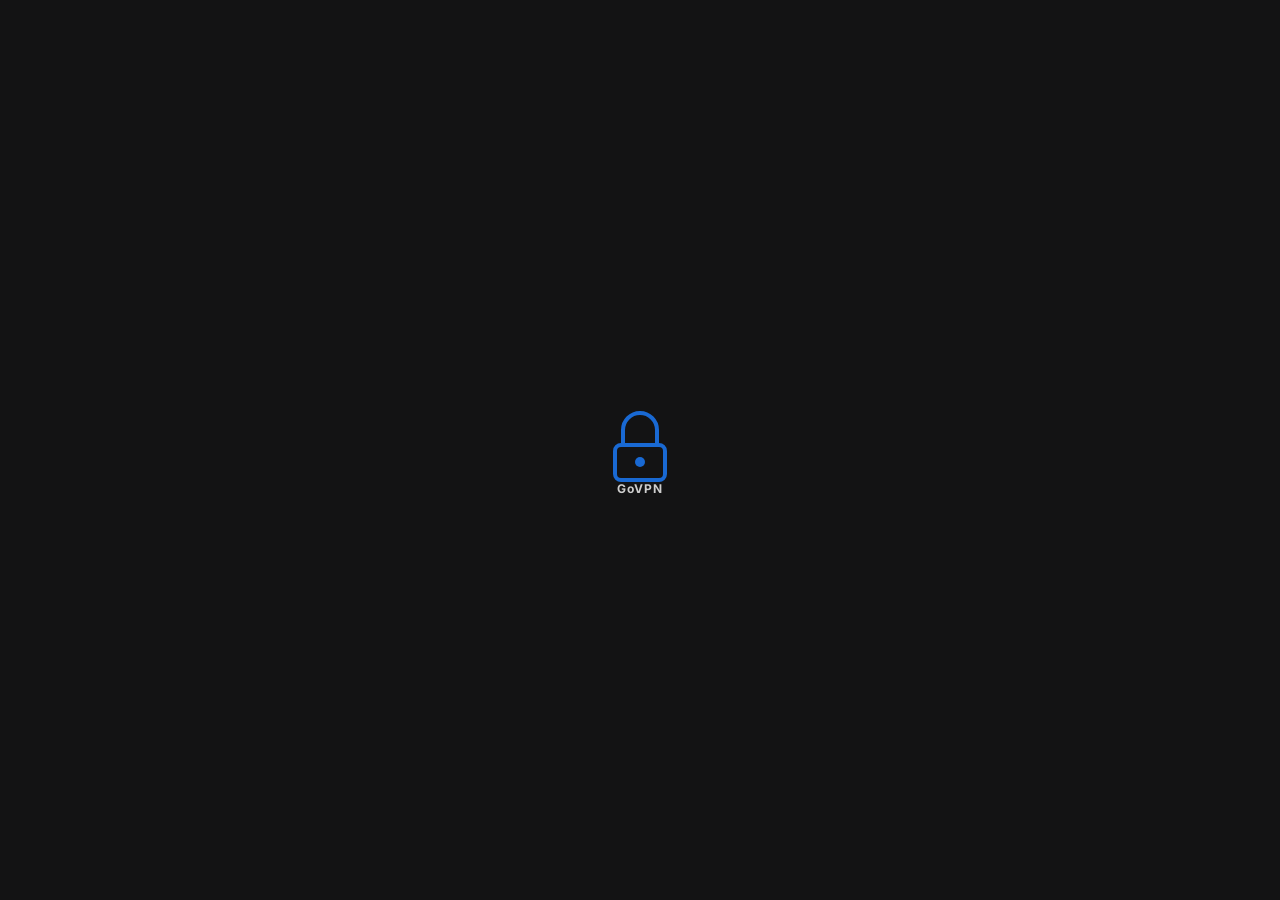
<file: GoVPN.html>
<!DOCTYPE html>
<html lang="en">
<head>
<meta charset="UTF-8">
<meta name="viewport" content="width=device-width, initial-scale=1.0, maximum-scale=1.0, user-scalable=no">
<meta name="theme-color" content="#131314">
<title>GoVPN</title>
<link rel="preconnect" href="https://fonts.googleapis.com">
<link rel="preconnect" href="https://fonts.gstatic.com" crossorigin>
<link href="https://fonts.googleapis.com/css2?family=Inter:wght@400;500;600;700&display=swap" rel="stylesheet">
<style>
*, *::before, *::after {
  box-sizing: border-box;
  margin: 0;
  padding: 0;
}

:root {
  --bg: #131314;
  --text: #e3e3e3;
  --sidebar: #1e1f20;
  --content-bg: #131314;
  --border: #444746;
  --primary: #1a73e8;
  --active-item: #333537;
  --modal-bg: #1e1f20;
  --warning-gray: #70757a;
}

html, body {
  height: 100%;
  overflow: hidden;
}

body {
  font-family: "Inter", "Segoe UI", Roboto, sans-serif;
  background: var(--bg);
  color: var(--text);
  -webkit-font-smoothing: antialiased;
  -moz-osx-font-smoothing: grayscale;
  max-width: 768px;
  margin: 0 auto;
  position: relative;
}

.splash {
  position: fixed;
  inset: 0;
  background: #131314;
  display: flex;
  align-items: center;
  justify-content: center;
  z-index: 99999;
  transition: opacity 0.5s ease;
}

.splash.hidden {
  opacity: 0;
  pointer-events: none;
}

.splash svg {
  width: 100px;
  height: 100px;
  opacity: 0;
  transition: opacity 0.5s ease;
}

.splash svg.visible {
  opacity: 0.9;
}

.app-container {
  display: flex;
  flex-direction: column;
  height: 100dvh;
  position: relative;
  overflow: hidden;
}

.topbar {
  display: flex;
  flex-direction: column;
  padding: 12px 16px 0;
  flex-shrink: 0;
  z-index: 10;
}

.lock-icon {
  width: 38px;
  height: 38px;
  display: flex;
  align-items: center;
  justify-content: center;
}

.lock-icon svg {
  width: 24px;
  height: 24px;
  fill: none;
  stroke: #ff4d4d;
  stroke-width: 2.5;
  stroke-linecap: round;
  stroke-linejoin: round;
}

.topbar-title {
  font-size: 14px;
  font-weight: 600;
  color: #ff4d4d;
  letter-spacing: 0.3px;
}

.topbar-pill {
  display: flex;
  align-items: center;
  gap: 6px;
  background: var(--sidebar);
  border: 1px solid var(--border);
  border-radius: 20px;
  padding: 4px 12px;
  font-size: 11px;
  font-weight: 500;
  color: var(--text);
  white-space: nowrap;
  margin: 0 auto;
}

.topbar-pill .pill-divider {
  color: var(--border);
  font-weight: 300;
}

.topbar-pill.na {
  color: var(--warning-gray);
}

.topbar-row {
  display: flex;
  align-items: center;
  justify-content: space-between;
  width: 100%;
}

.topbar-bottom {
  display: flex;
  justify-content: center;
  padding: 0 16px 8px;
  width: 100%;
}

.icon-btn {
  background: transparent;
  border: none;
  color: var(--warning-gray);
  width: 38px;
  height: 38px;
  border-radius: 50%;
  display: flex;
  align-items: center;
  justify-content: center;
  cursor: pointer;
  transition: color 0.2s ease;
}

.icon-btn:hover {
  background: var(--active-item);
  color: var(--text);
}

.icon-btn svg {
  width: 22px;
  height: 22px;
}

.network-banner {
  display: none;
  align-items: center;
  justify-content: space-between;
  padding: 12px 16px;
  background: var(--sidebar);
  border: 1px solid var(--border);
  color: var(--text);
  font-size: 14px;
  font-weight: 500;
  gap: 12px;
  flex-shrink: 0;
}

.network-banner.show {
  display: flex;
}

.network-banner span {
  flex: 1;
  line-height: 1.4;
}

.network-banner button {
  background: var(--primary);
  border: none;
  color: #fff;
  font-weight: 500;
  font-size: 13px;
  padding: 6px 16px;
  border-radius: 20px;
  cursor: pointer;
  flex-shrink: 0;
  transition: filter 0.2s ease;
}

.network-banner button:hover {
  filter: brightness(0.9);
}

.content-main {
  flex: 1;
  overflow-y: auto;
  overflow-x: hidden;
  scrollbar-width: none;
  display: flex;
  flex-direction: column;
}

.content-main::-webkit-scrollbar {
  display: none;
}

.tab-content {
  display: none;
  flex-direction: column;
  height: 100%;
}

.tab-content.active {
  display: flex;
}

.home-content {
  display: flex;
  flex-direction: column;
  align-items: center;
  justify-content: center;
  flex: 1;
  padding: 24px 16px;
  gap: 24px;
}

.home-content .conn-info {
  display: flex;
  flex-direction: column;
  align-items: center;
  gap: 4px;
  font-size: 12px;
  color: var(--warning-gray);
}

.home-content .conn-info .conn-time {
  font-variant-numeric: tabular-nums;
}

.countries-content {
  display: flex;
  flex-direction: column;
  flex: 1;
  overflow: hidden;
}

.countries-content .search-wrap {
  padding: 12px 16px;
  flex-shrink: 0;
}

.countries-content .search-wrap input {
  width: 100%;
  padding: 10px 16px;
  border-radius: 12px;
  border: 1px solid var(--border);
  background: var(--sidebar);
  color: var(--text);
  font-size: 14px;
  font-family: inherit;
  outline: none;
}

.countries-content .search-wrap input:focus {
  border-color: var(--primary);
}

.countries-content .server-list {
  flex: 1;
  overflow-y: auto;
  padding: 0 16px 16px;
  scrollbar-width: none;
}

.countries-content .server-list::-webkit-scrollbar { display: none; }

.countries-content .server-item {
  display: flex;
  align-items: center;
  gap: 12px;
  padding: 12px 16px;
  border-radius: 16px;
  margin-bottom: 4px;
}

.countries-content .server-item .flag {
  font-size: 24px;
  flex-shrink: 0;
}

.countries-content .server-item .server-info {
  flex: 1;
  min-width: 0;
}

.countries-content .server-item .server-info .name {
  font-size: 14px;
  font-weight: 500;
}

.countries-content .server-item .server-info .detail {
  font-size: 11px;
  color: var(--warning-gray);
  margin-top: 2px;
}

.countries-content .no-results {
  text-align: center;
  padding: 32px 16px;
  color: var(--warning-gray);
  font-size: 14px;
}

.settings-overlay {
  display: none;
  position: fixed;
  inset: 0;
  background: rgba(0,0,0,0.4);
  backdrop-filter: blur(4px);
  z-index: 10000;
  align-items: flex-end;
  justify-content: center;
}

.settings-overlay.show { display: flex; }

.settings-modal {
  background: var(--modal-bg);
  border-radius: 28px 28px 0 0;
  width: 100%;
  max-width: 768px;
  max-height: 85vh;
  overflow-y: auto;
  padding: 24px 20px 32px;
  scrollbar-width: none;
}

.settings-modal::-webkit-scrollbar { display: none; }

.settings-modal .settings-header {
  display: flex;
  align-items: center;
  justify-content: space-between;
  margin-bottom: 24px;
}

.settings-modal .settings-header h2 {
  font-size: 1.3rem;
  font-weight: 700;
}

.settings-modal .settings-header .close-btn {
  background: var(--active-item);
  border: none;
  color: var(--text);
  width: 32px;
  height: 32px;
  border-radius: 50%;
  font-size: 18px;
  cursor: pointer;
  display: flex;
  align-items: center;
  justify-content: center;
}

.settings-modal .setting-item {
  display: flex;
  align-items: center;
  justify-content: space-between;
  padding: 16px 0;
  border-bottom: 1px solid var(--border);
}

.settings-modal .setting-item:last-child {
  border-bottom: none;
}

.settings-modal .setting-item .setting-info { flex: 1; }

.settings-modal .setting-item .setting-info .label {
  font-size: 14px;
  font-weight: 500;
}

.settings-modal .setting-item .setting-info .desc {
  font-size: 12px;
  color: var(--warning-gray);
  margin-top: 2px;
}

.toggle {
  position: relative;
  display: inline-block;
  width: 48px;
  height: 24px;
  flex-shrink: 0;
}

.toggle input { opacity: 0; width: 0; height: 0; }

.toggle .slider {
  position: absolute;
  cursor: pointer;
  inset: 0;
  background-color: var(--border);
  border-radius: 24px;
  transition: .3s;
}

.toggle .slider:before {
  position: absolute;
  content: "";
  height: 18px;
  width: 18px;
  left: 3px;
  bottom: 3px;
  background-color: #fff;
  border-radius: 50%;
  transition: .3s;
}

.toggle input:checked + .slider { background-color: var(--primary); }
.toggle input:checked + .slider:before { transform: translateX(24px); }

.bottom-nav {
  display: flex;
  align-items: center;
  justify-content: space-around;
  height: 68px;
  padding: 8px 0 env(safe-area-inset-bottom, 8px);
  background: var(--sidebar);
  border-top: 1px solid var(--border);
  flex-shrink: 0;
  z-index: 10;
}

.nav-item {
  display: flex;
  flex-direction: column;
  align-items: center;
  justify-content: center;
  gap: 4px;
  background: transparent;
  border: none;
  color: var(--warning-gray);
  cursor: pointer;
  padding: 4px 24px;
  transition: color 0.15s ease;
}

.nav-item svg {
  width: 26px;
  height: 26px;
  fill: none;
  stroke: currentColor;
  stroke-width: 2;
  stroke-linecap: round;
  stroke-linejoin: round;
}

.nav-item span {
  font-size: 11px;
  font-weight: 500;
  letter-spacing: 0.2px;
}

.nav-item.active { color: var(--primary); }
.nav-item.active span { color: var(--primary); }

@media (min-width: 769px) {
  body { background: #0a0a0b; }
  .app-container {
    max-width: 420px;
    margin: 0 auto;
    border-left: 1px solid var(--border);
    border-right: 1px solid var(--border);
    min-height: 100dvh;
  }
}
</style>
</head>
<body>

<div class="splash" id="splash">
  <svg viewBox="0 0 100 100" xmlns="http://www.w3.org/2000/svg">
    <rect x="25" y="45" width="50" height="35" rx="6" fill="none" stroke="#1a73e8" stroke-width="4" stroke-linecap="round" stroke-linejoin="round"/>
    <path d="M33 45V30a17 17 0 0 1 34 0v15" fill="none" stroke="#1a73e8" stroke-width="4" stroke-linecap="round" stroke-linejoin="round"/>
    <circle cx="50" cy="62" r="5" fill="#1a73e8"/>
    <text x="50" y="93" text-anchor="middle" font-family="Inter, sans-serif" font-size="12" font-weight="700" fill="#e3e3e3" letter-spacing="1">GoVPN</text>
  </svg>
</div>

<div class="app-container">
  <header class="topbar">
    <div class="topbar-row">
      <div class="lock-icon">
        <svg viewBox="0 0 24 24">
          <rect class="lock-body" x="5" y="11" width="14" height="10" rx="2"/>
          <path class="lock-body" d="M8 11V7a4 4 0 0 1 7.5-2"/>
          <circle class="lock-inner" cx="12" cy="16" r="1" fill="#ff4d4d" stroke="none"/>
        </svg>
      </div>
      <span class="topbar-title">Unprotected</span>
      <button class="icon-btn" id="settingsBtn" aria-label="Settings">
        <svg viewBox="0 0 24 24" fill="none" stroke="currentColor" stroke-width="2" stroke-linecap="round" stroke-linejoin="round">
          <circle cx="12" cy="12" r="3"/>
          <path d="M19.4 15a1.65 1.65 0 0 0 .33 1.82l.06.06a2 2 0 0 1-2.83 2.83l-.06-.06a1.65 1.65 0 0 0-1.82-.33 1.65 1.65 0 0 0-1 1.51V21a2 2 0 0 1-4 0v-.09A1.65 1.65 0 0 0 9 19.4a1.65 1.65 0 0 0-1.82.33l-.06.06a2 2 0 0 1-2.83-2.83l.06-.06A1.65 1.65 0 0 0 4.68 15a1.65 1.65 0 0 0-1.51-1H3a2 2 0 0 1 0-4h.09A1.65 1.65 0 0 0 4.6 9a1.65 1.65 0 0 0-.33-1.82l-.06-.06a2 2 0 0 1 2.83-2.83l.06.06A1.65 1.65 0 0 0 9 4.68a1.65 1.65 0 0 0 1-1.51V3a2 2 0 0 1 4 0v.09a1.65 1.65 0 0 0 1 1.51 1.65 1.65 0 0 0 1.82-.33l.06-.06a2 2 0 0 1 2.83 2.83l-.06.06A1.65 1.65 0 0 0 19.4 9a1.65 1.65 0 0 0 1.51 1H21a2 2 0 0 1 0 4h-.09a1.65 1.65 0 0 0-1.51 1z"/>
        </svg>
      </button>
    </div>
    <div class="topbar-bottom">
      <div class="topbar-pill na" id="locationPill">
        <span id="pillLocation">N/A</span>
        <span class="pill-divider">|</span>
        <span id="pillIp">N/A</span>
      </div>
    </div>
  </header>

  <div class="network-banner" id="networkBanner">
    <span>A network connection is required for GoVPN to work.</span>
    <button id="networkOkBtn">Ok</button>
  </div>

  <main class="content-main">
    <div class="tab-content active" id="tabHome">
      <div class="home-content">
        <div class="conn-info">
          <span class="conn-time" id="connTime"></span>
        </div>
      </div>
    </div>

    <div class="tab-content" id="tabCountries">
      <div class="countries-content">
        <div class="search-wrap">
          <input type="text" id="serverSearch" placeholder="Search countries..." autocomplete="off">
        </div>
        <div class="server-list" id="serverList"></div>
      </div>
    </div>
  </main>

  <nav class="bottom-nav">
    <button class="nav-item active" data-tab="home">
      <svg viewBox="0 0 24 24">
        <path d="M12 3L2 12h3v8h6v-6h2v6h6v-8h3L12 3z"/>
      </svg>
      <span>Home</span>
    </button>
    <button class="nav-item" data-tab="countries">
      <svg viewBox="0 0 24 24">
        <circle cx="12" cy="12" r="10"/>
        <path d="M2 12h20"/>
        <path d="M12 2a15.3 15.3 0 0 1 4 10 15.3 15.3 0 0 1-4 10 15.3 15.3 0 0 1-4-10 15.3 15.3 0 0 1 4-10z"/>
      </svg>
      <span>Countries</span>
    </button>
  </nav>
</div>

<div class="settings-overlay" id="settingsOverlay">
  <div class="settings-modal">
    <div class="settings-header">
      <h2>Settings</h2>
      <button class="close-btn" id="settingsClose">&times;</button>
    </div>
    <div class="setting-item">
      <div class="setting-info">
        <div class="label">Kill Switch</div>
        <div class="desc">Block internet if VPN drops</div>
      </div>
      <label class="toggle">
        <input type="checkbox" id="killSwitch">
        <span class="slider"></span>
      </label>
    </div>
    <div class="setting-item">
      <div class="setting-info">
        <div class="label">DNS Leak Protection</div>
        <div class="desc">Use GoVPN DNS servers</div>
      </div>
      <label class="toggle">
        <input type="checkbox" id="dnsProtection" checked>
        <span class="slider"></span>
      </label>
    </div>
    <div class="setting-item">
      <div class="setting-info">
        <div class="label">Auto-Connect</div>
        <div class="desc">Connect on app start</div>
      </div>
      <label class="toggle">
        <input type="checkbox" id="autoConnect">
        <span class="slider"></span>
      </label>
    </div>
    <div class="setting-item">
      <div class="setting-info">
        <div class="label">Protocol</div>
        <div class="desc">WireGuard / OpenVPN</div>
      </div>
      <div style="font-size:13px;color:var(--warning-gray);">WireGuard</div>
    </div>
    <div class="setting-item">
      <div class="setting-info">
        <div class="label">App Version</div>
        <div class="desc">GoVPN 1.0.0</div>
      </div>
    </div>
  </div>
</div>

<script>
(function() {
  var splash = document.getElementById('splash');
  var splashSvg = splash.querySelector('svg');
  setTimeout(function() { splashSvg.classList.add('visible'); }, 300);
  setTimeout(function() { splash.classList.add('hidden'); }, 2800);

  var netBanner = document.getElementById('networkBanner');
  var netOk = document.getElementById('networkOkBtn');
  function showNetBanner() { if (!navigator.onLine) netBanner.classList.add('show'); }
  function hideNetBanner() { netBanner.classList.remove('show'); }
  netOk.addEventListener('click', hideNetBanner);
  window.addEventListener('online', hideNetBanner);
  setInterval(showNetBanner, 60000);

  var servers = [
    { code: 'US', name: 'United States', flag: '\u{1F1FA}\u{1F1F8}', ip: '45.32.108.36', protocol: 'WireGuard' },
    { code: 'GB', name: 'United Kingdom', flag: '\u{1F1EC}\u{1F1E7}', ip: '37.120.210.137', protocol: 'WireGuard' },
    { code: 'CA', name: 'Canada', flag: '\u{1F1E8}\u{1F1E6}', ip: '147.135.10.89', protocol: 'WireGuard' },
    { code: 'DE', name: 'Germany', flag: '\u{1F1E9}\u{1F1EA}', ip: '46.4.90.244', protocol: 'OpenVPN' },
    { code: 'FR', name: 'France', flag: '\u{1F1EB}\u{1F1F7}', ip: '51.15.242.17', protocol: 'WireGuard' },
    { code: 'NL', name: 'Netherlands', flag: '\u{1F1F3}\u{1F1F1}', ip: '45.32.108.36', protocol: 'WireGuard' },
    { code: 'JP', name: 'Japan', flag: '\u{1F1EF}\u{1F1F5}', ip: '45.76.114.126', protocol: 'OpenVPN' },
    { code: 'AU', name: 'Australia', flag: '\u{1F1E6}\u{1F1FA}', ip: '45.77.44.51', protocol: 'WireGuard' },
    { code: 'SG', name: 'Singapore', flag: '\u{1F1F8}\u{1F1EC}', ip: '139.162.123.108', protocol: 'WireGuard' },
    { code: 'BR', name: 'Brazil', flag: '\u{1F1E7}\u{1F1F7}', ip: '177.54.22.14', protocol: 'OpenVPN' },
    { code: 'IN', name: 'India', flag: '\u{1F1EE}\u{1F1F3}', ip: '139.59.33.25', protocol: 'WireGuard' },
    { code: 'SE', name: 'Sweden', flag: '\u{1F1F8}\u{1F1EA}', ip: '176.58.32.147', protocol: 'WireGuard' },
    { code: 'NO', name: 'Norway', flag: '\u{1F1F3}\u{1F1F4}', ip: '159.89.82.47', protocol: 'OpenVPN' },
    { code: 'CH', name: 'Switzerland', flag: '\u{1F1E8}\u{1F1ED}', ip: '159.89.82.47', protocol: 'WireGuard' },
    { code: 'ZA', name: 'South Africa', flag: '\u{1F1FF}\u{1F1E6}', ip: '159.89.82.47', protocol: 'WireGuard' },
  ];

  var serverList = document.getElementById('serverList');

  function renderServers(filter) {
    var html = '';
    var filtered = filter ? servers.filter(function(s) { return s.name.toLowerCase().includes(filter.toLowerCase()); }) : servers;
    if (filtered.length === 0) {
      html = '<div class="no-results">No servers found</div>';
    } else {
      filtered.forEach(function(s) {
        html += '<div class="server-item" data-code="' + s.code + '">' +
          '<span class="flag">' + s.flag + '</span>' +
          '<div class="server-info"><div class="name">' + s.name + '</div><div class="detail">' + s.protocol + ' \u2022 ' + s.ip + '</div></div>' +
          '</div>';
      });
    }
    serverList.innerHTML = html;
  }

  renderServers('');

  document.getElementById('serverSearch').addEventListener('input', function() {
    renderServers(this.value);
  });

  var navItems = document.querySelectorAll('.nav-item');
  var tabContents = document.querySelectorAll('.tab-content');
  var topbarItems = document.querySelectorAll('.lock-icon, .topbar-title, .icon-btn, .topbar-bottom');

  navItems.forEach(function(item) {
    item.addEventListener('click', function() {
      navItems.forEach(function(n) { n.classList.remove('active'); });
      this.classList.add('active');
      var tab = this.dataset.tab;
      tabContents.forEach(function(t) { t.classList.remove('active'); });
      document.getElementById('tab' + tab.charAt(0).toUpperCase() + tab.slice(1)).classList.add('active');
      topbarItems.forEach(function(el) { el.style.display = tab === 'home' ? '' : 'none'; });
    });
  });

  var settingsOverlay = document.getElementById('settingsOverlay');
  var settingsBtn = document.getElementById('settingsBtn');
  var settingsClose = document.getElementById('settingsClose');

  settingsBtn.addEventListener('click', function() { settingsOverlay.classList.add('show'); });
  settingsClose.addEventListener('click', function() { settingsOverlay.classList.remove('show'); });
  settingsOverlay.addEventListener('click', function(e) { if (e.target === this) this.classList.remove('show'); });
})();
</script>
</body>
</html>
</file>
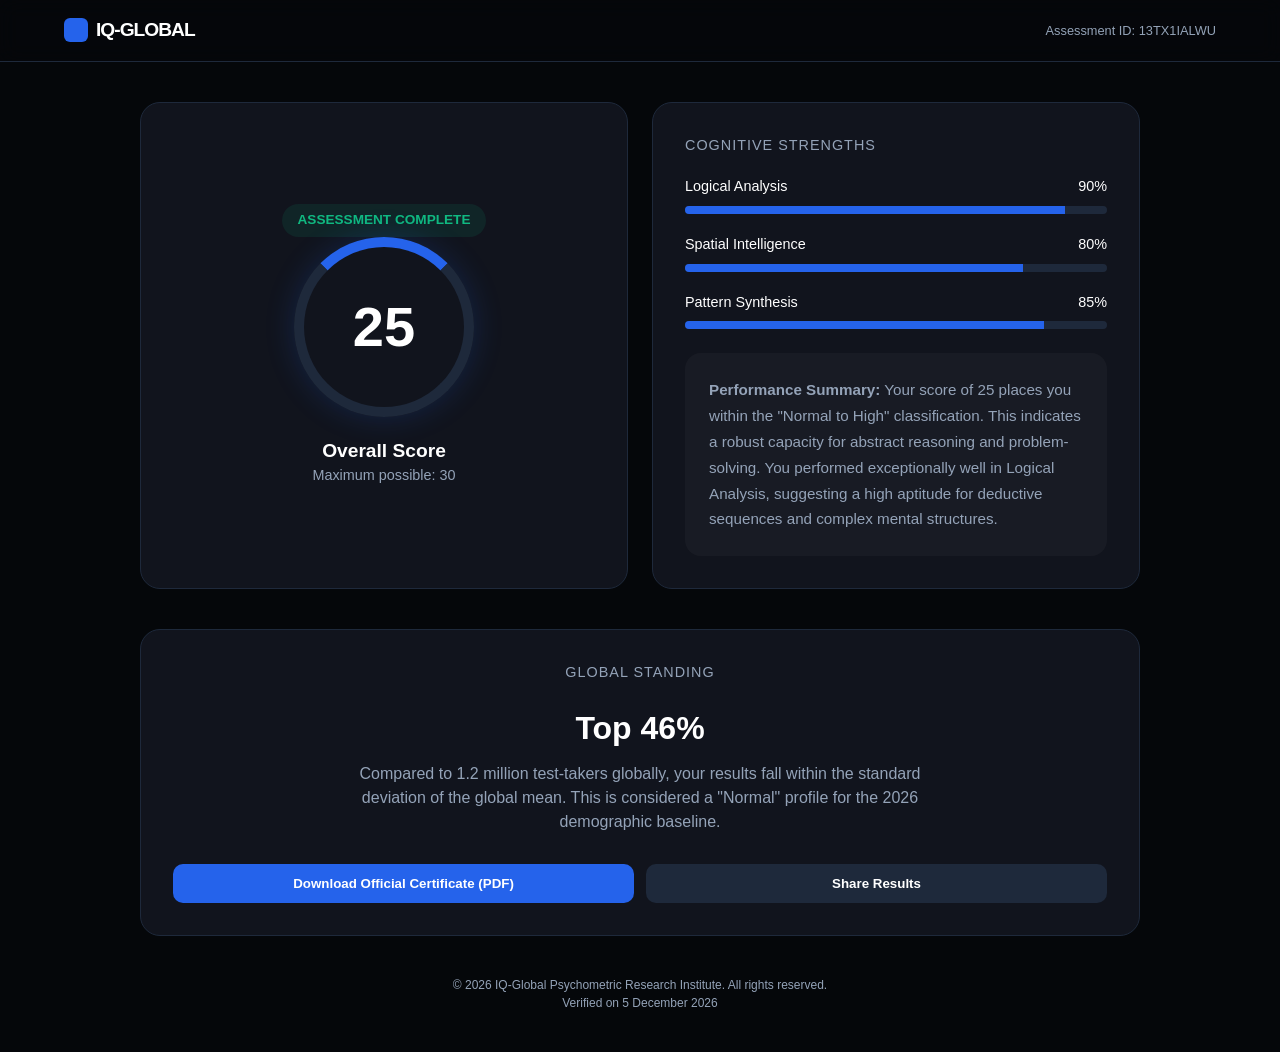
<file: IQ.html>
<!DOCTYPE html>
<html lang="en-GB">
<head>
    <meta charset="UTF-8">
    <meta name="viewport" content="width=device-width, initial-scale=1.0">
    <title>Results Dashboard | Global Intelligence Quotient Test</title>
    <style>
        :root {
            --bg-deep: #05070a;
            --bg-card: #11141d;
            --accent-blue: #2563eb;
            --accent-glow: #3b82f6;
            --text-primary: #ffffff;
            --text-muted: #94a3b8;
            --success: #10b981;
            --border: #1e293b;
        }

        body {
            font-family: 'Inter', -apple-system, sans-serif;
            background-color: var(--bg-deep);
            color: var(--text-primary);
            margin: 0;
            line-height: 1.5;
        }

        /* Nav Bar */
        nav {
            padding: 1rem 5%;
            border-bottom: 1px solid var(--border);
            display: flex;
            justify-content: space-between;
            align-items: center;
            background: rgba(5, 7, 10, 0.8);
            backdrop-filter: blur(10px);
            position: sticky;
            top: 0;
            z-index: 100;
        }

        .logo {
            font-weight: 800;
            letter-spacing: -1px;
            font-size: 1.2rem;
            display: flex;
            align-items: center;
            gap: 8px;
        }

        .logo-icon {
            width: 24px;
            height: 24px;
            background: var(--accent-blue);
            border-radius: 6px;
        }

        /* Main Container */
        .dashboard {
            max-width: 1000px;
            margin: 40px auto;
            padding: 0 20px;
        }

        .hero-result {
            display: grid;
            grid-template-columns: 1fr 1fr;
            gap: 24px;
            margin-bottom: 40px;
        }

        .card {
            background: var(--bg-card);
            border-radius: 20px;
            padding: 32px;
            border: 1px solid var(--border);
        }

        .score-display {
            text-align: center;
            display: flex;
            flex-direction: column;
            justify-content: center;
            align-items: center;
        }

        .score-circle {
            width: 160px;
            height: 160px;
            border-radius: 50%;
            border: 10px solid var(--border);
            border-top-color: var(--accent-blue);
            display: flex;
            align-items: center;
            justify-content: center;
            margin-bottom: 20px;
            box-shadow: 0 0 30px rgba(37, 99, 235, 0.2);
        }

        .score-number {
            font-size: 3.5rem;
            font-weight: 800;
        }

        .status-pill {
            background: rgba(16, 185, 129, 0.1);
            color: var(--success);
            padding: 6px 16px;
            border-radius: 100px;
            font-size: 0.85rem;
            font-weight: 600;
            text-transform: uppercase;
        }

        /* Breakdown Progress Bars */
        .breakdown-title {
            font-size: 0.9rem;
            color: var(--text-muted);
            margin-bottom: 20px;
            text-transform: uppercase;
            letter-spacing: 1px;
        }

        .metric { margin-bottom: 20px; }
        .metric-header {
            display: flex;
            justify-content: space-between;
            font-size: 0.9rem;
            margin-bottom: 8px;
        }
        .bar-bg {
            height: 8px;
            background: var(--border);
            border-radius: 4px;
            overflow: hidden;
        }
        .bar-fill {
            height: 100%;
            background: var(--accent-blue);
        }

        /* Summary Paragraph */
        .summary-box {
            margin-top: 24px;
            padding: 24px;
            background: rgba(255,255,255,0.03);
            border-radius: 16px;
            font-size: 0.95rem;
            color: var(--text-muted);
            line-height: 1.7;
        }

        .btn-group {
            display: flex;
            gap: 12px;
            margin-top: 30px;
        }

        .btn {
            padding: 12px 24px;
            border-radius: 10px;
            font-weight: 600;
            cursor: pointer;
            border: none;
            flex: 1;
            transition: 0.2s;
        }

        .btn-primary { background: var(--accent-blue); color: white; }
        .btn-secondary { background: var(--border); color: white; }
        .btn:hover { opacity: 0.9; transform: translateY(-2px); }

        @media (max-width: 768px) {
            .hero-result { grid-template-columns: 1fr; }
        }
    </style>
</head>
<body>

    <nav>
        <div class="logo">
            <div class="logo-icon"></div>
            IQ-GLOBAL
        </div>
        <div style="font-size: 0.8rem; color: var(--text-muted);">Assessment ID: <span id="id-val"></span></div>
    </nav>

    <div class="dashboard">
        <div class="hero-result">
            <div class="card score-display">
                <div class="status-pill">Assessment Complete</div>
                <div class="score-circle">
                    <div class="score-number">25</div>
                </div>
                <div style="font-size: 1.2rem; font-weight: 600;">Overall Score</div>
                <div style="color: var(--text-muted); font-size: 0.9rem;">Maximum possible: 30</div>
            </div>

            <div class="card">
                <div class="breakdown-title">Cognitive Strengths</div>
                
                <div class="metric">
                    <div class="metric-header"><span>Logical Analysis</span><span>90%</span></div>
                    <div class="bar-bg"><div class="bar-fill" style="width: 90%;"></div></div>
                </div>

                <div class="metric">
                    <div class="metric-header"><span>Spatial Intelligence</span><span>80%</span></div>
                    <div class="bar-bg"><div class="bar-fill" style="width: 80%;"></div></div>
                </div>

                <div class="metric">
                    <div class="metric-header"><span>Pattern Synthesis</span><span>85%</span></div>
                    <div class="bar-bg"><div class="bar-fill" style="width: 85%;"></div></div>
                </div>

                <div class="summary-box">
                    <strong>Performance Summary:</strong> Your score of 25 places you within the "Normal to High" classification. This indicates a robust capacity for abstract reasoning and problem-solving. You performed exceptionally well in Logical Analysis, suggesting a high aptitude for deductive sequences and complex mental structures.
                </div>
            </div>
        </div>

        <div class="card" style="text-align: center;">
            <div class="breakdown-title">Global Standing</div>
            <div style="font-size: 2rem; font-weight: 700; margin: 10px 0;">Top 46%</div>
            <p style="color: var(--text-muted); max-width: 600px; margin: 0 auto 20px auto;">
                Compared to 1.2 million test-takers globally, your results fall within the standard deviation of the global mean. This is considered a "Normal" profile for the 2026 demographic baseline.
            </p>
            
            <div class="btn-group">
                <button class="btn btn-primary">Download Official Certificate (PDF)</button>
                <button class="btn btn-secondary">Share Results</button>
            </div>
        </div>

        <div style="text-align: center; margin-top: 40px; color: var(--text-muted); font-size: 0.75rem;">
            &copy; 2026 IQ-Global Psychometric Research Institute. All rights reserved.<br>
            <span id="date-footer"></span>
        </div>
    </div>

    <script>
        // Set dynamic ID and Date
        document.getElementById('id-val').innerText = Math.random().toString(36).substring(2, 12).toUpperCase();
        const options = { year: 'numeric', month: 'long', day: 'numeric' };
        document.getElementById('date-footer').innerText = "Verified on " + new Date().toLocaleDateString('en-GB', options);
    </script>
</body>
</html>
</file>
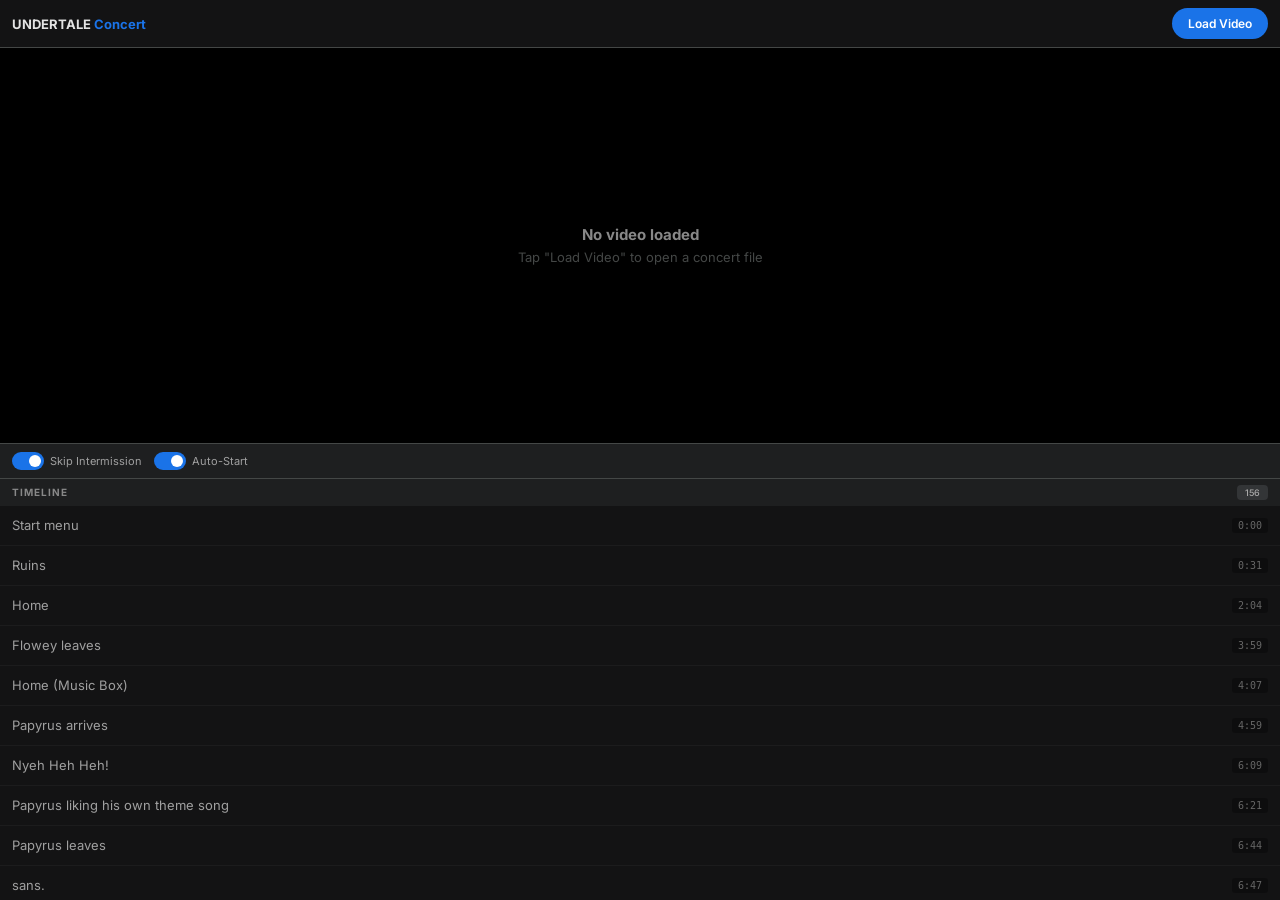
<file: undertalestream.html>
<!DOCTYPE html>
<html lang="en">
<head>
<meta charset="UTF-8">
<meta name="viewport" content="width=device-width, initial-scale=1.0, maximum-scale=1.0, user-scalable=no">
<title>UNDERTALE Concert Monitor</title>
<link href="https://fonts.googleapis.com/css2?family=Inter:wght@400;500;600;700&display=swap" rel="stylesheet">
<style>
* { box-sizing: border-box; margin: 0; padding: 0; }
:root {
  --bg: #131314;
  --text: #e3e3e3;
  --surface: #1e1f20;
  --border: #444746;
  --primary: #1a73e8;
  --active: #333537;
}
html, body { height: 100%; overflow: hidden; }
body {
  font-family: Inter, system-ui, sans-serif;
  background: var(--bg);
  color: var(--text);
  display: flex;
  flex-direction: column;
  -webkit-text-size-adjust: 100%;
}
header {
  display: flex;
  align-items: center;
  justify-content: space-between;
  gap: 8px;
  padding: 8px 12px;
  border-bottom: 1px solid var(--border);
  background: var(--bg);
  flex-shrink: 0;
}
header h1 {
  font-size: 13px;
  font-weight: 700;
  white-space: nowrap;
  overflow: hidden;
  text-overflow: ellipsis;
}
header h1 span { color: var(--primary); }
.load-btn {
  flex-shrink: 0;
  background: var(--primary);
  color: #fff;
  border: none;
  padding: 8px 16px;
  border-radius: 20px;
  font-size: 12px;
  font-weight: 600;
  cursor: pointer;
  -webkit-tap-highlight-color: transparent;
}
#videoWrap {
  flex: 1;
  display: flex;
  align-items: center;
  justify-content: center;
  background: #000;
  min-height: 0;
  position: relative;
}
#mainVideo {
  width: 100%;
  height: 100%;
  max-height: 100%;
  object-fit: contain;
  background: #000;
  display: block;
}
#mainVideo.hidden { display: none; }
#placeholder {
  color: var(--border);
  font-size: 13px;
  text-align: center;
  padding: 20px;
  line-height: 1.6;
}
#placeholder strong { display: block; font-size: 15px; color: #888; }
.controls {
  flex-shrink: 0;
  padding: 8px 12px;
  border-top: 1px solid var(--border);
  background: var(--surface);
  display: flex;
  flex-wrap: wrap;
  align-items: center;
  gap: 6px 14px;
}
.toggle-row {
  display: flex;
  align-items: center;
  gap: 12px;
}
.toggle {
  display: flex;
  align-items: center;
  gap: 6px;
  cursor: pointer;
  font-size: 11px;
  color: #a0a0a0;
  -webkit-tap-highlight-color: transparent;
  user-select: none;
}
.toggle input { display: none; }
.toggle-knob {
  width: 32px;
  height: 18px;
  background: #333537;
  border-radius: 10px;
  position: relative;
  transition: .2s;
  flex-shrink: 0;
}
.toggle-knob::after {
  content: '';
  position: absolute;
  width: 12px;
  height: 12px;
  background: #71717a;
  border-radius: 50%;
  top: 3px;
  left: 3px;
  transition: .2s;
}
.toggle input:checked + .toggle-knob { background: var(--primary); }
.toggle input:checked + .toggle-knob::after { background: #fff; transform: translateX(14px); }
.timeline-header {
  display: flex;
  justify-content: space-between;
  align-items: center;
  padding: 6px 12px;
  border-top: 1px solid var(--border);
  background: var(--surface);
  flex-shrink: 0;
  font-size: 10px;
  text-transform: uppercase;
  letter-spacing: .1em;
  color: #888;
  font-weight: 700;
}
.timeline-header span:last-child {
  font-size: 9px;
  background: var(--active);
  padding: 2px 8px;
  border-radius: 4px;
  color: #aaa;
  font-weight: 500;
  letter-spacing: 0;
}
#timestampList {
  flex: 1;
  overflow-y: auto;
  -webkit-overflow-scrolling: touch;
  background: var(--bg);
  min-height: 0;
}
.track-item {
  display: flex;
  justify-content: space-between;
  align-items: center;
  gap: 8px;
  padding: 8px 12px;
  border-bottom: 1px solid rgba(255,255,255,.04);
  font-size: 13px;
  color: #a0a0a0;
  cursor: pointer;
  -webkit-tap-highlight-color: transparent;
  transition: background .15s;
  min-height: 40px;
}
.track-item:active { background: var(--active); }
.track-item.active {
  background: rgba(26,115,232,.12) !important;
  border-left: 3px solid var(--primary);
  color: #fff;
}
.track-item.active .track-time {
  background: var(--primary);
  color: #fff;
}
.track-item .track-label {
  overflow: hidden;
  text-overflow: ellipsis;
  white-space: nowrap;
  line-height: 1.3;
}
.track-item .track-time {
  flex-shrink: 0;
  font-size: 10px;
  font-family: monospace;
  background: rgba(0,0,0,.3);
  padding: 2px 6px;
  border-radius: 3px;
  color: #666;
}
.track-header-item {
  font-size: 10px;
  font-weight: 700;
  text-transform: uppercase;
  letter-spacing: .08em;
  color: var(--primary);
  background: var(--surface);
  border-bottom: 1px solid var(--border);
  padding: 8px 12px;
  position: sticky;
  top: 0;
  z-index: 2;
  cursor: default;
  min-height: 34px;
}
::-webkit-scrollbar { width: 4px; }
::-webkit-scrollbar-track { background: transparent; }
::-webkit-scrollbar-thumb { background: var(--border); border-radius: 4px; }
</style>
</head>
<body>

<header>
  <h1>UNDERTALE <span>Concert</span></h1>
  <label class="load-btn">
    Load Video
    <input type="file" id="videoInput" class="hidden" accept="video/mp4" style="display:none">
  </label>
</header>

<div id="videoWrap">
  <video id="mainVideo" class="hidden" controls preload="metadata"></video>
  <div id="placeholder">
    <strong>No video loaded</strong>
    Tap "Load Video" to open a concert file
  </div>
</div>

<div class="controls">
  <div class="toggle-row">
    <label class="toggle">
      <input type="checkbox" id="autoSkip" checked>
      <span class="toggle-knob"></span>
      Skip Intermission
    </label>
    <label class="toggle">
      <input type="checkbox" id="autoStart" checked>
      <span class="toggle-knob"></span>
      Auto-Start
    </label>
  </div>
</div>

<div class="timeline-header">
  <span>Timeline</span>
  <span id="trackCount">0</span>
</div>

<div id="timestampList"></div>

<script>
const rawTimestamps = `0:00 - Start menu
0:31 - Ruins
2:04 - Home
3:59 - Flowey leaves
4:07 - Home (Music Box)
4:59 - Papyrus arrives
6:09 - Nyeh Heh Heh!
6:21 - Papyrus liking his own theme song
6:44 - Papyrus leaves
6:47 - sans.
7:38 - Snowy
8:12 - Flowey arrived back
9:10 - Toby arrives
9:22 - Snowdin Town
10:09 - Flowey leaves #2
10:38 - Shop
11:14 - Toriel and Frisk arrives
11:29 - Quiet Water
12:01 - Temmie Village
12:09 - Toriel leaves because she receives a phone call
12:59 - Hotel
13:14 - Flowey arrived back #2
14:25 - Toby decided to sit next to Frisk
14:27 - It's Raining Somewhere Else
15:10 - Toriel arrived back and moved to sit on the other side because Toby's sitting on her seat + Flowey leaves #3
16:19 - Toby leaves
17:17 - CORE
17:32 - Papyrus arrived back and chat with Toriel for some time
19:38 - Papyrus leaves #2
20:03 - Uwa!! So HEATS!!?
20:05 - Toby arrived back and sits on Papyrus' seat
20:37 - Uwa!! So Temperate
21:13 - Toby leaves #2
21:32 - Uwa!! So Holiday
21:46 - Start Menu
22:18 - Ruins
22:43 - Papyrus arrived back #2
23:40 - Papyrus complains about his seat
23:50 - Home
24:22 - Toby arrived back (#2) and sits on Papyrus' head
25:40 - Papyrus notices something
25:54 - Home (Music Box)
26:46 - Toby leaves #3 + Papyrus realizes that it's nothing
27:27 - Asgore arrives
27:56 - sans.
28:39 - Asgore talks about a concert he attended.
28:47 - Nyeh Heh Heh!
29:19 - Snowy
30:17 - Papyrus leaves #3
30:26 - Toby arrived back #3
31:04 - Snowdin Town
31:14 - Alphys and Undyne arrives and chat for some time
32:20 - Shop
33:10 - Quiet Water
33:17 - Alphys and Undyne having a quick chat
33:42 - Temmie Village
34:14 - Alphys and Undyne having a quick chat #2
34:40 - Hotel
35:25 - Alphys and Undyne having a quick chat #3
36:08 - It's Raining Somewhere Else
36:24 - Toby leaves #4 + Papyrus arrived back #3
36:26 - Papyrus and Undyne saying hi each other.. two times
37:27 - Monster Kid arrives
38:53 - Mettaton and his gang arrives
38:57 - Uwa!! So HEATS!!?
39:31 - Spooktune
39:35 - When the tune plays.. Napstablook felt that
39:55 - Uwa!! So Temperate
40:22 - Lesser Dog arrives?
40:51 - Uwa!! So Holiday
41:25 - Temmie arrives (h0i tem!!)
41:29 - Fallen Down (Reprise)
41:49 - The rest of the gang (except Sans) arrives
42:44 - Papyrus notices that everybody's arrived
43:06 - (With the Papyrus font) "WAIT A SECOND!!! WHERE'S SANS!!!"
43:59 - Menu (Full)
44:06 - "SANS!!! YOU'RE GOING TO MISS IT!!!"
44:45 - Sans teleports in and chats with Papyrus real quick
45:00 - The concert will start in -1 seconds
45:03 - -- FIRST HALF OF THE CONCERT --
45:03 - EPIC INTRO
45:43 - Start of the concert
46:56 - Tuning the instruments
47:55 - Once Upon A Time
50:12 - Ruins
51:46 - Anticipation
52:07 - Enemy Approaching!
54:43 - Home
56:57 - Determination
58:36 - Heartache
1:00:40 - Fallen Down
1:02:05 - sans.
1:02:55 - Nyeh Heh Heh!
1:03:30 - Snowy
1:05:10 - Nyeh Heh Heh! (Reprise)
1:05:44 - Snowdin Town
1:07:03 - Shop
1:07:51 - Bonetrousle
1:09:20 - Waterfall
1:11:45 - Quiet Water
1:13:31 - Undyne
1:14:34 - RUN!
1:15:31 - Memory
1:16:21 - NGAAAHHHHH
1:17:42 - Spear Of Justice
1:19:41 - She's Playing Piano
1:20:34 - End of the first half
1:21:48 - -- INTERMISSION --
1:21:48 - Epic advertisement #1
1:23:23 - Nothing
1:31:14 - Epic advertisement #2
1:32:50 - Another nothing
1:41:16 - -- SECOND HALF OF THE CONCERT --
1:41:16 - Continuation of the concert
1:41:26 - Mysterious Shrine
1:42:20 - Absolutely Overfamiliar Shrine
1:45:08 - Alphys
1:46:57 - It's Showtime!
1:47:29 - Metal Crusher
1:48:23 - Spider Dance
1:50:44 - Core
1:52:25 - Death By Glamour
1:54:38 - For The Fans
1:57:22 - Undertale
2:04:34 - Bergentruckung
2:04:53 - ASGORE
2:07:28 - YOUR BEST NIGHTMARE
2:11:16 - Finale
2:13:02 - An Ending
2:16:32 - Here We Are
2:18:38 - Amalgam
2:20:27 - Small Shock
2:22:52 - Fallen Down (Reprise)
2:25:23 - Don't Give Up!
2:27:00 - Hopes And Dreams
2:30:00 - Save The World
2:32:30 - His Theme
2:35:09 - Reunited
2:39:50 - Respite
2:42:17 - Bring It In Guys!
2:46:31 - Last Goodbye
2:49:40 - Menu (Full)
2:50:38 - Prelude to Genocide
2:51:22 - Battle Against A True Hero
2:54:09 - Power of NEO
2:54:31 - Megalovania
2:57:45 - Void
2:59:30 - Menu
3:00:06 - End of the concert
3:03:01 - -- ENCORE --
3:03:01 - Start of the encore
3:03:14 - The Legend
3:05:12 - A Place Called Hometown
3:07:36 - Home
3:11:16 - End?
3:11:26 - Outro`;

const video = document.getElementById('mainVideo');
const videoInput = document.getElementById('videoInput');
const list = document.getElementById('timestampList');
const placeholder = document.getElementById('placeholder');
const autoSkip = document.getElementById('autoSkip');
const autoStart = document.getElementById('autoStart');

const CONCERT_START = 2875;
const INTER_START = 4834;
const INTER_END = 6076;

const KEY = 'undertale_concert';

function save() {
  try { localStorage.setItem(KEY, JSON.stringify({ autoSkip: autoSkip.checked, autoStart: autoStart.checked })); } catch {}
}

function load() {
  try {
    const d = JSON.parse(localStorage.getItem(KEY));
    if (d) {
      if (d.autoSkip !== undefined) autoSkip.checked = d.autoSkip;
      if (d.autoStart !== undefined) autoStart.checked = d.autoStart;
    }
  } catch {}
}

function hms(s) {
  const p = s.split(':').map(Number);
  let r = 0, m = 1;
  while (p.length) { r += m * p.pop(); m *= 60; }
  return r;
}

function init() {
  const lines = rawTimestamps.split('\n');
  let count = 0;
  for (const line of lines) {
    const m = line.match(/^(\d+:\d+(?::\d+)?)\s*-\s*(.*)/);
    if (!m) continue;
    const time = hms(m[1]);
    const label = m[2];
    const isHeader = label.includes('--');
    const div = document.createElement('div');
    div.className = isHeader ? 'track-header-item' : 'track-item';
    if (!isHeader) {
      div.innerHTML = '<span class="track-label">' + label + '</span><span class="track-time">' + m[1] + '</span>';
      div.dataset.time = time;
      div.onclick = () => { video.currentTime = time; video.play(); };
    } else {
      div.textContent = label.replace(/--/g, '').trim();
    }
    list.appendChild(div);
    count++;
  }
  document.getElementById('trackCount').textContent = count;
}

videoInput.onchange = e => {
  const f = e.target.files[0];
  if (!f) return;
  video.src = URL.createObjectURL(f);
  video.classList.remove('hidden');
  placeholder.style.display = 'none';
  video.onloadedmetadata = () => {
    if (autoStart.checked) { video.currentTime = CONCERT_START; video.play(); }
  };
};

video.ontimeupdate = () => {
  const ct = video.currentTime;
  if (autoSkip.checked && ct >= INTER_START && ct < INTER_END) { video.currentTime = INTER_END; }
  const items = list.querySelectorAll('.track-item[data-time]');
  let found = false;
  for (let i = items.length - 1; i >= 0; i--) {
    const t = parseFloat(items[i].dataset.time);
    if (!found && ct >= t) {
      if (!items[i].classList.contains('active')) {
        items[i].classList.add('active');
        items[i].scrollIntoView({ behavior: 'smooth', block: 'center' });
      }
      found = true;
    } else {
      items[i].classList.remove('active');
    }
  }
};

autoSkip.onchange = save;
autoStart.onchange = save;

window.onload = () => { load(); init(); };
</script>
</body>
</html>
</file>
